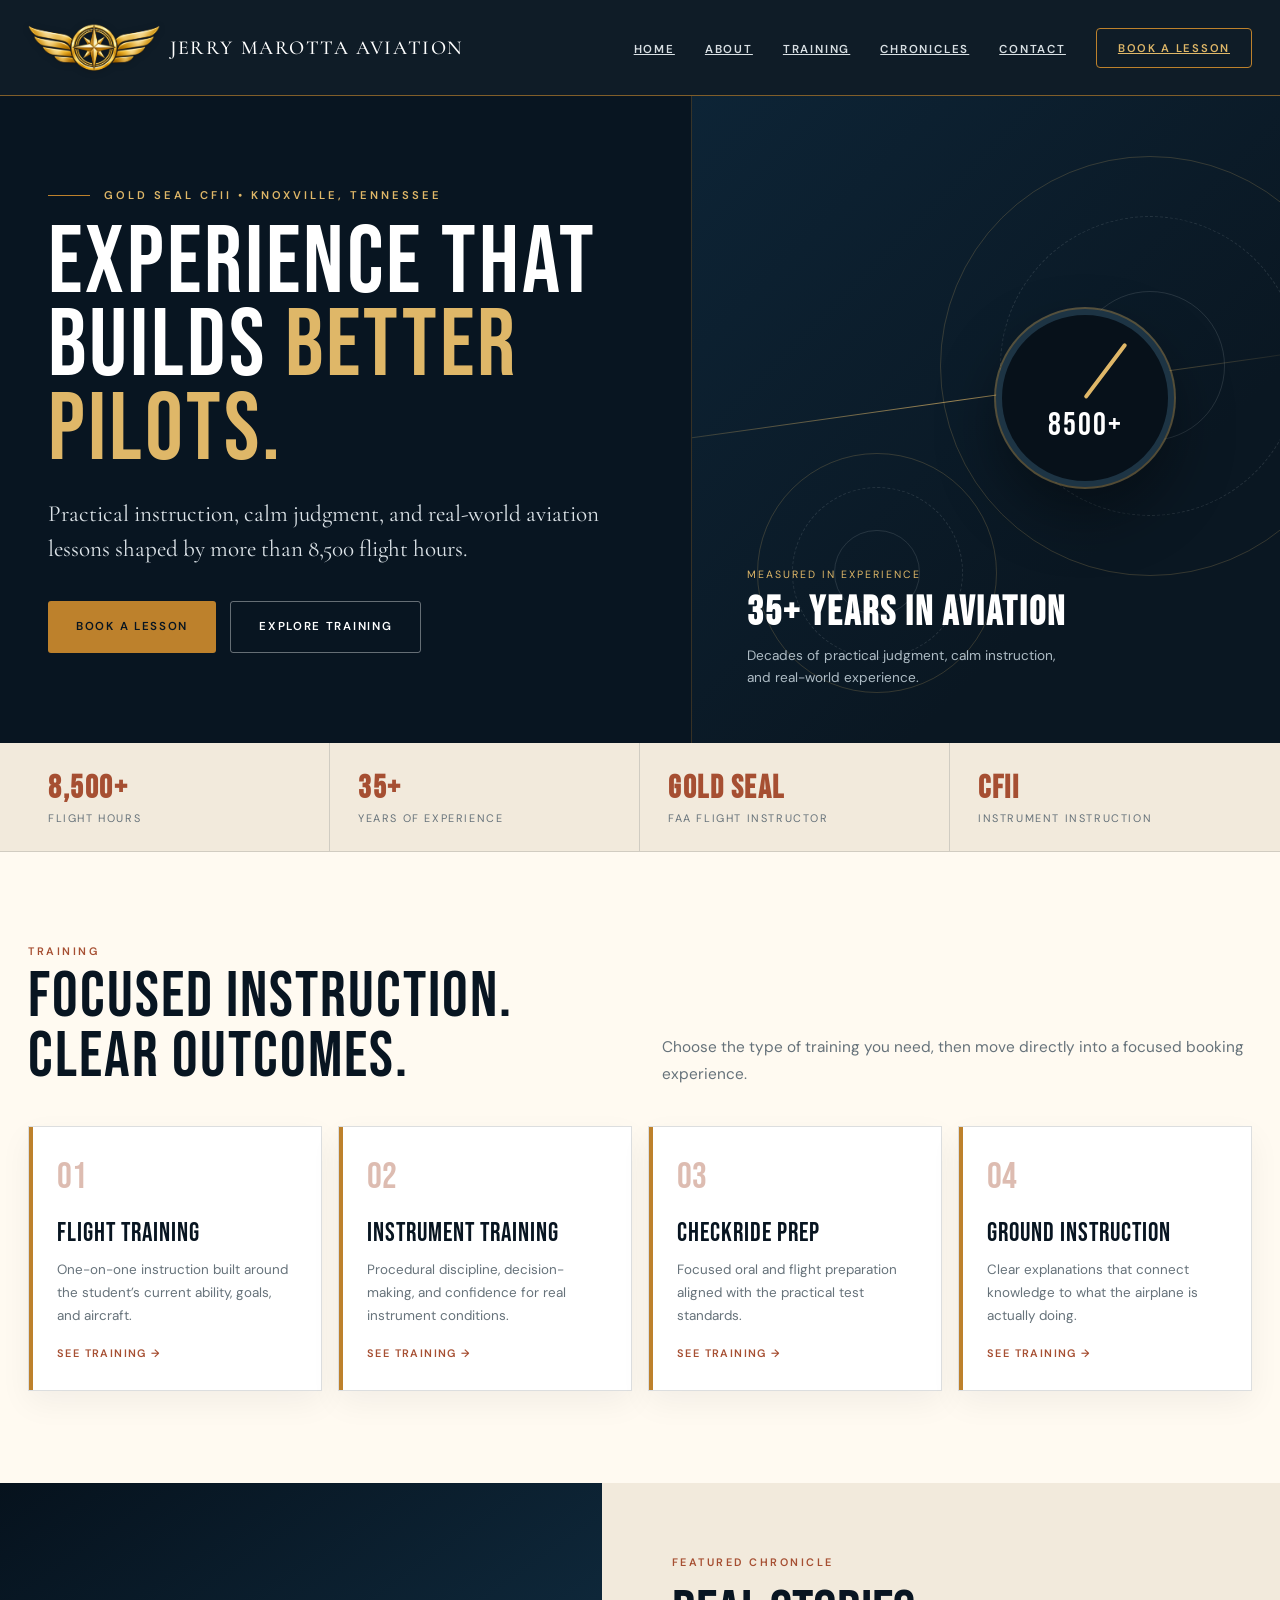
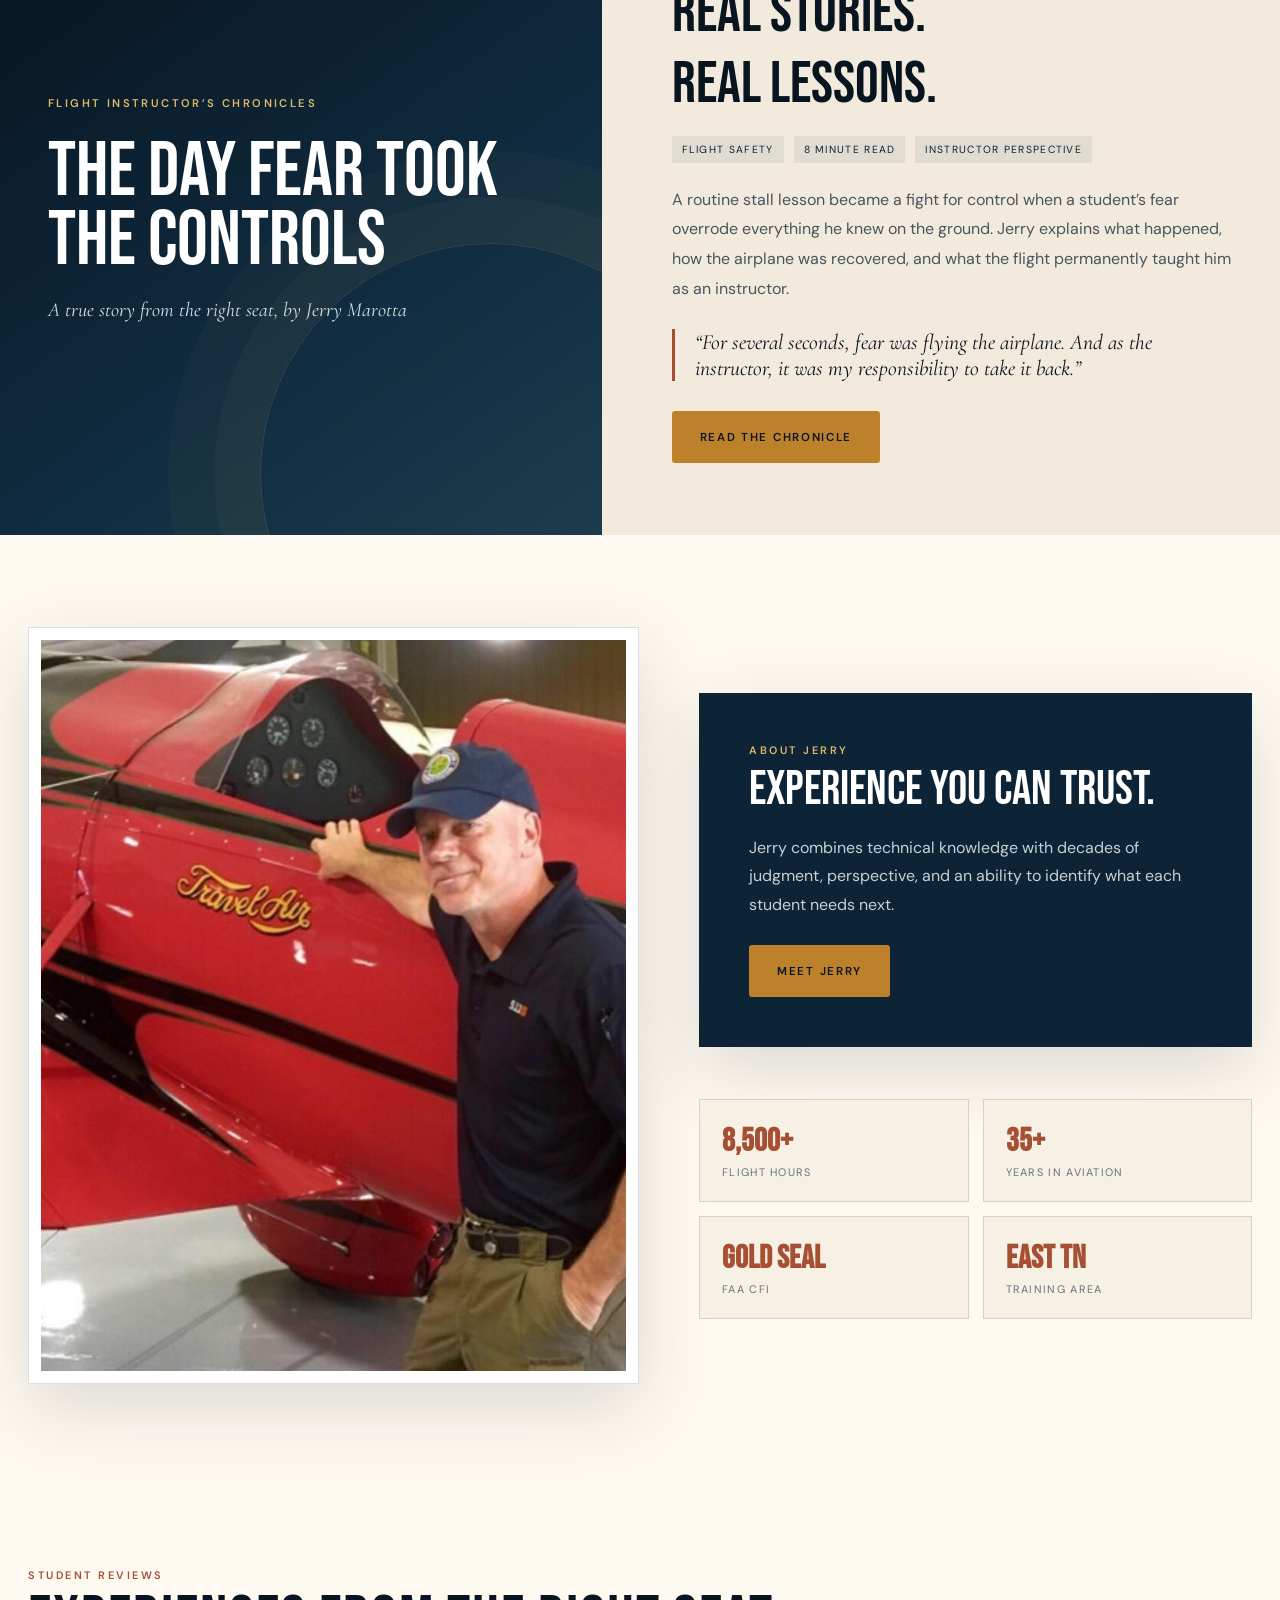
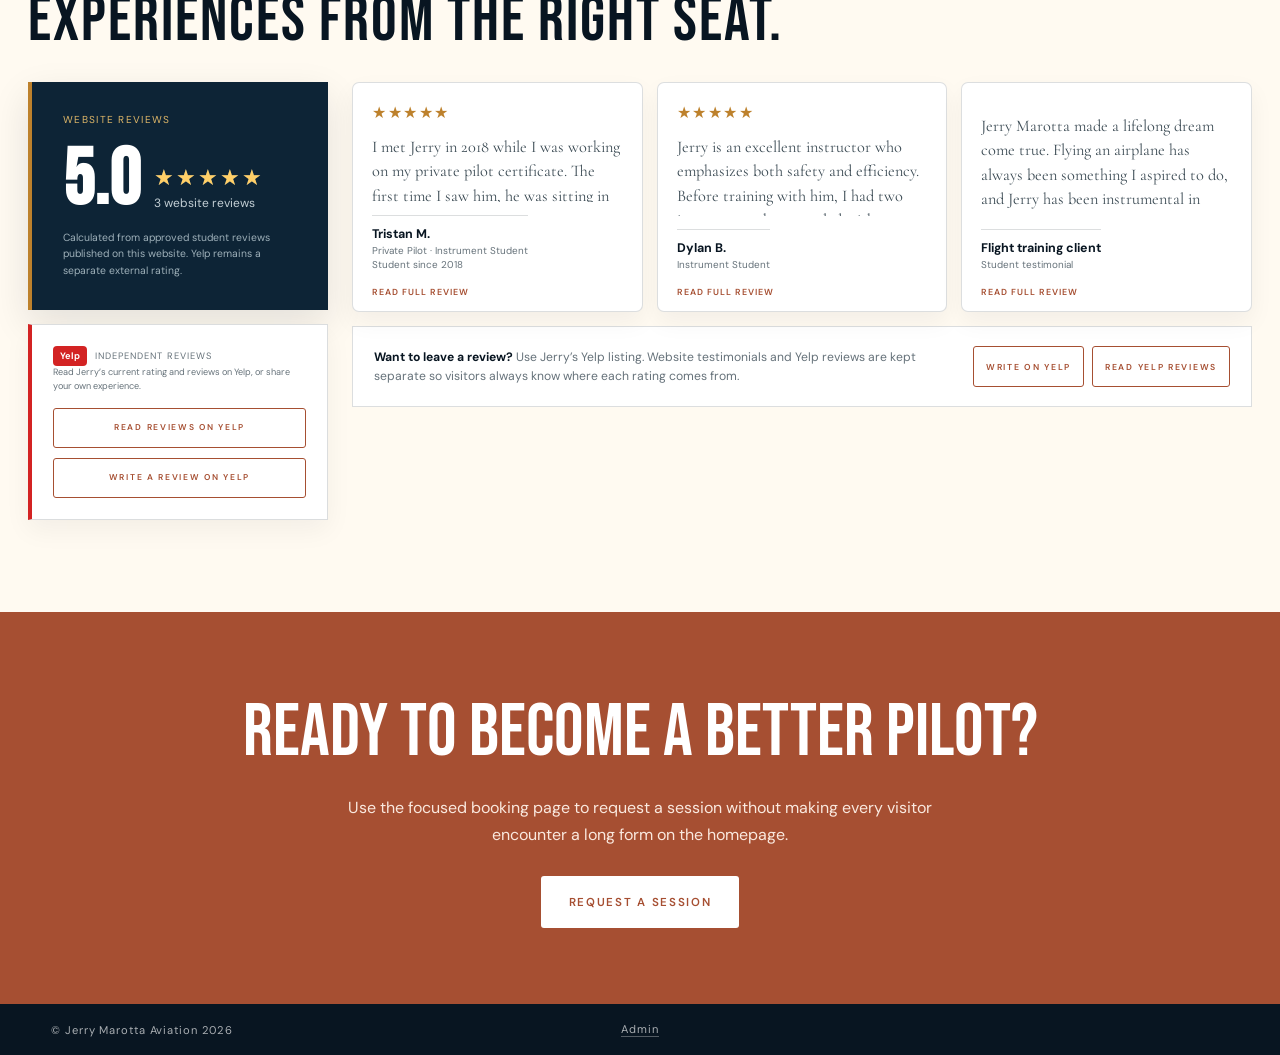
<file: index.html>
<!DOCTYPE html>
<html lang="en">
<head>
<meta charset="UTF-8">
<meta name="viewport" content="width=device-width, initial-scale=1.0, viewport-fit=cover">
<meta name="theme-color" content="#081521">
<title>Jerry Marotta | Gold Seal Flight Instructor</title>
<meta name="description" content="Gold Seal flight instruction, instrument training, checkride preparation, and Flight Instructor's Chronicles from Jerry Marotta in Knoxville, Tennessee.">
<link rel="canonical" href="https://jerrymarottaaviation.com/">
<link rel="apple-touch-icon" sizes="180x180" href="/apple-touch-icon.png">
<link rel="icon" type="image/png" sizes="32x32" href="/favicon-32x32.png">
<link rel="icon" type="image/png" sizes="16x16" href="/favicon-16x16.png">
<link rel="icon" href="/favicon.ico">
<link rel="manifest" href="/site.webmanifest">
<link rel="preconnect" href="https://fonts.googleapis.com">
<link rel="preconnect" href="https://fonts.gstatic.com" crossorigin>
<link href="https://fonts.googleapis.com/css2?family=Bebas+Neue&family=Cormorant+Garamond:ital,wght@0,500;1,500&family=DM+Sans:wght@400;500;600&display=swap" rel="stylesheet">
<link rel="stylesheet" href="/css/styles.css">
</head>
<body>
<div class="site-shell">
  <nav class="desktop-nav">
    <a class="brand" href="/" aria-label="Jerry Marotta Aviation home">
      <img class="brand-mark" src="/images/winged-compass-logo.png" alt="Jerry Marotta Aviation winged compass">
      <span class="brand-wordmark" aria-hidden="true">Jerry Marotta Aviation</span>
    </a>
    <div class="desktop-links">
      <a class="nav-btn active" href="/">Home</a>
      <a class="nav-btn" href="/about/">About</a>
      <a class="nav-btn" href="/training/">Training</a>
      <a class="nav-btn" href="/chronicles/">Chronicles</a>
      <a class="nav-btn" href="/contact/">Contact</a>
      <a class="nav-book" href="/book/">Book a Lesson</a>
    </div>
  </nav>

  <div class="mobile-top">
    <a class="brand" href="/" aria-label="Jerry Marotta Aviation home">
      <img class="brand-mark" src="/images/winged-compass-logo.png" alt="Jerry Marotta Aviation winged compass">
      <span class="brand-wordmark" aria-hidden="true">Jerry Marotta Aviation</span>
    </a>
    <button class="mobile-more-btn" id="mobile-more-btn" type="button" aria-label="Open more options" aria-expanded="false">
      <svg viewBox="0 0 24 24" aria-hidden="true"><circle cx="5" cy="12" r="1.4" fill="currentColor"/><circle cx="12" cy="12" r="1.4" fill="currentColor"/><circle cx="19" cy="12" r="1.4" fill="currentColor"/></svg>
    </button>
  </div>
  <div class="reading-progress" id="reading-progress" aria-hidden="true"><span></span></div>

  <main>
    <section class="view active" id="view-home">
      <div class="desktop-home-only">
        <div class="hero">
          <div class="hero-copy">
            <div class="eyebrow">Gold Seal CFII • Knoxville, Tennessee</div>
            <h1>Experience that builds <span>better pilots.</span></h1>
            <p class="hero-lede">Practical instruction, calm judgment, and real-world aviation lessons shaped by more than 8,500 flight hours.</p>
            <div class="hero-actions">
              <a class="btn btn-primary" href="/book/">Book a Lesson</a>
              <a class="btn btn-secondary" href="/training/">Explore Training</a>
            </div>
          </div>
          <div class="hero-visual" aria-label="Abstract aviation instrument graphic">
            <div class="horizon-line"></div>
            <div class="instrument-ring one"></div>
            <div class="instrument-ring two"></div>
            <div class="altimeter"></div>
            <div class="visual-caption"><small>Measured in experience</small><strong>35+ Years in Aviation</strong><p>Decades of practical judgment, calm instruction, and real-world experience.</p></div>
          </div>
        </div>
        <div class="credential-strip">
          <div class="credential-inner">
            <div class="credential"><strong>8,500+</strong><span>Flight Hours</span></div>
            <div class="credential"><strong>35+</strong><span>Years of Experience</span></div>
            <div class="credential"><strong>Gold Seal</strong><span>FAA Flight Instructor</span></div>
            <div class="credential"><strong>CFII</strong><span>Instrument Instruction</span></div>
          </div>
        </div>

        <section class="section training-preview">
          <div class="section-head">
            <div><div class="section-label">Training</div><h2>Focused instruction.<br>Clear outcomes.</h2></div>
            <p class="section-intro">Choose the type of training you need, then move directly into a focused booking experience.</p>
          </div>
          <div class="card-grid">
            <article class="card"><div class="card-index">01</div><h3>Flight Training</h3><p>One-on-one instruction built around the student’s current ability, goals, and aircraft.</p><a class="card-link" href="/training/">See training →</a></article>
            <article class="card"><div class="card-index">02</div><h3>Instrument Training</h3><p>Procedural discipline, decision-making, and confidence for real instrument conditions.</p><a class="card-link" href="/training/">See training →</a></article>
            <article class="card"><div class="card-index">03</div><h3>Checkride Prep</h3><p>Focused oral and flight preparation aligned with the practical test standards.</p><a class="card-link" href="/training/">See training →</a></article>
            <article class="card"><div class="card-index">04</div><h3>Ground Instruction</h3><p>Clear explanations that connect knowledge to what the airplane is actually doing.</p><a class="card-link" href="/training/">See training →</a></article>
          </div>
        </section>

        <section class="chronicle-feature">
          <div class="chronicle-cover">
            <div class="chronicle-kicker">Flight Instructor’s Chronicles</div>
            <h2>The Day Fear Took the Controls</h2>
            <div class="byline">A true story from the right seat, by Jerry Marotta</div>
          </div>
          <div class="chronicle-copy">
            <div class="section-label">Featured Chronicle</div>
            <h2 style="font-size:3.7rem;color:var(--ink)">Real stories.<br>Real lessons.</h2>
            <div class="meta"><span class="pill">Flight Safety</span><span class="pill">8 minute read</span><span class="pill">Instructor Perspective</span></div>
            <p>A routine stall lesson became a fight for control when a student’s fear overrode everything he knew on the ground. Jerry explains what happened, how the airplane was recovered, and what the flight permanently taught him as an instructor.</p>
            <div class="quote">“For several seconds, fear was flying the airplane. And as the instructor, it was my responsibility to take it back.”</div>
            <div><a class="btn btn-primary" href="/chronicles/the-day-fear-took-the-controls/">Read the Chronicle</a></div>
          </div>
        </section>

        <section class="section about-preview">
          <div class="about-photo-card">
            <img src="/images/jerry-with-plane.jpg" alt="Jerry Marotta with his Travel Air biplane">
          </div>
          <div class="about-copy-stack">
            <div class="about-panel">
              <div class="section-label" style="color:var(--gold-light)">About Jerry</div>
              <h3>Experience you can trust.</h3>
              <p>Jerry combines technical knowledge with decades of judgment, perspective, and an ability to identify what each student needs next.</p>
              <div style="margin-top:25px"><a class="btn btn-primary" href="/about/">Meet Jerry</a></div>
            </div>
            <div class="about-facts">
              <div class="fact"><strong>8,500+</strong><span>Flight Hours</span></div>
              <div class="fact"><strong>35+</strong><span>Years in Aviation</span></div>
              <div class="fact"><strong>Gold Seal</strong><span>FAA CFI</span></div>
              <div class="fact"><strong>East TN</strong><span>Training Area</span></div>
            </div>
          </div>
        </section>

        <section class="section reviews-section" aria-labelledby="reviews-heading">
          <div class="reviews-section-head">
            <div>
              <div class="section-label">Student Reviews</div>
              <h2 id="reviews-heading">Experiences from the right seat.</h2>
            </div>
          </div>

          <div class="review-system">
            <aside class="review-sidebar">
              <div class="review-summary-card">
                <div class="review-summary-label">Website reviews</div>
                <div class="review-score-row">
                  <strong class="review-average" data-review-average>5.0</strong>
                  <div>
                    <div class="review-stars" data-review-stars role="img" aria-label="5.0 out of 5 stars"><span class="review-stars-base">★★★★★</span><span class="review-stars-fill">★★★★★</span></div>
                    <div class="review-count" data-review-count>2 website reviews</div>
                  </div>
                </div>
                <p class="review-disclosure">Calculated from approved student reviews published on this website. Yelp remains a separate external rating.</p>
              </div>
              <div class="yelp-rating-card">
                <div class="yelp-rating-source"><strong>Yelp</strong><span>Live external rating</span></div>
                <div class="yelp-rating-row">
                  <strong class="yelp-live-score" data-yelp-live-rating>—</strong>
                  <div><div class="yelp-live-stars" data-yelp-live-stars role="img" aria-label="Yelp rating unavailable"><span class="yelp-live-stars-base">★★★★★</span><span class="yelp-live-stars-fill">★★★★★</span></div><div class="yelp-live-count" data-yelp-live-count>View Yelp for the current rating</div></div>
                </div>
                <div class="yelp-live-updated" data-yelp-live-updated>The public Yelp listing is always available below.</div>
                <a class="btn btn-copy" href="https://www.yelp.com/biz/jerry-marotta-alcoa" target="_blank" rel="noopener noreferrer">View Jerry on Yelp</a>
              </div>
            </aside>

            <div class="review-main">
              <div class="testimonial-grid" data-testimonial-list>
                <button class="testimonial-card" type="button" data-testimonial-id="tristan-m-student-since-2018" aria-label="Read the full review from Tristan M.">
                <div class="testimonial-stars" aria-label="5 out of 5 stars">★★★★★</div>
                <p class="testimonial-text">I met Jerry in 2018 while I was working on my private pilot certificate. The first time I saw him, he was sitting in the office playing guitar. Honestly, it made me a little nervous because he seemed so relaxed, and I wondered what kind of instructor he was going to be. Once we got into the airplane, I immediately understood. Playing guitar was simply how he relaxed before his next student arrived—and that student was me.…</p>
                <div class="testimonial-footer"><strong>Tristan M.</strong><span>Private Pilot · Instrument Student<br>Student since 2018</span></div>
              </button>
                <button class="testimonial-card" type="button" data-testimonial-id="dylan-b-instrument-student-2026" aria-label="Read the full review from Dylan B.">
                  <div class="testimonial-stars" aria-label="5 out of 5 stars">★★★★★</div>
                  <p class="testimonial-text">Jerry is an excellent instructor who emphasizes both safety and efficiency. Before training with him, I had two instructors who struggled with punctuality and communication. Jerry is always prepared, thorough, and every lesson has a clear purpose. He has a wealth of experience and tailors his instruction to each student's needs. I highly recommend him to anyone pursuing their private pilot certificate.</p>
                  <div class="testimonial-footer"><strong>Dylan B.</strong><span>Instrument Student</span></div>
                </button>
              </div>

              <section class="yelp-excerpts-section" aria-labelledby="desktop-yelp-excerpts-heading" hidden>
                <div class="yelp-excerpts-head">
                  <div>
                    <div class="section-label">From Yelp</div>
                    <h3 id="desktop-yelp-excerpts-heading">Recent Yelp excerpts</h3>
                  </div>
                  <p>Yelp provides a limited set of excerpts through its API. Website reviews above remain separate and are de-duplicated against these excerpts.</p>
                </div>
                <div class="yelp-excerpt-grid" data-yelp-excerpt-list="desktop">
                  <div class="yelp-excerpt-empty">Yelp excerpts will appear here after the Yelp API workflow runs and the connected plan allows review access.</div>
                </div>
              </section>


              <div class="yelp-external-note">
                <p><strong>Want to leave a review?</strong> Use Jerry’s Yelp listing. Website testimonials and Yelp reviews are kept separate so visitors always know where each rating comes from.</p>
                <div class="yelp-external-actions">
                  <a class="btn btn-copy" href="https://www.yelp.com/writeareview/biz/jerry-marotta-alcoa" target="_blank" rel="noopener noreferrer">Write on Yelp</a>
                  <a class="btn btn-copy" href="https://www.yelp.com/biz/jerry-marotta-alcoa" target="_blank" rel="noopener noreferrer">Read Yelp Reviews</a>
                </div>
              </div>
            </div>
          </div>
        </section>

        <section class="final-cta"><h2>Ready to become a better pilot?</h2><p>Use the focused booking page to request a session without making every visitor encounter a long form on the homepage.</p><a class="btn" style="background:white;color:var(--rust)" href="/book/">Request a Session</a></section>
      </div>

      <div class="mobile-home-only mobile-home">
        <section class="mobile-hero">
          <div class="eyebrow">Gold Seal CFII • Knoxville</div>
          <h1>Jerry<br><span style="color:var(--gold-light)">Marotta</span></h1>
          <p>Practical instruction and real-world aviation judgment shaped by more than 8,500 flight hours.</p>
          <div class="mobile-proof" aria-label="Jerry's qualifications">
            <span>Gold Seal CFI</span>
            <span>CFII</span>
            <span>8,500+ Hours</span>
          </div>
          <div class="mobile-actions">
            <a class="btn btn-primary" href="/book/">Book a Lesson</a>
            <a class="btn btn-secondary" href="/chronicles/">Stories</a>
          </div>
        </section>

        <section class="mobile-service-section">
          <div class="mobile-section-head">
            <div class="section-label">Training</div>
            <h2>Choose your next objective.</h2>
          </div>
          <div class="mobile-service-rail" aria-label="Training options">
            <a class="mobile-service-card" href="/training/">
              <small>Primary</small>
              <h3>Flight Training</h3>
              <p>Structured instruction with clear objectives, direct feedback, and lessons built around your pace.</p>
              <span class="rail-link">Explore training →</span>
            </a>
            <a class="mobile-service-card" href="/training/">
              <small>Instrument</small>
              <h3>CFII Training</h3>
              <p>Procedures, scan discipline, workload management, and sound decision-making for instrument flying.</p>
              <span class="rail-link">Explore training →</span>
            </a>
            <a class="mobile-service-card" href="/training/">
              <small>Practical Test</small>
              <h3>Checkride Prep</h3>
              <p>Focused oral and flight preparation based on the standards and the areas that need attention.</p>
              <span class="rail-link">Explore training →</span>
            </a>
            <a class="mobile-service-card" href="/training/">
              <small>Knowledge</small>
              <h3>Ground Instruction</h3>
              <p>Clear explanations that connect weather, systems, regulations, and aerodynamics to real flying.</p>
              <span class="rail-link">Explore training →</span>
            </a>
          </div>
          <div class="rail-hint">Swipe to compare training options.</div>
        </section>

        <section class="mobile-block">
          <div class="section-label">Featured Chronicle</div>
          <h2>Lessons that stay with you.</h2>
          <article class="mobile-story">
            <small>Flight Safety • 8 min read</small>
            <h3>The Day Fear Took the Controls</h3>
            <p>A stall lesson, a student frozen in panic, and the moment an instructor had to take command back.</p>
            <a class="btn btn-primary" href="/chronicles/the-day-fear-took-the-controls/">Read the Story</a>
          </article>
        </section>

        <section class="mobile-block alt">
          <div class="section-label">At a Glance</div>
          <h2>Experience that matters.</h2>
          <div class="mobile-credentials">
            <div class="mobile-credential"><strong>8,500+</strong><span>Flight Hours</span></div>
            <div class="mobile-credential"><strong>35+</strong><span>Years Aviation</span></div>
            <div class="mobile-credential"><strong>Gold Seal</strong><span>FAA Instructor</span></div>
            <div class="mobile-credential"><strong>CFII</strong><span>Instrument</span></div>
          </div>
        </section>

        <section class="mobile-review-section" aria-labelledby="mobile-reviews-heading">
          <div class="section-label">Student Reviews</div>
          <h2 id="mobile-reviews-heading">Experiences from the right seat.</h2>

          <div class="mobile-review-summary">
            <div class="review-summary-label">Website reviews</div>
            <div class="review-score-row">
              <strong class="review-average" data-review-average>5.0</strong>
              <div>
                <div class="review-stars" data-review-stars role="img" aria-label="5.0 out of 5 stars">
                  <span class="review-stars-base">★★★★★</span>
                  <span class="review-stars-fill">★★★★★</span>
                </div>
                <div class="review-count" data-review-count>2 website reviews</div>
              </div>
            </div>
            <p class="review-disclosure">Website reviews are approved before publication. Yelp maintains its own separate rating.</p>
            <div class="review-summary-actions">
              <a class="btn btn-secondary" href="https://www.yelp.com/biz/jerry-marotta-alcoa" target="_blank" rel="noopener noreferrer">Read Reviews on Yelp</a>
            </div>
          </div>

          <div class="mobile-yelp-live">
            <div class="yelp-rating-source"><strong>Yelp</strong><span>Live external rating</span></div>
            <div class="yelp-rating-row"><strong class="yelp-live-score" data-yelp-live-rating>—</strong><div><div class="yelp-live-stars" data-yelp-live-stars role="img" aria-label="Yelp rating unavailable"><span class="yelp-live-stars-base">★★★★★</span><span class="yelp-live-stars-fill">★★★★★</span></div><div class="yelp-live-count" data-yelp-live-count>View Yelp for the current rating</div></div></div>
            <div class="yelp-live-updated" data-yelp-live-updated>The public Yelp listing is always available below.</div>
            <a class="btn btn-copy" href="https://www.yelp.com/biz/jerry-marotta-alcoa" target="_blank" rel="noopener noreferrer">View Yelp Rating</a>
          </div>

          <section class="mobile-yelp-excerpts" aria-labelledby="mobile-yelp-excerpts-heading" hidden>
            <div class="yelp-excerpts-head">
              <div class="section-label">From Yelp</div>
              <h3 id="mobile-yelp-excerpts-heading">Recent Yelp excerpts</h3>
              <p>Shown only when Yelp makes excerpts available through the connected API plan.</p>
            </div>
            <div class="yelp-excerpt-grid" data-yelp-excerpt-list="mobile">
              <div class="yelp-excerpt-empty">Yelp excerpts will appear here after synchronization.</div>
            </div>
          </section>

          <div class="mobile-testimonial-list" data-testimonial-list>
            <button class="testimonial-card" type="button" data-testimonial-id="tristan-m-student-since-2018" aria-label="Read the full review from Tristan M.">
                <div class="testimonial-stars" aria-label="5 out of 5 stars">★★★★★</div>
                <p class="testimonial-text">I met Jerry in 2018 while I was working on my private pilot certificate. The first time I saw him, he was sitting in the office playing guitar. Honestly, it made me a little nervous because he seemed so relaxed, and I wondered what kind of instructor he was going to be. Once we got into the airplane, I immediately understood. Playing guitar was simply how he relaxed before his next student arrived—and that student was me.…</p>
                <div class="testimonial-footer"><strong>Tristan M.</strong><span>Private Pilot · Instrument Student<br>Student since 2018</span></div>
              </button>
              <button class="testimonial-card" type="button" data-testimonial-id="dylan-b-instrument-student-2026" aria-label="Read the full review from Dylan B.">
                <div class="testimonial-stars" aria-label="5 out of 5 stars">★★★★★</div>
                <p class="testimonial-text">Jerry is an excellent instructor who emphasizes both safety and efficiency. Before training with him, I had two instructors who struggled with punctuality and communication. Jerry is always prepared, thorough, and every lesson has a clear purpose. He has a wealth of experience and tailors his instruction to each student's needs. I highly recommend him to anyone pursuing their private pilot certificate.</p>
                <div class="testimonial-footer"><strong>Dylan B.</strong><span>Instrument Student</span></div>
              </button>
          </div>


          <div class="mobile-review-yelp">
            <p><strong>Want to leave a review?</strong> Use Jerry’s Yelp listing. Yelp ratings are not combined with the website average.</p>
            <div class="mobile-review-yelp-actions">
              <a class="btn btn-copy" href="https://www.yelp.com/writeareview/biz/jerry-marotta-alcoa" target="_blank" rel="noopener noreferrer">Write on Yelp</a>
              <a class="btn btn-copy" href="https://www.yelp.com/biz/jerry-marotta-alcoa" target="_blank" rel="noopener noreferrer">Read Yelp</a>
            </div>
          </div>
        </section>

        <section class="mobile-cta">
          <h3>Ready to train?</h3>
          <p>Complete a short request. On mobile, the site opens your native Messages app with everything ready to send.</p>
          <a class="btn" style="background:white;color:var(--rust)" href="/book/">Request a Session</a>
        </section>
      </div>
    </section>

    <section class="view" id="view-about">
      <div class="about-page-hero">
        <div class="about-page-copy">
          <div class="section-label">About Jerry — In His Own Words</div>
          <h1>I don’t just teach people to fly. I teach them to think.</h1>
          <div class="about-page-subline">From teaching martial arts and restoring muscle cars to creating aviators.</div>

          <p>I have spent more than 35 years in aviation and logged more than 8,500 flight hours, but the part of this work that has meant the most to me has always been teaching.</p>

          <p>Long before I became a flight instructor, I taught martial arts. I enjoyed helping students develop discipline, work through frustration, and grow into something they did not yet believe they could become. Later, after earning my commercial pilot certificate, I became friends with an Air Force colonel who was also a flight instructor. Flying with him convinced me that the same things I valued in teaching martial arts belonged in aviation.</p>

          <blockquote class="about-page-hero-quote">“I switched from restoring muscle cars to creating aviators.”</blockquote>

          <div class="about-page-signature">Jerry Marotta</div>
          <div class="about-page-role">FAA Gold Seal Flight Instructor · CFII</div>
        </div>

        <div class="about-page-photo">
          <img src="/images/jerry-with-plane.jpg" alt="Jerry Marotta standing beside his red Travel Air biplane" loading="lazy" decoding="async">
        </div>
      </div>

      <div class="about-page-stats">
        <div class="about-page-stat"><strong>8,500+</strong><span>Flight Hours</span></div>
        <div class="about-page-stat"><strong>35+</strong><span>Years in Aviation</span></div>
        <div class="about-page-stat"><strong>Gold Seal</strong><span>FAA Flight Instructor</span></div>
        <div class="about-page-stat"><strong>CFII</strong><span>Instrument Instructor</span></div>
      </div>

      <div class="about-story-wrap">
        <div class="about-story-grid">
          <article class="about-story-card">
            <div class="section-label">Why I Became an Instructor</div>
            <h2>Teaching was already part of who I was.</h2>

            <p>When I began flying with that Air Force colonel, I had recently reached the commercial-pilot level. He was an instructor as well as a military aviator, and the time I spent flying with him changed the direction of my career. He showed me that instructing was not simply demonstrating maneuvers. It was helping another person develop judgment, discipline, and confidence.</p>

            <p>I decided to pursue my flight-instructor certificate. Once I began instructing, I liked it so much that I changed careers. I moved away from restoring muscle cars and committed myself to developing pilots.</p>

            <blockquote class="about-story-pullquote">The machine still matters—but now the real work is helping the person in the other seat grow.</blockquote>
          </article>

          <article class="about-story-card dark">
            <div class="section-label" style="color:var(--gold-light)">How I Teach</div>
            <h2>Safety first. Then make it enjoyable.</h2>

            <p>I do not believe every student should be taught in exactly the same way. When someone is struggling, my responsibility is to recognize where the understanding broke down and change the lesson until the idea makes sense.</p>

            <ul class="about-philosophy-list">
              <li>I explain why a lesson matters and how it applies outside the training environment.</li>
              <li>I want pilots to ask questions instead of pretending they understand.</li>
              <li>I teach students to pause, evaluate the risk, and think before committing to a flight.</li>
              <li>I give honest feedback without taking the enjoyment out of aviation.</li>
            </ul>
          </article>

          <article class="about-story-card wide">
            <div class="section-label">What the Gold Seal Means to Me</div>
            <h2>A title tied directly to student success.</h2>

            <p>Right after I started flight instructing, I learned about the FAA Gold Seal standard. That caught my attention because it was not simply another written test or another line on a certificate. The recognition was connected to a high level of instructional activity, deeper ground-instructor qualifications, and the actual performance of the students an instructor prepared.</p>

            <p>I decided to make the Gold Seal one of my first major goals. I expanded my instrument knowledge, added an instrument ground-instructor certificate, and worked under the pressure of preparing a large group of students for their practical tests. I reached the Gold Seal standard during my first year as a new instructor, and I was extremely proud of it.</p>

            <ul class="about-gold-standard" aria-label="FAA Gold Seal qualification standards">
              <li><strong>Advanced credentials</strong>A commercial pilot certificate with an instrument rating—or an airline transport pilot certificate.</li>
              <li><strong>Ground instruction</strong>An advanced or instrument ground-instructor rating.</li>
              <li><strong>Student results</strong>At least 10 applicants recommended within 24 calendar months, with at least 80 percent passing on their first attempt, or qualifying equivalent examiner activity.</li>
            </ul>

            <p>To me, the seal represents responsibility. When I recommend someone for a practical test, I am placing my name behind that pilot’s preparation. Passing matters, but building a pilot who can think and make safe decisions after the checkride matters even more.</p>

            <div class="about-faa-note">
              <span>Formal qualification summary based on the FAA’s current Gold Seal guidance.</span>
              <a href="https://www.faa.gov/documentLibrary/media/Advisory_Circular/AC_61-65K.pdf" target="_blank" rel="noopener noreferrer">View FAA AC 61-65K</a>
            </div>
          </article>

          <article class="about-story-card wide">
            <div class="section-label">The Students Behind the Seal</div>
            <h2>The lessons went both directions.</h2>

            <div class="about-nobu-story">
              <div>
                <p>Many of the students I trained during that first year came from Japan. The language barrier could make instruction challenging, but those students brought an extraordinary amount of dedication, gratitude, and hard work. Teaching them forced me to become a clearer and more adaptable instructor.</p>

                <p>One student, Nobu, surprised me during our first cross-country lesson. His navigation was so strong that I briefly wondered whether the FAA had sent someone to evaluate me. I later learned that he had retired from the Japanese military after serving as a navigator aboard a P-3 Orion maritime patrol aircraft.</p>

                <p>As Christmas approached, Nobu was running out of time to complete his training before returning to Japan. I told him we would stay as late as necessary, and we studied for his oral examination until midnight. He completed the process and returned home as a pilot.</p>

                <p>Later, he sent me a photograph of himself with his family while wearing his military uniform, medals, and decorations. I wish I still knew where that photograph was, but I have never forgotten what it represented.</p>
              </div>

              <aside class="about-nobu-aside">
                <strong>Why that moment stayed with me</strong>
                <p>A certificate is a piece of paper. What matters is seeing a student return home carrying a new ability, a new confidence, and something they worked hard to earn.</p>
              </aside>
            </div>
          </article>

          <section class="about-page-cta">
            <div>
              <h2>Tell me where you are in your flying.</h2>
              <p>Whether you are beginning, returning after time away, preparing for a checkride, or moving into instrument flying, I will build the instruction around the pilot you are today and the pilot you are working to become.</p>
            </div>
            <a class="btn" href="/book/">Book a Lesson</a>
          </section>
        </div>
      </div>
    </section>

    <section class="view" id="view-training">
      <header class="page-hero">
        <div class="section-label">Training</div>
        <h1>Instruction built around the pilot.</h1>
        <p>Jerry’s approach starts with safety, keeps flying enjoyable, and adapts the training plan when a pilot needs a different explanation or method for something to finally click.</p>
      </header>

      <div class="page-content">
        <div class="training-list desktop-training-list">
          <article class="training-item">
            <div class="num">01</div>
            <div class="training-item-copy">
              <h3>Primary &amp; Proficiency Flight Training</h3>
              <div class="training-item-meta">
                <span>Safety First</span>
                <span>Discovery to Advanced</span>
                <span>Your Aircraft or Rental</span>
              </div>
              <p>Flight training is for anyone who wants to become safer, sharper, and more comfortable in the airplane. Jerry works with first-time students, private pilots returning after time away, and experienced or commercial pilots who want to rebuild proficiency in aircraft such as the Cessna 172.</p>
              <ul class="training-item-list">
                <li>Discovery flights and first lessons for new students</li>
                <li>Private-pilot training and maneuver proficiency</li>
                <li>Rusty-pilot refreshers and return-to-flying sessions</li>
                <li>Confidence, aircraft control, judgment, and safe decision-making</li>
              </ul>
              <div class="training-item-action">
                <button class="btn btn-primary training-request" data-training-value="Flight Training Lesson">Request Flight Training</button>
              </div>
            </div>
          </article>

          <article class="training-item">
            <div class="num">02</div>
            <div class="training-item-copy">
              <h3>Instrument Training &amp; IPCs</h3>
              <div class="training-item-meta">
                <span>Full Rating</span>
                <span>Instrument Proficiency Check</span>
                <span>Step-by-Step</span>
              </div>
              <p>Instrument flying can feel like learning a new language. Jerry starts slowly and builds understanding in manageable pieces, especially when pilots are making the transition from colorful VFR charts to dense IFR plates, procedures, symbols, and new cockpit workload.</p>
              <ul class="training-item-list">
                <li>Full instrument-rating instruction</li>
                <li>Instrument Proficiency Checks for rated pilots</li>
                <li>Approach procedures, clearances, charts, and cockpit organization</li>
                <li>Workload management and staying ahead of the airplane</li>
              </ul>
              <div class="training-item-action">
                <button class="btn btn-primary training-request" data-training-value="Instrument Training">Request Instrument Training</button>
              </div>
            </div>
          </article>

          <article class="training-item">
            <div class="num">03</div>
            <div class="training-item-copy">
              <h3>Checkride Preparation</h3>
              <div class="training-item-meta">
                <span>Mock Oral</span>
                <span>Mock Flight</span>
                <span>Review &amp; Polish</span>
              </div>
              <p>Jerry can run a complete mock checkride or focus on the areas that need final review. The goal is not simply memorizing enough to pass. It is identifying weak areas, understanding the standards, and entering the practical test able to explain decisions and fly with confidence.</p>
              <ul class="training-item-list">
                <li>Mock oral examinations and scenario-based questions</li>
                <li>Mock flight portions and maneuver evaluation</li>
                <li>Technical review, knowledge-gap identification, and final polish</li>
                <li>Preparation tailored to the certificate or rating being pursued</li>
              </ul>
              <div class="training-item-action">
                <button class="btn btn-primary training-request" data-training-value="Checkride Preparation">Request Checkride Prep</button>
              </div>
            </div>
          </article>

          <article class="training-item">
            <div class="num">04</div>
            <div class="training-item-copy">
              <h3>In-Person Ground Instruction</h3>
              <div class="training-item-meta">
                <span>One-on-One</span>
                <span>In Person</span>
                <span>Built Around You</span>
              </div>
              <p>Jerry teaches the full range of ground topics and changes his explanation when the first method does not connect. Instead of pushing ahead while a student is lost, he identifies where the understanding breaks down and approaches the subject from another direction.</p>
              <ul class="training-item-list">
                <li>Aerodynamics, weather, navigation, systems, and regulations</li>
                <li>Instrument charts, procedures, and oral-exam preparation</li>
                <li>Dedicated ground sessions or ground instruction paired with flying</li>
                <li>Currently offered in person; virtual instruction may be added later</li>
              </ul>
              <div class="training-item-action">
                <button class="btn btn-primary training-request" data-training-value="Ground School Session">Request Ground Instruction</button>
              </div>
            </div>
          </article>

          <aside class="training-location-note">
            <div>
              <h3>Jerry meets the pilot and the airplane.</h3>
              <p>As an independent instructor, Jerry can meet pilots who own an aircraft or who have arranged a rental. Training is conducted in the aircraft being flown, subject to its condition, documentation, insurance requirements, and Jerry’s familiarity and comfort with the aircraft.</p>
              <p style="margin-top:9px"><strong>Common East Tennessee meeting areas include:</strong></p>
            </div>
            <div class="training-location-airports" aria-label="Common training airports">
              <span>TYS</span>
              <span>DKX</span>
              <span>GKT</span>
              <span>MMI</span>
              <span>MOR</span>
              <span>RZR</span>
              <span>By Arrangement</span>
            </div>
          </aside>
        </div>

        <div class="mobile-training-list">
          <details class="mobile-training-card">
            <summary>
              <span class="mobile-training-number">01</span>
              <span class="mobile-training-title"><strong>Primary &amp; Proficiency</strong><span>Discovery flights through rusty-pilot refreshers</span></span>
              <span class="mobile-training-chevron">＋</span>
            </summary>
            <div class="mobile-training-detail">
              <p>Jerry works with brand-new students, private pilots returning after time away, and experienced pilots who want to rebuild confidence or proficiency in an aircraft such as the Cessna 172.</p>
              <div class="training-focus">
                <strong>Jerry’s priority</strong>
                <span>Safety comes first. The second priority is keeping flying enjoyable so the pilot stays engaged and continues learning.</span>
              </div>
              <ul>
                <li>Discovery flights and first lessons</li>
                <li>Private-pilot training and maneuver practice</li>
                <li>Rusty-pilot and return-to-flying sessions</li>
                <li>Training in the pilot’s owned or rented aircraft</li>
              </ul>
              <button class="btn btn-primary training-request" data-training-value="Flight Training Lesson">Request This Training</button>
            </div>
          </details>

          <details class="mobile-training-card">
            <summary>
              <span class="mobile-training-number">02</span>
              <span class="mobile-training-title"><strong>Instrument Training</strong><span>Full ratings and Instrument Proficiency Checks</span></span>
              <span class="mobile-training-chevron">＋</span>
            </summary>
            <div class="mobile-training-detail">
              <p>Jerry slows the transition from VFR to IFR down into manageable steps. Charts, procedures, symbols, approaches, and cockpit workload are introduced without burying the pilot in everything at once.</p>
              <div class="training-focus">
                <strong>How he teaches it</strong>
                <span>Start with the foundation, make sure it is understood, then add complexity as the pilot becomes ready for it.</span>
              </div>
              <ul>
                <li>Full instrument-rating instruction</li>
                <li>Instrument Proficiency Checks</li>
                <li>Approach charts, clearances, and procedures</li>
                <li>Workload management and staying ahead of the airplane</li>
              </ul>
              <button class="btn btn-primary training-request" data-training-value="Instrument Training">Request This Training</button>
            </div>
          </details>

          <details class="mobile-training-card">
            <summary>
              <span class="mobile-training-number">03</span>
              <span class="mobile-training-title"><strong>Checkride Preparation</strong><span>Mock checkrides, review, and final polish</span></span>
              <span class="mobile-training-chevron">＋</span>
            </summary>
            <div class="mobile-training-detail">
              <p>Preparation can be as complete as a mock oral and mock flight, or as focused as reviewing technical weak points and polishing the areas that need attention before the practical test.</p>
              <div class="training-focus">
                <strong>What the session targets</strong>
                <span>Knowledge, judgment, communication, maneuver standards, and the pilot’s ability to remain composed while being evaluated.</span>
              </div>
              <ul>
                <li>Mock oral examinations</li>
                <li>Mock flight portions</li>
                <li>Scenario-based questions and technical review</li>
                <li>Final review and confidence-building</li>
              </ul>
              <button class="btn btn-primary training-request" data-training-value="Checkride Preparation">Request This Training</button>
            </div>
          </details>

          <details class="mobile-training-card">
            <summary>
              <span class="mobile-training-number">04</span>
              <span class="mobile-training-title"><strong>Ground Instruction</strong><span>In-person, one-on-one knowledge development</span></span>
              <span class="mobile-training-chevron">＋</span>
            </summary>
            <div class="mobile-training-detail">
              <p>Jerry can cover the full range of ground topics. When a student is struggling, he changes the explanation and the training plan instead of repeating the same method and hoping it eventually works.</p>
              <div class="training-focus">
                <strong>Built around the student</strong>
                <span>The goal is to identify exactly where the concept stopped making sense and approach it in a way that helps it finally click.</span>
              </div>
              <ul>
                <li>Aerodynamics, weather, systems, navigation, and regulations</li>
                <li>Instrument procedures and chart interpretation</li>
                <li>Oral-exam and knowledge-test preparation</li>
                <li>Currently offered in person</li>
              </ul>
              <button class="btn btn-primary training-request" data-training-value="Ground School Session">Request This Training</button>
            </div>
          </details>

          <aside class="mobile-training-note">
            <strong>Meet Jerry at the airplane.</strong>
            <p>Jerry can instruct in a pilot’s owned or rented aircraft and regularly meets students around East Tennessee, including TYS, DKX, GKT, MMI, MOR, and RZR. Other airports may be arranged directly with him.</p>
          </aside>
        </div>
      </div>
    </section>

    <section class="view" id="view-chronicles">
      <header class="chronicles-banner">
        <img src="/images/Chronicles.png" alt="The Instructor's Chronicles — True Stories from the Right Seat, by Jerry Marotta">
      </header>
      <div class="page-content"><div class="chronicles-grid">
        <article class="story-card"><div class="story-card-cover"><small>Flight Safety • Featured Chronicle</small><h2>The Day Fear Took the Controls</h2></div><div class="story-card-body"><p>A student knew the recovery procedure in the classroom. In the airplane, fear took over. Jerry recounts the spin, the struggle for the controls, and the lessons he carried into every flight afterward.</p><div style="margin-top:22px"><a class="btn btn-primary" href="/chronicles/the-day-fear-took-the-controls/">Read the Story</a></div></div></article>
        <aside class="sidebar"><h3>Built to grow.</h3><p>This archive begins with Jerry’s first published Chronicle. New stories can be added here as he shares them, while the homepage continues to feature only the latest work.</p></aside>
      </div></div>
    </section>

    <section class="view" id="view-article">
      <div class="article-mobile-bar">
        <a type="button" href="/chronicles/">← Chronicles</a>
        <span>8 minute read</span>
      </div>
      <header class="page-hero"><div class="section-label">Flight Instructor’s Chronicles</div><h1>The Day Fear Took the Controls</h1><p>A true account of fear, instinct, control, and the responsibilities carried by the instructor in the right seat.</p></header>
      <div class="page-content"><article class="article">
        <div class="article-kicker">By Jerry Marotta • Flight Safety • Instructor Perspective</div>
        <h1>The Day Fear Took the Controls</h1>
        <div class="article-deck">Everything happened in seconds.</div>
        <p>Everything happened in seconds.</p>
        <p>I was flying with a student, working on stalls. We had covered the procedure before the flight. He knew what the airplane was expected to do, what the stall would feel like, and how he was supposed to recover.</p>
        <p>At least, he knew it in the classroom.</p>
        <p>That is one of the first things instructors learn. A student can explain a maneuver perfectly while sitting safely on the ground and still react very differently when the nose suddenly drops below the horizon.</p>
        <p>As the stall broke, the nose naturally dropped.</p>
        <p>That sight terrified him.</p>
        <p>Instead of relaxing the back pressure as we had practiced, he pulled back on the controls with every ounce of strength he had.</p>
        <p>That was the first mistake.</p>
        <p>When an airplane stalls, the wing has exceeded its critical angle of attack. Pulling farther back does not keep the airplane from descending. It increases the angle of attack and keeps the wing stalled. The instinct is understandable. The ground appears to be rising toward you, so every part of your body tells you to pull away from it.</p>
        <p>But in a stall, that instinct can kill you.</p>
        <p>At the same time, he pushed the rudder in the wrong direction.</p>
        <p>The airplane rolled.</p>
        <p>The wing quit flying.</p>
        <p>We entered a spin.</p>
        <p>I immediately reached over to recover the airplane, but the yoke would not move. It felt as though it had been welded in place.</p>
        <p>For a split second, I could not understand why the controls were not responding. Then I looked at my student.</p>
        <p>His eyes were enormous.</p>
        <p>His arms were locked perfectly straight, every muscle in his body rigid. His hands were clamped around the controls in a death grip. One leg was driving the rudder pedal to the floor with all the strength he could muster.</p>
        <p>He was not trying to fly anymore.</p>
        <p>He was frozen in panic.</p>
        <p>From an instructor’s perspective, that changed the nature of the emergency completely. The airplane itself was responding exactly as expected to the control inputs it was being given. The real problem was that the person making those inputs could no longer hear, reason, or respond.</p>
        <p>I told him to release the controls.</p>
        <p>He did not respond.</p>
        <p>I tried to take the airplane from him, but he pulled harder. His entire body had become part of the control system, and fear had given him a level of strength I had not expected.</p>
        <p>The airplane continued rotating.</p>
        <p>The ground was rising rapidly.</p>
        <p>There was not time for another explanation. There was not time to talk him through the recovery again. I had seconds.</p>
        <p>I struck his arms and upper body hard enough to break his grip on the controls.</p>
        <p>It was not anger.</p>
        <p>It was not punishment.</p>
        <p>It was not an instructional technique.</p>
        <p>It was the only way I could regain control of the airplane before we ran out of altitude.</p>
        <p>The instant he released the controls, I recovered from the spin and pulled the airplane out of the ensuing dive.</p>
        <p>Then we flew away.</p>
        <p>That part of the incident has always stayed with me because the recovery itself was almost routine once I had access to the controls. The airplane was recoverable. The obstacle was the student physically preventing the correct recovery inputs.</p>
        <p>We returned to the airport and landed safely.</p>
        <p>Only later did I ask him why he had finally let go.</p>
        <p>His answer caught me completely off guard.</p>
        <blockquote>He said, “The only reason I released the controls was because I knew you had three black belts in martial arts. I thought you were like Chuck Norris, and for one split second, I was more afraid of you than I was of hitting the ground.”</blockquote>
        <p>I have no idea whether that was entirely true.</p>
        <p>What I do know is that he released the controls, I recovered the airplane, and both of us walked away.</p>
        <p>Back at the flight school, I told the story to the World War II Corsair pilot who had taught me aerobatics.</p>
        <p>I explained how desperate the situation had become. I told him that when I realized the student was not going to release the controls voluntarily, I had decided I would do whatever was necessary to get him off them before we hit the ground.</p>
        <p>He listened without interrupting.</p>
        <p>When I finished, he looked at me quietly for a moment.</p>
        <p>Then he asked one question.</p>
        <p class="dialogue">“Were you prepared to do that?”</p>
        <p class="dialogue">“Yes,” I answered.</p>
        <p>He nodded once.</p>
        <p>There was nothing more to say.</p>
        <h2 class="article-subhead">That flight taught me several lessons as an instructor.</h2>
        <p>The first was that knowledge and reaction are not the same thing. My student knew the stall-recovery procedure, but when confronted with the actual sight and sensation of the nose dropping, fear overrode his training.</p>
        <p>The second was that an instructor must guard the controls during any maneuver in which a student’s incorrect reaction could quickly become dangerous. You do not wait until the airplane has fully departed controlled flight to become involved. You watch the student’s posture, grip, breathing, and control pressure. A rigid arm or tightening grip can be the first warning that the student is no longer processing the lesson normally.</p>
        <p>The third was that altitude is not merely a number on the altimeter. It is time. Every second of delay consumes it. Every attempt to reason with a panicked student consumes more of it. An instructor must know when verbal instruction has failed and when immediate intervention is required.</p>
        <h2 class="article-subhead">The student’s technical mistakes were straightforward.</h2>
        <p>He maintained excessive back pressure after the stall.</p>
        <p>He applied incorrect rudder.</p>
        <p>He became rigid on the controls.</p>
        <p>But the deeper mistake was allowing fear to replace judgment.</p>
        <p>That is what made the event dangerous.</p>
        <p>This is not a story about an instructor hitting a student.</p>
        <p>It is a story about what can happen when a student’s survival instinct produces exactly the wrong control inputs, and when the instructor must regain command of the airplane before the situation becomes unrecoverable.</p>
        <p>The airplane was still capable of flying.</p>
        <p>The student was still capable of surviving.</p>
        <p>But for several seconds, fear was flying the airplane.</p>
        <p>And as the instructor, it was my responsibility to take it back.</p>
        <div class="booking-note"><strong>Safety note:</strong> This personal account is presented for educational and storytelling purposes. It is not a substitute for instruction from a qualified flight instructor, an aircraft flight manual, or FAA-approved training guidance.</div>
        <div style="margin-top:35px"><a class="btn btn-primary" href="/chronicles/">Back to Chronicles</a></div>
        <div class="article-end-actions">
          <a class="btn btn-primary" href="/book/">Train With Jerry</a>
          <a class="btn btn-copy" href="/chronicles/">Back to Chronicles</a>
        </div>
      </article></div>
    </section>

    <section class="view" id="view-book">
      <header class="page-hero">
        <div class="section-label">Book a Lesson</div>
        <h1>Request a focused training session.</h1>
        <p>Mobile requests open directly in your native Messages app. Desktop requests download a tentative calendar invite and open in your default email application.</p>
      </header>
      <div class="page-content">
        <div class="booking-layout">
          <aside class="contact-card">
            <h3>Simple, direct booking.</h3>
            <p>Tell Jerry what you need, choose a preferred date and airport, then review the request before your phone opens Messages.</p>
            <div class="contact-links">
              <a href="mailto:jerry.marotta@hotmail.com">jerry.marotta@hotmail.com</a>
              <a href="sms:8657247251">(865) 724-7251</a>
            </div>
            <div class="booking-note"><strong id="device-flow-heading">Your device flow</strong><br><span id="device-flow-copy">The send method will be selected automatically for your device.</span></div>
          </aside>

          <form class="form-card" id="booking-form">
            <div class="mobile-booking-progress" aria-label="Booking progress">
              <button class="booking-progress-item active" type="button" data-booking-step="1"><span>1</span><small>Your Info</small></button>
              <button class="booking-progress-item" type="button" data-booking-step="2"><span>2</span><small>Lesson</small></button>
              <button class="booking-progress-item" type="button" data-booking-step="3"><span>3</span><small>Review</small></button>
            </div>

            <div class="form-grid">
              <div class="booking-step active" data-step="1">
                <div class="field"><label for="fname">First name *</label><input id="fname" name="fname" placeholder="Jane" autocomplete="given-name" enterkeyhint="next" required></div>
                <div class="field"><label for="lname">Last name</label><input id="lname" name="lname" placeholder="Smith" autocomplete="family-name" enterkeyhint="next"></div>
                <div class="field"><label for="phone">Your phone *</label><input id="phone" name="phone" type="tel" placeholder="(865) 555-0100" autocomplete="tel" inputmode="tel" enterkeyhint="next" required></div>
                <div class="field"><label for="email">Email</label><input id="email" name="email" type="email" placeholder="jane@example.com" autocomplete="email" inputmode="email" enterkeyhint="next"></div>
                <div class="wizard-actions">
                  <button class="btn btn-primary" type="button" data-booking-next="2">Continue</button>
                </div>
              </div>

              <div class="booking-step" data-step="2">
                <div class="field full"><label for="session-type">Training type *</label>
                  <select id="session-type" name="session-type" required>
                    <option value="">Choose a session type</option>
                    <option value="Flight Training Lesson">Flight Training Lesson</option>
                    <option value="Instrument Training">Instrument Training</option>
                    <option value="Discovery / Intro Flight">Discovery / Intro Flight</option>
                    <option value="Ground School Session">Ground School Session</option>
                    <option value="Checkride Preparation">Checkride Preparation</option>
                    <option value="other">Other</option>
                  </select>
                </div>
                <div class="field full other-field" id="other-session-field"><label for="other-session">Describe the session *</label><input id="other-session" name="other-session" placeholder="Describe what you are looking for"></div>

                <div class="field"><label for="preferred-date">Preferred date *</label><input id="preferred-date" name="preferred-date" type="date" required></div>
                <div class="field"><label for="preferred-time">Preferred time</label>
                  <select id="preferred-time" name="preferred-time">
                    <option value="">Choose a time</option>
                    <option>Early Morning (7-9 AM)</option>
                    <option>Morning (9 AM-12 PM)</option>
                    <option>Afternoon (12-4 PM)</option>
                    <option>Late Afternoon (4-7 PM)</option>
                    <option>Flexible</option>
                  </select>
                </div>

                <div class="field full"><label for="meet-airport">Requesting to meet at *</label>
                  <select id="meet-airport" name="meet-airport" required>
                    <option value="">Choose an airport</option>
                    <option value="TYS — McGhee Tyson Airport (Alcoa)">TYS — McGhee Tyson Airport (Alcoa)</option>
                    <option value="Signature Air — McGhee Tyson (TYS)">Signature Air — McGhee Tyson (TYS)</option>
                    <option value="DKX — Knoxville Downtown Island Airport">DKX — Knoxville Downtown Island Airport</option>
                    <option value="MMI — McMinn County Airport (Athens)">MMI — McMinn County Airport (Athens)</option>
                    <option value="GKT — Gatlinburg-Pigeon Forge Airport">GKT — Gatlinburg-Pigeon Forge Airport</option>
                    <option value="RVL — Rockwood Municipal Airport">RVL — Rockwood Municipal Airport</option>
                    <option value="MOR — Moore-Murrell Airport (Morristown)">MOR — Moore-Murrell Airport (Morristown)</option>
                    <option value="other">Other airport</option>
                  </select>
                </div>
                <div class="field full other-field" id="other-airport-field"><label for="other-airport">Airport name or identifier *</label><input id="other-airport" name="other-airport" placeholder="Example: KCSV, Crossville"></div>

                <div class="field"><label for="duration">Session duration</label>
                  <select id="duration" name="duration">
                    <option value="2">2 Hours (standard)</option>
                    <option value="3">3 Hours</option>
                    <option value="4">4 Hours</option>
                    <option value="5">5 Hours</option>
                    <option value="6">6 Hours (full day)</option>
                  </select>
                </div>
                <div class="field"><label for="experience">Experience level</label>
                  <select id="experience" name="experience">
                    <option value="">Choose a level</option>
                    <option>No flight experience</option>
                    <option>Student pilot (in training)</option>
                    <option>Private Pilot Certificate holder</option>
                    <option>Instrument rated</option>
                    <option>Commercial / ATP</option>
                  </select>
                </div>
                <div class="wizard-actions">
                  <button class="btn wizard-back" type="button" data-booking-back="1">Back</button>
                  <button class="btn btn-primary" type="button" data-booking-next="3">Review</button>
                </div>
              </div>

              <div class="booking-step" data-step="3">
                <div class="field full"><label for="message">Additional notes</label><textarea id="message" name="message" placeholder="Tell Jerry what you are working toward"></textarea></div>

                <div class="request-preview">
                  <div class="request-preview-label">Preview of your request</div>
                  <div class="request-preview-text" id="request-preview-text">Fill in the form to preview the message Jerry will receive.</div>
                </div>

                <div class="form-actions">
                  <button class="btn btn-primary" id="booking-submit" type="submit">Send Request</button>
                  <button class="btn btn-copy" id="copy-request" type="button">Copy Request</button>
                </div>
                <div class="form-status" id="form-status" role="status" aria-live="polite"></div>

                <div class="wizard-actions">
                  <button class="btn wizard-back" type="button" data-booking-back="2">Back to Lesson Details</button>
                </div>
              </div>
            </div>
          </form>
        </div>
      </div>
    </section>

    <section class="view" id="view-contact">
      <header class="page-hero">
        <div class="section-label">Contact</div>
        <h1>Reach Jerry directly.</h1>
        <p>Use the booking page for lesson requests or reach Jerry directly when you need a quick response.</p>
      </header>
      <div class="page-content">
        <div class="booking-layout">
          <div class="contact-card">
            <h3>Jerry Marotta Aviation</h3>
            <p>Knoxville, Tennessee<br>Gold Seal Flight Instructor and CFII</p>
            <div class="contact-actions">
              <a class="contact-action" href="mailto:jerry.marotta@hotmail.com"><strong>Email</strong><span>jerry.marotta@hotmail.com</span></a>
              <a class="contact-action" href="sms:8657247251"><strong>Text</strong><span>(865) 724-7251</span></a>
            </div>
          </div>
          <div class="form-card">
            <div class="section-label">Best for lesson requests</div>
            <h2 style="font-size:3rem;color:var(--ink)">Use the booking page.</h2>
            <p style="color:var(--muted);line-height:1.75;margin:14px 0 22px">On mobile, the booking page prepares a native text message. On desktop, it prepares an email and downloads a tentative calendar invite.</p>
            <a class="btn btn-primary" href="/book/">Book a Lesson</a>
          </div>
        </div>
      </div>
    </section>
  </main>

  <footer class="site-footer"><p class="footer-copyright">© Jerry Marotta Aviation 2026</p><a class="footer-admin" href="/admin/" aria-label="Administrator sign in">Admin</a><span class="footer-spacer" aria-hidden="true"></span></footer>

  <dialog class="review-dialog" id="review-dialog" aria-labelledby="review-dialog-name">
    <div class="review-dialog-shell">
      <div class="review-dialog-head"><div><div class="review-dialog-stars" id="review-dialog-stars"></div><strong id="review-dialog-name">Student Review</strong><span id="review-dialog-relationship"></span></div><button class="review-dialog-close" type="button" id="review-dialog-close" aria-label="Close review">×</button></div>
      <div class="review-dialog-body"><p class="review-dialog-text" id="review-dialog-text"></p>
        <a class="btn btn-copy" id="review-dialog-link" href="#" target="_blank" rel="noopener noreferrer" style="display:none;margin-top:20px">Read on Yelp</a></div>
    </div>
  </dialog>

  <nav class="mobile-bottom" aria-label="Mobile navigation">
    <a class="active" aria-label="Home" href="/">
      <svg viewBox="0 0 24 24" aria-hidden="true"><path d="M3.5 11.5 12 4l8.5 7.5"/><path d="M5.5 10.2V20h5v-5h3v5h5v-9.8"/></svg>
      <span>Home</span>
    </a>
    <a aria-label="Training" href="/training/">
      <svg viewBox="0 0 24 24" aria-hidden="true"><path d="M3 19 12 5l9 14"/><path d="M7.5 19 12 12l4.5 7"/></svg>
      <span>Training</span>
    </a>
    <a class="mobile-book" aria-label="Book a lesson" href="/book/">
      <span class="mobile-book-icon"><svg viewBox="0 0 24 24" aria-hidden="true"><path d="M12 5v14M5 12h14"/></svg></span>
      <span>Book</span>
    </a>
    <a aria-label="Chronicles" href="/chronicles/">
      <svg viewBox="0 0 24 24" aria-hidden="true"><path d="M6 4h12v16H6z"/><path d="M9 8h6M9 12h6M9 16h4"/></svg>
      <span>Chronicles</span>
    </a>
    <a aria-label="Contact" href="/contact/">
      <svg viewBox="0 0 24 24" aria-hidden="true"><path d="M3.5 6.5h17v11h-17z"/><path d="m4.5 7.5 7.5 6 7.5-6"/></svg>
      <span>Contact</span>
    </a>
  </nav>

  <div class="mobile-sheet-backdrop" id="mobile-sheet-backdrop"></div>
  <aside class="mobile-sheet" id="mobile-sheet" aria-hidden="true" aria-label="More options">
    <div class="mobile-sheet-handle"></div>
    <div class="mobile-sheet-head">
      <strong>More</strong>
      <button class="mobile-sheet-close" id="mobile-sheet-close" type="button" aria-label="Close more options">×</button>
    </div>
    <div class="mobile-sheet-grid">
      <a class="mobile-sheet-action" href="/about/"><strong>About Jerry</strong><span>Experience, credentials, and background</span></a>
      <a class="mobile-sheet-action" href="/chronicles/"><strong>Chronicles</strong><span>True stories from the right seat</span></a>
      <a class="mobile-sheet-action" href="mailto:jerry.marotta@hotmail.com"><strong>Email Jerry</strong><span>Open your email application</span></a>
      <a class="mobile-sheet-action" href="sms:8657247251"><strong>Text Jerry</strong><span>Open your native Messages app</span></a>
      <a class="mobile-sheet-action" href="https://www.yelp.com/biz/jerry-marotta-alcoa" target="_blank" rel="noopener noreferrer"><strong>Yelp Reviews</strong><span>Read Jerry’s public Yelp reviews</span></a>
    </div>
  </aside>
</div>
<script src="/js/app.js"></script>
</body>
</html>
</file>
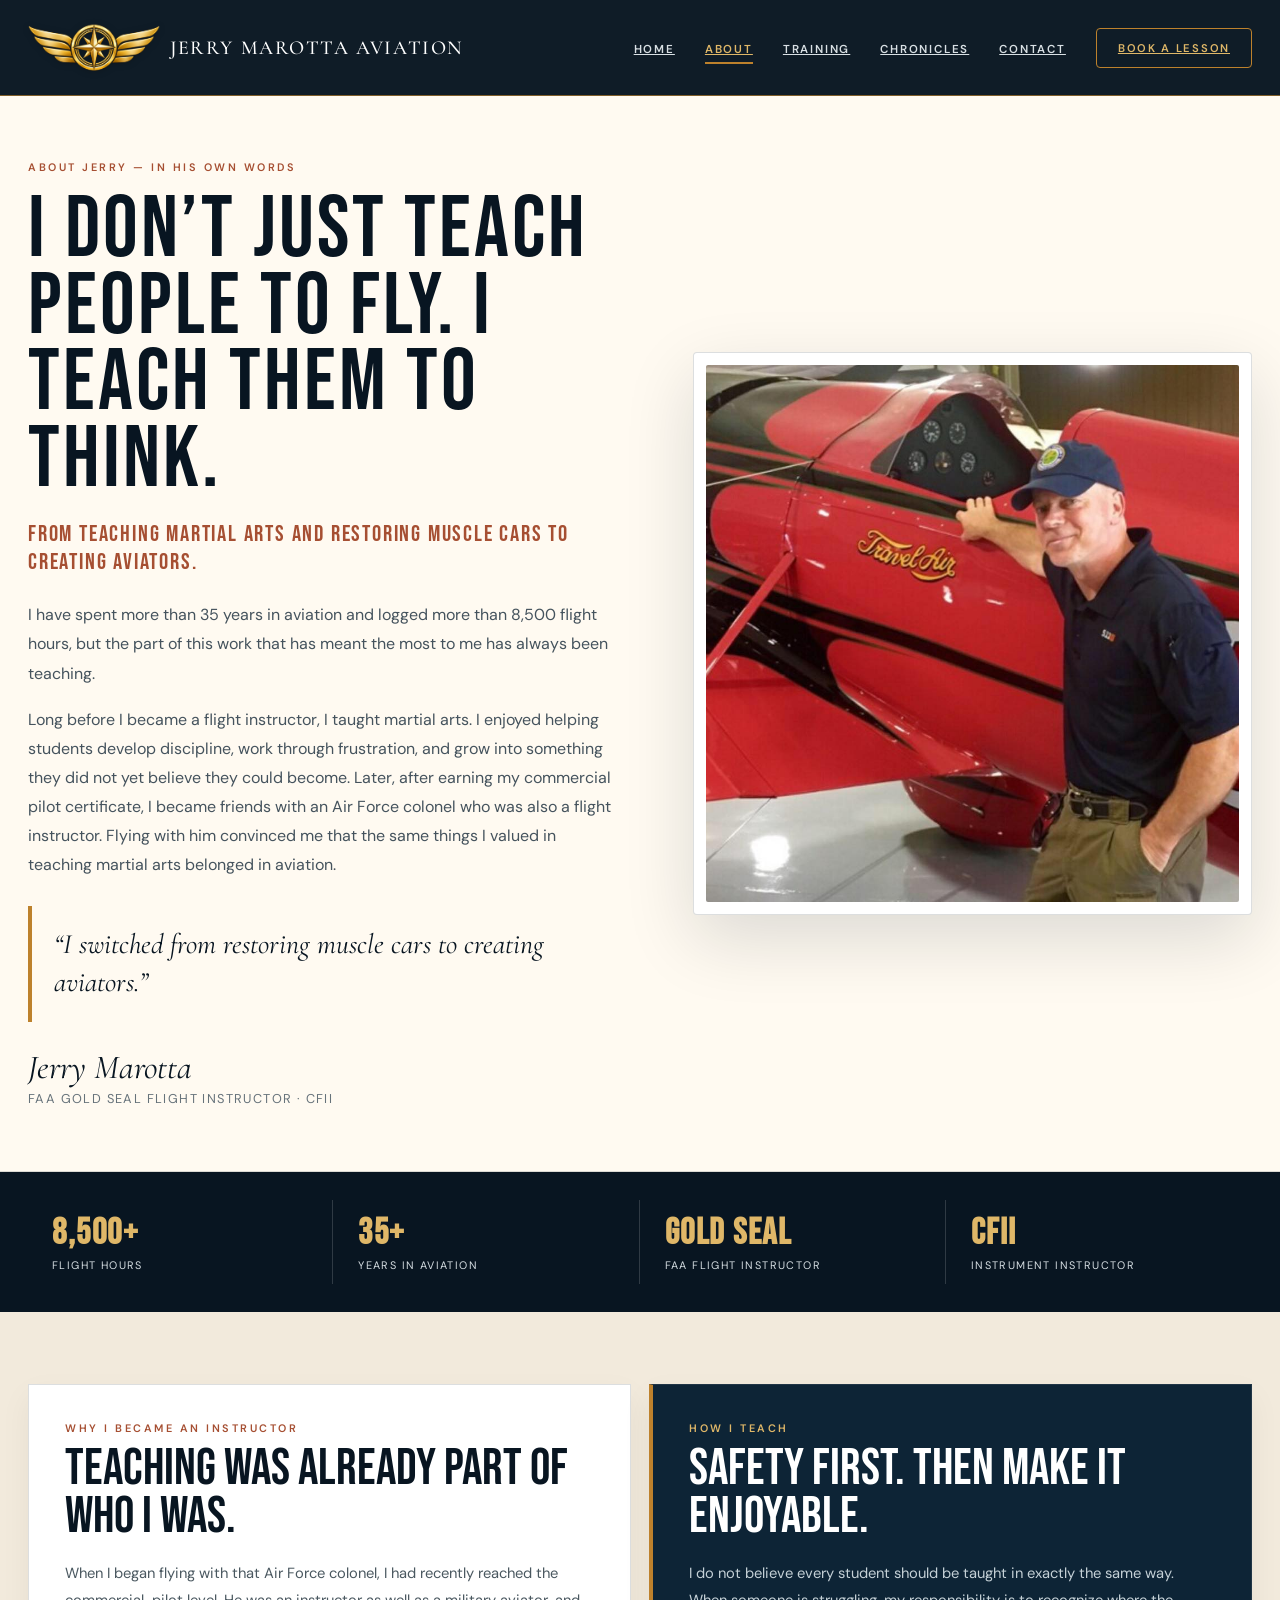
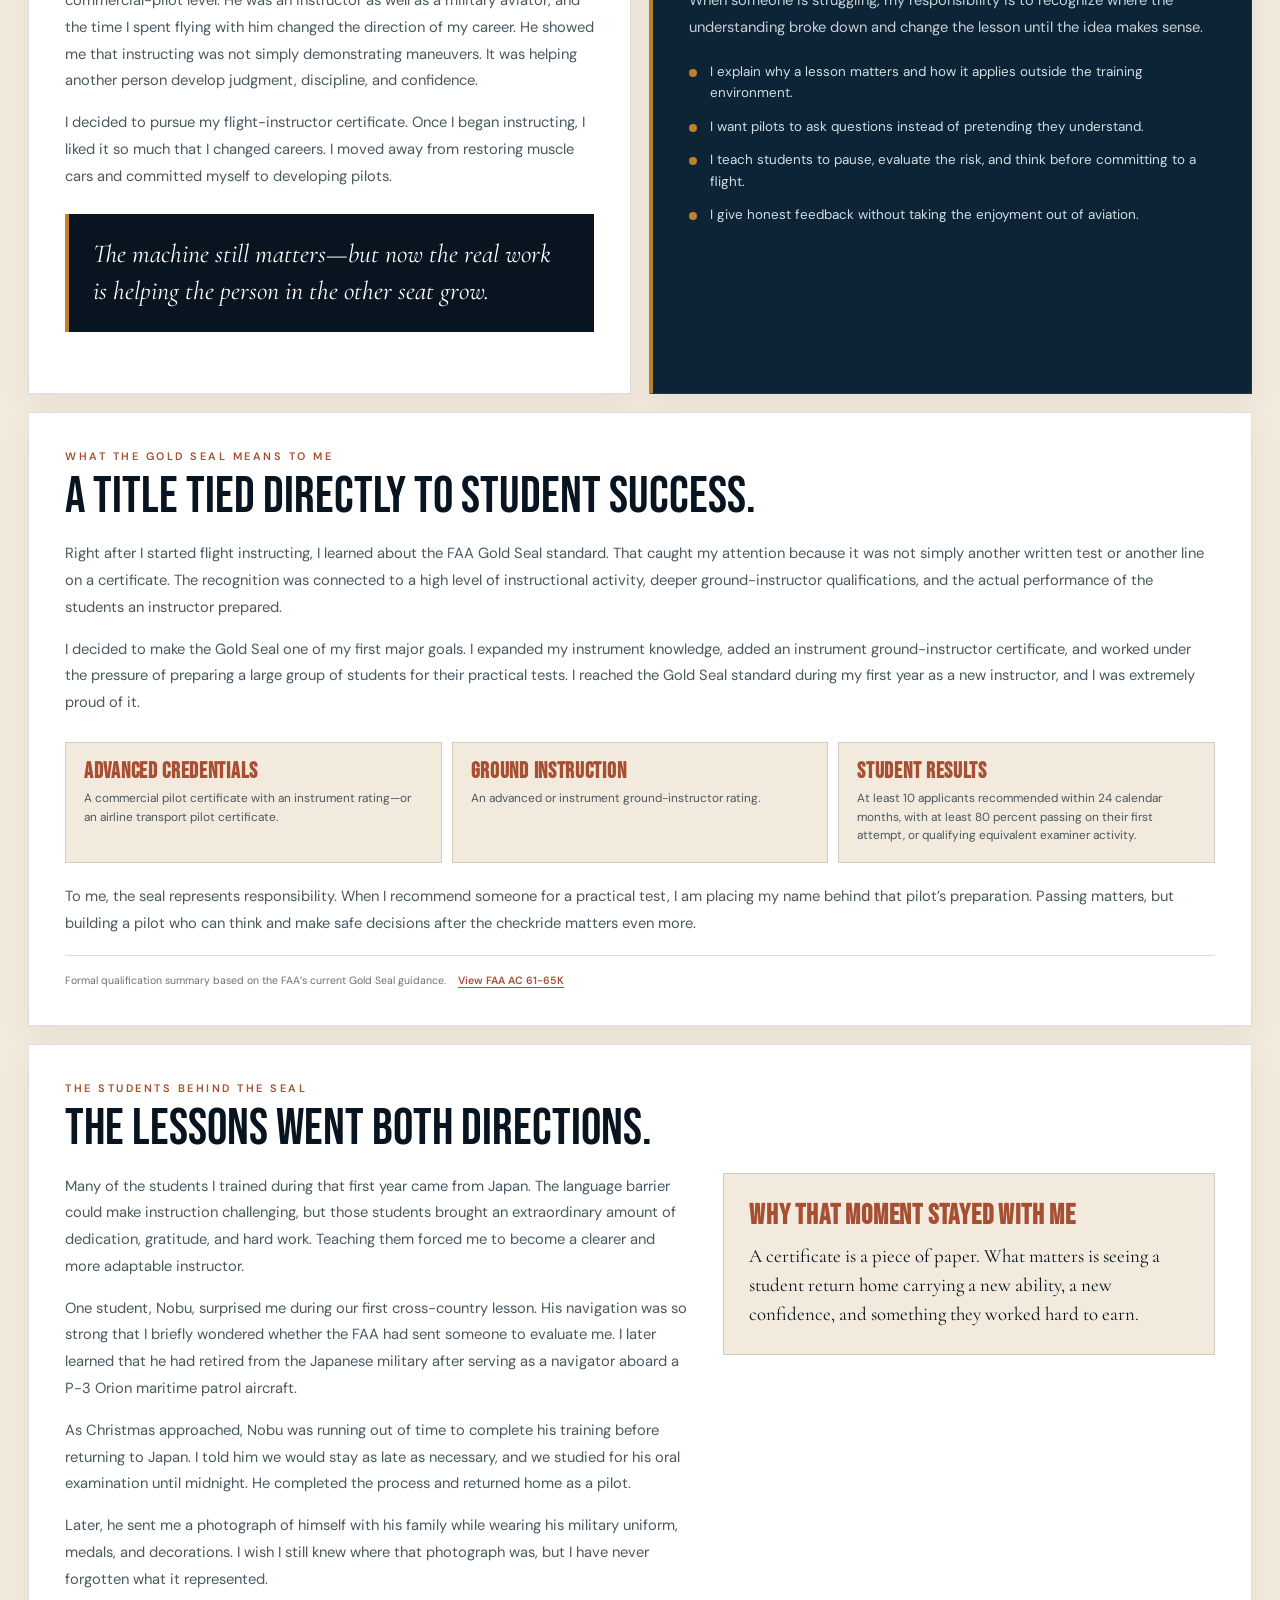
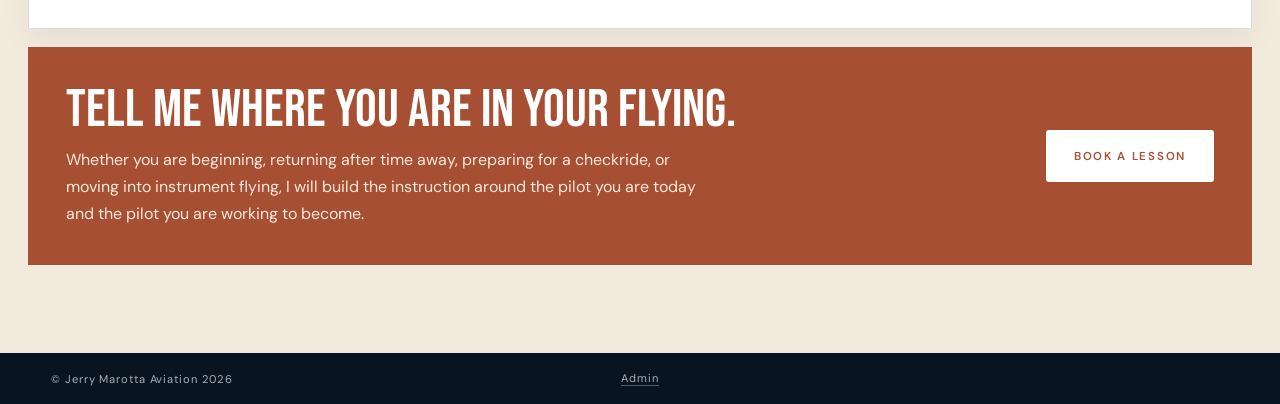
<file: about/index.html>
<!DOCTYPE html>
<html lang="en">
<head>
<meta charset="UTF-8">
<meta name="viewport" content="width=device-width, initial-scale=1.0, viewport-fit=cover">
<meta name="theme-color" content="#081521">
<title>Jerry Marotta | Gold Seal Flight Instructor</title>
<meta name="description" content="Gold Seal flight instruction, instrument training, checkride preparation, and Flight Instructor's Chronicles from Jerry Marotta in Knoxville, Tennessee.">
<link rel="canonical" href="https://jerrymarottaaviation.com/">
<link rel="apple-touch-icon" sizes="180x180" href="/apple-touch-icon.png">
<link rel="icon" type="image/png" sizes="32x32" href="/favicon-32x32.png">
<link rel="icon" type="image/png" sizes="16x16" href="/favicon-16x16.png">
<link rel="icon" href="/favicon.ico">
<link rel="manifest" href="/site.webmanifest">
<link rel="preconnect" href="https://fonts.googleapis.com">
<link rel="preconnect" href="https://fonts.gstatic.com" crossorigin>
<link href="https://fonts.googleapis.com/css2?family=Bebas+Neue&family=Cormorant+Garamond:ital,wght@0,500;1,500&family=DM+Sans:wght@400;500;600&display=swap" rel="stylesheet">
<link rel="stylesheet" href="/css/styles.css">
</head>
<body>
<div class="site-shell">
  <nav class="desktop-nav">
    <a class="brand" href="/" aria-label="Jerry Marotta Aviation home">
      <img class="brand-mark" src="/images/winged-compass-logo.png" alt="Jerry Marotta Aviation winged compass">
      <span class="brand-wordmark" aria-hidden="true">Jerry Marotta Aviation</span>
    </a>
    <div class="desktop-links">
      <a class="nav-btn active" href="/">Home</a>
      <a class="nav-btn" href="/about/">About</a>
      <a class="nav-btn" href="/training/">Training</a>
      <a class="nav-btn" href="/chronicles/">Chronicles</a>
      <a class="nav-btn" href="/contact/">Contact</a>
      <a class="nav-book" href="/book/">Book a Lesson</a>
    </div>
  </nav>

  <div class="mobile-top">
    <a class="brand" href="/" aria-label="Jerry Marotta Aviation home">
      <img class="brand-mark" src="/images/winged-compass-logo.png" alt="Jerry Marotta Aviation winged compass">
      <span class="brand-wordmark" aria-hidden="true">Jerry Marotta Aviation</span>
    </a>
    <button class="mobile-more-btn" id="mobile-more-btn" type="button" aria-label="Open more options" aria-expanded="false">
      <svg viewBox="0 0 24 24" aria-hidden="true"><circle cx="5" cy="12" r="1.4" fill="currentColor"/><circle cx="12" cy="12" r="1.4" fill="currentColor"/><circle cx="19" cy="12" r="1.4" fill="currentColor"/></svg>
    </button>
  </div>
  <div class="reading-progress" id="reading-progress" aria-hidden="true"><span></span></div>

  <main>
    <section class="view" id="view-home">
      <div class="desktop-home-only">
        <div class="hero">
          <div class="hero-copy">
            <div class="eyebrow">Gold Seal CFII • Knoxville, Tennessee</div>
            <h1>Experience that builds <span>better pilots.</span></h1>
            <p class="hero-lede">Practical instruction, calm judgment, and real-world aviation lessons shaped by more than 8,500 flight hours.</p>
            <div class="hero-actions">
              <a class="btn btn-primary" href="/book/">Book a Lesson</a>
              <a class="btn btn-secondary" href="/training/">Explore Training</a>
            </div>
          </div>
          <div class="hero-visual" aria-label="Abstract aviation instrument graphic">
            <div class="horizon-line"></div>
            <div class="instrument-ring one"></div>
            <div class="instrument-ring two"></div>
            <div class="altimeter"></div>
            <div class="visual-caption"><small>Measured in experience</small><strong>35+ Years in Aviation</strong><p>Decades of practical judgment, calm instruction, and real-world experience.</p></div>
          </div>
        </div>
        <div class="credential-strip">
          <div class="credential-inner">
            <div class="credential"><strong>8,500+</strong><span>Flight Hours</span></div>
            <div class="credential"><strong>35+</strong><span>Years of Experience</span></div>
            <div class="credential"><strong>Gold Seal</strong><span>FAA Flight Instructor</span></div>
            <div class="credential"><strong>CFII</strong><span>Instrument Instruction</span></div>
          </div>
        </div>

        <section class="section training-preview">
          <div class="section-head">
            <div><div class="section-label">Training</div><h2>Focused instruction.<br>Clear outcomes.</h2></div>
            <p class="section-intro">Choose the type of training you need, then move directly into a focused booking experience.</p>
          </div>
          <div class="card-grid">
            <article class="card"><div class="card-index">01</div><h3>Flight Training</h3><p>One-on-one instruction built around the student’s current ability, goals, and aircraft.</p><a class="card-link" href="/training/">See training →</a></article>
            <article class="card"><div class="card-index">02</div><h3>Instrument Training</h3><p>Procedural discipline, decision-making, and confidence for real instrument conditions.</p><a class="card-link" href="/training/">See training →</a></article>
            <article class="card"><div class="card-index">03</div><h3>Checkride Prep</h3><p>Focused oral and flight preparation aligned with the practical test standards.</p><a class="card-link" href="/training/">See training →</a></article>
            <article class="card"><div class="card-index">04</div><h3>Ground Instruction</h3><p>Clear explanations that connect knowledge to what the airplane is actually doing.</p><a class="card-link" href="/training/">See training →</a></article>
          </div>
        </section>

        <section class="chronicle-feature">
          <div class="chronicle-cover">
            <div class="chronicle-kicker">Flight Instructor’s Chronicles</div>
            <h2>The Day Fear Took the Controls</h2>
            <div class="byline">A true story from the right seat, by Jerry Marotta</div>
          </div>
          <div class="chronicle-copy">
            <div class="section-label">Featured Chronicle</div>
            <h2 style="font-size:3.7rem;color:var(--ink)">Real stories.<br>Real lessons.</h2>
            <div class="meta"><span class="pill">Flight Safety</span><span class="pill">8 minute read</span><span class="pill">Instructor Perspective</span></div>
            <p>A routine stall lesson became a fight for control when a student’s fear overrode everything he knew on the ground. Jerry explains what happened, how the airplane was recovered, and what the flight permanently taught him as an instructor.</p>
            <div class="quote">“For several seconds, fear was flying the airplane. And as the instructor, it was my responsibility to take it back.”</div>
            <div><a class="btn btn-primary" href="/chronicles/the-day-fear-took-the-controls/">Read the Chronicle</a></div>
          </div>
        </section>

        <section class="section about-preview">
          <div class="about-photo-card">
            <img src="/images/jerry-with-plane.jpg" alt="Jerry Marotta with his Travel Air biplane">
          </div>
          <div class="about-copy-stack">
            <div class="about-panel">
              <div class="section-label" style="color:var(--gold-light)">About Jerry</div>
              <h3>Experience you can trust.</h3>
              <p>Jerry combines technical knowledge with decades of judgment, perspective, and an ability to identify what each student needs next.</p>
              <div style="margin-top:25px"><a class="btn btn-primary" href="/about/">Meet Jerry</a></div>
            </div>
            <div class="about-facts">
              <div class="fact"><strong>8,500+</strong><span>Flight Hours</span></div>
              <div class="fact"><strong>35+</strong><span>Years in Aviation</span></div>
              <div class="fact"><strong>Gold Seal</strong><span>FAA CFI</span></div>
              <div class="fact"><strong>East TN</strong><span>Training Area</span></div>
            </div>
          </div>
        </section>

        <section class="section reviews-section" aria-labelledby="reviews-heading">
          <div class="reviews-section-head">
            <div>
              <div class="section-label">Student Reviews</div>
              <h2 id="reviews-heading">Experiences from the right seat.</h2>
            </div>
          </div>

          <div class="review-system">
            <aside class="review-sidebar">
              <div class="review-summary-card">
                <div class="review-summary-label">Website reviews</div>
                <div class="review-score-row">
                  <strong class="review-average" data-review-average>5.0</strong>
                  <div>
                    <div class="review-stars" data-review-stars role="img" aria-label="5.0 out of 5 stars"><span class="review-stars-base">★★★★★</span><span class="review-stars-fill">★★★★★</span></div>
                    <div class="review-count" data-review-count>2 website reviews</div>
                  </div>
                </div>
                <p class="review-disclosure">Calculated from approved student reviews published on this website. Yelp remains a separate external rating.</p>
              </div>
              <div class="yelp-rating-card">
                <div class="yelp-rating-source"><strong>Yelp</strong><span>Live external rating</span></div>
                <div class="yelp-rating-row">
                  <strong class="yelp-live-score" data-yelp-live-rating>—</strong>
                  <div><div class="yelp-live-stars" data-yelp-live-stars role="img" aria-label="Yelp rating unavailable"><span class="yelp-live-stars-base">★★★★★</span><span class="yelp-live-stars-fill">★★★★★</span></div><div class="yelp-live-count" data-yelp-live-count>View Yelp for the current rating</div></div>
                </div>
                <div class="yelp-live-updated" data-yelp-live-updated>The public Yelp listing is always available below.</div>
                <a class="btn btn-copy" href="https://www.yelp.com/biz/jerry-marotta-alcoa" target="_blank" rel="noopener noreferrer">View Jerry on Yelp</a>
              </div>
            </aside>

            <div class="review-main">
              <div class="testimonial-grid" data-testimonial-list>
                <button class="testimonial-card" type="button" data-testimonial-id="tristan-m-student-since-2018" aria-label="Read the full review from Tristan M.">
                <div class="testimonial-stars" aria-label="5 out of 5 stars">★★★★★</div>
                <p class="testimonial-text">I met Jerry in 2018 while I was working on my private pilot certificate. The first time I saw him, he was sitting in the office playing guitar. Honestly, it made me a little nervous because he seemed so relaxed, and I wondered what kind of instructor he was going to be. Once we got into the airplane, I immediately understood. Playing guitar was simply how he relaxed before his next student arrived—and that student was me.…</p>
                <div class="testimonial-footer"><strong>Tristan M.</strong><span>Private Pilot · Instrument Student<br>Student since 2018</span></div>
              </button>
                <button class="testimonial-card" type="button" data-testimonial-id="dylan-b-instrument-student-2026" aria-label="Read the full review from Dylan B.">
                  <div class="testimonial-stars" aria-label="5 out of 5 stars">★★★★★</div>
                  <p class="testimonial-text">Jerry is an excellent instructor who emphasizes both safety and efficiency. Before training with him, I had two instructors who struggled with punctuality and communication. Jerry is always prepared, thorough, and every lesson has a clear purpose. He has a wealth of experience and tailors his instruction to each student's needs. I highly recommend him to anyone pursuing their private pilot certificate.</p>
                  <div class="testimonial-footer"><strong>Dylan B.</strong><span>Instrument Student</span></div>
                </button>
              </div>

              <section class="yelp-excerpts-section" aria-labelledby="desktop-yelp-excerpts-heading" hidden>
                <div class="yelp-excerpts-head">
                  <div>
                    <div class="section-label">From Yelp</div>
                    <h3 id="desktop-yelp-excerpts-heading">Recent Yelp excerpts</h3>
                  </div>
                  <p>Yelp provides a limited set of excerpts through its API. Website reviews above remain separate and are de-duplicated against these excerpts.</p>
                </div>
                <div class="yelp-excerpt-grid" data-yelp-excerpt-list="desktop">
                  <div class="yelp-excerpt-empty">Yelp excerpts will appear here after the Yelp API workflow runs and the connected plan allows review access.</div>
                </div>
              </section>


              <div class="yelp-external-note">
                <p><strong>Want to leave a review?</strong> Use Jerry’s Yelp listing. Website testimonials and Yelp reviews are kept separate so visitors always know where each rating comes from.</p>
                <div class="yelp-external-actions">
                  <a class="btn btn-copy" href="https://www.yelp.com/writeareview/biz/jerry-marotta-alcoa" target="_blank" rel="noopener noreferrer">Write on Yelp</a>
                  <a class="btn btn-copy" href="https://www.yelp.com/biz/jerry-marotta-alcoa" target="_blank" rel="noopener noreferrer">Read Yelp Reviews</a>
                </div>
              </div>
            </div>
          </div>
        </section>

        <section class="final-cta"><h2>Ready to become a better pilot?</h2><p>Use the focused booking page to request a session without making every visitor encounter a long form on the homepage.</p><a class="btn" style="background:white;color:var(--rust)" href="/book/">Request a Session</a></section>
      </div>

      <div class="mobile-home-only mobile-home">
        <section class="mobile-hero">
          <div class="eyebrow">Gold Seal CFII • Knoxville</div>
          <h1>Jerry<br><span style="color:var(--gold-light)">Marotta</span></h1>
          <p>Practical instruction and real-world aviation judgment shaped by more than 8,500 flight hours.</p>
          <div class="mobile-proof" aria-label="Jerry's qualifications">
            <span>Gold Seal CFI</span>
            <span>CFII</span>
            <span>8,500+ Hours</span>
          </div>
          <div class="mobile-actions">
            <a class="btn btn-primary" href="/book/">Book a Lesson</a>
            <a class="btn btn-secondary" href="/chronicles/">Stories</a>
          </div>
        </section>

        <section class="mobile-service-section">
          <div class="mobile-section-head">
            <div class="section-label">Training</div>
            <h2>Choose your next objective.</h2>
          </div>
          <div class="mobile-service-rail" aria-label="Training options">
            <a class="mobile-service-card" href="/training/">
              <small>Primary</small>
              <h3>Flight Training</h3>
              <p>Structured instruction with clear objectives, direct feedback, and lessons built around your pace.</p>
              <span class="rail-link">Explore training →</span>
            </a>
            <a class="mobile-service-card" href="/training/">
              <small>Instrument</small>
              <h3>CFII Training</h3>
              <p>Procedures, scan discipline, workload management, and sound decision-making for instrument flying.</p>
              <span class="rail-link">Explore training →</span>
            </a>
            <a class="mobile-service-card" href="/training/">
              <small>Practical Test</small>
              <h3>Checkride Prep</h3>
              <p>Focused oral and flight preparation based on the standards and the areas that need attention.</p>
              <span class="rail-link">Explore training →</span>
            </a>
            <a class="mobile-service-card" href="/training/">
              <small>Knowledge</small>
              <h3>Ground Instruction</h3>
              <p>Clear explanations that connect weather, systems, regulations, and aerodynamics to real flying.</p>
              <span class="rail-link">Explore training →</span>
            </a>
          </div>
          <div class="rail-hint">Swipe to compare training options.</div>
        </section>

        <section class="mobile-block">
          <div class="section-label">Featured Chronicle</div>
          <h2>Lessons that stay with you.</h2>
          <article class="mobile-story">
            <small>Flight Safety • 8 min read</small>
            <h3>The Day Fear Took the Controls</h3>
            <p>A stall lesson, a student frozen in panic, and the moment an instructor had to take command back.</p>
            <a class="btn btn-primary" href="/chronicles/the-day-fear-took-the-controls/">Read the Story</a>
          </article>
        </section>

        <section class="mobile-block alt">
          <div class="section-label">At a Glance</div>
          <h2>Experience that matters.</h2>
          <div class="mobile-credentials">
            <div class="mobile-credential"><strong>8,500+</strong><span>Flight Hours</span></div>
            <div class="mobile-credential"><strong>35+</strong><span>Years Aviation</span></div>
            <div class="mobile-credential"><strong>Gold Seal</strong><span>FAA Instructor</span></div>
            <div class="mobile-credential"><strong>CFII</strong><span>Instrument</span></div>
          </div>
        </section>

        <section class="mobile-review-section" aria-labelledby="mobile-reviews-heading">
          <div class="section-label">Student Reviews</div>
          <h2 id="mobile-reviews-heading">Experiences from the right seat.</h2>

          <div class="mobile-review-summary">
            <div class="review-summary-label">Website reviews</div>
            <div class="review-score-row">
              <strong class="review-average" data-review-average>5.0</strong>
              <div>
                <div class="review-stars" data-review-stars role="img" aria-label="5.0 out of 5 stars">
                  <span class="review-stars-base">★★★★★</span>
                  <span class="review-stars-fill">★★★★★</span>
                </div>
                <div class="review-count" data-review-count>2 website reviews</div>
              </div>
            </div>
            <p class="review-disclosure">Website reviews are approved before publication. Yelp maintains its own separate rating.</p>
            <div class="review-summary-actions">
              <a class="btn btn-secondary" href="https://www.yelp.com/biz/jerry-marotta-alcoa" target="_blank" rel="noopener noreferrer">Read Reviews on Yelp</a>
            </div>
          </div>

          <div class="mobile-yelp-live">
            <div class="yelp-rating-source"><strong>Yelp</strong><span>Live external rating</span></div>
            <div class="yelp-rating-row"><strong class="yelp-live-score" data-yelp-live-rating>—</strong><div><div class="yelp-live-stars" data-yelp-live-stars role="img" aria-label="Yelp rating unavailable"><span class="yelp-live-stars-base">★★★★★</span><span class="yelp-live-stars-fill">★★★★★</span></div><div class="yelp-live-count" data-yelp-live-count>View Yelp for the current rating</div></div></div>
            <div class="yelp-live-updated" data-yelp-live-updated>The public Yelp listing is always available below.</div>
            <a class="btn btn-copy" href="https://www.yelp.com/biz/jerry-marotta-alcoa" target="_blank" rel="noopener noreferrer">View Yelp Rating</a>
          </div>

          <section class="mobile-yelp-excerpts" aria-labelledby="mobile-yelp-excerpts-heading" hidden>
            <div class="yelp-excerpts-head">
              <div class="section-label">From Yelp</div>
              <h3 id="mobile-yelp-excerpts-heading">Recent Yelp excerpts</h3>
              <p>Shown only when Yelp makes excerpts available through the connected API plan.</p>
            </div>
            <div class="yelp-excerpt-grid" data-yelp-excerpt-list="mobile">
              <div class="yelp-excerpt-empty">Yelp excerpts will appear here after synchronization.</div>
            </div>
          </section>

          <div class="mobile-testimonial-list" data-testimonial-list>
            <button class="testimonial-card" type="button" data-testimonial-id="tristan-m-student-since-2018" aria-label="Read the full review from Tristan M.">
                <div class="testimonial-stars" aria-label="5 out of 5 stars">★★★★★</div>
                <p class="testimonial-text">I met Jerry in 2018 while I was working on my private pilot certificate. The first time I saw him, he was sitting in the office playing guitar. Honestly, it made me a little nervous because he seemed so relaxed, and I wondered what kind of instructor he was going to be. Once we got into the airplane, I immediately understood. Playing guitar was simply how he relaxed before his next student arrived—and that student was me.…</p>
                <div class="testimonial-footer"><strong>Tristan M.</strong><span>Private Pilot · Instrument Student<br>Student since 2018</span></div>
              </button>
              <button class="testimonial-card" type="button" data-testimonial-id="dylan-b-instrument-student-2026" aria-label="Read the full review from Dylan B.">
                <div class="testimonial-stars" aria-label="5 out of 5 stars">★★★★★</div>
                <p class="testimonial-text">Jerry is an excellent instructor who emphasizes both safety and efficiency. Before training with him, I had two instructors who struggled with punctuality and communication. Jerry is always prepared, thorough, and every lesson has a clear purpose. He has a wealth of experience and tailors his instruction to each student's needs. I highly recommend him to anyone pursuing their private pilot certificate.</p>
                <div class="testimonial-footer"><strong>Dylan B.</strong><span>Instrument Student</span></div>
              </button>
          </div>


          <div class="mobile-review-yelp">
            <p><strong>Want to leave a review?</strong> Use Jerry’s Yelp listing. Yelp ratings are not combined with the website average.</p>
            <div class="mobile-review-yelp-actions">
              <a class="btn btn-copy" href="https://www.yelp.com/writeareview/biz/jerry-marotta-alcoa" target="_blank" rel="noopener noreferrer">Write on Yelp</a>
              <a class="btn btn-copy" href="https://www.yelp.com/biz/jerry-marotta-alcoa" target="_blank" rel="noopener noreferrer">Read Yelp</a>
            </div>
          </div>
        </section>

        <section class="mobile-cta">
          <h3>Ready to train?</h3>
          <p>Complete a short request. On mobile, the site opens your native Messages app with everything ready to send.</p>
          <a class="btn" style="background:white;color:var(--rust)" href="/book/">Request a Session</a>
        </section>
      </div>
    </section>

    <section class="view active" id="view-about">
      <div class="about-page-hero">
        <div class="about-page-copy">
          <div class="section-label">About Jerry — In His Own Words</div>
          <h1>I don’t just teach people to fly. I teach them to think.</h1>
          <div class="about-page-subline">From teaching martial arts and restoring muscle cars to creating aviators.</div>

          <p>I have spent more than 35 years in aviation and logged more than 8,500 flight hours, but the part of this work that has meant the most to me has always been teaching.</p>

          <p>Long before I became a flight instructor, I taught martial arts. I enjoyed helping students develop discipline, work through frustration, and grow into something they did not yet believe they could become. Later, after earning my commercial pilot certificate, I became friends with an Air Force colonel who was also a flight instructor. Flying with him convinced me that the same things I valued in teaching martial arts belonged in aviation.</p>

          <blockquote class="about-page-hero-quote">“I switched from restoring muscle cars to creating aviators.”</blockquote>

          <div class="about-page-signature">Jerry Marotta</div>
          <div class="about-page-role">FAA Gold Seal Flight Instructor · CFII</div>
        </div>

        <div class="about-page-photo">
          <img src="/images/jerry-with-plane.jpg" alt="Jerry Marotta standing beside his red Travel Air biplane" loading="lazy" decoding="async">
        </div>
      </div>

      <div class="about-page-stats">
        <div class="about-page-stat"><strong>8,500+</strong><span>Flight Hours</span></div>
        <div class="about-page-stat"><strong>35+</strong><span>Years in Aviation</span></div>
        <div class="about-page-stat"><strong>Gold Seal</strong><span>FAA Flight Instructor</span></div>
        <div class="about-page-stat"><strong>CFII</strong><span>Instrument Instructor</span></div>
      </div>

      <div class="about-story-wrap">
        <div class="about-story-grid">
          <article class="about-story-card">
            <div class="section-label">Why I Became an Instructor</div>
            <h2>Teaching was already part of who I was.</h2>

            <p>When I began flying with that Air Force colonel, I had recently reached the commercial-pilot level. He was an instructor as well as a military aviator, and the time I spent flying with him changed the direction of my career. He showed me that instructing was not simply demonstrating maneuvers. It was helping another person develop judgment, discipline, and confidence.</p>

            <p>I decided to pursue my flight-instructor certificate. Once I began instructing, I liked it so much that I changed careers. I moved away from restoring muscle cars and committed myself to developing pilots.</p>

            <blockquote class="about-story-pullquote">The machine still matters—but now the real work is helping the person in the other seat grow.</blockquote>
          </article>

          <article class="about-story-card dark">
            <div class="section-label" style="color:var(--gold-light)">How I Teach</div>
            <h2>Safety first. Then make it enjoyable.</h2>

            <p>I do not believe every student should be taught in exactly the same way. When someone is struggling, my responsibility is to recognize where the understanding broke down and change the lesson until the idea makes sense.</p>

            <ul class="about-philosophy-list">
              <li>I explain why a lesson matters and how it applies outside the training environment.</li>
              <li>I want pilots to ask questions instead of pretending they understand.</li>
              <li>I teach students to pause, evaluate the risk, and think before committing to a flight.</li>
              <li>I give honest feedback without taking the enjoyment out of aviation.</li>
            </ul>
          </article>

          <article class="about-story-card wide">
            <div class="section-label">What the Gold Seal Means to Me</div>
            <h2>A title tied directly to student success.</h2>

            <p>Right after I started flight instructing, I learned about the FAA Gold Seal standard. That caught my attention because it was not simply another written test or another line on a certificate. The recognition was connected to a high level of instructional activity, deeper ground-instructor qualifications, and the actual performance of the students an instructor prepared.</p>

            <p>I decided to make the Gold Seal one of my first major goals. I expanded my instrument knowledge, added an instrument ground-instructor certificate, and worked under the pressure of preparing a large group of students for their practical tests. I reached the Gold Seal standard during my first year as a new instructor, and I was extremely proud of it.</p>

            <ul class="about-gold-standard" aria-label="FAA Gold Seal qualification standards">
              <li><strong>Advanced credentials</strong>A commercial pilot certificate with an instrument rating—or an airline transport pilot certificate.</li>
              <li><strong>Ground instruction</strong>An advanced or instrument ground-instructor rating.</li>
              <li><strong>Student results</strong>At least 10 applicants recommended within 24 calendar months, with at least 80 percent passing on their first attempt, or qualifying equivalent examiner activity.</li>
            </ul>

            <p>To me, the seal represents responsibility. When I recommend someone for a practical test, I am placing my name behind that pilot’s preparation. Passing matters, but building a pilot who can think and make safe decisions after the checkride matters even more.</p>

            <div class="about-faa-note">
              <span>Formal qualification summary based on the FAA’s current Gold Seal guidance.</span>
              <a href="https://www.faa.gov/documentLibrary/media/Advisory_Circular/AC_61-65K.pdf" target="_blank" rel="noopener noreferrer">View FAA AC 61-65K</a>
            </div>
          </article>

          <article class="about-story-card wide">
            <div class="section-label">The Students Behind the Seal</div>
            <h2>The lessons went both directions.</h2>

            <div class="about-nobu-story">
              <div>
                <p>Many of the students I trained during that first year came from Japan. The language barrier could make instruction challenging, but those students brought an extraordinary amount of dedication, gratitude, and hard work. Teaching them forced me to become a clearer and more adaptable instructor.</p>

                <p>One student, Nobu, surprised me during our first cross-country lesson. His navigation was so strong that I briefly wondered whether the FAA had sent someone to evaluate me. I later learned that he had retired from the Japanese military after serving as a navigator aboard a P-3 Orion maritime patrol aircraft.</p>

                <p>As Christmas approached, Nobu was running out of time to complete his training before returning to Japan. I told him we would stay as late as necessary, and we studied for his oral examination until midnight. He completed the process and returned home as a pilot.</p>

                <p>Later, he sent me a photograph of himself with his family while wearing his military uniform, medals, and decorations. I wish I still knew where that photograph was, but I have never forgotten what it represented.</p>
              </div>

              <aside class="about-nobu-aside">
                <strong>Why that moment stayed with me</strong>
                <p>A certificate is a piece of paper. What matters is seeing a student return home carrying a new ability, a new confidence, and something they worked hard to earn.</p>
              </aside>
            </div>
          </article>

          <section class="about-page-cta">
            <div>
              <h2>Tell me where you are in your flying.</h2>
              <p>Whether you are beginning, returning after time away, preparing for a checkride, or moving into instrument flying, I will build the instruction around the pilot you are today and the pilot you are working to become.</p>
            </div>
            <a class="btn" href="/book/">Book a Lesson</a>
          </section>
        </div>
      </div>
    </section>

    <section class="view" id="view-training">
      <header class="page-hero">
        <div class="section-label">Training</div>
        <h1>Instruction built around the pilot.</h1>
        <p>Jerry’s approach starts with safety, keeps flying enjoyable, and adapts the training plan when a pilot needs a different explanation or method for something to finally click.</p>
      </header>

      <div class="page-content">
        <div class="training-list desktop-training-list">
          <article class="training-item">
            <div class="num">01</div>
            <div class="training-item-copy">
              <h3>Primary &amp; Proficiency Flight Training</h3>
              <div class="training-item-meta">
                <span>Safety First</span>
                <span>Discovery to Advanced</span>
                <span>Your Aircraft or Rental</span>
              </div>
              <p>Flight training is for anyone who wants to become safer, sharper, and more comfortable in the airplane. Jerry works with first-time students, private pilots returning after time away, and experienced or commercial pilots who want to rebuild proficiency in aircraft such as the Cessna 172.</p>
              <ul class="training-item-list">
                <li>Discovery flights and first lessons for new students</li>
                <li>Private-pilot training and maneuver proficiency</li>
                <li>Rusty-pilot refreshers and return-to-flying sessions</li>
                <li>Confidence, aircraft control, judgment, and safe decision-making</li>
              </ul>
              <div class="training-item-action">
                <button class="btn btn-primary training-request" data-training-value="Flight Training Lesson">Request Flight Training</button>
              </div>
            </div>
          </article>

          <article class="training-item">
            <div class="num">02</div>
            <div class="training-item-copy">
              <h3>Instrument Training &amp; IPCs</h3>
              <div class="training-item-meta">
                <span>Full Rating</span>
                <span>Instrument Proficiency Check</span>
                <span>Step-by-Step</span>
              </div>
              <p>Instrument flying can feel like learning a new language. Jerry starts slowly and builds understanding in manageable pieces, especially when pilots are making the transition from colorful VFR charts to dense IFR plates, procedures, symbols, and new cockpit workload.</p>
              <ul class="training-item-list">
                <li>Full instrument-rating instruction</li>
                <li>Instrument Proficiency Checks for rated pilots</li>
                <li>Approach procedures, clearances, charts, and cockpit organization</li>
                <li>Workload management and staying ahead of the airplane</li>
              </ul>
              <div class="training-item-action">
                <button class="btn btn-primary training-request" data-training-value="Instrument Training">Request Instrument Training</button>
              </div>
            </div>
          </article>

          <article class="training-item">
            <div class="num">03</div>
            <div class="training-item-copy">
              <h3>Checkride Preparation</h3>
              <div class="training-item-meta">
                <span>Mock Oral</span>
                <span>Mock Flight</span>
                <span>Review &amp; Polish</span>
              </div>
              <p>Jerry can run a complete mock checkride or focus on the areas that need final review. The goal is not simply memorizing enough to pass. It is identifying weak areas, understanding the standards, and entering the practical test able to explain decisions and fly with confidence.</p>
              <ul class="training-item-list">
                <li>Mock oral examinations and scenario-based questions</li>
                <li>Mock flight portions and maneuver evaluation</li>
                <li>Technical review, knowledge-gap identification, and final polish</li>
                <li>Preparation tailored to the certificate or rating being pursued</li>
              </ul>
              <div class="training-item-action">
                <button class="btn btn-primary training-request" data-training-value="Checkride Preparation">Request Checkride Prep</button>
              </div>
            </div>
          </article>

          <article class="training-item">
            <div class="num">04</div>
            <div class="training-item-copy">
              <h3>In-Person Ground Instruction</h3>
              <div class="training-item-meta">
                <span>One-on-One</span>
                <span>In Person</span>
                <span>Built Around You</span>
              </div>
              <p>Jerry teaches the full range of ground topics and changes his explanation when the first method does not connect. Instead of pushing ahead while a student is lost, he identifies where the understanding breaks down and approaches the subject from another direction.</p>
              <ul class="training-item-list">
                <li>Aerodynamics, weather, navigation, systems, and regulations</li>
                <li>Instrument charts, procedures, and oral-exam preparation</li>
                <li>Dedicated ground sessions or ground instruction paired with flying</li>
                <li>Currently offered in person; virtual instruction may be added later</li>
              </ul>
              <div class="training-item-action">
                <button class="btn btn-primary training-request" data-training-value="Ground School Session">Request Ground Instruction</button>
              </div>
            </div>
          </article>

          <aside class="training-location-note">
            <div>
              <h3>Jerry meets the pilot and the airplane.</h3>
              <p>As an independent instructor, Jerry can meet pilots who own an aircraft or who have arranged a rental. Training is conducted in the aircraft being flown, subject to its condition, documentation, insurance requirements, and Jerry’s familiarity and comfort with the aircraft.</p>
              <p style="margin-top:9px"><strong>Common East Tennessee meeting areas include:</strong></p>
            </div>
            <div class="training-location-airports" aria-label="Common training airports">
              <span>TYS</span>
              <span>DKX</span>
              <span>GKT</span>
              <span>MMI</span>
              <span>MOR</span>
              <span>RZR</span>
              <span>By Arrangement</span>
            </div>
          </aside>
        </div>

        <div class="mobile-training-list">
          <details class="mobile-training-card">
            <summary>
              <span class="mobile-training-number">01</span>
              <span class="mobile-training-title"><strong>Primary &amp; Proficiency</strong><span>Discovery flights through rusty-pilot refreshers</span></span>
              <span class="mobile-training-chevron">＋</span>
            </summary>
            <div class="mobile-training-detail">
              <p>Jerry works with brand-new students, private pilots returning after time away, and experienced pilots who want to rebuild confidence or proficiency in an aircraft such as the Cessna 172.</p>
              <div class="training-focus">
                <strong>Jerry’s priority</strong>
                <span>Safety comes first. The second priority is keeping flying enjoyable so the pilot stays engaged and continues learning.</span>
              </div>
              <ul>
                <li>Discovery flights and first lessons</li>
                <li>Private-pilot training and maneuver practice</li>
                <li>Rusty-pilot and return-to-flying sessions</li>
                <li>Training in the pilot’s owned or rented aircraft</li>
              </ul>
              <button class="btn btn-primary training-request" data-training-value="Flight Training Lesson">Request This Training</button>
            </div>
          </details>

          <details class="mobile-training-card">
            <summary>
              <span class="mobile-training-number">02</span>
              <span class="mobile-training-title"><strong>Instrument Training</strong><span>Full ratings and Instrument Proficiency Checks</span></span>
              <span class="mobile-training-chevron">＋</span>
            </summary>
            <div class="mobile-training-detail">
              <p>Jerry slows the transition from VFR to IFR down into manageable steps. Charts, procedures, symbols, approaches, and cockpit workload are introduced without burying the pilot in everything at once.</p>
              <div class="training-focus">
                <strong>How he teaches it</strong>
                <span>Start with the foundation, make sure it is understood, then add complexity as the pilot becomes ready for it.</span>
              </div>
              <ul>
                <li>Full instrument-rating instruction</li>
                <li>Instrument Proficiency Checks</li>
                <li>Approach charts, clearances, and procedures</li>
                <li>Workload management and staying ahead of the airplane</li>
              </ul>
              <button class="btn btn-primary training-request" data-training-value="Instrument Training">Request This Training</button>
            </div>
          </details>

          <details class="mobile-training-card">
            <summary>
              <span class="mobile-training-number">03</span>
              <span class="mobile-training-title"><strong>Checkride Preparation</strong><span>Mock checkrides, review, and final polish</span></span>
              <span class="mobile-training-chevron">＋</span>
            </summary>
            <div class="mobile-training-detail">
              <p>Preparation can be as complete as a mock oral and mock flight, or as focused as reviewing technical weak points and polishing the areas that need attention before the practical test.</p>
              <div class="training-focus">
                <strong>What the session targets</strong>
                <span>Knowledge, judgment, communication, maneuver standards, and the pilot’s ability to remain composed while being evaluated.</span>
              </div>
              <ul>
                <li>Mock oral examinations</li>
                <li>Mock flight portions</li>
                <li>Scenario-based questions and technical review</li>
                <li>Final review and confidence-building</li>
              </ul>
              <button class="btn btn-primary training-request" data-training-value="Checkride Preparation">Request This Training</button>
            </div>
          </details>

          <details class="mobile-training-card">
            <summary>
              <span class="mobile-training-number">04</span>
              <span class="mobile-training-title"><strong>Ground Instruction</strong><span>In-person, one-on-one knowledge development</span></span>
              <span class="mobile-training-chevron">＋</span>
            </summary>
            <div class="mobile-training-detail">
              <p>Jerry can cover the full range of ground topics. When a student is struggling, he changes the explanation and the training plan instead of repeating the same method and hoping it eventually works.</p>
              <div class="training-focus">
                <strong>Built around the student</strong>
                <span>The goal is to identify exactly where the concept stopped making sense and approach it in a way that helps it finally click.</span>
              </div>
              <ul>
                <li>Aerodynamics, weather, systems, navigation, and regulations</li>
                <li>Instrument procedures and chart interpretation</li>
                <li>Oral-exam and knowledge-test preparation</li>
                <li>Currently offered in person</li>
              </ul>
              <button class="btn btn-primary training-request" data-training-value="Ground School Session">Request This Training</button>
            </div>
          </details>

          <aside class="mobile-training-note">
            <strong>Meet Jerry at the airplane.</strong>
            <p>Jerry can instruct in a pilot’s owned or rented aircraft and regularly meets students around East Tennessee, including TYS, DKX, GKT, MMI, MOR, and RZR. Other airports may be arranged directly with him.</p>
          </aside>
        </div>
      </div>
    </section>

    <section class="view" id="view-chronicles">
      <header class="chronicles-banner">
        <img src="/images/Chronicles.png" alt="The Instructor's Chronicles — True Stories from the Right Seat, by Jerry Marotta">
      </header>
      <div class="page-content"><div class="chronicles-grid">
        <article class="story-card"><div class="story-card-cover"><small>Flight Safety • Featured Chronicle</small><h2>The Day Fear Took the Controls</h2></div><div class="story-card-body"><p>A student knew the recovery procedure in the classroom. In the airplane, fear took over. Jerry recounts the spin, the struggle for the controls, and the lessons he carried into every flight afterward.</p><div style="margin-top:22px"><a class="btn btn-primary" href="/chronicles/the-day-fear-took-the-controls/">Read the Story</a></div></div></article>
        <aside class="sidebar"><h3>Built to grow.</h3><p>This archive begins with Jerry’s first published Chronicle. New stories can be added here as he shares them, while the homepage continues to feature only the latest work.</p></aside>
      </div></div>
    </section>

    <section class="view" id="view-article">
      <div class="article-mobile-bar">
        <a type="button" href="/chronicles/">← Chronicles</a>
        <span>8 minute read</span>
      </div>
      <header class="page-hero"><div class="section-label">Flight Instructor’s Chronicles</div><h1>The Day Fear Took the Controls</h1><p>A true account of fear, instinct, control, and the responsibilities carried by the instructor in the right seat.</p></header>
      <div class="page-content"><article class="article">
        <div class="article-kicker">By Jerry Marotta • Flight Safety • Instructor Perspective</div>
        <h1>The Day Fear Took the Controls</h1>
        <div class="article-deck">Everything happened in seconds.</div>
        <p>Everything happened in seconds.</p>
        <p>I was flying with a student, working on stalls. We had covered the procedure before the flight. He knew what the airplane was expected to do, what the stall would feel like, and how he was supposed to recover.</p>
        <p>At least, he knew it in the classroom.</p>
        <p>That is one of the first things instructors learn. A student can explain a maneuver perfectly while sitting safely on the ground and still react very differently when the nose suddenly drops below the horizon.</p>
        <p>As the stall broke, the nose naturally dropped.</p>
        <p>That sight terrified him.</p>
        <p>Instead of relaxing the back pressure as we had practiced, he pulled back on the controls with every ounce of strength he had.</p>
        <p>That was the first mistake.</p>
        <p>When an airplane stalls, the wing has exceeded its critical angle of attack. Pulling farther back does not keep the airplane from descending. It increases the angle of attack and keeps the wing stalled. The instinct is understandable. The ground appears to be rising toward you, so every part of your body tells you to pull away from it.</p>
        <p>But in a stall, that instinct can kill you.</p>
        <p>At the same time, he pushed the rudder in the wrong direction.</p>
        <p>The airplane rolled.</p>
        <p>The wing quit flying.</p>
        <p>We entered a spin.</p>
        <p>I immediately reached over to recover the airplane, but the yoke would not move. It felt as though it had been welded in place.</p>
        <p>For a split second, I could not understand why the controls were not responding. Then I looked at my student.</p>
        <p>His eyes were enormous.</p>
        <p>His arms were locked perfectly straight, every muscle in his body rigid. His hands were clamped around the controls in a death grip. One leg was driving the rudder pedal to the floor with all the strength he could muster.</p>
        <p>He was not trying to fly anymore.</p>
        <p>He was frozen in panic.</p>
        <p>From an instructor’s perspective, that changed the nature of the emergency completely. The airplane itself was responding exactly as expected to the control inputs it was being given. The real problem was that the person making those inputs could no longer hear, reason, or respond.</p>
        <p>I told him to release the controls.</p>
        <p>He did not respond.</p>
        <p>I tried to take the airplane from him, but he pulled harder. His entire body had become part of the control system, and fear had given him a level of strength I had not expected.</p>
        <p>The airplane continued rotating.</p>
        <p>The ground was rising rapidly.</p>
        <p>There was not time for another explanation. There was not time to talk him through the recovery again. I had seconds.</p>
        <p>I struck his arms and upper body hard enough to break his grip on the controls.</p>
        <p>It was not anger.</p>
        <p>It was not punishment.</p>
        <p>It was not an instructional technique.</p>
        <p>It was the only way I could regain control of the airplane before we ran out of altitude.</p>
        <p>The instant he released the controls, I recovered from the spin and pulled the airplane out of the ensuing dive.</p>
        <p>Then we flew away.</p>
        <p>That part of the incident has always stayed with me because the recovery itself was almost routine once I had access to the controls. The airplane was recoverable. The obstacle was the student physically preventing the correct recovery inputs.</p>
        <p>We returned to the airport and landed safely.</p>
        <p>Only later did I ask him why he had finally let go.</p>
        <p>His answer caught me completely off guard.</p>
        <blockquote>He said, “The only reason I released the controls was because I knew you had three black belts in martial arts. I thought you were like Chuck Norris, and for one split second, I was more afraid of you than I was of hitting the ground.”</blockquote>
        <p>I have no idea whether that was entirely true.</p>
        <p>What I do know is that he released the controls, I recovered the airplane, and both of us walked away.</p>
        <p>Back at the flight school, I told the story to the World War II Corsair pilot who had taught me aerobatics.</p>
        <p>I explained how desperate the situation had become. I told him that when I realized the student was not going to release the controls voluntarily, I had decided I would do whatever was necessary to get him off them before we hit the ground.</p>
        <p>He listened without interrupting.</p>
        <p>When I finished, he looked at me quietly for a moment.</p>
        <p>Then he asked one question.</p>
        <p class="dialogue">“Were you prepared to do that?”</p>
        <p class="dialogue">“Yes,” I answered.</p>
        <p>He nodded once.</p>
        <p>There was nothing more to say.</p>
        <h2 class="article-subhead">That flight taught me several lessons as an instructor.</h2>
        <p>The first was that knowledge and reaction are not the same thing. My student knew the stall-recovery procedure, but when confronted with the actual sight and sensation of the nose dropping, fear overrode his training.</p>
        <p>The second was that an instructor must guard the controls during any maneuver in which a student’s incorrect reaction could quickly become dangerous. You do not wait until the airplane has fully departed controlled flight to become involved. You watch the student’s posture, grip, breathing, and control pressure. A rigid arm or tightening grip can be the first warning that the student is no longer processing the lesson normally.</p>
        <p>The third was that altitude is not merely a number on the altimeter. It is time. Every second of delay consumes it. Every attempt to reason with a panicked student consumes more of it. An instructor must know when verbal instruction has failed and when immediate intervention is required.</p>
        <h2 class="article-subhead">The student’s technical mistakes were straightforward.</h2>
        <p>He maintained excessive back pressure after the stall.</p>
        <p>He applied incorrect rudder.</p>
        <p>He became rigid on the controls.</p>
        <p>But the deeper mistake was allowing fear to replace judgment.</p>
        <p>That is what made the event dangerous.</p>
        <p>This is not a story about an instructor hitting a student.</p>
        <p>It is a story about what can happen when a student’s survival instinct produces exactly the wrong control inputs, and when the instructor must regain command of the airplane before the situation becomes unrecoverable.</p>
        <p>The airplane was still capable of flying.</p>
        <p>The student was still capable of surviving.</p>
        <p>But for several seconds, fear was flying the airplane.</p>
        <p>And as the instructor, it was my responsibility to take it back.</p>
        <div class="booking-note"><strong>Safety note:</strong> This personal account is presented for educational and storytelling purposes. It is not a substitute for instruction from a qualified flight instructor, an aircraft flight manual, or FAA-approved training guidance.</div>
        <div style="margin-top:35px"><a class="btn btn-primary" href="/chronicles/">Back to Chronicles</a></div>
        <div class="article-end-actions">
          <a class="btn btn-primary" href="/book/">Train With Jerry</a>
          <a class="btn btn-copy" href="/chronicles/">Back to Chronicles</a>
        </div>
      </article></div>
    </section>

    <section class="view" id="view-book">
      <header class="page-hero">
        <div class="section-label">Book a Lesson</div>
        <h1>Request a focused training session.</h1>
        <p>Mobile requests open directly in your native Messages app. Desktop requests download a tentative calendar invite and open in your default email application.</p>
      </header>
      <div class="page-content">
        <div class="booking-layout">
          <aside class="contact-card">
            <h3>Simple, direct booking.</h3>
            <p>Tell Jerry what you need, choose a preferred date and airport, then review the request before your phone opens Messages.</p>
            <div class="contact-links">
              <a href="mailto:jerry.marotta@hotmail.com">jerry.marotta@hotmail.com</a>
              <a href="sms:8657247251">(865) 724-7251</a>
            </div>
            <div class="booking-note"><strong id="device-flow-heading">Your device flow</strong><br><span id="device-flow-copy">The send method will be selected automatically for your device.</span></div>
          </aside>

          <form class="form-card" id="booking-form">
            <div class="mobile-booking-progress" aria-label="Booking progress">
              <button class="booking-progress-item active" type="button" data-booking-step="1"><span>1</span><small>Your Info</small></button>
              <button class="booking-progress-item" type="button" data-booking-step="2"><span>2</span><small>Lesson</small></button>
              <button class="booking-progress-item" type="button" data-booking-step="3"><span>3</span><small>Review</small></button>
            </div>

            <div class="form-grid">
              <div class="booking-step active" data-step="1">
                <div class="field"><label for="fname">First name *</label><input id="fname" name="fname" placeholder="Jane" autocomplete="given-name" enterkeyhint="next" required></div>
                <div class="field"><label for="lname">Last name</label><input id="lname" name="lname" placeholder="Smith" autocomplete="family-name" enterkeyhint="next"></div>
                <div class="field"><label for="phone">Your phone *</label><input id="phone" name="phone" type="tel" placeholder="(865) 555-0100" autocomplete="tel" inputmode="tel" enterkeyhint="next" required></div>
                <div class="field"><label for="email">Email</label><input id="email" name="email" type="email" placeholder="jane@example.com" autocomplete="email" inputmode="email" enterkeyhint="next"></div>
                <div class="wizard-actions">
                  <button class="btn btn-primary" type="button" data-booking-next="2">Continue</button>
                </div>
              </div>

              <div class="booking-step" data-step="2">
                <div class="field full"><label for="session-type">Training type *</label>
                  <select id="session-type" name="session-type" required>
                    <option value="">Choose a session type</option>
                    <option value="Flight Training Lesson">Flight Training Lesson</option>
                    <option value="Instrument Training">Instrument Training</option>
                    <option value="Discovery / Intro Flight">Discovery / Intro Flight</option>
                    <option value="Ground School Session">Ground School Session</option>
                    <option value="Checkride Preparation">Checkride Preparation</option>
                    <option value="other">Other</option>
                  </select>
                </div>
                <div class="field full other-field" id="other-session-field"><label for="other-session">Describe the session *</label><input id="other-session" name="other-session" placeholder="Describe what you are looking for"></div>

                <div class="field"><label for="preferred-date">Preferred date *</label><input id="preferred-date" name="preferred-date" type="date" required></div>
                <div class="field"><label for="preferred-time">Preferred time</label>
                  <select id="preferred-time" name="preferred-time">
                    <option value="">Choose a time</option>
                    <option>Early Morning (7-9 AM)</option>
                    <option>Morning (9 AM-12 PM)</option>
                    <option>Afternoon (12-4 PM)</option>
                    <option>Late Afternoon (4-7 PM)</option>
                    <option>Flexible</option>
                  </select>
                </div>

                <div class="field full"><label for="meet-airport">Requesting to meet at *</label>
                  <select id="meet-airport" name="meet-airport" required>
                    <option value="">Choose an airport</option>
                    <option value="TYS — McGhee Tyson Airport (Alcoa)">TYS — McGhee Tyson Airport (Alcoa)</option>
                    <option value="Signature Air — McGhee Tyson (TYS)">Signature Air — McGhee Tyson (TYS)</option>
                    <option value="DKX — Knoxville Downtown Island Airport">DKX — Knoxville Downtown Island Airport</option>
                    <option value="MMI — McMinn County Airport (Athens)">MMI — McMinn County Airport (Athens)</option>
                    <option value="GKT — Gatlinburg-Pigeon Forge Airport">GKT — Gatlinburg-Pigeon Forge Airport</option>
                    <option value="RVL — Rockwood Municipal Airport">RVL — Rockwood Municipal Airport</option>
                    <option value="MOR — Moore-Murrell Airport (Morristown)">MOR — Moore-Murrell Airport (Morristown)</option>
                    <option value="other">Other airport</option>
                  </select>
                </div>
                <div class="field full other-field" id="other-airport-field"><label for="other-airport">Airport name or identifier *</label><input id="other-airport" name="other-airport" placeholder="Example: KCSV, Crossville"></div>

                <div class="field"><label for="duration">Session duration</label>
                  <select id="duration" name="duration">
                    <option value="2">2 Hours (standard)</option>
                    <option value="3">3 Hours</option>
                    <option value="4">4 Hours</option>
                    <option value="5">5 Hours</option>
                    <option value="6">6 Hours (full day)</option>
                  </select>
                </div>
                <div class="field"><label for="experience">Experience level</label>
                  <select id="experience" name="experience">
                    <option value="">Choose a level</option>
                    <option>No flight experience</option>
                    <option>Student pilot (in training)</option>
                    <option>Private Pilot Certificate holder</option>
                    <option>Instrument rated</option>
                    <option>Commercial / ATP</option>
                  </select>
                </div>
                <div class="wizard-actions">
                  <button class="btn wizard-back" type="button" data-booking-back="1">Back</button>
                  <button class="btn btn-primary" type="button" data-booking-next="3">Review</button>
                </div>
              </div>

              <div class="booking-step" data-step="3">
                <div class="field full"><label for="message">Additional notes</label><textarea id="message" name="message" placeholder="Tell Jerry what you are working toward"></textarea></div>

                <div class="request-preview">
                  <div class="request-preview-label">Preview of your request</div>
                  <div class="request-preview-text" id="request-preview-text">Fill in the form to preview the message Jerry will receive.</div>
                </div>

                <div class="form-actions">
                  <button class="btn btn-primary" id="booking-submit" type="submit">Send Request</button>
                  <button class="btn btn-copy" id="copy-request" type="button">Copy Request</button>
                </div>
                <div class="form-status" id="form-status" role="status" aria-live="polite"></div>

                <div class="wizard-actions">
                  <button class="btn wizard-back" type="button" data-booking-back="2">Back to Lesson Details</button>
                </div>
              </div>
            </div>
          </form>
        </div>
      </div>
    </section>

    <section class="view" id="view-contact">
      <header class="page-hero">
        <div class="section-label">Contact</div>
        <h1>Reach Jerry directly.</h1>
        <p>Use the booking page for lesson requests or reach Jerry directly when you need a quick response.</p>
      </header>
      <div class="page-content">
        <div class="booking-layout">
          <div class="contact-card">
            <h3>Jerry Marotta Aviation</h3>
            <p>Knoxville, Tennessee<br>Gold Seal Flight Instructor and CFII</p>
            <div class="contact-actions">
              <a class="contact-action" href="mailto:jerry.marotta@hotmail.com"><strong>Email</strong><span>jerry.marotta@hotmail.com</span></a>
              <a class="contact-action" href="sms:8657247251"><strong>Text</strong><span>(865) 724-7251</span></a>
            </div>
          </div>
          <div class="form-card">
            <div class="section-label">Best for lesson requests</div>
            <h2 style="font-size:3rem;color:var(--ink)">Use the booking page.</h2>
            <p style="color:var(--muted);line-height:1.75;margin:14px 0 22px">On mobile, the booking page prepares a native text message. On desktop, it prepares an email and downloads a tentative calendar invite.</p>
            <a class="btn btn-primary" href="/book/">Book a Lesson</a>
          </div>
        </div>
      </div>
    </section>
  </main>

  <footer class="site-footer"><p class="footer-copyright">© Jerry Marotta Aviation 2026</p><a class="footer-admin" href="/admin/" aria-label="Administrator sign in">Admin</a><span class="footer-spacer" aria-hidden="true"></span></footer>

  <dialog class="review-dialog" id="review-dialog" aria-labelledby="review-dialog-name">
    <div class="review-dialog-shell">
      <div class="review-dialog-head"><div><div class="review-dialog-stars" id="review-dialog-stars"></div><strong id="review-dialog-name">Student Review</strong><span id="review-dialog-relationship"></span></div><button class="review-dialog-close" type="button" id="review-dialog-close" aria-label="Close review">×</button></div>
      <div class="review-dialog-body"><p class="review-dialog-text" id="review-dialog-text"></p>
        <a class="btn btn-copy" id="review-dialog-link" href="#" target="_blank" rel="noopener noreferrer" style="display:none;margin-top:20px">Read on Yelp</a></div>
    </div>
  </dialog>

  <nav class="mobile-bottom" aria-label="Mobile navigation">
    <a class="active" aria-label="Home" href="/">
      <svg viewBox="0 0 24 24" aria-hidden="true"><path d="M3.5 11.5 12 4l8.5 7.5"/><path d="M5.5 10.2V20h5v-5h3v5h5v-9.8"/></svg>
      <span>Home</span>
    </a>
    <a aria-label="Training" href="/training/">
      <svg viewBox="0 0 24 24" aria-hidden="true"><path d="M3 19 12 5l9 14"/><path d="M7.5 19 12 12l4.5 7"/></svg>
      <span>Training</span>
    </a>
    <a class="mobile-book" aria-label="Book a lesson" href="/book/">
      <span class="mobile-book-icon"><svg viewBox="0 0 24 24" aria-hidden="true"><path d="M12 5v14M5 12h14"/></svg></span>
      <span>Book</span>
    </a>
    <a aria-label="Chronicles" href="/chronicles/">
      <svg viewBox="0 0 24 24" aria-hidden="true"><path d="M6 4h12v16H6z"/><path d="M9 8h6M9 12h6M9 16h4"/></svg>
      <span>Chronicles</span>
    </a>
    <a aria-label="Contact" href="/contact/">
      <svg viewBox="0 0 24 24" aria-hidden="true"><path d="M3.5 6.5h17v11h-17z"/><path d="m4.5 7.5 7.5 6 7.5-6"/></svg>
      <span>Contact</span>
    </a>
  </nav>

  <div class="mobile-sheet-backdrop" id="mobile-sheet-backdrop"></div>
  <aside class="mobile-sheet" id="mobile-sheet" aria-hidden="true" aria-label="More options">
    <div class="mobile-sheet-handle"></div>
    <div class="mobile-sheet-head">
      <strong>More</strong>
      <button class="mobile-sheet-close" id="mobile-sheet-close" type="button" aria-label="Close more options">×</button>
    </div>
    <div class="mobile-sheet-grid">
      <a class="mobile-sheet-action" href="/about/"><strong>About Jerry</strong><span>Experience, credentials, and background</span></a>
      <a class="mobile-sheet-action" href="/chronicles/"><strong>Chronicles</strong><span>True stories from the right seat</span></a>
      <a class="mobile-sheet-action" href="mailto:jerry.marotta@hotmail.com"><strong>Email Jerry</strong><span>Open your email application</span></a>
      <a class="mobile-sheet-action" href="sms:8657247251"><strong>Text Jerry</strong><span>Open your native Messages app</span></a>
      <a class="mobile-sheet-action" href="https://www.yelp.com/biz/jerry-marotta-alcoa" target="_blank" rel="noopener noreferrer"><strong>Yelp Reviews</strong><span>Read Jerry’s public Yelp reviews</span></a>
    </div>
  </aside>
</div>
<script src="/js/app.js"></script>
</body>
</html>
</file>
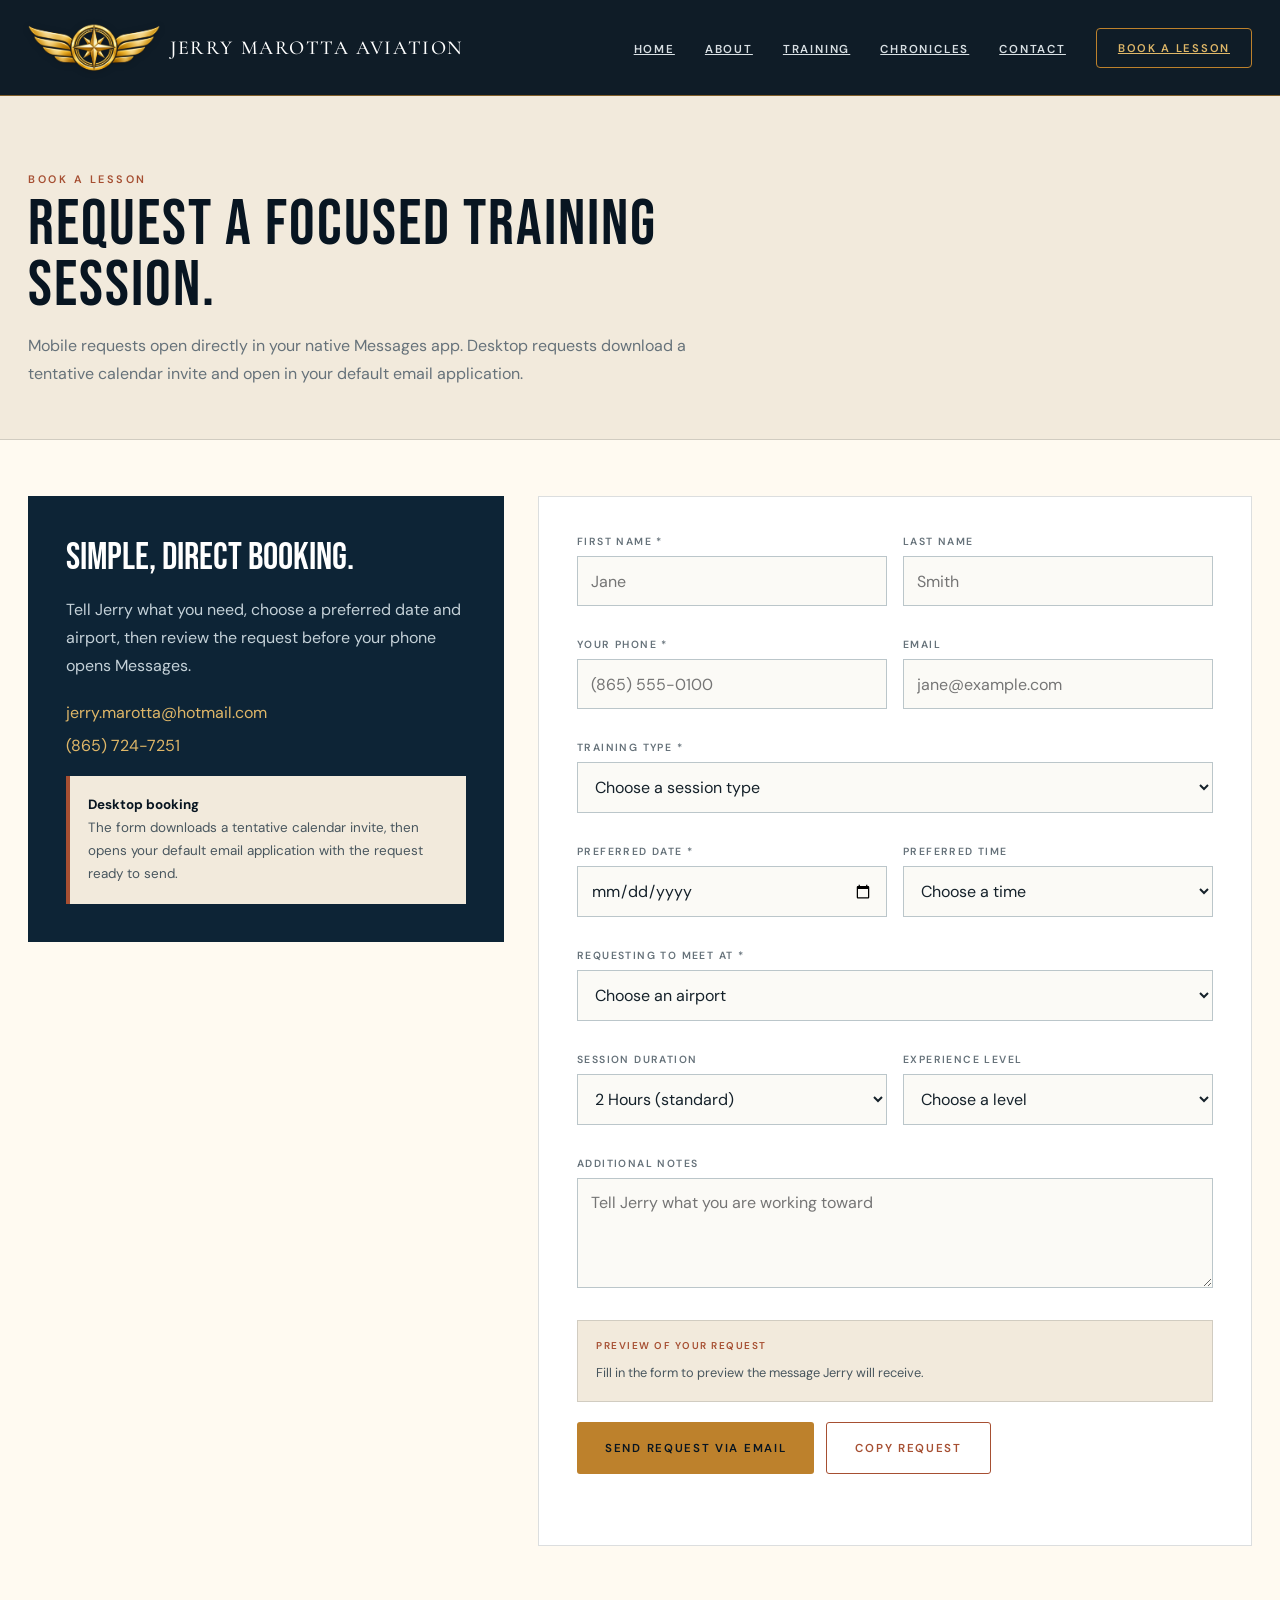
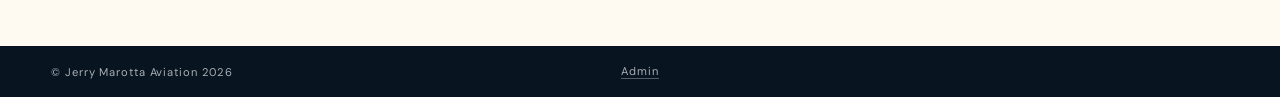
<file: book/index.html>
<!DOCTYPE html>
<html lang="en">
<head>
<meta charset="UTF-8">
<meta name="viewport" content="width=device-width, initial-scale=1.0, viewport-fit=cover">
<meta name="theme-color" content="#081521">
<title>Jerry Marotta | Gold Seal Flight Instructor</title>
<meta name="description" content="Gold Seal flight instruction, instrument training, checkride preparation, and Flight Instructor's Chronicles from Jerry Marotta in Knoxville, Tennessee.">
<link rel="canonical" href="https://jerrymarottaaviation.com/">
<link rel="apple-touch-icon" sizes="180x180" href="/apple-touch-icon.png">
<link rel="icon" type="image/png" sizes="32x32" href="/favicon-32x32.png">
<link rel="icon" type="image/png" sizes="16x16" href="/favicon-16x16.png">
<link rel="icon" href="/favicon.ico">
<link rel="manifest" href="/site.webmanifest">
<link rel="preconnect" href="https://fonts.googleapis.com">
<link rel="preconnect" href="https://fonts.gstatic.com" crossorigin>
<link href="https://fonts.googleapis.com/css2?family=Bebas+Neue&family=Cormorant+Garamond:ital,wght@0,500;1,500&family=DM+Sans:wght@400;500;600&display=swap" rel="stylesheet">
<link rel="stylesheet" href="/css/styles.css">
</head>
<body>
<div class="site-shell">
  <nav class="desktop-nav">
    <a class="brand" href="/" aria-label="Jerry Marotta Aviation home">
      <img class="brand-mark" src="/images/winged-compass-logo.png" alt="Jerry Marotta Aviation winged compass">
      <span class="brand-wordmark" aria-hidden="true">Jerry Marotta Aviation</span>
    </a>
    <div class="desktop-links">
      <a class="nav-btn active" href="/">Home</a>
      <a class="nav-btn" href="/about/">About</a>
      <a class="nav-btn" href="/training/">Training</a>
      <a class="nav-btn" href="/chronicles/">Chronicles</a>
      <a class="nav-btn" href="/contact/">Contact</a>
      <a class="nav-book" href="/book/">Book a Lesson</a>
    </div>
  </nav>

  <div class="mobile-top">
    <a class="brand" href="/" aria-label="Jerry Marotta Aviation home">
      <img class="brand-mark" src="/images/winged-compass-logo.png" alt="Jerry Marotta Aviation winged compass">
      <span class="brand-wordmark" aria-hidden="true">Jerry Marotta Aviation</span>
    </a>
    <button class="mobile-more-btn" id="mobile-more-btn" type="button" aria-label="Open more options" aria-expanded="false">
      <svg viewBox="0 0 24 24" aria-hidden="true"><circle cx="5" cy="12" r="1.4" fill="currentColor"/><circle cx="12" cy="12" r="1.4" fill="currentColor"/><circle cx="19" cy="12" r="1.4" fill="currentColor"/></svg>
    </button>
  </div>
  <div class="reading-progress" id="reading-progress" aria-hidden="true"><span></span></div>

  <main>
    <section class="view" id="view-home">
      <div class="desktop-home-only">
        <div class="hero">
          <div class="hero-copy">
            <div class="eyebrow">Gold Seal CFII • Knoxville, Tennessee</div>
            <h1>Experience that builds <span>better pilots.</span></h1>
            <p class="hero-lede">Practical instruction, calm judgment, and real-world aviation lessons shaped by more than 8,500 flight hours.</p>
            <div class="hero-actions">
              <a class="btn btn-primary" href="/book/">Book a Lesson</a>
              <a class="btn btn-secondary" href="/training/">Explore Training</a>
            </div>
          </div>
          <div class="hero-visual" aria-label="Abstract aviation instrument graphic">
            <div class="horizon-line"></div>
            <div class="instrument-ring one"></div>
            <div class="instrument-ring two"></div>
            <div class="altimeter"></div>
            <div class="visual-caption"><small>Measured in experience</small><strong>35+ Years in Aviation</strong><p>Decades of practical judgment, calm instruction, and real-world experience.</p></div>
          </div>
        </div>
        <div class="credential-strip">
          <div class="credential-inner">
            <div class="credential"><strong>8,500+</strong><span>Flight Hours</span></div>
            <div class="credential"><strong>35+</strong><span>Years of Experience</span></div>
            <div class="credential"><strong>Gold Seal</strong><span>FAA Flight Instructor</span></div>
            <div class="credential"><strong>CFII</strong><span>Instrument Instruction</span></div>
          </div>
        </div>

        <section class="section training-preview">
          <div class="section-head">
            <div><div class="section-label">Training</div><h2>Focused instruction.<br>Clear outcomes.</h2></div>
            <p class="section-intro">Choose the type of training you need, then move directly into a focused booking experience.</p>
          </div>
          <div class="card-grid">
            <article class="card"><div class="card-index">01</div><h3>Flight Training</h3><p>One-on-one instruction built around the student’s current ability, goals, and aircraft.</p><a class="card-link" href="/training/">See training →</a></article>
            <article class="card"><div class="card-index">02</div><h3>Instrument Training</h3><p>Procedural discipline, decision-making, and confidence for real instrument conditions.</p><a class="card-link" href="/training/">See training →</a></article>
            <article class="card"><div class="card-index">03</div><h3>Checkride Prep</h3><p>Focused oral and flight preparation aligned with the practical test standards.</p><a class="card-link" href="/training/">See training →</a></article>
            <article class="card"><div class="card-index">04</div><h3>Ground Instruction</h3><p>Clear explanations that connect knowledge to what the airplane is actually doing.</p><a class="card-link" href="/training/">See training →</a></article>
          </div>
        </section>

        <section class="chronicle-feature">
          <div class="chronicle-cover">
            <div class="chronicle-kicker">Flight Instructor’s Chronicles</div>
            <h2>The Day Fear Took the Controls</h2>
            <div class="byline">A true story from the right seat, by Jerry Marotta</div>
          </div>
          <div class="chronicle-copy">
            <div class="section-label">Featured Chronicle</div>
            <h2 style="font-size:3.7rem;color:var(--ink)">Real stories.<br>Real lessons.</h2>
            <div class="meta"><span class="pill">Flight Safety</span><span class="pill">8 minute read</span><span class="pill">Instructor Perspective</span></div>
            <p>A routine stall lesson became a fight for control when a student’s fear overrode everything he knew on the ground. Jerry explains what happened, how the airplane was recovered, and what the flight permanently taught him as an instructor.</p>
            <div class="quote">“For several seconds, fear was flying the airplane. And as the instructor, it was my responsibility to take it back.”</div>
            <div><a class="btn btn-primary" href="/chronicles/the-day-fear-took-the-controls/">Read the Chronicle</a></div>
          </div>
        </section>

        <section class="section about-preview">
          <div class="about-photo-card">
            <img src="/images/jerry-with-plane.jpg" alt="Jerry Marotta with his Travel Air biplane">
          </div>
          <div class="about-copy-stack">
            <div class="about-panel">
              <div class="section-label" style="color:var(--gold-light)">About Jerry</div>
              <h3>Experience you can trust.</h3>
              <p>Jerry combines technical knowledge with decades of judgment, perspective, and an ability to identify what each student needs next.</p>
              <div style="margin-top:25px"><a class="btn btn-primary" href="/about/">Meet Jerry</a></div>
            </div>
            <div class="about-facts">
              <div class="fact"><strong>8,500+</strong><span>Flight Hours</span></div>
              <div class="fact"><strong>35+</strong><span>Years in Aviation</span></div>
              <div class="fact"><strong>Gold Seal</strong><span>FAA CFI</span></div>
              <div class="fact"><strong>East TN</strong><span>Training Area</span></div>
            </div>
          </div>
        </section>

        <section class="section reviews-section" aria-labelledby="reviews-heading">
          <div class="reviews-section-head">
            <div>
              <div class="section-label">Student Reviews</div>
              <h2 id="reviews-heading">Experiences from the right seat.</h2>
            </div>
          </div>

          <div class="review-system">
            <aside class="review-sidebar">
              <div class="review-summary-card">
                <div class="review-summary-label">Website reviews</div>
                <div class="review-score-row">
                  <strong class="review-average" data-review-average>5.0</strong>
                  <div>
                    <div class="review-stars" data-review-stars role="img" aria-label="5.0 out of 5 stars"><span class="review-stars-base">★★★★★</span><span class="review-stars-fill">★★★★★</span></div>
                    <div class="review-count" data-review-count>2 website reviews</div>
                  </div>
                </div>
                <p class="review-disclosure">Calculated from approved student reviews published on this website. Yelp remains a separate external rating.</p>
              </div>
              <div class="yelp-rating-card">
                <div class="yelp-rating-source"><strong>Yelp</strong><span>Live external rating</span></div>
                <div class="yelp-rating-row">
                  <strong class="yelp-live-score" data-yelp-live-rating>—</strong>
                  <div><div class="yelp-live-stars" data-yelp-live-stars role="img" aria-label="Yelp rating unavailable"><span class="yelp-live-stars-base">★★★★★</span><span class="yelp-live-stars-fill">★★★★★</span></div><div class="yelp-live-count" data-yelp-live-count>View Yelp for the current rating</div></div>
                </div>
                <div class="yelp-live-updated" data-yelp-live-updated>The public Yelp listing is always available below.</div>
                <a class="btn btn-copy" href="https://www.yelp.com/biz/jerry-marotta-alcoa" target="_blank" rel="noopener noreferrer">View Jerry on Yelp</a>
              </div>
            </aside>

            <div class="review-main">
              <div class="testimonial-grid" data-testimonial-list>
                <button class="testimonial-card" type="button" data-testimonial-id="tristan-m-student-since-2018" aria-label="Read the full review from Tristan M.">
                <div class="testimonial-stars" aria-label="5 out of 5 stars">★★★★★</div>
                <p class="testimonial-text">I met Jerry in 2018 while I was working on my private pilot certificate. The first time I saw him, he was sitting in the office playing guitar. Honestly, it made me a little nervous because he seemed so relaxed, and I wondered what kind of instructor he was going to be. Once we got into the airplane, I immediately understood. Playing guitar was simply how he relaxed before his next student arrived—and that student was me.…</p>
                <div class="testimonial-footer"><strong>Tristan M.</strong><span>Private Pilot · Instrument Student<br>Student since 2018</span></div>
              </button>
                <button class="testimonial-card" type="button" data-testimonial-id="dylan-b-instrument-student-2026" aria-label="Read the full review from Dylan B.">
                  <div class="testimonial-stars" aria-label="5 out of 5 stars">★★★★★</div>
                  <p class="testimonial-text">Jerry is an excellent instructor who emphasizes both safety and efficiency. Before training with him, I had two instructors who struggled with punctuality and communication. Jerry is always prepared, thorough, and every lesson has a clear purpose. He has a wealth of experience and tailors his instruction to each student's needs. I highly recommend him to anyone pursuing their private pilot certificate.</p>
                  <div class="testimonial-footer"><strong>Dylan B.</strong><span>Instrument Student</span></div>
                </button>
              </div>

              <section class="yelp-excerpts-section" aria-labelledby="desktop-yelp-excerpts-heading" hidden>
                <div class="yelp-excerpts-head">
                  <div>
                    <div class="section-label">From Yelp</div>
                    <h3 id="desktop-yelp-excerpts-heading">Recent Yelp excerpts</h3>
                  </div>
                  <p>Yelp provides a limited set of excerpts through its API. Website reviews above remain separate and are de-duplicated against these excerpts.</p>
                </div>
                <div class="yelp-excerpt-grid" data-yelp-excerpt-list="desktop">
                  <div class="yelp-excerpt-empty">Yelp excerpts will appear here after the Yelp API workflow runs and the connected plan allows review access.</div>
                </div>
              </section>


              <div class="yelp-external-note">
                <p><strong>Want to leave a review?</strong> Use Jerry’s Yelp listing. Website testimonials and Yelp reviews are kept separate so visitors always know where each rating comes from.</p>
                <div class="yelp-external-actions">
                  <a class="btn btn-copy" href="https://www.yelp.com/writeareview/biz/jerry-marotta-alcoa" target="_blank" rel="noopener noreferrer">Write on Yelp</a>
                  <a class="btn btn-copy" href="https://www.yelp.com/biz/jerry-marotta-alcoa" target="_blank" rel="noopener noreferrer">Read Yelp Reviews</a>
                </div>
              </div>
            </div>
          </div>
        </section>

        <section class="final-cta"><h2>Ready to become a better pilot?</h2><p>Use the focused booking page to request a session without making every visitor encounter a long form on the homepage.</p><a class="btn" style="background:white;color:var(--rust)" href="/book/">Request a Session</a></section>
      </div>

      <div class="mobile-home-only mobile-home">
        <section class="mobile-hero">
          <div class="eyebrow">Gold Seal CFII • Knoxville</div>
          <h1>Jerry<br><span style="color:var(--gold-light)">Marotta</span></h1>
          <p>Practical instruction and real-world aviation judgment shaped by more than 8,500 flight hours.</p>
          <div class="mobile-proof" aria-label="Jerry's qualifications">
            <span>Gold Seal CFI</span>
            <span>CFII</span>
            <span>8,500+ Hours</span>
          </div>
          <div class="mobile-actions">
            <a class="btn btn-primary" href="/book/">Book a Lesson</a>
            <a class="btn btn-secondary" href="/chronicles/">Stories</a>
          </div>
        </section>

        <section class="mobile-service-section">
          <div class="mobile-section-head">
            <div class="section-label">Training</div>
            <h2>Choose your next objective.</h2>
          </div>
          <div class="mobile-service-rail" aria-label="Training options">
            <a class="mobile-service-card" href="/training/">
              <small>Primary</small>
              <h3>Flight Training</h3>
              <p>Structured instruction with clear objectives, direct feedback, and lessons built around your pace.</p>
              <span class="rail-link">Explore training →</span>
            </a>
            <a class="mobile-service-card" href="/training/">
              <small>Instrument</small>
              <h3>CFII Training</h3>
              <p>Procedures, scan discipline, workload management, and sound decision-making for instrument flying.</p>
              <span class="rail-link">Explore training →</span>
            </a>
            <a class="mobile-service-card" href="/training/">
              <small>Practical Test</small>
              <h3>Checkride Prep</h3>
              <p>Focused oral and flight preparation based on the standards and the areas that need attention.</p>
              <span class="rail-link">Explore training →</span>
            </a>
            <a class="mobile-service-card" href="/training/">
              <small>Knowledge</small>
              <h3>Ground Instruction</h3>
              <p>Clear explanations that connect weather, systems, regulations, and aerodynamics to real flying.</p>
              <span class="rail-link">Explore training →</span>
            </a>
          </div>
          <div class="rail-hint">Swipe to compare training options.</div>
        </section>

        <section class="mobile-block">
          <div class="section-label">Featured Chronicle</div>
          <h2>Lessons that stay with you.</h2>
          <article class="mobile-story">
            <small>Flight Safety • 8 min read</small>
            <h3>The Day Fear Took the Controls</h3>
            <p>A stall lesson, a student frozen in panic, and the moment an instructor had to take command back.</p>
            <a class="btn btn-primary" href="/chronicles/the-day-fear-took-the-controls/">Read the Story</a>
          </article>
        </section>

        <section class="mobile-block alt">
          <div class="section-label">At a Glance</div>
          <h2>Experience that matters.</h2>
          <div class="mobile-credentials">
            <div class="mobile-credential"><strong>8,500+</strong><span>Flight Hours</span></div>
            <div class="mobile-credential"><strong>35+</strong><span>Years Aviation</span></div>
            <div class="mobile-credential"><strong>Gold Seal</strong><span>FAA Instructor</span></div>
            <div class="mobile-credential"><strong>CFII</strong><span>Instrument</span></div>
          </div>
        </section>

        <section class="mobile-review-section" aria-labelledby="mobile-reviews-heading">
          <div class="section-label">Student Reviews</div>
          <h2 id="mobile-reviews-heading">Experiences from the right seat.</h2>

          <div class="mobile-review-summary">
            <div class="review-summary-label">Website reviews</div>
            <div class="review-score-row">
              <strong class="review-average" data-review-average>5.0</strong>
              <div>
                <div class="review-stars" data-review-stars role="img" aria-label="5.0 out of 5 stars">
                  <span class="review-stars-base">★★★★★</span>
                  <span class="review-stars-fill">★★★★★</span>
                </div>
                <div class="review-count" data-review-count>2 website reviews</div>
              </div>
            </div>
            <p class="review-disclosure">Website reviews are approved before publication. Yelp maintains its own separate rating.</p>
            <div class="review-summary-actions">
              <a class="btn btn-secondary" href="https://www.yelp.com/biz/jerry-marotta-alcoa" target="_blank" rel="noopener noreferrer">Read Reviews on Yelp</a>
            </div>
          </div>

          <div class="mobile-yelp-live">
            <div class="yelp-rating-source"><strong>Yelp</strong><span>Live external rating</span></div>
            <div class="yelp-rating-row"><strong class="yelp-live-score" data-yelp-live-rating>—</strong><div><div class="yelp-live-stars" data-yelp-live-stars role="img" aria-label="Yelp rating unavailable"><span class="yelp-live-stars-base">★★★★★</span><span class="yelp-live-stars-fill">★★★★★</span></div><div class="yelp-live-count" data-yelp-live-count>View Yelp for the current rating</div></div></div>
            <div class="yelp-live-updated" data-yelp-live-updated>The public Yelp listing is always available below.</div>
            <a class="btn btn-copy" href="https://www.yelp.com/biz/jerry-marotta-alcoa" target="_blank" rel="noopener noreferrer">View Yelp Rating</a>
          </div>

          <section class="mobile-yelp-excerpts" aria-labelledby="mobile-yelp-excerpts-heading" hidden>
            <div class="yelp-excerpts-head">
              <div class="section-label">From Yelp</div>
              <h3 id="mobile-yelp-excerpts-heading">Recent Yelp excerpts</h3>
              <p>Shown only when Yelp makes excerpts available through the connected API plan.</p>
            </div>
            <div class="yelp-excerpt-grid" data-yelp-excerpt-list="mobile">
              <div class="yelp-excerpt-empty">Yelp excerpts will appear here after synchronization.</div>
            </div>
          </section>

          <div class="mobile-testimonial-list" data-testimonial-list>
            <button class="testimonial-card" type="button" data-testimonial-id="tristan-m-student-since-2018" aria-label="Read the full review from Tristan M.">
                <div class="testimonial-stars" aria-label="5 out of 5 stars">★★★★★</div>
                <p class="testimonial-text">I met Jerry in 2018 while I was working on my private pilot certificate. The first time I saw him, he was sitting in the office playing guitar. Honestly, it made me a little nervous because he seemed so relaxed, and I wondered what kind of instructor he was going to be. Once we got into the airplane, I immediately understood. Playing guitar was simply how he relaxed before his next student arrived—and that student was me.…</p>
                <div class="testimonial-footer"><strong>Tristan M.</strong><span>Private Pilot · Instrument Student<br>Student since 2018</span></div>
              </button>
              <button class="testimonial-card" type="button" data-testimonial-id="dylan-b-instrument-student-2026" aria-label="Read the full review from Dylan B.">
                <div class="testimonial-stars" aria-label="5 out of 5 stars">★★★★★</div>
                <p class="testimonial-text">Jerry is an excellent instructor who emphasizes both safety and efficiency. Before training with him, I had two instructors who struggled with punctuality and communication. Jerry is always prepared, thorough, and every lesson has a clear purpose. He has a wealth of experience and tailors his instruction to each student's needs. I highly recommend him to anyone pursuing their private pilot certificate.</p>
                <div class="testimonial-footer"><strong>Dylan B.</strong><span>Instrument Student</span></div>
              </button>
          </div>


          <div class="mobile-review-yelp">
            <p><strong>Want to leave a review?</strong> Use Jerry’s Yelp listing. Yelp ratings are not combined with the website average.</p>
            <div class="mobile-review-yelp-actions">
              <a class="btn btn-copy" href="https://www.yelp.com/writeareview/biz/jerry-marotta-alcoa" target="_blank" rel="noopener noreferrer">Write on Yelp</a>
              <a class="btn btn-copy" href="https://www.yelp.com/biz/jerry-marotta-alcoa" target="_blank" rel="noopener noreferrer">Read Yelp</a>
            </div>
          </div>
        </section>

        <section class="mobile-cta">
          <h3>Ready to train?</h3>
          <p>Complete a short request. On mobile, the site opens your native Messages app with everything ready to send.</p>
          <a class="btn" style="background:white;color:var(--rust)" href="/book/">Request a Session</a>
        </section>
      </div>
    </section>

    <section class="view" id="view-about">
      <div class="about-page-hero">
        <div class="about-page-copy">
          <div class="section-label">About Jerry — In His Own Words</div>
          <h1>I don’t just teach people to fly. I teach them to think.</h1>
          <div class="about-page-subline">From teaching martial arts and restoring muscle cars to creating aviators.</div>

          <p>I have spent more than 35 years in aviation and logged more than 8,500 flight hours, but the part of this work that has meant the most to me has always been teaching.</p>

          <p>Long before I became a flight instructor, I taught martial arts. I enjoyed helping students develop discipline, work through frustration, and grow into something they did not yet believe they could become. Later, after earning my commercial pilot certificate, I became friends with an Air Force colonel who was also a flight instructor. Flying with him convinced me that the same things I valued in teaching martial arts belonged in aviation.</p>

          <blockquote class="about-page-hero-quote">“I switched from restoring muscle cars to creating aviators.”</blockquote>

          <div class="about-page-signature">Jerry Marotta</div>
          <div class="about-page-role">FAA Gold Seal Flight Instructor · CFII</div>
        </div>

        <div class="about-page-photo">
          <img src="/images/jerry-with-plane.jpg" alt="Jerry Marotta standing beside his red Travel Air biplane" loading="lazy" decoding="async">
        </div>
      </div>

      <div class="about-page-stats">
        <div class="about-page-stat"><strong>8,500+</strong><span>Flight Hours</span></div>
        <div class="about-page-stat"><strong>35+</strong><span>Years in Aviation</span></div>
        <div class="about-page-stat"><strong>Gold Seal</strong><span>FAA Flight Instructor</span></div>
        <div class="about-page-stat"><strong>CFII</strong><span>Instrument Instructor</span></div>
      </div>

      <div class="about-story-wrap">
        <div class="about-story-grid">
          <article class="about-story-card">
            <div class="section-label">Why I Became an Instructor</div>
            <h2>Teaching was already part of who I was.</h2>

            <p>When I began flying with that Air Force colonel, I had recently reached the commercial-pilot level. He was an instructor as well as a military aviator, and the time I spent flying with him changed the direction of my career. He showed me that instructing was not simply demonstrating maneuvers. It was helping another person develop judgment, discipline, and confidence.</p>

            <p>I decided to pursue my flight-instructor certificate. Once I began instructing, I liked it so much that I changed careers. I moved away from restoring muscle cars and committed myself to developing pilots.</p>

            <blockquote class="about-story-pullquote">The machine still matters—but now the real work is helping the person in the other seat grow.</blockquote>
          </article>

          <article class="about-story-card dark">
            <div class="section-label" style="color:var(--gold-light)">How I Teach</div>
            <h2>Safety first. Then make it enjoyable.</h2>

            <p>I do not believe every student should be taught in exactly the same way. When someone is struggling, my responsibility is to recognize where the understanding broke down and change the lesson until the idea makes sense.</p>

            <ul class="about-philosophy-list">
              <li>I explain why a lesson matters and how it applies outside the training environment.</li>
              <li>I want pilots to ask questions instead of pretending they understand.</li>
              <li>I teach students to pause, evaluate the risk, and think before committing to a flight.</li>
              <li>I give honest feedback without taking the enjoyment out of aviation.</li>
            </ul>
          </article>

          <article class="about-story-card wide">
            <div class="section-label">What the Gold Seal Means to Me</div>
            <h2>A title tied directly to student success.</h2>

            <p>Right after I started flight instructing, I learned about the FAA Gold Seal standard. That caught my attention because it was not simply another written test or another line on a certificate. The recognition was connected to a high level of instructional activity, deeper ground-instructor qualifications, and the actual performance of the students an instructor prepared.</p>

            <p>I decided to make the Gold Seal one of my first major goals. I expanded my instrument knowledge, added an instrument ground-instructor certificate, and worked under the pressure of preparing a large group of students for their practical tests. I reached the Gold Seal standard during my first year as a new instructor, and I was extremely proud of it.</p>

            <ul class="about-gold-standard" aria-label="FAA Gold Seal qualification standards">
              <li><strong>Advanced credentials</strong>A commercial pilot certificate with an instrument rating—or an airline transport pilot certificate.</li>
              <li><strong>Ground instruction</strong>An advanced or instrument ground-instructor rating.</li>
              <li><strong>Student results</strong>At least 10 applicants recommended within 24 calendar months, with at least 80 percent passing on their first attempt, or qualifying equivalent examiner activity.</li>
            </ul>

            <p>To me, the seal represents responsibility. When I recommend someone for a practical test, I am placing my name behind that pilot’s preparation. Passing matters, but building a pilot who can think and make safe decisions after the checkride matters even more.</p>

            <div class="about-faa-note">
              <span>Formal qualification summary based on the FAA’s current Gold Seal guidance.</span>
              <a href="https://www.faa.gov/documentLibrary/media/Advisory_Circular/AC_61-65K.pdf" target="_blank" rel="noopener noreferrer">View FAA AC 61-65K</a>
            </div>
          </article>

          <article class="about-story-card wide">
            <div class="section-label">The Students Behind the Seal</div>
            <h2>The lessons went both directions.</h2>

            <div class="about-nobu-story">
              <div>
                <p>Many of the students I trained during that first year came from Japan. The language barrier could make instruction challenging, but those students brought an extraordinary amount of dedication, gratitude, and hard work. Teaching them forced me to become a clearer and more adaptable instructor.</p>

                <p>One student, Nobu, surprised me during our first cross-country lesson. His navigation was so strong that I briefly wondered whether the FAA had sent someone to evaluate me. I later learned that he had retired from the Japanese military after serving as a navigator aboard a P-3 Orion maritime patrol aircraft.</p>

                <p>As Christmas approached, Nobu was running out of time to complete his training before returning to Japan. I told him we would stay as late as necessary, and we studied for his oral examination until midnight. He completed the process and returned home as a pilot.</p>

                <p>Later, he sent me a photograph of himself with his family while wearing his military uniform, medals, and decorations. I wish I still knew where that photograph was, but I have never forgotten what it represented.</p>
              </div>

              <aside class="about-nobu-aside">
                <strong>Why that moment stayed with me</strong>
                <p>A certificate is a piece of paper. What matters is seeing a student return home carrying a new ability, a new confidence, and something they worked hard to earn.</p>
              </aside>
            </div>
          </article>

          <section class="about-page-cta">
            <div>
              <h2>Tell me where you are in your flying.</h2>
              <p>Whether you are beginning, returning after time away, preparing for a checkride, or moving into instrument flying, I will build the instruction around the pilot you are today and the pilot you are working to become.</p>
            </div>
            <a class="btn" href="/book/">Book a Lesson</a>
          </section>
        </div>
      </div>
    </section>

    <section class="view" id="view-training">
      <header class="page-hero">
        <div class="section-label">Training</div>
        <h1>Instruction built around the pilot.</h1>
        <p>Jerry’s approach starts with safety, keeps flying enjoyable, and adapts the training plan when a pilot needs a different explanation or method for something to finally click.</p>
      </header>

      <div class="page-content">
        <div class="training-list desktop-training-list">
          <article class="training-item">
            <div class="num">01</div>
            <div class="training-item-copy">
              <h3>Primary &amp; Proficiency Flight Training</h3>
              <div class="training-item-meta">
                <span>Safety First</span>
                <span>Discovery to Advanced</span>
                <span>Your Aircraft or Rental</span>
              </div>
              <p>Flight training is for anyone who wants to become safer, sharper, and more comfortable in the airplane. Jerry works with first-time students, private pilots returning after time away, and experienced or commercial pilots who want to rebuild proficiency in aircraft such as the Cessna 172.</p>
              <ul class="training-item-list">
                <li>Discovery flights and first lessons for new students</li>
                <li>Private-pilot training and maneuver proficiency</li>
                <li>Rusty-pilot refreshers and return-to-flying sessions</li>
                <li>Confidence, aircraft control, judgment, and safe decision-making</li>
              </ul>
              <div class="training-item-action">
                <button class="btn btn-primary training-request" data-training-value="Flight Training Lesson">Request Flight Training</button>
              </div>
            </div>
          </article>

          <article class="training-item">
            <div class="num">02</div>
            <div class="training-item-copy">
              <h3>Instrument Training &amp; IPCs</h3>
              <div class="training-item-meta">
                <span>Full Rating</span>
                <span>Instrument Proficiency Check</span>
                <span>Step-by-Step</span>
              </div>
              <p>Instrument flying can feel like learning a new language. Jerry starts slowly and builds understanding in manageable pieces, especially when pilots are making the transition from colorful VFR charts to dense IFR plates, procedures, symbols, and new cockpit workload.</p>
              <ul class="training-item-list">
                <li>Full instrument-rating instruction</li>
                <li>Instrument Proficiency Checks for rated pilots</li>
                <li>Approach procedures, clearances, charts, and cockpit organization</li>
                <li>Workload management and staying ahead of the airplane</li>
              </ul>
              <div class="training-item-action">
                <button class="btn btn-primary training-request" data-training-value="Instrument Training">Request Instrument Training</button>
              </div>
            </div>
          </article>

          <article class="training-item">
            <div class="num">03</div>
            <div class="training-item-copy">
              <h3>Checkride Preparation</h3>
              <div class="training-item-meta">
                <span>Mock Oral</span>
                <span>Mock Flight</span>
                <span>Review &amp; Polish</span>
              </div>
              <p>Jerry can run a complete mock checkride or focus on the areas that need final review. The goal is not simply memorizing enough to pass. It is identifying weak areas, understanding the standards, and entering the practical test able to explain decisions and fly with confidence.</p>
              <ul class="training-item-list">
                <li>Mock oral examinations and scenario-based questions</li>
                <li>Mock flight portions and maneuver evaluation</li>
                <li>Technical review, knowledge-gap identification, and final polish</li>
                <li>Preparation tailored to the certificate or rating being pursued</li>
              </ul>
              <div class="training-item-action">
                <button class="btn btn-primary training-request" data-training-value="Checkride Preparation">Request Checkride Prep</button>
              </div>
            </div>
          </article>

          <article class="training-item">
            <div class="num">04</div>
            <div class="training-item-copy">
              <h3>In-Person Ground Instruction</h3>
              <div class="training-item-meta">
                <span>One-on-One</span>
                <span>In Person</span>
                <span>Built Around You</span>
              </div>
              <p>Jerry teaches the full range of ground topics and changes his explanation when the first method does not connect. Instead of pushing ahead while a student is lost, he identifies where the understanding breaks down and approaches the subject from another direction.</p>
              <ul class="training-item-list">
                <li>Aerodynamics, weather, navigation, systems, and regulations</li>
                <li>Instrument charts, procedures, and oral-exam preparation</li>
                <li>Dedicated ground sessions or ground instruction paired with flying</li>
                <li>Currently offered in person; virtual instruction may be added later</li>
              </ul>
              <div class="training-item-action">
                <button class="btn btn-primary training-request" data-training-value="Ground School Session">Request Ground Instruction</button>
              </div>
            </div>
          </article>

          <aside class="training-location-note">
            <div>
              <h3>Jerry meets the pilot and the airplane.</h3>
              <p>As an independent instructor, Jerry can meet pilots who own an aircraft or who have arranged a rental. Training is conducted in the aircraft being flown, subject to its condition, documentation, insurance requirements, and Jerry’s familiarity and comfort with the aircraft.</p>
              <p style="margin-top:9px"><strong>Common East Tennessee meeting areas include:</strong></p>
            </div>
            <div class="training-location-airports" aria-label="Common training airports">
              <span>TYS</span>
              <span>DKX</span>
              <span>GKT</span>
              <span>MMI</span>
              <span>MOR</span>
              <span>RZR</span>
              <span>By Arrangement</span>
            </div>
          </aside>
        </div>

        <div class="mobile-training-list">
          <details class="mobile-training-card">
            <summary>
              <span class="mobile-training-number">01</span>
              <span class="mobile-training-title"><strong>Primary &amp; Proficiency</strong><span>Discovery flights through rusty-pilot refreshers</span></span>
              <span class="mobile-training-chevron">＋</span>
            </summary>
            <div class="mobile-training-detail">
              <p>Jerry works with brand-new students, private pilots returning after time away, and experienced pilots who want to rebuild confidence or proficiency in an aircraft such as the Cessna 172.</p>
              <div class="training-focus">
                <strong>Jerry’s priority</strong>
                <span>Safety comes first. The second priority is keeping flying enjoyable so the pilot stays engaged and continues learning.</span>
              </div>
              <ul>
                <li>Discovery flights and first lessons</li>
                <li>Private-pilot training and maneuver practice</li>
                <li>Rusty-pilot and return-to-flying sessions</li>
                <li>Training in the pilot’s owned or rented aircraft</li>
              </ul>
              <button class="btn btn-primary training-request" data-training-value="Flight Training Lesson">Request This Training</button>
            </div>
          </details>

          <details class="mobile-training-card">
            <summary>
              <span class="mobile-training-number">02</span>
              <span class="mobile-training-title"><strong>Instrument Training</strong><span>Full ratings and Instrument Proficiency Checks</span></span>
              <span class="mobile-training-chevron">＋</span>
            </summary>
            <div class="mobile-training-detail">
              <p>Jerry slows the transition from VFR to IFR down into manageable steps. Charts, procedures, symbols, approaches, and cockpit workload are introduced without burying the pilot in everything at once.</p>
              <div class="training-focus">
                <strong>How he teaches it</strong>
                <span>Start with the foundation, make sure it is understood, then add complexity as the pilot becomes ready for it.</span>
              </div>
              <ul>
                <li>Full instrument-rating instruction</li>
                <li>Instrument Proficiency Checks</li>
                <li>Approach charts, clearances, and procedures</li>
                <li>Workload management and staying ahead of the airplane</li>
              </ul>
              <button class="btn btn-primary training-request" data-training-value="Instrument Training">Request This Training</button>
            </div>
          </details>

          <details class="mobile-training-card">
            <summary>
              <span class="mobile-training-number">03</span>
              <span class="mobile-training-title"><strong>Checkride Preparation</strong><span>Mock checkrides, review, and final polish</span></span>
              <span class="mobile-training-chevron">＋</span>
            </summary>
            <div class="mobile-training-detail">
              <p>Preparation can be as complete as a mock oral and mock flight, or as focused as reviewing technical weak points and polishing the areas that need attention before the practical test.</p>
              <div class="training-focus">
                <strong>What the session targets</strong>
                <span>Knowledge, judgment, communication, maneuver standards, and the pilot’s ability to remain composed while being evaluated.</span>
              </div>
              <ul>
                <li>Mock oral examinations</li>
                <li>Mock flight portions</li>
                <li>Scenario-based questions and technical review</li>
                <li>Final review and confidence-building</li>
              </ul>
              <button class="btn btn-primary training-request" data-training-value="Checkride Preparation">Request This Training</button>
            </div>
          </details>

          <details class="mobile-training-card">
            <summary>
              <span class="mobile-training-number">04</span>
              <span class="mobile-training-title"><strong>Ground Instruction</strong><span>In-person, one-on-one knowledge development</span></span>
              <span class="mobile-training-chevron">＋</span>
            </summary>
            <div class="mobile-training-detail">
              <p>Jerry can cover the full range of ground topics. When a student is struggling, he changes the explanation and the training plan instead of repeating the same method and hoping it eventually works.</p>
              <div class="training-focus">
                <strong>Built around the student</strong>
                <span>The goal is to identify exactly where the concept stopped making sense and approach it in a way that helps it finally click.</span>
              </div>
              <ul>
                <li>Aerodynamics, weather, systems, navigation, and regulations</li>
                <li>Instrument procedures and chart interpretation</li>
                <li>Oral-exam and knowledge-test preparation</li>
                <li>Currently offered in person</li>
              </ul>
              <button class="btn btn-primary training-request" data-training-value="Ground School Session">Request This Training</button>
            </div>
          </details>

          <aside class="mobile-training-note">
            <strong>Meet Jerry at the airplane.</strong>
            <p>Jerry can instruct in a pilot’s owned or rented aircraft and regularly meets students around East Tennessee, including TYS, DKX, GKT, MMI, MOR, and RZR. Other airports may be arranged directly with him.</p>
          </aside>
        </div>
      </div>
    </section>

    <section class="view" id="view-chronicles">
      <header class="chronicles-banner">
        <img src="/images/Chronicles.png" alt="The Instructor's Chronicles — True Stories from the Right Seat, by Jerry Marotta">
      </header>
      <div class="page-content"><div class="chronicles-grid">
        <article class="story-card"><div class="story-card-cover"><small>Flight Safety • Featured Chronicle</small><h2>The Day Fear Took the Controls</h2></div><div class="story-card-body"><p>A student knew the recovery procedure in the classroom. In the airplane, fear took over. Jerry recounts the spin, the struggle for the controls, and the lessons he carried into every flight afterward.</p><div style="margin-top:22px"><a class="btn btn-primary" href="/chronicles/the-day-fear-took-the-controls/">Read the Story</a></div></div></article>
        <aside class="sidebar"><h3>Built to grow.</h3><p>This archive begins with Jerry’s first published Chronicle. New stories can be added here as he shares them, while the homepage continues to feature only the latest work.</p></aside>
      </div></div>
    </section>

    <section class="view" id="view-article">
      <div class="article-mobile-bar">
        <a type="button" href="/chronicles/">← Chronicles</a>
        <span>8 minute read</span>
      </div>
      <header class="page-hero"><div class="section-label">Flight Instructor’s Chronicles</div><h1>The Day Fear Took the Controls</h1><p>A true account of fear, instinct, control, and the responsibilities carried by the instructor in the right seat.</p></header>
      <div class="page-content"><article class="article">
        <div class="article-kicker">By Jerry Marotta • Flight Safety • Instructor Perspective</div>
        <h1>The Day Fear Took the Controls</h1>
        <div class="article-deck">Everything happened in seconds.</div>
        <p>Everything happened in seconds.</p>
        <p>I was flying with a student, working on stalls. We had covered the procedure before the flight. He knew what the airplane was expected to do, what the stall would feel like, and how he was supposed to recover.</p>
        <p>At least, he knew it in the classroom.</p>
        <p>That is one of the first things instructors learn. A student can explain a maneuver perfectly while sitting safely on the ground and still react very differently when the nose suddenly drops below the horizon.</p>
        <p>As the stall broke, the nose naturally dropped.</p>
        <p>That sight terrified him.</p>
        <p>Instead of relaxing the back pressure as we had practiced, he pulled back on the controls with every ounce of strength he had.</p>
        <p>That was the first mistake.</p>
        <p>When an airplane stalls, the wing has exceeded its critical angle of attack. Pulling farther back does not keep the airplane from descending. It increases the angle of attack and keeps the wing stalled. The instinct is understandable. The ground appears to be rising toward you, so every part of your body tells you to pull away from it.</p>
        <p>But in a stall, that instinct can kill you.</p>
        <p>At the same time, he pushed the rudder in the wrong direction.</p>
        <p>The airplane rolled.</p>
        <p>The wing quit flying.</p>
        <p>We entered a spin.</p>
        <p>I immediately reached over to recover the airplane, but the yoke would not move. It felt as though it had been welded in place.</p>
        <p>For a split second, I could not understand why the controls were not responding. Then I looked at my student.</p>
        <p>His eyes were enormous.</p>
        <p>His arms were locked perfectly straight, every muscle in his body rigid. His hands were clamped around the controls in a death grip. One leg was driving the rudder pedal to the floor with all the strength he could muster.</p>
        <p>He was not trying to fly anymore.</p>
        <p>He was frozen in panic.</p>
        <p>From an instructor’s perspective, that changed the nature of the emergency completely. The airplane itself was responding exactly as expected to the control inputs it was being given. The real problem was that the person making those inputs could no longer hear, reason, or respond.</p>
        <p>I told him to release the controls.</p>
        <p>He did not respond.</p>
        <p>I tried to take the airplane from him, but he pulled harder. His entire body had become part of the control system, and fear had given him a level of strength I had not expected.</p>
        <p>The airplane continued rotating.</p>
        <p>The ground was rising rapidly.</p>
        <p>There was not time for another explanation. There was not time to talk him through the recovery again. I had seconds.</p>
        <p>I struck his arms and upper body hard enough to break his grip on the controls.</p>
        <p>It was not anger.</p>
        <p>It was not punishment.</p>
        <p>It was not an instructional technique.</p>
        <p>It was the only way I could regain control of the airplane before we ran out of altitude.</p>
        <p>The instant he released the controls, I recovered from the spin and pulled the airplane out of the ensuing dive.</p>
        <p>Then we flew away.</p>
        <p>That part of the incident has always stayed with me because the recovery itself was almost routine once I had access to the controls. The airplane was recoverable. The obstacle was the student physically preventing the correct recovery inputs.</p>
        <p>We returned to the airport and landed safely.</p>
        <p>Only later did I ask him why he had finally let go.</p>
        <p>His answer caught me completely off guard.</p>
        <blockquote>He said, “The only reason I released the controls was because I knew you had three black belts in martial arts. I thought you were like Chuck Norris, and for one split second, I was more afraid of you than I was of hitting the ground.”</blockquote>
        <p>I have no idea whether that was entirely true.</p>
        <p>What I do know is that he released the controls, I recovered the airplane, and both of us walked away.</p>
        <p>Back at the flight school, I told the story to the World War II Corsair pilot who had taught me aerobatics.</p>
        <p>I explained how desperate the situation had become. I told him that when I realized the student was not going to release the controls voluntarily, I had decided I would do whatever was necessary to get him off them before we hit the ground.</p>
        <p>He listened without interrupting.</p>
        <p>When I finished, he looked at me quietly for a moment.</p>
        <p>Then he asked one question.</p>
        <p class="dialogue">“Were you prepared to do that?”</p>
        <p class="dialogue">“Yes,” I answered.</p>
        <p>He nodded once.</p>
        <p>There was nothing more to say.</p>
        <h2 class="article-subhead">That flight taught me several lessons as an instructor.</h2>
        <p>The first was that knowledge and reaction are not the same thing. My student knew the stall-recovery procedure, but when confronted with the actual sight and sensation of the nose dropping, fear overrode his training.</p>
        <p>The second was that an instructor must guard the controls during any maneuver in which a student’s incorrect reaction could quickly become dangerous. You do not wait until the airplane has fully departed controlled flight to become involved. You watch the student’s posture, grip, breathing, and control pressure. A rigid arm or tightening grip can be the first warning that the student is no longer processing the lesson normally.</p>
        <p>The third was that altitude is not merely a number on the altimeter. It is time. Every second of delay consumes it. Every attempt to reason with a panicked student consumes more of it. An instructor must know when verbal instruction has failed and when immediate intervention is required.</p>
        <h2 class="article-subhead">The student’s technical mistakes were straightforward.</h2>
        <p>He maintained excessive back pressure after the stall.</p>
        <p>He applied incorrect rudder.</p>
        <p>He became rigid on the controls.</p>
        <p>But the deeper mistake was allowing fear to replace judgment.</p>
        <p>That is what made the event dangerous.</p>
        <p>This is not a story about an instructor hitting a student.</p>
        <p>It is a story about what can happen when a student’s survival instinct produces exactly the wrong control inputs, and when the instructor must regain command of the airplane before the situation becomes unrecoverable.</p>
        <p>The airplane was still capable of flying.</p>
        <p>The student was still capable of surviving.</p>
        <p>But for several seconds, fear was flying the airplane.</p>
        <p>And as the instructor, it was my responsibility to take it back.</p>
        <div class="booking-note"><strong>Safety note:</strong> This personal account is presented for educational and storytelling purposes. It is not a substitute for instruction from a qualified flight instructor, an aircraft flight manual, or FAA-approved training guidance.</div>
        <div style="margin-top:35px"><a class="btn btn-primary" href="/chronicles/">Back to Chronicles</a></div>
        <div class="article-end-actions">
          <a class="btn btn-primary" href="/book/">Train With Jerry</a>
          <a class="btn btn-copy" href="/chronicles/">Back to Chronicles</a>
        </div>
      </article></div>
    </section>

    <section class="view active" id="view-book">
      <header class="page-hero">
        <div class="section-label">Book a Lesson</div>
        <h1>Request a focused training session.</h1>
        <p>Mobile requests open directly in your native Messages app. Desktop requests download a tentative calendar invite and open in your default email application.</p>
      </header>
      <div class="page-content">
        <div class="booking-layout">
          <aside class="contact-card">
            <h3>Simple, direct booking.</h3>
            <p>Tell Jerry what you need, choose a preferred date and airport, then review the request before your phone opens Messages.</p>
            <div class="contact-links">
              <a href="mailto:jerry.marotta@hotmail.com">jerry.marotta@hotmail.com</a>
              <a href="sms:8657247251">(865) 724-7251</a>
            </div>
            <div class="booking-note"><strong id="device-flow-heading">Your device flow</strong><br><span id="device-flow-copy">The send method will be selected automatically for your device.</span></div>
          </aside>

          <form class="form-card" id="booking-form">
            <div class="mobile-booking-progress" aria-label="Booking progress">
              <button class="booking-progress-item active" type="button" data-booking-step="1"><span>1</span><small>Your Info</small></button>
              <button class="booking-progress-item" type="button" data-booking-step="2"><span>2</span><small>Lesson</small></button>
              <button class="booking-progress-item" type="button" data-booking-step="3"><span>3</span><small>Review</small></button>
            </div>

            <div class="form-grid">
              <div class="booking-step active" data-step="1">
                <div class="field"><label for="fname">First name *</label><input id="fname" name="fname" placeholder="Jane" autocomplete="given-name" enterkeyhint="next" required></div>
                <div class="field"><label for="lname">Last name</label><input id="lname" name="lname" placeholder="Smith" autocomplete="family-name" enterkeyhint="next"></div>
                <div class="field"><label for="phone">Your phone *</label><input id="phone" name="phone" type="tel" placeholder="(865) 555-0100" autocomplete="tel" inputmode="tel" enterkeyhint="next" required></div>
                <div class="field"><label for="email">Email</label><input id="email" name="email" type="email" placeholder="jane@example.com" autocomplete="email" inputmode="email" enterkeyhint="next"></div>
                <div class="wizard-actions">
                  <button class="btn btn-primary" type="button" data-booking-next="2">Continue</button>
                </div>
              </div>

              <div class="booking-step" data-step="2">
                <div class="field full"><label for="session-type">Training type *</label>
                  <select id="session-type" name="session-type" required>
                    <option value="">Choose a session type</option>
                    <option value="Flight Training Lesson">Flight Training Lesson</option>
                    <option value="Instrument Training">Instrument Training</option>
                    <option value="Discovery / Intro Flight">Discovery / Intro Flight</option>
                    <option value="Ground School Session">Ground School Session</option>
                    <option value="Checkride Preparation">Checkride Preparation</option>
                    <option value="other">Other</option>
                  </select>
                </div>
                <div class="field full other-field" id="other-session-field"><label for="other-session">Describe the session *</label><input id="other-session" name="other-session" placeholder="Describe what you are looking for"></div>

                <div class="field"><label for="preferred-date">Preferred date *</label><input id="preferred-date" name="preferred-date" type="date" required></div>
                <div class="field"><label for="preferred-time">Preferred time</label>
                  <select id="preferred-time" name="preferred-time">
                    <option value="">Choose a time</option>
                    <option>Early Morning (7-9 AM)</option>
                    <option>Morning (9 AM-12 PM)</option>
                    <option>Afternoon (12-4 PM)</option>
                    <option>Late Afternoon (4-7 PM)</option>
                    <option>Flexible</option>
                  </select>
                </div>

                <div class="field full"><label for="meet-airport">Requesting to meet at *</label>
                  <select id="meet-airport" name="meet-airport" required>
                    <option value="">Choose an airport</option>
                    <option value="TYS — McGhee Tyson Airport (Alcoa)">TYS — McGhee Tyson Airport (Alcoa)</option>
                    <option value="Signature Air — McGhee Tyson (TYS)">Signature Air — McGhee Tyson (TYS)</option>
                    <option value="DKX — Knoxville Downtown Island Airport">DKX — Knoxville Downtown Island Airport</option>
                    <option value="MMI — McMinn County Airport (Athens)">MMI — McMinn County Airport (Athens)</option>
                    <option value="GKT — Gatlinburg-Pigeon Forge Airport">GKT — Gatlinburg-Pigeon Forge Airport</option>
                    <option value="RVL — Rockwood Municipal Airport">RVL — Rockwood Municipal Airport</option>
                    <option value="MOR — Moore-Murrell Airport (Morristown)">MOR — Moore-Murrell Airport (Morristown)</option>
                    <option value="other">Other airport</option>
                  </select>
                </div>
                <div class="field full other-field" id="other-airport-field"><label for="other-airport">Airport name or identifier *</label><input id="other-airport" name="other-airport" placeholder="Example: KCSV, Crossville"></div>

                <div class="field"><label for="duration">Session duration</label>
                  <select id="duration" name="duration">
                    <option value="2">2 Hours (standard)</option>
                    <option value="3">3 Hours</option>
                    <option value="4">4 Hours</option>
                    <option value="5">5 Hours</option>
                    <option value="6">6 Hours (full day)</option>
                  </select>
                </div>
                <div class="field"><label for="experience">Experience level</label>
                  <select id="experience" name="experience">
                    <option value="">Choose a level</option>
                    <option>No flight experience</option>
                    <option>Student pilot (in training)</option>
                    <option>Private Pilot Certificate holder</option>
                    <option>Instrument rated</option>
                    <option>Commercial / ATP</option>
                  </select>
                </div>
                <div class="wizard-actions">
                  <button class="btn wizard-back" type="button" data-booking-back="1">Back</button>
                  <button class="btn btn-primary" type="button" data-booking-next="3">Review</button>
                </div>
              </div>

              <div class="booking-step" data-step="3">
                <div class="field full"><label for="message">Additional notes</label><textarea id="message" name="message" placeholder="Tell Jerry what you are working toward"></textarea></div>

                <div class="request-preview">
                  <div class="request-preview-label">Preview of your request</div>
                  <div class="request-preview-text" id="request-preview-text">Fill in the form to preview the message Jerry will receive.</div>
                </div>

                <div class="form-actions">
                  <button class="btn btn-primary" id="booking-submit" type="submit">Send Request</button>
                  <button class="btn btn-copy" id="copy-request" type="button">Copy Request</button>
                </div>
                <div class="form-status" id="form-status" role="status" aria-live="polite"></div>

                <div class="wizard-actions">
                  <button class="btn wizard-back" type="button" data-booking-back="2">Back to Lesson Details</button>
                </div>
              </div>
            </div>
          </form>
        </div>
      </div>
    </section>

    <section class="view" id="view-contact">
      <header class="page-hero">
        <div class="section-label">Contact</div>
        <h1>Reach Jerry directly.</h1>
        <p>Use the booking page for lesson requests or reach Jerry directly when you need a quick response.</p>
      </header>
      <div class="page-content">
        <div class="booking-layout">
          <div class="contact-card">
            <h3>Jerry Marotta Aviation</h3>
            <p>Knoxville, Tennessee<br>Gold Seal Flight Instructor and CFII</p>
            <div class="contact-actions">
              <a class="contact-action" href="mailto:jerry.marotta@hotmail.com"><strong>Email</strong><span>jerry.marotta@hotmail.com</span></a>
              <a class="contact-action" href="sms:8657247251"><strong>Text</strong><span>(865) 724-7251</span></a>
            </div>
          </div>
          <div class="form-card">
            <div class="section-label">Best for lesson requests</div>
            <h2 style="font-size:3rem;color:var(--ink)">Use the booking page.</h2>
            <p style="color:var(--muted);line-height:1.75;margin:14px 0 22px">On mobile, the booking page prepares a native text message. On desktop, it prepares an email and downloads a tentative calendar invite.</p>
            <a class="btn btn-primary" href="/book/">Book a Lesson</a>
          </div>
        </div>
      </div>
    </section>
  </main>

  <footer class="site-footer"><p class="footer-copyright">© Jerry Marotta Aviation 2026</p><a class="footer-admin" href="/admin/" aria-label="Administrator sign in">Admin</a><span class="footer-spacer" aria-hidden="true"></span></footer>

  <dialog class="review-dialog" id="review-dialog" aria-labelledby="review-dialog-name">
    <div class="review-dialog-shell">
      <div class="review-dialog-head"><div><div class="review-dialog-stars" id="review-dialog-stars"></div><strong id="review-dialog-name">Student Review</strong><span id="review-dialog-relationship"></span></div><button class="review-dialog-close" type="button" id="review-dialog-close" aria-label="Close review">×</button></div>
      <div class="review-dialog-body"><p class="review-dialog-text" id="review-dialog-text"></p>
        <a class="btn btn-copy" id="review-dialog-link" href="#" target="_blank" rel="noopener noreferrer" style="display:none;margin-top:20px">Read on Yelp</a></div>
    </div>
  </dialog>

  <nav class="mobile-bottom" aria-label="Mobile navigation">
    <a class="active" aria-label="Home" href="/">
      <svg viewBox="0 0 24 24" aria-hidden="true"><path d="M3.5 11.5 12 4l8.5 7.5"/><path d="M5.5 10.2V20h5v-5h3v5h5v-9.8"/></svg>
      <span>Home</span>
    </a>
    <a aria-label="Training" href="/training/">
      <svg viewBox="0 0 24 24" aria-hidden="true"><path d="M3 19 12 5l9 14"/><path d="M7.5 19 12 12l4.5 7"/></svg>
      <span>Training</span>
    </a>
    <a class="mobile-book" aria-label="Book a lesson" href="/book/">
      <span class="mobile-book-icon"><svg viewBox="0 0 24 24" aria-hidden="true"><path d="M12 5v14M5 12h14"/></svg></span>
      <span>Book</span>
    </a>
    <a aria-label="Chronicles" href="/chronicles/">
      <svg viewBox="0 0 24 24" aria-hidden="true"><path d="M6 4h12v16H6z"/><path d="M9 8h6M9 12h6M9 16h4"/></svg>
      <span>Chronicles</span>
    </a>
    <a aria-label="Contact" href="/contact/">
      <svg viewBox="0 0 24 24" aria-hidden="true"><path d="M3.5 6.5h17v11h-17z"/><path d="m4.5 7.5 7.5 6 7.5-6"/></svg>
      <span>Contact</span>
    </a>
  </nav>

  <div class="mobile-sheet-backdrop" id="mobile-sheet-backdrop"></div>
  <aside class="mobile-sheet" id="mobile-sheet" aria-hidden="true" aria-label="More options">
    <div class="mobile-sheet-handle"></div>
    <div class="mobile-sheet-head">
      <strong>More</strong>
      <button class="mobile-sheet-close" id="mobile-sheet-close" type="button" aria-label="Close more options">×</button>
    </div>
    <div class="mobile-sheet-grid">
      <a class="mobile-sheet-action" href="/about/"><strong>About Jerry</strong><span>Experience, credentials, and background</span></a>
      <a class="mobile-sheet-action" href="/chronicles/"><strong>Chronicles</strong><span>True stories from the right seat</span></a>
      <a class="mobile-sheet-action" href="mailto:jerry.marotta@hotmail.com"><strong>Email Jerry</strong><span>Open your email application</span></a>
      <a class="mobile-sheet-action" href="sms:8657247251"><strong>Text Jerry</strong><span>Open your native Messages app</span></a>
      <a class="mobile-sheet-action" href="https://www.yelp.com/biz/jerry-marotta-alcoa" target="_blank" rel="noopener noreferrer"><strong>Yelp Reviews</strong><span>Read Jerry’s public Yelp reviews</span></a>
    </div>
  </aside>
</div>
<script src="/js/app.js"></script>
</body>
</html>
</file>
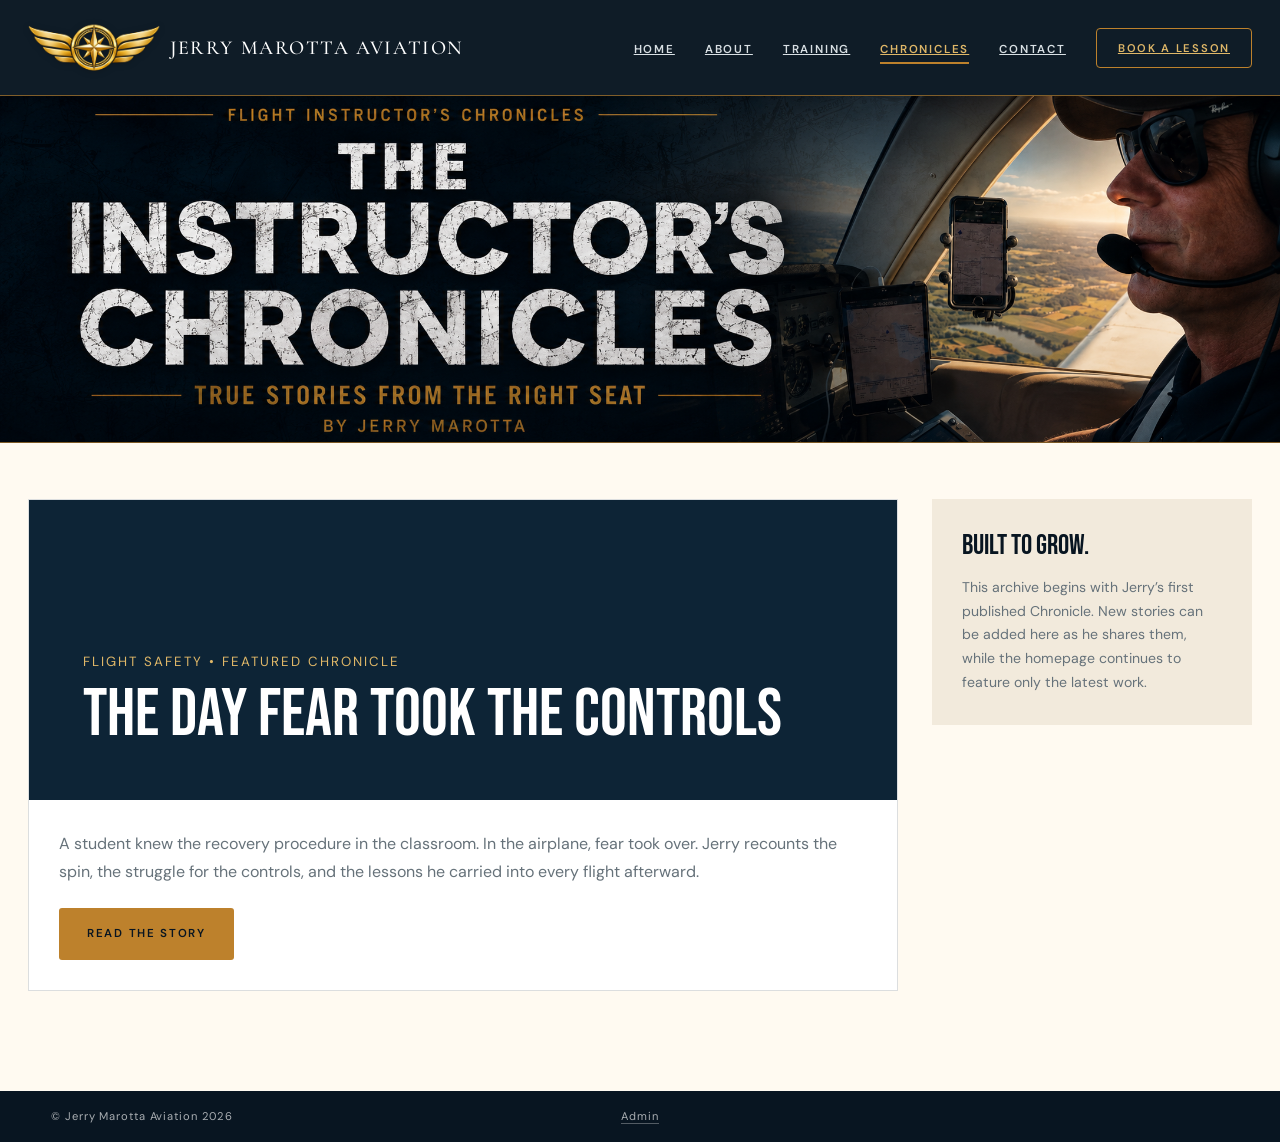
<file: chronicles/index.html>
<!DOCTYPE html>
<html lang="en">
<head>
<meta charset="UTF-8">
<meta name="viewport" content="width=device-width, initial-scale=1.0, viewport-fit=cover">
<meta name="theme-color" content="#081521">
<title>Jerry Marotta | Gold Seal Flight Instructor</title>
<meta name="description" content="Gold Seal flight instruction, instrument training, checkride preparation, and Flight Instructor's Chronicles from Jerry Marotta in Knoxville, Tennessee.">
<link rel="canonical" href="https://jerrymarottaaviation.com/">
<link rel="apple-touch-icon" sizes="180x180" href="/apple-touch-icon.png">
<link rel="icon" type="image/png" sizes="32x32" href="/favicon-32x32.png">
<link rel="icon" type="image/png" sizes="16x16" href="/favicon-16x16.png">
<link rel="icon" href="/favicon.ico">
<link rel="manifest" href="/site.webmanifest">
<link rel="preconnect" href="https://fonts.googleapis.com">
<link rel="preconnect" href="https://fonts.gstatic.com" crossorigin>
<link href="https://fonts.googleapis.com/css2?family=Bebas+Neue&family=Cormorant+Garamond:ital,wght@0,500;1,500&family=DM+Sans:wght@400;500;600&display=swap" rel="stylesheet">
<link rel="stylesheet" href="/css/styles.css">
</head>
<body>
<div class="site-shell">
  <nav class="desktop-nav">
    <a class="brand" href="/" aria-label="Jerry Marotta Aviation home">
      <img class="brand-mark" src="/images/winged-compass-logo.png" alt="Jerry Marotta Aviation winged compass">
      <span class="brand-wordmark" aria-hidden="true">Jerry Marotta Aviation</span>
    </a>
    <div class="desktop-links">
      <a class="nav-btn active" href="/">Home</a>
      <a class="nav-btn" href="/about/">About</a>
      <a class="nav-btn" href="/training/">Training</a>
      <a class="nav-btn" href="/chronicles/">Chronicles</a>
      <a class="nav-btn" href="/contact/">Contact</a>
      <a class="nav-book" href="/book/">Book a Lesson</a>
    </div>
  </nav>

  <div class="mobile-top">
    <a class="brand" href="/" aria-label="Jerry Marotta Aviation home">
      <img class="brand-mark" src="/images/winged-compass-logo.png" alt="Jerry Marotta Aviation winged compass">
      <span class="brand-wordmark" aria-hidden="true">Jerry Marotta Aviation</span>
    </a>
    <button class="mobile-more-btn" id="mobile-more-btn" type="button" aria-label="Open more options" aria-expanded="false">
      <svg viewBox="0 0 24 24" aria-hidden="true"><circle cx="5" cy="12" r="1.4" fill="currentColor"/><circle cx="12" cy="12" r="1.4" fill="currentColor"/><circle cx="19" cy="12" r="1.4" fill="currentColor"/></svg>
    </button>
  </div>
  <div class="reading-progress" id="reading-progress" aria-hidden="true"><span></span></div>

  <main>
    <section class="view" id="view-home">
      <div class="desktop-home-only">
        <div class="hero">
          <div class="hero-copy">
            <div class="eyebrow">Gold Seal CFII • Knoxville, Tennessee</div>
            <h1>Experience that builds <span>better pilots.</span></h1>
            <p class="hero-lede">Practical instruction, calm judgment, and real-world aviation lessons shaped by more than 8,500 flight hours.</p>
            <div class="hero-actions">
              <a class="btn btn-primary" href="/book/">Book a Lesson</a>
              <a class="btn btn-secondary" href="/training/">Explore Training</a>
            </div>
          </div>
          <div class="hero-visual" aria-label="Abstract aviation instrument graphic">
            <div class="horizon-line"></div>
            <div class="instrument-ring one"></div>
            <div class="instrument-ring two"></div>
            <div class="altimeter"></div>
            <div class="visual-caption"><small>Measured in experience</small><strong>35+ Years in Aviation</strong><p>Decades of practical judgment, calm instruction, and real-world experience.</p></div>
          </div>
        </div>
        <div class="credential-strip">
          <div class="credential-inner">
            <div class="credential"><strong>8,500+</strong><span>Flight Hours</span></div>
            <div class="credential"><strong>35+</strong><span>Years of Experience</span></div>
            <div class="credential"><strong>Gold Seal</strong><span>FAA Flight Instructor</span></div>
            <div class="credential"><strong>CFII</strong><span>Instrument Instruction</span></div>
          </div>
        </div>

        <section class="section training-preview">
          <div class="section-head">
            <div><div class="section-label">Training</div><h2>Focused instruction.<br>Clear outcomes.</h2></div>
            <p class="section-intro">Choose the type of training you need, then move directly into a focused booking experience.</p>
          </div>
          <div class="card-grid">
            <article class="card"><div class="card-index">01</div><h3>Flight Training</h3><p>One-on-one instruction built around the student’s current ability, goals, and aircraft.</p><a class="card-link" href="/training/">See training →</a></article>
            <article class="card"><div class="card-index">02</div><h3>Instrument Training</h3><p>Procedural discipline, decision-making, and confidence for real instrument conditions.</p><a class="card-link" href="/training/">See training →</a></article>
            <article class="card"><div class="card-index">03</div><h3>Checkride Prep</h3><p>Focused oral and flight preparation aligned with the practical test standards.</p><a class="card-link" href="/training/">See training →</a></article>
            <article class="card"><div class="card-index">04</div><h3>Ground Instruction</h3><p>Clear explanations that connect knowledge to what the airplane is actually doing.</p><a class="card-link" href="/training/">See training →</a></article>
          </div>
        </section>

        <section class="chronicle-feature">
          <div class="chronicle-cover">
            <div class="chronicle-kicker">Flight Instructor’s Chronicles</div>
            <h2>The Day Fear Took the Controls</h2>
            <div class="byline">A true story from the right seat, by Jerry Marotta</div>
          </div>
          <div class="chronicle-copy">
            <div class="section-label">Featured Chronicle</div>
            <h2 style="font-size:3.7rem;color:var(--ink)">Real stories.<br>Real lessons.</h2>
            <div class="meta"><span class="pill">Flight Safety</span><span class="pill">8 minute read</span><span class="pill">Instructor Perspective</span></div>
            <p>A routine stall lesson became a fight for control when a student’s fear overrode everything he knew on the ground. Jerry explains what happened, how the airplane was recovered, and what the flight permanently taught him as an instructor.</p>
            <div class="quote">“For several seconds, fear was flying the airplane. And as the instructor, it was my responsibility to take it back.”</div>
            <div><a class="btn btn-primary" href="/chronicles/the-day-fear-took-the-controls/">Read the Chronicle</a></div>
          </div>
        </section>

        <section class="section about-preview">
          <div class="about-photo-card">
            <img src="/images/jerry-with-plane.jpg" alt="Jerry Marotta with his Travel Air biplane">
          </div>
          <div class="about-copy-stack">
            <div class="about-panel">
              <div class="section-label" style="color:var(--gold-light)">About Jerry</div>
              <h3>Experience you can trust.</h3>
              <p>Jerry combines technical knowledge with decades of judgment, perspective, and an ability to identify what each student needs next.</p>
              <div style="margin-top:25px"><a class="btn btn-primary" href="/about/">Meet Jerry</a></div>
            </div>
            <div class="about-facts">
              <div class="fact"><strong>8,500+</strong><span>Flight Hours</span></div>
              <div class="fact"><strong>35+</strong><span>Years in Aviation</span></div>
              <div class="fact"><strong>Gold Seal</strong><span>FAA CFI</span></div>
              <div class="fact"><strong>East TN</strong><span>Training Area</span></div>
            </div>
          </div>
        </section>

        <section class="section reviews-section" aria-labelledby="reviews-heading">
          <div class="reviews-section-head">
            <div>
              <div class="section-label">Student Reviews</div>
              <h2 id="reviews-heading">Experiences from the right seat.</h2>
            </div>
          </div>

          <div class="review-system">
            <aside class="review-sidebar">
              <div class="review-summary-card">
                <div class="review-summary-label">Website reviews</div>
                <div class="review-score-row">
                  <strong class="review-average" data-review-average>5.0</strong>
                  <div>
                    <div class="review-stars" data-review-stars role="img" aria-label="5.0 out of 5 stars"><span class="review-stars-base">★★★★★</span><span class="review-stars-fill">★★★★★</span></div>
                    <div class="review-count" data-review-count>2 website reviews</div>
                  </div>
                </div>
                <p class="review-disclosure">Calculated from approved student reviews published on this website. Yelp remains a separate external rating.</p>
              </div>
              <div class="yelp-rating-card">
                <div class="yelp-rating-source"><strong>Yelp</strong><span>Live external rating</span></div>
                <div class="yelp-rating-row">
                  <strong class="yelp-live-score" data-yelp-live-rating>—</strong>
                  <div><div class="yelp-live-stars" data-yelp-live-stars role="img" aria-label="Yelp rating unavailable"><span class="yelp-live-stars-base">★★★★★</span><span class="yelp-live-stars-fill">★★★★★</span></div><div class="yelp-live-count" data-yelp-live-count>View Yelp for the current rating</div></div>
                </div>
                <div class="yelp-live-updated" data-yelp-live-updated>The public Yelp listing is always available below.</div>
                <a class="btn btn-copy" href="https://www.yelp.com/biz/jerry-marotta-alcoa" target="_blank" rel="noopener noreferrer">View Jerry on Yelp</a>
              </div>
            </aside>

            <div class="review-main">
              <div class="testimonial-grid" data-testimonial-list>
                <button class="testimonial-card" type="button" data-testimonial-id="tristan-m-student-since-2018" aria-label="Read the full review from Tristan M.">
                <div class="testimonial-stars" aria-label="5 out of 5 stars">★★★★★</div>
                <p class="testimonial-text">I met Jerry in 2018 while I was working on my private pilot certificate. The first time I saw him, he was sitting in the office playing guitar. Honestly, it made me a little nervous because he seemed so relaxed, and I wondered what kind of instructor he was going to be. Once we got into the airplane, I immediately understood. Playing guitar was simply how he relaxed before his next student arrived—and that student was me.…</p>
                <div class="testimonial-footer"><strong>Tristan M.</strong><span>Private Pilot · Instrument Student<br>Student since 2018</span></div>
              </button>
                <button class="testimonial-card" type="button" data-testimonial-id="dylan-b-instrument-student-2026" aria-label="Read the full review from Dylan B.">
                  <div class="testimonial-stars" aria-label="5 out of 5 stars">★★★★★</div>
                  <p class="testimonial-text">Jerry is an excellent instructor who emphasizes both safety and efficiency. Before training with him, I had two instructors who struggled with punctuality and communication. Jerry is always prepared, thorough, and every lesson has a clear purpose. He has a wealth of experience and tailors his instruction to each student's needs. I highly recommend him to anyone pursuing their private pilot certificate.</p>
                  <div class="testimonial-footer"><strong>Dylan B.</strong><span>Instrument Student</span></div>
                </button>
              </div>

              <section class="yelp-excerpts-section" aria-labelledby="desktop-yelp-excerpts-heading" hidden>
                <div class="yelp-excerpts-head">
                  <div>
                    <div class="section-label">From Yelp</div>
                    <h3 id="desktop-yelp-excerpts-heading">Recent Yelp excerpts</h3>
                  </div>
                  <p>Yelp provides a limited set of excerpts through its API. Website reviews above remain separate and are de-duplicated against these excerpts.</p>
                </div>
                <div class="yelp-excerpt-grid" data-yelp-excerpt-list="desktop">
                  <div class="yelp-excerpt-empty">Yelp excerpts will appear here after the Yelp API workflow runs and the connected plan allows review access.</div>
                </div>
              </section>


              <div class="yelp-external-note">
                <p><strong>Want to leave a review?</strong> Use Jerry’s Yelp listing. Website testimonials and Yelp reviews are kept separate so visitors always know where each rating comes from.</p>
                <div class="yelp-external-actions">
                  <a class="btn btn-copy" href="https://www.yelp.com/writeareview/biz/jerry-marotta-alcoa" target="_blank" rel="noopener noreferrer">Write on Yelp</a>
                  <a class="btn btn-copy" href="https://www.yelp.com/biz/jerry-marotta-alcoa" target="_blank" rel="noopener noreferrer">Read Yelp Reviews</a>
                </div>
              </div>
            </div>
          </div>
        </section>

        <section class="final-cta"><h2>Ready to become a better pilot?</h2><p>Use the focused booking page to request a session without making every visitor encounter a long form on the homepage.</p><a class="btn" style="background:white;color:var(--rust)" href="/book/">Request a Session</a></section>
      </div>

      <div class="mobile-home-only mobile-home">
        <section class="mobile-hero">
          <div class="eyebrow">Gold Seal CFII • Knoxville</div>
          <h1>Jerry<br><span style="color:var(--gold-light)">Marotta</span></h1>
          <p>Practical instruction and real-world aviation judgment shaped by more than 8,500 flight hours.</p>
          <div class="mobile-proof" aria-label="Jerry's qualifications">
            <span>Gold Seal CFI</span>
            <span>CFII</span>
            <span>8,500+ Hours</span>
          </div>
          <div class="mobile-actions">
            <a class="btn btn-primary" href="/book/">Book a Lesson</a>
            <a class="btn btn-secondary" href="/chronicles/">Stories</a>
          </div>
        </section>

        <section class="mobile-service-section">
          <div class="mobile-section-head">
            <div class="section-label">Training</div>
            <h2>Choose your next objective.</h2>
          </div>
          <div class="mobile-service-rail" aria-label="Training options">
            <a class="mobile-service-card" href="/training/">
              <small>Primary</small>
              <h3>Flight Training</h3>
              <p>Structured instruction with clear objectives, direct feedback, and lessons built around your pace.</p>
              <span class="rail-link">Explore training →</span>
            </a>
            <a class="mobile-service-card" href="/training/">
              <small>Instrument</small>
              <h3>CFII Training</h3>
              <p>Procedures, scan discipline, workload management, and sound decision-making for instrument flying.</p>
              <span class="rail-link">Explore training →</span>
            </a>
            <a class="mobile-service-card" href="/training/">
              <small>Practical Test</small>
              <h3>Checkride Prep</h3>
              <p>Focused oral and flight preparation based on the standards and the areas that need attention.</p>
              <span class="rail-link">Explore training →</span>
            </a>
            <a class="mobile-service-card" href="/training/">
              <small>Knowledge</small>
              <h3>Ground Instruction</h3>
              <p>Clear explanations that connect weather, systems, regulations, and aerodynamics to real flying.</p>
              <span class="rail-link">Explore training →</span>
            </a>
          </div>
          <div class="rail-hint">Swipe to compare training options.</div>
        </section>

        <section class="mobile-block">
          <div class="section-label">Featured Chronicle</div>
          <h2>Lessons that stay with you.</h2>
          <article class="mobile-story">
            <small>Flight Safety • 8 min read</small>
            <h3>The Day Fear Took the Controls</h3>
            <p>A stall lesson, a student frozen in panic, and the moment an instructor had to take command back.</p>
            <a class="btn btn-primary" href="/chronicles/the-day-fear-took-the-controls/">Read the Story</a>
          </article>
        </section>

        <section class="mobile-block alt">
          <div class="section-label">At a Glance</div>
          <h2>Experience that matters.</h2>
          <div class="mobile-credentials">
            <div class="mobile-credential"><strong>8,500+</strong><span>Flight Hours</span></div>
            <div class="mobile-credential"><strong>35+</strong><span>Years Aviation</span></div>
            <div class="mobile-credential"><strong>Gold Seal</strong><span>FAA Instructor</span></div>
            <div class="mobile-credential"><strong>CFII</strong><span>Instrument</span></div>
          </div>
        </section>

        <section class="mobile-review-section" aria-labelledby="mobile-reviews-heading">
          <div class="section-label">Student Reviews</div>
          <h2 id="mobile-reviews-heading">Experiences from the right seat.</h2>

          <div class="mobile-review-summary">
            <div class="review-summary-label">Website reviews</div>
            <div class="review-score-row">
              <strong class="review-average" data-review-average>5.0</strong>
              <div>
                <div class="review-stars" data-review-stars role="img" aria-label="5.0 out of 5 stars">
                  <span class="review-stars-base">★★★★★</span>
                  <span class="review-stars-fill">★★★★★</span>
                </div>
                <div class="review-count" data-review-count>2 website reviews</div>
              </div>
            </div>
            <p class="review-disclosure">Website reviews are approved before publication. Yelp maintains its own separate rating.</p>
            <div class="review-summary-actions">
              <a class="btn btn-secondary" href="https://www.yelp.com/biz/jerry-marotta-alcoa" target="_blank" rel="noopener noreferrer">Read Reviews on Yelp</a>
            </div>
          </div>

          <div class="mobile-yelp-live">
            <div class="yelp-rating-source"><strong>Yelp</strong><span>Live external rating</span></div>
            <div class="yelp-rating-row"><strong class="yelp-live-score" data-yelp-live-rating>—</strong><div><div class="yelp-live-stars" data-yelp-live-stars role="img" aria-label="Yelp rating unavailable"><span class="yelp-live-stars-base">★★★★★</span><span class="yelp-live-stars-fill">★★★★★</span></div><div class="yelp-live-count" data-yelp-live-count>View Yelp for the current rating</div></div></div>
            <div class="yelp-live-updated" data-yelp-live-updated>The public Yelp listing is always available below.</div>
            <a class="btn btn-copy" href="https://www.yelp.com/biz/jerry-marotta-alcoa" target="_blank" rel="noopener noreferrer">View Yelp Rating</a>
          </div>

          <section class="mobile-yelp-excerpts" aria-labelledby="mobile-yelp-excerpts-heading" hidden>
            <div class="yelp-excerpts-head">
              <div class="section-label">From Yelp</div>
              <h3 id="mobile-yelp-excerpts-heading">Recent Yelp excerpts</h3>
              <p>Shown only when Yelp makes excerpts available through the connected API plan.</p>
            </div>
            <div class="yelp-excerpt-grid" data-yelp-excerpt-list="mobile">
              <div class="yelp-excerpt-empty">Yelp excerpts will appear here after synchronization.</div>
            </div>
          </section>

          <div class="mobile-testimonial-list" data-testimonial-list>
            <button class="testimonial-card" type="button" data-testimonial-id="tristan-m-student-since-2018" aria-label="Read the full review from Tristan M.">
                <div class="testimonial-stars" aria-label="5 out of 5 stars">★★★★★</div>
                <p class="testimonial-text">I met Jerry in 2018 while I was working on my private pilot certificate. The first time I saw him, he was sitting in the office playing guitar. Honestly, it made me a little nervous because he seemed so relaxed, and I wondered what kind of instructor he was going to be. Once we got into the airplane, I immediately understood. Playing guitar was simply how he relaxed before his next student arrived—and that student was me.…</p>
                <div class="testimonial-footer"><strong>Tristan M.</strong><span>Private Pilot · Instrument Student<br>Student since 2018</span></div>
              </button>
              <button class="testimonial-card" type="button" data-testimonial-id="dylan-b-instrument-student-2026" aria-label="Read the full review from Dylan B.">
                <div class="testimonial-stars" aria-label="5 out of 5 stars">★★★★★</div>
                <p class="testimonial-text">Jerry is an excellent instructor who emphasizes both safety and efficiency. Before training with him, I had two instructors who struggled with punctuality and communication. Jerry is always prepared, thorough, and every lesson has a clear purpose. He has a wealth of experience and tailors his instruction to each student's needs. I highly recommend him to anyone pursuing their private pilot certificate.</p>
                <div class="testimonial-footer"><strong>Dylan B.</strong><span>Instrument Student</span></div>
              </button>
          </div>


          <div class="mobile-review-yelp">
            <p><strong>Want to leave a review?</strong> Use Jerry’s Yelp listing. Yelp ratings are not combined with the website average.</p>
            <div class="mobile-review-yelp-actions">
              <a class="btn btn-copy" href="https://www.yelp.com/writeareview/biz/jerry-marotta-alcoa" target="_blank" rel="noopener noreferrer">Write on Yelp</a>
              <a class="btn btn-copy" href="https://www.yelp.com/biz/jerry-marotta-alcoa" target="_blank" rel="noopener noreferrer">Read Yelp</a>
            </div>
          </div>
        </section>

        <section class="mobile-cta">
          <h3>Ready to train?</h3>
          <p>Complete a short request. On mobile, the site opens your native Messages app with everything ready to send.</p>
          <a class="btn" style="background:white;color:var(--rust)" href="/book/">Request a Session</a>
        </section>
      </div>
    </section>

    <section class="view" id="view-about">
      <div class="about-page-hero">
        <div class="about-page-copy">
          <div class="section-label">About Jerry — In His Own Words</div>
          <h1>I don’t just teach people to fly. I teach them to think.</h1>
          <div class="about-page-subline">From teaching martial arts and restoring muscle cars to creating aviators.</div>

          <p>I have spent more than 35 years in aviation and logged more than 8,500 flight hours, but the part of this work that has meant the most to me has always been teaching.</p>

          <p>Long before I became a flight instructor, I taught martial arts. I enjoyed helping students develop discipline, work through frustration, and grow into something they did not yet believe they could become. Later, after earning my commercial pilot certificate, I became friends with an Air Force colonel who was also a flight instructor. Flying with him convinced me that the same things I valued in teaching martial arts belonged in aviation.</p>

          <blockquote class="about-page-hero-quote">“I switched from restoring muscle cars to creating aviators.”</blockquote>

          <div class="about-page-signature">Jerry Marotta</div>
          <div class="about-page-role">FAA Gold Seal Flight Instructor · CFII</div>
        </div>

        <div class="about-page-photo">
          <img src="/images/jerry-with-plane.jpg" alt="Jerry Marotta standing beside his red Travel Air biplane" loading="lazy" decoding="async">
        </div>
      </div>

      <div class="about-page-stats">
        <div class="about-page-stat"><strong>8,500+</strong><span>Flight Hours</span></div>
        <div class="about-page-stat"><strong>35+</strong><span>Years in Aviation</span></div>
        <div class="about-page-stat"><strong>Gold Seal</strong><span>FAA Flight Instructor</span></div>
        <div class="about-page-stat"><strong>CFII</strong><span>Instrument Instructor</span></div>
      </div>

      <div class="about-story-wrap">
        <div class="about-story-grid">
          <article class="about-story-card">
            <div class="section-label">Why I Became an Instructor</div>
            <h2>Teaching was already part of who I was.</h2>

            <p>When I began flying with that Air Force colonel, I had recently reached the commercial-pilot level. He was an instructor as well as a military aviator, and the time I spent flying with him changed the direction of my career. He showed me that instructing was not simply demonstrating maneuvers. It was helping another person develop judgment, discipline, and confidence.</p>

            <p>I decided to pursue my flight-instructor certificate. Once I began instructing, I liked it so much that I changed careers. I moved away from restoring muscle cars and committed myself to developing pilots.</p>

            <blockquote class="about-story-pullquote">The machine still matters—but now the real work is helping the person in the other seat grow.</blockquote>
          </article>

          <article class="about-story-card dark">
            <div class="section-label" style="color:var(--gold-light)">How I Teach</div>
            <h2>Safety first. Then make it enjoyable.</h2>

            <p>I do not believe every student should be taught in exactly the same way. When someone is struggling, my responsibility is to recognize where the understanding broke down and change the lesson until the idea makes sense.</p>

            <ul class="about-philosophy-list">
              <li>I explain why a lesson matters and how it applies outside the training environment.</li>
              <li>I want pilots to ask questions instead of pretending they understand.</li>
              <li>I teach students to pause, evaluate the risk, and think before committing to a flight.</li>
              <li>I give honest feedback without taking the enjoyment out of aviation.</li>
            </ul>
          </article>

          <article class="about-story-card wide">
            <div class="section-label">What the Gold Seal Means to Me</div>
            <h2>A title tied directly to student success.</h2>

            <p>Right after I started flight instructing, I learned about the FAA Gold Seal standard. That caught my attention because it was not simply another written test or another line on a certificate. The recognition was connected to a high level of instructional activity, deeper ground-instructor qualifications, and the actual performance of the students an instructor prepared.</p>

            <p>I decided to make the Gold Seal one of my first major goals. I expanded my instrument knowledge, added an instrument ground-instructor certificate, and worked under the pressure of preparing a large group of students for their practical tests. I reached the Gold Seal standard during my first year as a new instructor, and I was extremely proud of it.</p>

            <ul class="about-gold-standard" aria-label="FAA Gold Seal qualification standards">
              <li><strong>Advanced credentials</strong>A commercial pilot certificate with an instrument rating—or an airline transport pilot certificate.</li>
              <li><strong>Ground instruction</strong>An advanced or instrument ground-instructor rating.</li>
              <li><strong>Student results</strong>At least 10 applicants recommended within 24 calendar months, with at least 80 percent passing on their first attempt, or qualifying equivalent examiner activity.</li>
            </ul>

            <p>To me, the seal represents responsibility. When I recommend someone for a practical test, I am placing my name behind that pilot’s preparation. Passing matters, but building a pilot who can think and make safe decisions after the checkride matters even more.</p>

            <div class="about-faa-note">
              <span>Formal qualification summary based on the FAA’s current Gold Seal guidance.</span>
              <a href="https://www.faa.gov/documentLibrary/media/Advisory_Circular/AC_61-65K.pdf" target="_blank" rel="noopener noreferrer">View FAA AC 61-65K</a>
            </div>
          </article>

          <article class="about-story-card wide">
            <div class="section-label">The Students Behind the Seal</div>
            <h2>The lessons went both directions.</h2>

            <div class="about-nobu-story">
              <div>
                <p>Many of the students I trained during that first year came from Japan. The language barrier could make instruction challenging, but those students brought an extraordinary amount of dedication, gratitude, and hard work. Teaching them forced me to become a clearer and more adaptable instructor.</p>

                <p>One student, Nobu, surprised me during our first cross-country lesson. His navigation was so strong that I briefly wondered whether the FAA had sent someone to evaluate me. I later learned that he had retired from the Japanese military after serving as a navigator aboard a P-3 Orion maritime patrol aircraft.</p>

                <p>As Christmas approached, Nobu was running out of time to complete his training before returning to Japan. I told him we would stay as late as necessary, and we studied for his oral examination until midnight. He completed the process and returned home as a pilot.</p>

                <p>Later, he sent me a photograph of himself with his family while wearing his military uniform, medals, and decorations. I wish I still knew where that photograph was, but I have never forgotten what it represented.</p>
              </div>

              <aside class="about-nobu-aside">
                <strong>Why that moment stayed with me</strong>
                <p>A certificate is a piece of paper. What matters is seeing a student return home carrying a new ability, a new confidence, and something they worked hard to earn.</p>
              </aside>
            </div>
          </article>

          <section class="about-page-cta">
            <div>
              <h2>Tell me where you are in your flying.</h2>
              <p>Whether you are beginning, returning after time away, preparing for a checkride, or moving into instrument flying, I will build the instruction around the pilot you are today and the pilot you are working to become.</p>
            </div>
            <a class="btn" href="/book/">Book a Lesson</a>
          </section>
        </div>
      </div>
    </section>

    <section class="view" id="view-training">
      <header class="page-hero">
        <div class="section-label">Training</div>
        <h1>Instruction built around the pilot.</h1>
        <p>Jerry’s approach starts with safety, keeps flying enjoyable, and adapts the training plan when a pilot needs a different explanation or method for something to finally click.</p>
      </header>

      <div class="page-content">
        <div class="training-list desktop-training-list">
          <article class="training-item">
            <div class="num">01</div>
            <div class="training-item-copy">
              <h3>Primary &amp; Proficiency Flight Training</h3>
              <div class="training-item-meta">
                <span>Safety First</span>
                <span>Discovery to Advanced</span>
                <span>Your Aircraft or Rental</span>
              </div>
              <p>Flight training is for anyone who wants to become safer, sharper, and more comfortable in the airplane. Jerry works with first-time students, private pilots returning after time away, and experienced or commercial pilots who want to rebuild proficiency in aircraft such as the Cessna 172.</p>
              <ul class="training-item-list">
                <li>Discovery flights and first lessons for new students</li>
                <li>Private-pilot training and maneuver proficiency</li>
                <li>Rusty-pilot refreshers and return-to-flying sessions</li>
                <li>Confidence, aircraft control, judgment, and safe decision-making</li>
              </ul>
              <div class="training-item-action">
                <button class="btn btn-primary training-request" data-training-value="Flight Training Lesson">Request Flight Training</button>
              </div>
            </div>
          </article>

          <article class="training-item">
            <div class="num">02</div>
            <div class="training-item-copy">
              <h3>Instrument Training &amp; IPCs</h3>
              <div class="training-item-meta">
                <span>Full Rating</span>
                <span>Instrument Proficiency Check</span>
                <span>Step-by-Step</span>
              </div>
              <p>Instrument flying can feel like learning a new language. Jerry starts slowly and builds understanding in manageable pieces, especially when pilots are making the transition from colorful VFR charts to dense IFR plates, procedures, symbols, and new cockpit workload.</p>
              <ul class="training-item-list">
                <li>Full instrument-rating instruction</li>
                <li>Instrument Proficiency Checks for rated pilots</li>
                <li>Approach procedures, clearances, charts, and cockpit organization</li>
                <li>Workload management and staying ahead of the airplane</li>
              </ul>
              <div class="training-item-action">
                <button class="btn btn-primary training-request" data-training-value="Instrument Training">Request Instrument Training</button>
              </div>
            </div>
          </article>

          <article class="training-item">
            <div class="num">03</div>
            <div class="training-item-copy">
              <h3>Checkride Preparation</h3>
              <div class="training-item-meta">
                <span>Mock Oral</span>
                <span>Mock Flight</span>
                <span>Review &amp; Polish</span>
              </div>
              <p>Jerry can run a complete mock checkride or focus on the areas that need final review. The goal is not simply memorizing enough to pass. It is identifying weak areas, understanding the standards, and entering the practical test able to explain decisions and fly with confidence.</p>
              <ul class="training-item-list">
                <li>Mock oral examinations and scenario-based questions</li>
                <li>Mock flight portions and maneuver evaluation</li>
                <li>Technical review, knowledge-gap identification, and final polish</li>
                <li>Preparation tailored to the certificate or rating being pursued</li>
              </ul>
              <div class="training-item-action">
                <button class="btn btn-primary training-request" data-training-value="Checkride Preparation">Request Checkride Prep</button>
              </div>
            </div>
          </article>

          <article class="training-item">
            <div class="num">04</div>
            <div class="training-item-copy">
              <h3>In-Person Ground Instruction</h3>
              <div class="training-item-meta">
                <span>One-on-One</span>
                <span>In Person</span>
                <span>Built Around You</span>
              </div>
              <p>Jerry teaches the full range of ground topics and changes his explanation when the first method does not connect. Instead of pushing ahead while a student is lost, he identifies where the understanding breaks down and approaches the subject from another direction.</p>
              <ul class="training-item-list">
                <li>Aerodynamics, weather, navigation, systems, and regulations</li>
                <li>Instrument charts, procedures, and oral-exam preparation</li>
                <li>Dedicated ground sessions or ground instruction paired with flying</li>
                <li>Currently offered in person; virtual instruction may be added later</li>
              </ul>
              <div class="training-item-action">
                <button class="btn btn-primary training-request" data-training-value="Ground School Session">Request Ground Instruction</button>
              </div>
            </div>
          </article>

          <aside class="training-location-note">
            <div>
              <h3>Jerry meets the pilot and the airplane.</h3>
              <p>As an independent instructor, Jerry can meet pilots who own an aircraft or who have arranged a rental. Training is conducted in the aircraft being flown, subject to its condition, documentation, insurance requirements, and Jerry’s familiarity and comfort with the aircraft.</p>
              <p style="margin-top:9px"><strong>Common East Tennessee meeting areas include:</strong></p>
            </div>
            <div class="training-location-airports" aria-label="Common training airports">
              <span>TYS</span>
              <span>DKX</span>
              <span>GKT</span>
              <span>MMI</span>
              <span>MOR</span>
              <span>RZR</span>
              <span>By Arrangement</span>
            </div>
          </aside>
        </div>

        <div class="mobile-training-list">
          <details class="mobile-training-card">
            <summary>
              <span class="mobile-training-number">01</span>
              <span class="mobile-training-title"><strong>Primary &amp; Proficiency</strong><span>Discovery flights through rusty-pilot refreshers</span></span>
              <span class="mobile-training-chevron">＋</span>
            </summary>
            <div class="mobile-training-detail">
              <p>Jerry works with brand-new students, private pilots returning after time away, and experienced pilots who want to rebuild confidence or proficiency in an aircraft such as the Cessna 172.</p>
              <div class="training-focus">
                <strong>Jerry’s priority</strong>
                <span>Safety comes first. The second priority is keeping flying enjoyable so the pilot stays engaged and continues learning.</span>
              </div>
              <ul>
                <li>Discovery flights and first lessons</li>
                <li>Private-pilot training and maneuver practice</li>
                <li>Rusty-pilot and return-to-flying sessions</li>
                <li>Training in the pilot’s owned or rented aircraft</li>
              </ul>
              <button class="btn btn-primary training-request" data-training-value="Flight Training Lesson">Request This Training</button>
            </div>
          </details>

          <details class="mobile-training-card">
            <summary>
              <span class="mobile-training-number">02</span>
              <span class="mobile-training-title"><strong>Instrument Training</strong><span>Full ratings and Instrument Proficiency Checks</span></span>
              <span class="mobile-training-chevron">＋</span>
            </summary>
            <div class="mobile-training-detail">
              <p>Jerry slows the transition from VFR to IFR down into manageable steps. Charts, procedures, symbols, approaches, and cockpit workload are introduced without burying the pilot in everything at once.</p>
              <div class="training-focus">
                <strong>How he teaches it</strong>
                <span>Start with the foundation, make sure it is understood, then add complexity as the pilot becomes ready for it.</span>
              </div>
              <ul>
                <li>Full instrument-rating instruction</li>
                <li>Instrument Proficiency Checks</li>
                <li>Approach charts, clearances, and procedures</li>
                <li>Workload management and staying ahead of the airplane</li>
              </ul>
              <button class="btn btn-primary training-request" data-training-value="Instrument Training">Request This Training</button>
            </div>
          </details>

          <details class="mobile-training-card">
            <summary>
              <span class="mobile-training-number">03</span>
              <span class="mobile-training-title"><strong>Checkride Preparation</strong><span>Mock checkrides, review, and final polish</span></span>
              <span class="mobile-training-chevron">＋</span>
            </summary>
            <div class="mobile-training-detail">
              <p>Preparation can be as complete as a mock oral and mock flight, or as focused as reviewing technical weak points and polishing the areas that need attention before the practical test.</p>
              <div class="training-focus">
                <strong>What the session targets</strong>
                <span>Knowledge, judgment, communication, maneuver standards, and the pilot’s ability to remain composed while being evaluated.</span>
              </div>
              <ul>
                <li>Mock oral examinations</li>
                <li>Mock flight portions</li>
                <li>Scenario-based questions and technical review</li>
                <li>Final review and confidence-building</li>
              </ul>
              <button class="btn btn-primary training-request" data-training-value="Checkride Preparation">Request This Training</button>
            </div>
          </details>

          <details class="mobile-training-card">
            <summary>
              <span class="mobile-training-number">04</span>
              <span class="mobile-training-title"><strong>Ground Instruction</strong><span>In-person, one-on-one knowledge development</span></span>
              <span class="mobile-training-chevron">＋</span>
            </summary>
            <div class="mobile-training-detail">
              <p>Jerry can cover the full range of ground topics. When a student is struggling, he changes the explanation and the training plan instead of repeating the same method and hoping it eventually works.</p>
              <div class="training-focus">
                <strong>Built around the student</strong>
                <span>The goal is to identify exactly where the concept stopped making sense and approach it in a way that helps it finally click.</span>
              </div>
              <ul>
                <li>Aerodynamics, weather, systems, navigation, and regulations</li>
                <li>Instrument procedures and chart interpretation</li>
                <li>Oral-exam and knowledge-test preparation</li>
                <li>Currently offered in person</li>
              </ul>
              <button class="btn btn-primary training-request" data-training-value="Ground School Session">Request This Training</button>
            </div>
          </details>

          <aside class="mobile-training-note">
            <strong>Meet Jerry at the airplane.</strong>
            <p>Jerry can instruct in a pilot’s owned or rented aircraft and regularly meets students around East Tennessee, including TYS, DKX, GKT, MMI, MOR, and RZR. Other airports may be arranged directly with him.</p>
          </aside>
        </div>
      </div>
    </section>

    <section class="view active" id="view-chronicles">
      <header class="chronicles-banner">
        <img src="/images/Chronicles.png" alt="The Instructor's Chronicles — True Stories from the Right Seat, by Jerry Marotta">
      </header>
      <div class="page-content"><div class="chronicles-grid">
        <article class="story-card"><div class="story-card-cover"><small>Flight Safety • Featured Chronicle</small><h2>The Day Fear Took the Controls</h2></div><div class="story-card-body"><p>A student knew the recovery procedure in the classroom. In the airplane, fear took over. Jerry recounts the spin, the struggle for the controls, and the lessons he carried into every flight afterward.</p><div style="margin-top:22px"><a class="btn btn-primary" href="/chronicles/the-day-fear-took-the-controls/">Read the Story</a></div></div></article>
        <aside class="sidebar"><h3>Built to grow.</h3><p>This archive begins with Jerry’s first published Chronicle. New stories can be added here as he shares them, while the homepage continues to feature only the latest work.</p></aside>
      </div></div>
    </section>

    <section class="view" id="view-article">
      <div class="article-mobile-bar">
        <a type="button" href="/chronicles/">← Chronicles</a>
        <span>8 minute read</span>
      </div>
      <header class="page-hero"><div class="section-label">Flight Instructor’s Chronicles</div><h1>The Day Fear Took the Controls</h1><p>A true account of fear, instinct, control, and the responsibilities carried by the instructor in the right seat.</p></header>
      <div class="page-content"><article class="article">
        <div class="article-kicker">By Jerry Marotta • Flight Safety • Instructor Perspective</div>
        <h1>The Day Fear Took the Controls</h1>
        <div class="article-deck">Everything happened in seconds.</div>
        <p>Everything happened in seconds.</p>
        <p>I was flying with a student, working on stalls. We had covered the procedure before the flight. He knew what the airplane was expected to do, what the stall would feel like, and how he was supposed to recover.</p>
        <p>At least, he knew it in the classroom.</p>
        <p>That is one of the first things instructors learn. A student can explain a maneuver perfectly while sitting safely on the ground and still react very differently when the nose suddenly drops below the horizon.</p>
        <p>As the stall broke, the nose naturally dropped.</p>
        <p>That sight terrified him.</p>
        <p>Instead of relaxing the back pressure as we had practiced, he pulled back on the controls with every ounce of strength he had.</p>
        <p>That was the first mistake.</p>
        <p>When an airplane stalls, the wing has exceeded its critical angle of attack. Pulling farther back does not keep the airplane from descending. It increases the angle of attack and keeps the wing stalled. The instinct is understandable. The ground appears to be rising toward you, so every part of your body tells you to pull away from it.</p>
        <p>But in a stall, that instinct can kill you.</p>
        <p>At the same time, he pushed the rudder in the wrong direction.</p>
        <p>The airplane rolled.</p>
        <p>The wing quit flying.</p>
        <p>We entered a spin.</p>
        <p>I immediately reached over to recover the airplane, but the yoke would not move. It felt as though it had been welded in place.</p>
        <p>For a split second, I could not understand why the controls were not responding. Then I looked at my student.</p>
        <p>His eyes were enormous.</p>
        <p>His arms were locked perfectly straight, every muscle in his body rigid. His hands were clamped around the controls in a death grip. One leg was driving the rudder pedal to the floor with all the strength he could muster.</p>
        <p>He was not trying to fly anymore.</p>
        <p>He was frozen in panic.</p>
        <p>From an instructor’s perspective, that changed the nature of the emergency completely. The airplane itself was responding exactly as expected to the control inputs it was being given. The real problem was that the person making those inputs could no longer hear, reason, or respond.</p>
        <p>I told him to release the controls.</p>
        <p>He did not respond.</p>
        <p>I tried to take the airplane from him, but he pulled harder. His entire body had become part of the control system, and fear had given him a level of strength I had not expected.</p>
        <p>The airplane continued rotating.</p>
        <p>The ground was rising rapidly.</p>
        <p>There was not time for another explanation. There was not time to talk him through the recovery again. I had seconds.</p>
        <p>I struck his arms and upper body hard enough to break his grip on the controls.</p>
        <p>It was not anger.</p>
        <p>It was not punishment.</p>
        <p>It was not an instructional technique.</p>
        <p>It was the only way I could regain control of the airplane before we ran out of altitude.</p>
        <p>The instant he released the controls, I recovered from the spin and pulled the airplane out of the ensuing dive.</p>
        <p>Then we flew away.</p>
        <p>That part of the incident has always stayed with me because the recovery itself was almost routine once I had access to the controls. The airplane was recoverable. The obstacle was the student physically preventing the correct recovery inputs.</p>
        <p>We returned to the airport and landed safely.</p>
        <p>Only later did I ask him why he had finally let go.</p>
        <p>His answer caught me completely off guard.</p>
        <blockquote>He said, “The only reason I released the controls was because I knew you had three black belts in martial arts. I thought you were like Chuck Norris, and for one split second, I was more afraid of you than I was of hitting the ground.”</blockquote>
        <p>I have no idea whether that was entirely true.</p>
        <p>What I do know is that he released the controls, I recovered the airplane, and both of us walked away.</p>
        <p>Back at the flight school, I told the story to the World War II Corsair pilot who had taught me aerobatics.</p>
        <p>I explained how desperate the situation had become. I told him that when I realized the student was not going to release the controls voluntarily, I had decided I would do whatever was necessary to get him off them before we hit the ground.</p>
        <p>He listened without interrupting.</p>
        <p>When I finished, he looked at me quietly for a moment.</p>
        <p>Then he asked one question.</p>
        <p class="dialogue">“Were you prepared to do that?”</p>
        <p class="dialogue">“Yes,” I answered.</p>
        <p>He nodded once.</p>
        <p>There was nothing more to say.</p>
        <h2 class="article-subhead">That flight taught me several lessons as an instructor.</h2>
        <p>The first was that knowledge and reaction are not the same thing. My student knew the stall-recovery procedure, but when confronted with the actual sight and sensation of the nose dropping, fear overrode his training.</p>
        <p>The second was that an instructor must guard the controls during any maneuver in which a student’s incorrect reaction could quickly become dangerous. You do not wait until the airplane has fully departed controlled flight to become involved. You watch the student’s posture, grip, breathing, and control pressure. A rigid arm or tightening grip can be the first warning that the student is no longer processing the lesson normally.</p>
        <p>The third was that altitude is not merely a number on the altimeter. It is time. Every second of delay consumes it. Every attempt to reason with a panicked student consumes more of it. An instructor must know when verbal instruction has failed and when immediate intervention is required.</p>
        <h2 class="article-subhead">The student’s technical mistakes were straightforward.</h2>
        <p>He maintained excessive back pressure after the stall.</p>
        <p>He applied incorrect rudder.</p>
        <p>He became rigid on the controls.</p>
        <p>But the deeper mistake was allowing fear to replace judgment.</p>
        <p>That is what made the event dangerous.</p>
        <p>This is not a story about an instructor hitting a student.</p>
        <p>It is a story about what can happen when a student’s survival instinct produces exactly the wrong control inputs, and when the instructor must regain command of the airplane before the situation becomes unrecoverable.</p>
        <p>The airplane was still capable of flying.</p>
        <p>The student was still capable of surviving.</p>
        <p>But for several seconds, fear was flying the airplane.</p>
        <p>And as the instructor, it was my responsibility to take it back.</p>
        <div class="booking-note"><strong>Safety note:</strong> This personal account is presented for educational and storytelling purposes. It is not a substitute for instruction from a qualified flight instructor, an aircraft flight manual, or FAA-approved training guidance.</div>
        <div style="margin-top:35px"><a class="btn btn-primary" href="/chronicles/">Back to Chronicles</a></div>
        <div class="article-end-actions">
          <a class="btn btn-primary" href="/book/">Train With Jerry</a>
          <a class="btn btn-copy" href="/chronicles/">Back to Chronicles</a>
        </div>
      </article></div>
    </section>

    <section class="view" id="view-book">
      <header class="page-hero">
        <div class="section-label">Book a Lesson</div>
        <h1>Request a focused training session.</h1>
        <p>Mobile requests open directly in your native Messages app. Desktop requests download a tentative calendar invite and open in your default email application.</p>
      </header>
      <div class="page-content">
        <div class="booking-layout">
          <aside class="contact-card">
            <h3>Simple, direct booking.</h3>
            <p>Tell Jerry what you need, choose a preferred date and airport, then review the request before your phone opens Messages.</p>
            <div class="contact-links">
              <a href="mailto:jerry.marotta@hotmail.com">jerry.marotta@hotmail.com</a>
              <a href="sms:8657247251">(865) 724-7251</a>
            </div>
            <div class="booking-note"><strong id="device-flow-heading">Your device flow</strong><br><span id="device-flow-copy">The send method will be selected automatically for your device.</span></div>
          </aside>

          <form class="form-card" id="booking-form">
            <div class="mobile-booking-progress" aria-label="Booking progress">
              <button class="booking-progress-item active" type="button" data-booking-step="1"><span>1</span><small>Your Info</small></button>
              <button class="booking-progress-item" type="button" data-booking-step="2"><span>2</span><small>Lesson</small></button>
              <button class="booking-progress-item" type="button" data-booking-step="3"><span>3</span><small>Review</small></button>
            </div>

            <div class="form-grid">
              <div class="booking-step active" data-step="1">
                <div class="field"><label for="fname">First name *</label><input id="fname" name="fname" placeholder="Jane" autocomplete="given-name" enterkeyhint="next" required></div>
                <div class="field"><label for="lname">Last name</label><input id="lname" name="lname" placeholder="Smith" autocomplete="family-name" enterkeyhint="next"></div>
                <div class="field"><label for="phone">Your phone *</label><input id="phone" name="phone" type="tel" placeholder="(865) 555-0100" autocomplete="tel" inputmode="tel" enterkeyhint="next" required></div>
                <div class="field"><label for="email">Email</label><input id="email" name="email" type="email" placeholder="jane@example.com" autocomplete="email" inputmode="email" enterkeyhint="next"></div>
                <div class="wizard-actions">
                  <button class="btn btn-primary" type="button" data-booking-next="2">Continue</button>
                </div>
              </div>

              <div class="booking-step" data-step="2">
                <div class="field full"><label for="session-type">Training type *</label>
                  <select id="session-type" name="session-type" required>
                    <option value="">Choose a session type</option>
                    <option value="Flight Training Lesson">Flight Training Lesson</option>
                    <option value="Instrument Training">Instrument Training</option>
                    <option value="Discovery / Intro Flight">Discovery / Intro Flight</option>
                    <option value="Ground School Session">Ground School Session</option>
                    <option value="Checkride Preparation">Checkride Preparation</option>
                    <option value="other">Other</option>
                  </select>
                </div>
                <div class="field full other-field" id="other-session-field"><label for="other-session">Describe the session *</label><input id="other-session" name="other-session" placeholder="Describe what you are looking for"></div>

                <div class="field"><label for="preferred-date">Preferred date *</label><input id="preferred-date" name="preferred-date" type="date" required></div>
                <div class="field"><label for="preferred-time">Preferred time</label>
                  <select id="preferred-time" name="preferred-time">
                    <option value="">Choose a time</option>
                    <option>Early Morning (7-9 AM)</option>
                    <option>Morning (9 AM-12 PM)</option>
                    <option>Afternoon (12-4 PM)</option>
                    <option>Late Afternoon (4-7 PM)</option>
                    <option>Flexible</option>
                  </select>
                </div>

                <div class="field full"><label for="meet-airport">Requesting to meet at *</label>
                  <select id="meet-airport" name="meet-airport" required>
                    <option value="">Choose an airport</option>
                    <option value="TYS — McGhee Tyson Airport (Alcoa)">TYS — McGhee Tyson Airport (Alcoa)</option>
                    <option value="Signature Air — McGhee Tyson (TYS)">Signature Air — McGhee Tyson (TYS)</option>
                    <option value="DKX — Knoxville Downtown Island Airport">DKX — Knoxville Downtown Island Airport</option>
                    <option value="MMI — McMinn County Airport (Athens)">MMI — McMinn County Airport (Athens)</option>
                    <option value="GKT — Gatlinburg-Pigeon Forge Airport">GKT — Gatlinburg-Pigeon Forge Airport</option>
                    <option value="RVL — Rockwood Municipal Airport">RVL — Rockwood Municipal Airport</option>
                    <option value="MOR — Moore-Murrell Airport (Morristown)">MOR — Moore-Murrell Airport (Morristown)</option>
                    <option value="other">Other airport</option>
                  </select>
                </div>
                <div class="field full other-field" id="other-airport-field"><label for="other-airport">Airport name or identifier *</label><input id="other-airport" name="other-airport" placeholder="Example: KCSV, Crossville"></div>

                <div class="field"><label for="duration">Session duration</label>
                  <select id="duration" name="duration">
                    <option value="2">2 Hours (standard)</option>
                    <option value="3">3 Hours</option>
                    <option value="4">4 Hours</option>
                    <option value="5">5 Hours</option>
                    <option value="6">6 Hours (full day)</option>
                  </select>
                </div>
                <div class="field"><label for="experience">Experience level</label>
                  <select id="experience" name="experience">
                    <option value="">Choose a level</option>
                    <option>No flight experience</option>
                    <option>Student pilot (in training)</option>
                    <option>Private Pilot Certificate holder</option>
                    <option>Instrument rated</option>
                    <option>Commercial / ATP</option>
                  </select>
                </div>
                <div class="wizard-actions">
                  <button class="btn wizard-back" type="button" data-booking-back="1">Back</button>
                  <button class="btn btn-primary" type="button" data-booking-next="3">Review</button>
                </div>
              </div>

              <div class="booking-step" data-step="3">
                <div class="field full"><label for="message">Additional notes</label><textarea id="message" name="message" placeholder="Tell Jerry what you are working toward"></textarea></div>

                <div class="request-preview">
                  <div class="request-preview-label">Preview of your request</div>
                  <div class="request-preview-text" id="request-preview-text">Fill in the form to preview the message Jerry will receive.</div>
                </div>

                <div class="form-actions">
                  <button class="btn btn-primary" id="booking-submit" type="submit">Send Request</button>
                  <button class="btn btn-copy" id="copy-request" type="button">Copy Request</button>
                </div>
                <div class="form-status" id="form-status" role="status" aria-live="polite"></div>

                <div class="wizard-actions">
                  <button class="btn wizard-back" type="button" data-booking-back="2">Back to Lesson Details</button>
                </div>
              </div>
            </div>
          </form>
        </div>
      </div>
    </section>

    <section class="view" id="view-contact">
      <header class="page-hero">
        <div class="section-label">Contact</div>
        <h1>Reach Jerry directly.</h1>
        <p>Use the booking page for lesson requests or reach Jerry directly when you need a quick response.</p>
      </header>
      <div class="page-content">
        <div class="booking-layout">
          <div class="contact-card">
            <h3>Jerry Marotta Aviation</h3>
            <p>Knoxville, Tennessee<br>Gold Seal Flight Instructor and CFII</p>
            <div class="contact-actions">
              <a class="contact-action" href="mailto:jerry.marotta@hotmail.com"><strong>Email</strong><span>jerry.marotta@hotmail.com</span></a>
              <a class="contact-action" href="sms:8657247251"><strong>Text</strong><span>(865) 724-7251</span></a>
            </div>
          </div>
          <div class="form-card">
            <div class="section-label">Best for lesson requests</div>
            <h2 style="font-size:3rem;color:var(--ink)">Use the booking page.</h2>
            <p style="color:var(--muted);line-height:1.75;margin:14px 0 22px">On mobile, the booking page prepares a native text message. On desktop, it prepares an email and downloads a tentative calendar invite.</p>
            <a class="btn btn-primary" href="/book/">Book a Lesson</a>
          </div>
        </div>
      </div>
    </section>
  </main>

  <footer class="site-footer"><p class="footer-copyright">© Jerry Marotta Aviation 2026</p><a class="footer-admin" href="/admin/" aria-label="Administrator sign in">Admin</a><span class="footer-spacer" aria-hidden="true"></span></footer>

  <dialog class="review-dialog" id="review-dialog" aria-labelledby="review-dialog-name">
    <div class="review-dialog-shell">
      <div class="review-dialog-head"><div><div class="review-dialog-stars" id="review-dialog-stars"></div><strong id="review-dialog-name">Student Review</strong><span id="review-dialog-relationship"></span></div><button class="review-dialog-close" type="button" id="review-dialog-close" aria-label="Close review">×</button></div>
      <div class="review-dialog-body"><p class="review-dialog-text" id="review-dialog-text"></p>
        <a class="btn btn-copy" id="review-dialog-link" href="#" target="_blank" rel="noopener noreferrer" style="display:none;margin-top:20px">Read on Yelp</a></div>
    </div>
  </dialog>

  <nav class="mobile-bottom" aria-label="Mobile navigation">
    <a class="active" aria-label="Home" href="/">
      <svg viewBox="0 0 24 24" aria-hidden="true"><path d="M3.5 11.5 12 4l8.5 7.5"/><path d="M5.5 10.2V20h5v-5h3v5h5v-9.8"/></svg>
      <span>Home</span>
    </a>
    <a aria-label="Training" href="/training/">
      <svg viewBox="0 0 24 24" aria-hidden="true"><path d="M3 19 12 5l9 14"/><path d="M7.5 19 12 12l4.5 7"/></svg>
      <span>Training</span>
    </a>
    <a class="mobile-book" aria-label="Book a lesson" href="/book/">
      <span class="mobile-book-icon"><svg viewBox="0 0 24 24" aria-hidden="true"><path d="M12 5v14M5 12h14"/></svg></span>
      <span>Book</span>
    </a>
    <a aria-label="Chronicles" href="/chronicles/">
      <svg viewBox="0 0 24 24" aria-hidden="true"><path d="M6 4h12v16H6z"/><path d="M9 8h6M9 12h6M9 16h4"/></svg>
      <span>Chronicles</span>
    </a>
    <a aria-label="Contact" href="/contact/">
      <svg viewBox="0 0 24 24" aria-hidden="true"><path d="M3.5 6.5h17v11h-17z"/><path d="m4.5 7.5 7.5 6 7.5-6"/></svg>
      <span>Contact</span>
    </a>
  </nav>

  <div class="mobile-sheet-backdrop" id="mobile-sheet-backdrop"></div>
  <aside class="mobile-sheet" id="mobile-sheet" aria-hidden="true" aria-label="More options">
    <div class="mobile-sheet-handle"></div>
    <div class="mobile-sheet-head">
      <strong>More</strong>
      <button class="mobile-sheet-close" id="mobile-sheet-close" type="button" aria-label="Close more options">×</button>
    </div>
    <div class="mobile-sheet-grid">
      <a class="mobile-sheet-action" href="/about/"><strong>About Jerry</strong><span>Experience, credentials, and background</span></a>
      <a class="mobile-sheet-action" href="/chronicles/"><strong>Chronicles</strong><span>True stories from the right seat</span></a>
      <a class="mobile-sheet-action" href="mailto:jerry.marotta@hotmail.com"><strong>Email Jerry</strong><span>Open your email application</span></a>
      <a class="mobile-sheet-action" href="sms:8657247251"><strong>Text Jerry</strong><span>Open your native Messages app</span></a>
      <a class="mobile-sheet-action" href="https://www.yelp.com/biz/jerry-marotta-alcoa" target="_blank" rel="noopener noreferrer"><strong>Yelp Reviews</strong><span>Read Jerry’s public Yelp reviews</span></a>
    </div>
  </aside>
</div>
<script src="/js/app.js"></script>
</body>
</html>
</file>
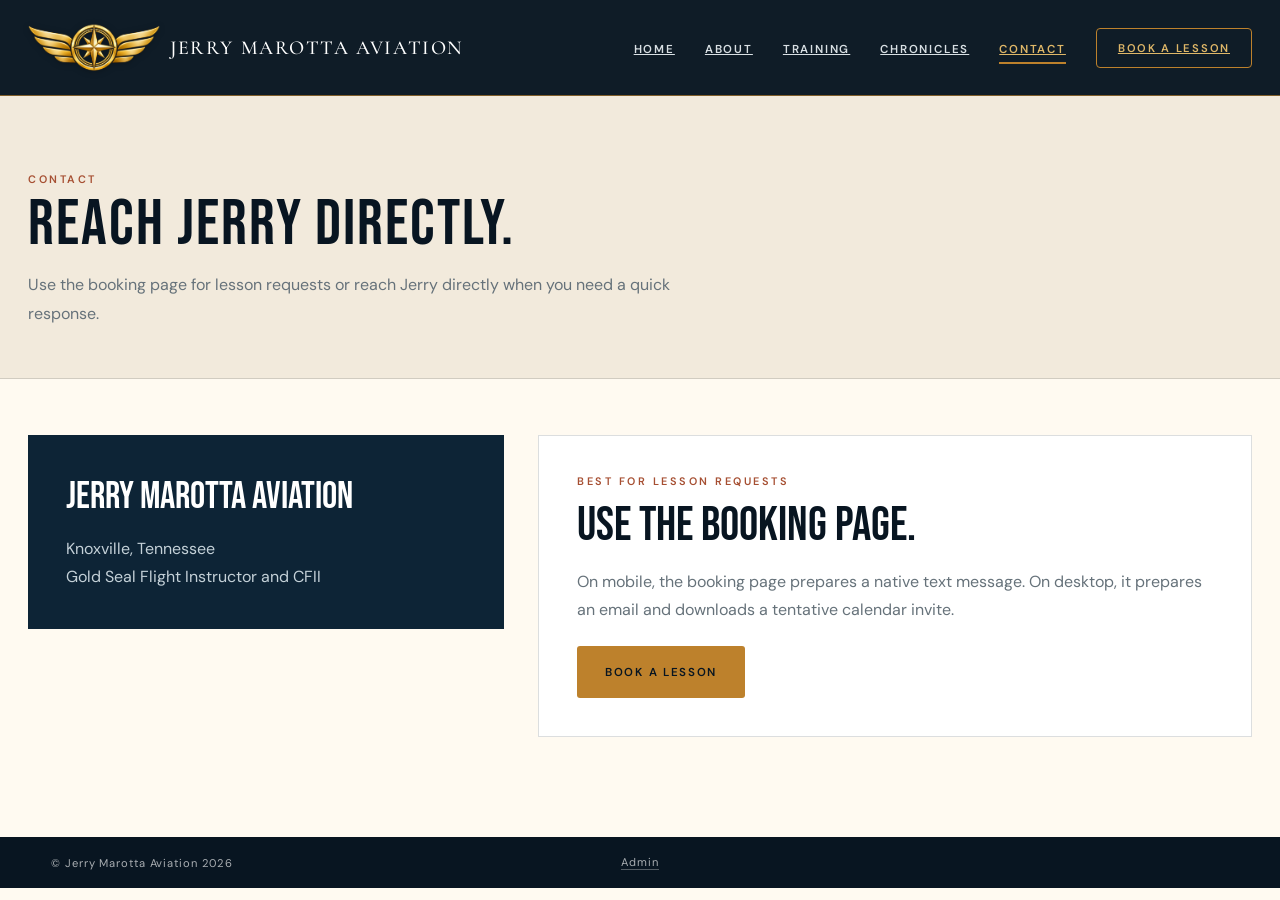
<file: contact/index.html>
<!DOCTYPE html>
<html lang="en">
<head>
<meta charset="UTF-8">
<meta name="viewport" content="width=device-width, initial-scale=1.0, viewport-fit=cover">
<meta name="theme-color" content="#081521">
<title>Jerry Marotta | Gold Seal Flight Instructor</title>
<meta name="description" content="Gold Seal flight instruction, instrument training, checkride preparation, and Flight Instructor's Chronicles from Jerry Marotta in Knoxville, Tennessee.">
<link rel="canonical" href="https://jerrymarottaaviation.com/">
<link rel="apple-touch-icon" sizes="180x180" href="/apple-touch-icon.png">
<link rel="icon" type="image/png" sizes="32x32" href="/favicon-32x32.png">
<link rel="icon" type="image/png" sizes="16x16" href="/favicon-16x16.png">
<link rel="icon" href="/favicon.ico">
<link rel="manifest" href="/site.webmanifest">
<link rel="preconnect" href="https://fonts.googleapis.com">
<link rel="preconnect" href="https://fonts.gstatic.com" crossorigin>
<link href="https://fonts.googleapis.com/css2?family=Bebas+Neue&family=Cormorant+Garamond:ital,wght@0,500;1,500&family=DM+Sans:wght@400;500;600&display=swap" rel="stylesheet">
<link rel="stylesheet" href="/css/styles.css">
</head>
<body>
<div class="site-shell">
  <nav class="desktop-nav">
    <a class="brand" href="/" aria-label="Jerry Marotta Aviation home">
      <img class="brand-mark" src="/images/winged-compass-logo.png" alt="Jerry Marotta Aviation winged compass">
      <span class="brand-wordmark" aria-hidden="true">Jerry Marotta Aviation</span>
    </a>
    <div class="desktop-links">
      <a class="nav-btn active" href="/">Home</a>
      <a class="nav-btn" href="/about/">About</a>
      <a class="nav-btn" href="/training/">Training</a>
      <a class="nav-btn" href="/chronicles/">Chronicles</a>
      <a class="nav-btn" href="/contact/">Contact</a>
      <a class="nav-book" href="/book/">Book a Lesson</a>
    </div>
  </nav>

  <div class="mobile-top">
    <a class="brand" href="/" aria-label="Jerry Marotta Aviation home">
      <img class="brand-mark" src="/images/winged-compass-logo.png" alt="Jerry Marotta Aviation winged compass">
      <span class="brand-wordmark" aria-hidden="true">Jerry Marotta Aviation</span>
    </a>
    <button class="mobile-more-btn" id="mobile-more-btn" type="button" aria-label="Open more options" aria-expanded="false">
      <svg viewBox="0 0 24 24" aria-hidden="true"><circle cx="5" cy="12" r="1.4" fill="currentColor"/><circle cx="12" cy="12" r="1.4" fill="currentColor"/><circle cx="19" cy="12" r="1.4" fill="currentColor"/></svg>
    </button>
  </div>
  <div class="reading-progress" id="reading-progress" aria-hidden="true"><span></span></div>

  <main>
    <section class="view" id="view-home">
      <div class="desktop-home-only">
        <div class="hero">
          <div class="hero-copy">
            <div class="eyebrow">Gold Seal CFII • Knoxville, Tennessee</div>
            <h1>Experience that builds <span>better pilots.</span></h1>
            <p class="hero-lede">Practical instruction, calm judgment, and real-world aviation lessons shaped by more than 8,500 flight hours.</p>
            <div class="hero-actions">
              <a class="btn btn-primary" href="/book/">Book a Lesson</a>
              <a class="btn btn-secondary" href="/training/">Explore Training</a>
            </div>
          </div>
          <div class="hero-visual" aria-label="Abstract aviation instrument graphic">
            <div class="horizon-line"></div>
            <div class="instrument-ring one"></div>
            <div class="instrument-ring two"></div>
            <div class="altimeter"></div>
            <div class="visual-caption"><small>Measured in experience</small><strong>35+ Years in Aviation</strong><p>Decades of practical judgment, calm instruction, and real-world experience.</p></div>
          </div>
        </div>
        <div class="credential-strip">
          <div class="credential-inner">
            <div class="credential"><strong>8,500+</strong><span>Flight Hours</span></div>
            <div class="credential"><strong>35+</strong><span>Years of Experience</span></div>
            <div class="credential"><strong>Gold Seal</strong><span>FAA Flight Instructor</span></div>
            <div class="credential"><strong>CFII</strong><span>Instrument Instruction</span></div>
          </div>
        </div>

        <section class="section training-preview">
          <div class="section-head">
            <div><div class="section-label">Training</div><h2>Focused instruction.<br>Clear outcomes.</h2></div>
            <p class="section-intro">Choose the type of training you need, then move directly into a focused booking experience.</p>
          </div>
          <div class="card-grid">
            <article class="card"><div class="card-index">01</div><h3>Flight Training</h3><p>One-on-one instruction built around the student’s current ability, goals, and aircraft.</p><a class="card-link" href="/training/">See training →</a></article>
            <article class="card"><div class="card-index">02</div><h3>Instrument Training</h3><p>Procedural discipline, decision-making, and confidence for real instrument conditions.</p><a class="card-link" href="/training/">See training →</a></article>
            <article class="card"><div class="card-index">03</div><h3>Checkride Prep</h3><p>Focused oral and flight preparation aligned with the practical test standards.</p><a class="card-link" href="/training/">See training →</a></article>
            <article class="card"><div class="card-index">04</div><h3>Ground Instruction</h3><p>Clear explanations that connect knowledge to what the airplane is actually doing.</p><a class="card-link" href="/training/">See training →</a></article>
          </div>
        </section>

        <section class="chronicle-feature">
          <div class="chronicle-cover">
            <div class="chronicle-kicker">Flight Instructor’s Chronicles</div>
            <h2>The Day Fear Took the Controls</h2>
            <div class="byline">A true story from the right seat, by Jerry Marotta</div>
          </div>
          <div class="chronicle-copy">
            <div class="section-label">Featured Chronicle</div>
            <h2 style="font-size:3.7rem;color:var(--ink)">Real stories.<br>Real lessons.</h2>
            <div class="meta"><span class="pill">Flight Safety</span><span class="pill">8 minute read</span><span class="pill">Instructor Perspective</span></div>
            <p>A routine stall lesson became a fight for control when a student’s fear overrode everything he knew on the ground. Jerry explains what happened, how the airplane was recovered, and what the flight permanently taught him as an instructor.</p>
            <div class="quote">“For several seconds, fear was flying the airplane. And as the instructor, it was my responsibility to take it back.”</div>
            <div><a class="btn btn-primary" href="/chronicles/the-day-fear-took-the-controls/">Read the Chronicle</a></div>
          </div>
        </section>

        <section class="section about-preview">
          <div class="about-photo-card">
            <img src="/images/jerry-with-plane.jpg" alt="Jerry Marotta with his Travel Air biplane">
          </div>
          <div class="about-copy-stack">
            <div class="about-panel">
              <div class="section-label" style="color:var(--gold-light)">About Jerry</div>
              <h3>Experience you can trust.</h3>
              <p>Jerry combines technical knowledge with decades of judgment, perspective, and an ability to identify what each student needs next.</p>
              <div style="margin-top:25px"><a class="btn btn-primary" href="/about/">Meet Jerry</a></div>
            </div>
            <div class="about-facts">
              <div class="fact"><strong>8,500+</strong><span>Flight Hours</span></div>
              <div class="fact"><strong>35+</strong><span>Years in Aviation</span></div>
              <div class="fact"><strong>Gold Seal</strong><span>FAA CFI</span></div>
              <div class="fact"><strong>East TN</strong><span>Training Area</span></div>
            </div>
          </div>
        </section>

        <section class="section reviews-section" aria-labelledby="reviews-heading">
          <div class="reviews-section-head">
            <div>
              <div class="section-label">Student Reviews</div>
              <h2 id="reviews-heading">Experiences from the right seat.</h2>
            </div>
          </div>

          <div class="review-system">
            <aside class="review-sidebar">
              <div class="review-summary-card">
                <div class="review-summary-label">Website reviews</div>
                <div class="review-score-row">
                  <strong class="review-average" data-review-average>5.0</strong>
                  <div>
                    <div class="review-stars" data-review-stars role="img" aria-label="5.0 out of 5 stars"><span class="review-stars-base">★★★★★</span><span class="review-stars-fill">★★★★★</span></div>
                    <div class="review-count" data-review-count>2 website reviews</div>
                  </div>
                </div>
                <p class="review-disclosure">Calculated from approved student reviews published on this website. Yelp remains a separate external rating.</p>
              </div>
              <div class="yelp-rating-card">
                <div class="yelp-rating-source"><strong>Yelp</strong><span>Live external rating</span></div>
                <div class="yelp-rating-row">
                  <strong class="yelp-live-score" data-yelp-live-rating>—</strong>
                  <div><div class="yelp-live-stars" data-yelp-live-stars role="img" aria-label="Yelp rating unavailable"><span class="yelp-live-stars-base">★★★★★</span><span class="yelp-live-stars-fill">★★★★★</span></div><div class="yelp-live-count" data-yelp-live-count>View Yelp for the current rating</div></div>
                </div>
                <div class="yelp-live-updated" data-yelp-live-updated>The public Yelp listing is always available below.</div>
                <a class="btn btn-copy" href="https://www.yelp.com/biz/jerry-marotta-alcoa" target="_blank" rel="noopener noreferrer">View Jerry on Yelp</a>
              </div>
            </aside>

            <div class="review-main">
              <div class="testimonial-grid" data-testimonial-list>
                <button class="testimonial-card" type="button" data-testimonial-id="tristan-m-student-since-2018" aria-label="Read the full review from Tristan M.">
                <div class="testimonial-stars" aria-label="5 out of 5 stars">★★★★★</div>
                <p class="testimonial-text">I met Jerry in 2018 while I was working on my private pilot certificate. The first time I saw him, he was sitting in the office playing guitar. Honestly, it made me a little nervous because he seemed so relaxed, and I wondered what kind of instructor he was going to be. Once we got into the airplane, I immediately understood. Playing guitar was simply how he relaxed before his next student arrived—and that student was me.…</p>
                <div class="testimonial-footer"><strong>Tristan M.</strong><span>Private Pilot · Instrument Student<br>Student since 2018</span></div>
              </button>
                <button class="testimonial-card" type="button" data-testimonial-id="dylan-b-instrument-student-2026" aria-label="Read the full review from Dylan B.">
                  <div class="testimonial-stars" aria-label="5 out of 5 stars">★★★★★</div>
                  <p class="testimonial-text">Jerry is an excellent instructor who emphasizes both safety and efficiency. Before training with him, I had two instructors who struggled with punctuality and communication. Jerry is always prepared, thorough, and every lesson has a clear purpose. He has a wealth of experience and tailors his instruction to each student's needs. I highly recommend him to anyone pursuing their private pilot certificate.</p>
                  <div class="testimonial-footer"><strong>Dylan B.</strong><span>Instrument Student</span></div>
                </button>
              </div>

              <section class="yelp-excerpts-section" aria-labelledby="desktop-yelp-excerpts-heading" hidden>
                <div class="yelp-excerpts-head">
                  <div>
                    <div class="section-label">From Yelp</div>
                    <h3 id="desktop-yelp-excerpts-heading">Recent Yelp excerpts</h3>
                  </div>
                  <p>Yelp provides a limited set of excerpts through its API. Website reviews above remain separate and are de-duplicated against these excerpts.</p>
                </div>
                <div class="yelp-excerpt-grid" data-yelp-excerpt-list="desktop">
                  <div class="yelp-excerpt-empty">Yelp excerpts will appear here after the Yelp API workflow runs and the connected plan allows review access.</div>
                </div>
              </section>


              <div class="yelp-external-note">
                <p><strong>Want to leave a review?</strong> Use Jerry’s Yelp listing. Website testimonials and Yelp reviews are kept separate so visitors always know where each rating comes from.</p>
                <div class="yelp-external-actions">
                  <a class="btn btn-copy" href="https://www.yelp.com/writeareview/biz/jerry-marotta-alcoa" target="_blank" rel="noopener noreferrer">Write on Yelp</a>
                  <a class="btn btn-copy" href="https://www.yelp.com/biz/jerry-marotta-alcoa" target="_blank" rel="noopener noreferrer">Read Yelp Reviews</a>
                </div>
              </div>
            </div>
          </div>
        </section>

        <section class="final-cta"><h2>Ready to become a better pilot?</h2><p>Use the focused booking page to request a session without making every visitor encounter a long form on the homepage.</p><a class="btn" style="background:white;color:var(--rust)" href="/book/">Request a Session</a></section>
      </div>

      <div class="mobile-home-only mobile-home">
        <section class="mobile-hero">
          <div class="eyebrow">Gold Seal CFII • Knoxville</div>
          <h1>Jerry<br><span style="color:var(--gold-light)">Marotta</span></h1>
          <p>Practical instruction and real-world aviation judgment shaped by more than 8,500 flight hours.</p>
          <div class="mobile-proof" aria-label="Jerry's qualifications">
            <span>Gold Seal CFI</span>
            <span>CFII</span>
            <span>8,500+ Hours</span>
          </div>
          <div class="mobile-actions">
            <a class="btn btn-primary" href="/book/">Book a Lesson</a>
            <a class="btn btn-secondary" href="/chronicles/">Stories</a>
          </div>
        </section>

        <section class="mobile-service-section">
          <div class="mobile-section-head">
            <div class="section-label">Training</div>
            <h2>Choose your next objective.</h2>
          </div>
          <div class="mobile-service-rail" aria-label="Training options">
            <a class="mobile-service-card" href="/training/">
              <small>Primary</small>
              <h3>Flight Training</h3>
              <p>Structured instruction with clear objectives, direct feedback, and lessons built around your pace.</p>
              <span class="rail-link">Explore training →</span>
            </a>
            <a class="mobile-service-card" href="/training/">
              <small>Instrument</small>
              <h3>CFII Training</h3>
              <p>Procedures, scan discipline, workload management, and sound decision-making for instrument flying.</p>
              <span class="rail-link">Explore training →</span>
            </a>
            <a class="mobile-service-card" href="/training/">
              <small>Practical Test</small>
              <h3>Checkride Prep</h3>
              <p>Focused oral and flight preparation based on the standards and the areas that need attention.</p>
              <span class="rail-link">Explore training →</span>
            </a>
            <a class="mobile-service-card" href="/training/">
              <small>Knowledge</small>
              <h3>Ground Instruction</h3>
              <p>Clear explanations that connect weather, systems, regulations, and aerodynamics to real flying.</p>
              <span class="rail-link">Explore training →</span>
            </a>
          </div>
          <div class="rail-hint">Swipe to compare training options.</div>
        </section>

        <section class="mobile-block">
          <div class="section-label">Featured Chronicle</div>
          <h2>Lessons that stay with you.</h2>
          <article class="mobile-story">
            <small>Flight Safety • 8 min read</small>
            <h3>The Day Fear Took the Controls</h3>
            <p>A stall lesson, a student frozen in panic, and the moment an instructor had to take command back.</p>
            <a class="btn btn-primary" href="/chronicles/the-day-fear-took-the-controls/">Read the Story</a>
          </article>
        </section>

        <section class="mobile-block alt">
          <div class="section-label">At a Glance</div>
          <h2>Experience that matters.</h2>
          <div class="mobile-credentials">
            <div class="mobile-credential"><strong>8,500+</strong><span>Flight Hours</span></div>
            <div class="mobile-credential"><strong>35+</strong><span>Years Aviation</span></div>
            <div class="mobile-credential"><strong>Gold Seal</strong><span>FAA Instructor</span></div>
            <div class="mobile-credential"><strong>CFII</strong><span>Instrument</span></div>
          </div>
        </section>

        <section class="mobile-review-section" aria-labelledby="mobile-reviews-heading">
          <div class="section-label">Student Reviews</div>
          <h2 id="mobile-reviews-heading">Experiences from the right seat.</h2>

          <div class="mobile-review-summary">
            <div class="review-summary-label">Website reviews</div>
            <div class="review-score-row">
              <strong class="review-average" data-review-average>5.0</strong>
              <div>
                <div class="review-stars" data-review-stars role="img" aria-label="5.0 out of 5 stars">
                  <span class="review-stars-base">★★★★★</span>
                  <span class="review-stars-fill">★★★★★</span>
                </div>
                <div class="review-count" data-review-count>2 website reviews</div>
              </div>
            </div>
            <p class="review-disclosure">Website reviews are approved before publication. Yelp maintains its own separate rating.</p>
            <div class="review-summary-actions">
              <a class="btn btn-secondary" href="https://www.yelp.com/biz/jerry-marotta-alcoa" target="_blank" rel="noopener noreferrer">Read Reviews on Yelp</a>
            </div>
          </div>

          <div class="mobile-yelp-live">
            <div class="yelp-rating-source"><strong>Yelp</strong><span>Live external rating</span></div>
            <div class="yelp-rating-row"><strong class="yelp-live-score" data-yelp-live-rating>—</strong><div><div class="yelp-live-stars" data-yelp-live-stars role="img" aria-label="Yelp rating unavailable"><span class="yelp-live-stars-base">★★★★★</span><span class="yelp-live-stars-fill">★★★★★</span></div><div class="yelp-live-count" data-yelp-live-count>View Yelp for the current rating</div></div></div>
            <div class="yelp-live-updated" data-yelp-live-updated>The public Yelp listing is always available below.</div>
            <a class="btn btn-copy" href="https://www.yelp.com/biz/jerry-marotta-alcoa" target="_blank" rel="noopener noreferrer">View Yelp Rating</a>
          </div>

          <section class="mobile-yelp-excerpts" aria-labelledby="mobile-yelp-excerpts-heading" hidden>
            <div class="yelp-excerpts-head">
              <div class="section-label">From Yelp</div>
              <h3 id="mobile-yelp-excerpts-heading">Recent Yelp excerpts</h3>
              <p>Shown only when Yelp makes excerpts available through the connected API plan.</p>
            </div>
            <div class="yelp-excerpt-grid" data-yelp-excerpt-list="mobile">
              <div class="yelp-excerpt-empty">Yelp excerpts will appear here after synchronization.</div>
            </div>
          </section>

          <div class="mobile-testimonial-list" data-testimonial-list>
            <button class="testimonial-card" type="button" data-testimonial-id="tristan-m-student-since-2018" aria-label="Read the full review from Tristan M.">
                <div class="testimonial-stars" aria-label="5 out of 5 stars">★★★★★</div>
                <p class="testimonial-text">I met Jerry in 2018 while I was working on my private pilot certificate. The first time I saw him, he was sitting in the office playing guitar. Honestly, it made me a little nervous because he seemed so relaxed, and I wondered what kind of instructor he was going to be. Once we got into the airplane, I immediately understood. Playing guitar was simply how he relaxed before his next student arrived—and that student was me.…</p>
                <div class="testimonial-footer"><strong>Tristan M.</strong><span>Private Pilot · Instrument Student<br>Student since 2018</span></div>
              </button>
              <button class="testimonial-card" type="button" data-testimonial-id="dylan-b-instrument-student-2026" aria-label="Read the full review from Dylan B.">
                <div class="testimonial-stars" aria-label="5 out of 5 stars">★★★★★</div>
                <p class="testimonial-text">Jerry is an excellent instructor who emphasizes both safety and efficiency. Before training with him, I had two instructors who struggled with punctuality and communication. Jerry is always prepared, thorough, and every lesson has a clear purpose. He has a wealth of experience and tailors his instruction to each student's needs. I highly recommend him to anyone pursuing their private pilot certificate.</p>
                <div class="testimonial-footer"><strong>Dylan B.</strong><span>Instrument Student</span></div>
              </button>
          </div>


          <div class="mobile-review-yelp">
            <p><strong>Want to leave a review?</strong> Use Jerry’s Yelp listing. Yelp ratings are not combined with the website average.</p>
            <div class="mobile-review-yelp-actions">
              <a class="btn btn-copy" href="https://www.yelp.com/writeareview/biz/jerry-marotta-alcoa" target="_blank" rel="noopener noreferrer">Write on Yelp</a>
              <a class="btn btn-copy" href="https://www.yelp.com/biz/jerry-marotta-alcoa" target="_blank" rel="noopener noreferrer">Read Yelp</a>
            </div>
          </div>
        </section>

        <section class="mobile-cta">
          <h3>Ready to train?</h3>
          <p>Complete a short request. On mobile, the site opens your native Messages app with everything ready to send.</p>
          <a class="btn" style="background:white;color:var(--rust)" href="/book/">Request a Session</a>
        </section>
      </div>
    </section>

    <section class="view" id="view-about">
      <div class="about-page-hero">
        <div class="about-page-copy">
          <div class="section-label">About Jerry — In His Own Words</div>
          <h1>I don’t just teach people to fly. I teach them to think.</h1>
          <div class="about-page-subline">From teaching martial arts and restoring muscle cars to creating aviators.</div>

          <p>I have spent more than 35 years in aviation and logged more than 8,500 flight hours, but the part of this work that has meant the most to me has always been teaching.</p>

          <p>Long before I became a flight instructor, I taught martial arts. I enjoyed helping students develop discipline, work through frustration, and grow into something they did not yet believe they could become. Later, after earning my commercial pilot certificate, I became friends with an Air Force colonel who was also a flight instructor. Flying with him convinced me that the same things I valued in teaching martial arts belonged in aviation.</p>

          <blockquote class="about-page-hero-quote">“I switched from restoring muscle cars to creating aviators.”</blockquote>

          <div class="about-page-signature">Jerry Marotta</div>
          <div class="about-page-role">FAA Gold Seal Flight Instructor · CFII</div>
        </div>

        <div class="about-page-photo">
          <img src="/images/jerry-with-plane.jpg" alt="Jerry Marotta standing beside his red Travel Air biplane" loading="lazy" decoding="async">
        </div>
      </div>

      <div class="about-page-stats">
        <div class="about-page-stat"><strong>8,500+</strong><span>Flight Hours</span></div>
        <div class="about-page-stat"><strong>35+</strong><span>Years in Aviation</span></div>
        <div class="about-page-stat"><strong>Gold Seal</strong><span>FAA Flight Instructor</span></div>
        <div class="about-page-stat"><strong>CFII</strong><span>Instrument Instructor</span></div>
      </div>

      <div class="about-story-wrap">
        <div class="about-story-grid">
          <article class="about-story-card">
            <div class="section-label">Why I Became an Instructor</div>
            <h2>Teaching was already part of who I was.</h2>

            <p>When I began flying with that Air Force colonel, I had recently reached the commercial-pilot level. He was an instructor as well as a military aviator, and the time I spent flying with him changed the direction of my career. He showed me that instructing was not simply demonstrating maneuvers. It was helping another person develop judgment, discipline, and confidence.</p>

            <p>I decided to pursue my flight-instructor certificate. Once I began instructing, I liked it so much that I changed careers. I moved away from restoring muscle cars and committed myself to developing pilots.</p>

            <blockquote class="about-story-pullquote">The machine still matters—but now the real work is helping the person in the other seat grow.</blockquote>
          </article>

          <article class="about-story-card dark">
            <div class="section-label" style="color:var(--gold-light)">How I Teach</div>
            <h2>Safety first. Then make it enjoyable.</h2>

            <p>I do not believe every student should be taught in exactly the same way. When someone is struggling, my responsibility is to recognize where the understanding broke down and change the lesson until the idea makes sense.</p>

            <ul class="about-philosophy-list">
              <li>I explain why a lesson matters and how it applies outside the training environment.</li>
              <li>I want pilots to ask questions instead of pretending they understand.</li>
              <li>I teach students to pause, evaluate the risk, and think before committing to a flight.</li>
              <li>I give honest feedback without taking the enjoyment out of aviation.</li>
            </ul>
          </article>

          <article class="about-story-card wide">
            <div class="section-label">What the Gold Seal Means to Me</div>
            <h2>A title tied directly to student success.</h2>

            <p>Right after I started flight instructing, I learned about the FAA Gold Seal standard. That caught my attention because it was not simply another written test or another line on a certificate. The recognition was connected to a high level of instructional activity, deeper ground-instructor qualifications, and the actual performance of the students an instructor prepared.</p>

            <p>I decided to make the Gold Seal one of my first major goals. I expanded my instrument knowledge, added an instrument ground-instructor certificate, and worked under the pressure of preparing a large group of students for their practical tests. I reached the Gold Seal standard during my first year as a new instructor, and I was extremely proud of it.</p>

            <ul class="about-gold-standard" aria-label="FAA Gold Seal qualification standards">
              <li><strong>Advanced credentials</strong>A commercial pilot certificate with an instrument rating—or an airline transport pilot certificate.</li>
              <li><strong>Ground instruction</strong>An advanced or instrument ground-instructor rating.</li>
              <li><strong>Student results</strong>At least 10 applicants recommended within 24 calendar months, with at least 80 percent passing on their first attempt, or qualifying equivalent examiner activity.</li>
            </ul>

            <p>To me, the seal represents responsibility. When I recommend someone for a practical test, I am placing my name behind that pilot’s preparation. Passing matters, but building a pilot who can think and make safe decisions after the checkride matters even more.</p>

            <div class="about-faa-note">
              <span>Formal qualification summary based on the FAA’s current Gold Seal guidance.</span>
              <a href="https://www.faa.gov/documentLibrary/media/Advisory_Circular/AC_61-65K.pdf" target="_blank" rel="noopener noreferrer">View FAA AC 61-65K</a>
            </div>
          </article>

          <article class="about-story-card wide">
            <div class="section-label">The Students Behind the Seal</div>
            <h2>The lessons went both directions.</h2>

            <div class="about-nobu-story">
              <div>
                <p>Many of the students I trained during that first year came from Japan. The language barrier could make instruction challenging, but those students brought an extraordinary amount of dedication, gratitude, and hard work. Teaching them forced me to become a clearer and more adaptable instructor.</p>

                <p>One student, Nobu, surprised me during our first cross-country lesson. His navigation was so strong that I briefly wondered whether the FAA had sent someone to evaluate me. I later learned that he had retired from the Japanese military after serving as a navigator aboard a P-3 Orion maritime patrol aircraft.</p>

                <p>As Christmas approached, Nobu was running out of time to complete his training before returning to Japan. I told him we would stay as late as necessary, and we studied for his oral examination until midnight. He completed the process and returned home as a pilot.</p>

                <p>Later, he sent me a photograph of himself with his family while wearing his military uniform, medals, and decorations. I wish I still knew where that photograph was, but I have never forgotten what it represented.</p>
              </div>

              <aside class="about-nobu-aside">
                <strong>Why that moment stayed with me</strong>
                <p>A certificate is a piece of paper. What matters is seeing a student return home carrying a new ability, a new confidence, and something they worked hard to earn.</p>
              </aside>
            </div>
          </article>

          <section class="about-page-cta">
            <div>
              <h2>Tell me where you are in your flying.</h2>
              <p>Whether you are beginning, returning after time away, preparing for a checkride, or moving into instrument flying, I will build the instruction around the pilot you are today and the pilot you are working to become.</p>
            </div>
            <a class="btn" href="/book/">Book a Lesson</a>
          </section>
        </div>
      </div>
    </section>

    <section class="view" id="view-training">
      <header class="page-hero">
        <div class="section-label">Training</div>
        <h1>Instruction built around the pilot.</h1>
        <p>Jerry’s approach starts with safety, keeps flying enjoyable, and adapts the training plan when a pilot needs a different explanation or method for something to finally click.</p>
      </header>

      <div class="page-content">
        <div class="training-list desktop-training-list">
          <article class="training-item">
            <div class="num">01</div>
            <div class="training-item-copy">
              <h3>Primary &amp; Proficiency Flight Training</h3>
              <div class="training-item-meta">
                <span>Safety First</span>
                <span>Discovery to Advanced</span>
                <span>Your Aircraft or Rental</span>
              </div>
              <p>Flight training is for anyone who wants to become safer, sharper, and more comfortable in the airplane. Jerry works with first-time students, private pilots returning after time away, and experienced or commercial pilots who want to rebuild proficiency in aircraft such as the Cessna 172.</p>
              <ul class="training-item-list">
                <li>Discovery flights and first lessons for new students</li>
                <li>Private-pilot training and maneuver proficiency</li>
                <li>Rusty-pilot refreshers and return-to-flying sessions</li>
                <li>Confidence, aircraft control, judgment, and safe decision-making</li>
              </ul>
              <div class="training-item-action">
                <button class="btn btn-primary training-request" data-training-value="Flight Training Lesson">Request Flight Training</button>
              </div>
            </div>
          </article>

          <article class="training-item">
            <div class="num">02</div>
            <div class="training-item-copy">
              <h3>Instrument Training &amp; IPCs</h3>
              <div class="training-item-meta">
                <span>Full Rating</span>
                <span>Instrument Proficiency Check</span>
                <span>Step-by-Step</span>
              </div>
              <p>Instrument flying can feel like learning a new language. Jerry starts slowly and builds understanding in manageable pieces, especially when pilots are making the transition from colorful VFR charts to dense IFR plates, procedures, symbols, and new cockpit workload.</p>
              <ul class="training-item-list">
                <li>Full instrument-rating instruction</li>
                <li>Instrument Proficiency Checks for rated pilots</li>
                <li>Approach procedures, clearances, charts, and cockpit organization</li>
                <li>Workload management and staying ahead of the airplane</li>
              </ul>
              <div class="training-item-action">
                <button class="btn btn-primary training-request" data-training-value="Instrument Training">Request Instrument Training</button>
              </div>
            </div>
          </article>

          <article class="training-item">
            <div class="num">03</div>
            <div class="training-item-copy">
              <h3>Checkride Preparation</h3>
              <div class="training-item-meta">
                <span>Mock Oral</span>
                <span>Mock Flight</span>
                <span>Review &amp; Polish</span>
              </div>
              <p>Jerry can run a complete mock checkride or focus on the areas that need final review. The goal is not simply memorizing enough to pass. It is identifying weak areas, understanding the standards, and entering the practical test able to explain decisions and fly with confidence.</p>
              <ul class="training-item-list">
                <li>Mock oral examinations and scenario-based questions</li>
                <li>Mock flight portions and maneuver evaluation</li>
                <li>Technical review, knowledge-gap identification, and final polish</li>
                <li>Preparation tailored to the certificate or rating being pursued</li>
              </ul>
              <div class="training-item-action">
                <button class="btn btn-primary training-request" data-training-value="Checkride Preparation">Request Checkride Prep</button>
              </div>
            </div>
          </article>

          <article class="training-item">
            <div class="num">04</div>
            <div class="training-item-copy">
              <h3>In-Person Ground Instruction</h3>
              <div class="training-item-meta">
                <span>One-on-One</span>
                <span>In Person</span>
                <span>Built Around You</span>
              </div>
              <p>Jerry teaches the full range of ground topics and changes his explanation when the first method does not connect. Instead of pushing ahead while a student is lost, he identifies where the understanding breaks down and approaches the subject from another direction.</p>
              <ul class="training-item-list">
                <li>Aerodynamics, weather, navigation, systems, and regulations</li>
                <li>Instrument charts, procedures, and oral-exam preparation</li>
                <li>Dedicated ground sessions or ground instruction paired with flying</li>
                <li>Currently offered in person; virtual instruction may be added later</li>
              </ul>
              <div class="training-item-action">
                <button class="btn btn-primary training-request" data-training-value="Ground School Session">Request Ground Instruction</button>
              </div>
            </div>
          </article>

          <aside class="training-location-note">
            <div>
              <h3>Jerry meets the pilot and the airplane.</h3>
              <p>As an independent instructor, Jerry can meet pilots who own an aircraft or who have arranged a rental. Training is conducted in the aircraft being flown, subject to its condition, documentation, insurance requirements, and Jerry’s familiarity and comfort with the aircraft.</p>
              <p style="margin-top:9px"><strong>Common East Tennessee meeting areas include:</strong></p>
            </div>
            <div class="training-location-airports" aria-label="Common training airports">
              <span>TYS</span>
              <span>DKX</span>
              <span>GKT</span>
              <span>MMI</span>
              <span>MOR</span>
              <span>RZR</span>
              <span>By Arrangement</span>
            </div>
          </aside>
        </div>

        <div class="mobile-training-list">
          <details class="mobile-training-card">
            <summary>
              <span class="mobile-training-number">01</span>
              <span class="mobile-training-title"><strong>Primary &amp; Proficiency</strong><span>Discovery flights through rusty-pilot refreshers</span></span>
              <span class="mobile-training-chevron">＋</span>
            </summary>
            <div class="mobile-training-detail">
              <p>Jerry works with brand-new students, private pilots returning after time away, and experienced pilots who want to rebuild confidence or proficiency in an aircraft such as the Cessna 172.</p>
              <div class="training-focus">
                <strong>Jerry’s priority</strong>
                <span>Safety comes first. The second priority is keeping flying enjoyable so the pilot stays engaged and continues learning.</span>
              </div>
              <ul>
                <li>Discovery flights and first lessons</li>
                <li>Private-pilot training and maneuver practice</li>
                <li>Rusty-pilot and return-to-flying sessions</li>
                <li>Training in the pilot’s owned or rented aircraft</li>
              </ul>
              <button class="btn btn-primary training-request" data-training-value="Flight Training Lesson">Request This Training</button>
            </div>
          </details>

          <details class="mobile-training-card">
            <summary>
              <span class="mobile-training-number">02</span>
              <span class="mobile-training-title"><strong>Instrument Training</strong><span>Full ratings and Instrument Proficiency Checks</span></span>
              <span class="mobile-training-chevron">＋</span>
            </summary>
            <div class="mobile-training-detail">
              <p>Jerry slows the transition from VFR to IFR down into manageable steps. Charts, procedures, symbols, approaches, and cockpit workload are introduced without burying the pilot in everything at once.</p>
              <div class="training-focus">
                <strong>How he teaches it</strong>
                <span>Start with the foundation, make sure it is understood, then add complexity as the pilot becomes ready for it.</span>
              </div>
              <ul>
                <li>Full instrument-rating instruction</li>
                <li>Instrument Proficiency Checks</li>
                <li>Approach charts, clearances, and procedures</li>
                <li>Workload management and staying ahead of the airplane</li>
              </ul>
              <button class="btn btn-primary training-request" data-training-value="Instrument Training">Request This Training</button>
            </div>
          </details>

          <details class="mobile-training-card">
            <summary>
              <span class="mobile-training-number">03</span>
              <span class="mobile-training-title"><strong>Checkride Preparation</strong><span>Mock checkrides, review, and final polish</span></span>
              <span class="mobile-training-chevron">＋</span>
            </summary>
            <div class="mobile-training-detail">
              <p>Preparation can be as complete as a mock oral and mock flight, or as focused as reviewing technical weak points and polishing the areas that need attention before the practical test.</p>
              <div class="training-focus">
                <strong>What the session targets</strong>
                <span>Knowledge, judgment, communication, maneuver standards, and the pilot’s ability to remain composed while being evaluated.</span>
              </div>
              <ul>
                <li>Mock oral examinations</li>
                <li>Mock flight portions</li>
                <li>Scenario-based questions and technical review</li>
                <li>Final review and confidence-building</li>
              </ul>
              <button class="btn btn-primary training-request" data-training-value="Checkride Preparation">Request This Training</button>
            </div>
          </details>

          <details class="mobile-training-card">
            <summary>
              <span class="mobile-training-number">04</span>
              <span class="mobile-training-title"><strong>Ground Instruction</strong><span>In-person, one-on-one knowledge development</span></span>
              <span class="mobile-training-chevron">＋</span>
            </summary>
            <div class="mobile-training-detail">
              <p>Jerry can cover the full range of ground topics. When a student is struggling, he changes the explanation and the training plan instead of repeating the same method and hoping it eventually works.</p>
              <div class="training-focus">
                <strong>Built around the student</strong>
                <span>The goal is to identify exactly where the concept stopped making sense and approach it in a way that helps it finally click.</span>
              </div>
              <ul>
                <li>Aerodynamics, weather, systems, navigation, and regulations</li>
                <li>Instrument procedures and chart interpretation</li>
                <li>Oral-exam and knowledge-test preparation</li>
                <li>Currently offered in person</li>
              </ul>
              <button class="btn btn-primary training-request" data-training-value="Ground School Session">Request This Training</button>
            </div>
          </details>

          <aside class="mobile-training-note">
            <strong>Meet Jerry at the airplane.</strong>
            <p>Jerry can instruct in a pilot’s owned or rented aircraft and regularly meets students around East Tennessee, including TYS, DKX, GKT, MMI, MOR, and RZR. Other airports may be arranged directly with him.</p>
          </aside>
        </div>
      </div>
    </section>

    <section class="view" id="view-chronicles">
      <header class="chronicles-banner">
        <img src="/images/Chronicles.png" alt="The Instructor's Chronicles — True Stories from the Right Seat, by Jerry Marotta">
      </header>
      <div class="page-content"><div class="chronicles-grid">
        <article class="story-card"><div class="story-card-cover"><small>Flight Safety • Featured Chronicle</small><h2>The Day Fear Took the Controls</h2></div><div class="story-card-body"><p>A student knew the recovery procedure in the classroom. In the airplane, fear took over. Jerry recounts the spin, the struggle for the controls, and the lessons he carried into every flight afterward.</p><div style="margin-top:22px"><a class="btn btn-primary" href="/chronicles/the-day-fear-took-the-controls/">Read the Story</a></div></div></article>
        <aside class="sidebar"><h3>Built to grow.</h3><p>This archive begins with Jerry’s first published Chronicle. New stories can be added here as he shares them, while the homepage continues to feature only the latest work.</p></aside>
      </div></div>
    </section>

    <section class="view" id="view-article">
      <div class="article-mobile-bar">
        <a type="button" href="/chronicles/">← Chronicles</a>
        <span>8 minute read</span>
      </div>
      <header class="page-hero"><div class="section-label">Flight Instructor’s Chronicles</div><h1>The Day Fear Took the Controls</h1><p>A true account of fear, instinct, control, and the responsibilities carried by the instructor in the right seat.</p></header>
      <div class="page-content"><article class="article">
        <div class="article-kicker">By Jerry Marotta • Flight Safety • Instructor Perspective</div>
        <h1>The Day Fear Took the Controls</h1>
        <div class="article-deck">Everything happened in seconds.</div>
        <p>Everything happened in seconds.</p>
        <p>I was flying with a student, working on stalls. We had covered the procedure before the flight. He knew what the airplane was expected to do, what the stall would feel like, and how he was supposed to recover.</p>
        <p>At least, he knew it in the classroom.</p>
        <p>That is one of the first things instructors learn. A student can explain a maneuver perfectly while sitting safely on the ground and still react very differently when the nose suddenly drops below the horizon.</p>
        <p>As the stall broke, the nose naturally dropped.</p>
        <p>That sight terrified him.</p>
        <p>Instead of relaxing the back pressure as we had practiced, he pulled back on the controls with every ounce of strength he had.</p>
        <p>That was the first mistake.</p>
        <p>When an airplane stalls, the wing has exceeded its critical angle of attack. Pulling farther back does not keep the airplane from descending. It increases the angle of attack and keeps the wing stalled. The instinct is understandable. The ground appears to be rising toward you, so every part of your body tells you to pull away from it.</p>
        <p>But in a stall, that instinct can kill you.</p>
        <p>At the same time, he pushed the rudder in the wrong direction.</p>
        <p>The airplane rolled.</p>
        <p>The wing quit flying.</p>
        <p>We entered a spin.</p>
        <p>I immediately reached over to recover the airplane, but the yoke would not move. It felt as though it had been welded in place.</p>
        <p>For a split second, I could not understand why the controls were not responding. Then I looked at my student.</p>
        <p>His eyes were enormous.</p>
        <p>His arms were locked perfectly straight, every muscle in his body rigid. His hands were clamped around the controls in a death grip. One leg was driving the rudder pedal to the floor with all the strength he could muster.</p>
        <p>He was not trying to fly anymore.</p>
        <p>He was frozen in panic.</p>
        <p>From an instructor’s perspective, that changed the nature of the emergency completely. The airplane itself was responding exactly as expected to the control inputs it was being given. The real problem was that the person making those inputs could no longer hear, reason, or respond.</p>
        <p>I told him to release the controls.</p>
        <p>He did not respond.</p>
        <p>I tried to take the airplane from him, but he pulled harder. His entire body had become part of the control system, and fear had given him a level of strength I had not expected.</p>
        <p>The airplane continued rotating.</p>
        <p>The ground was rising rapidly.</p>
        <p>There was not time for another explanation. There was not time to talk him through the recovery again. I had seconds.</p>
        <p>I struck his arms and upper body hard enough to break his grip on the controls.</p>
        <p>It was not anger.</p>
        <p>It was not punishment.</p>
        <p>It was not an instructional technique.</p>
        <p>It was the only way I could regain control of the airplane before we ran out of altitude.</p>
        <p>The instant he released the controls, I recovered from the spin and pulled the airplane out of the ensuing dive.</p>
        <p>Then we flew away.</p>
        <p>That part of the incident has always stayed with me because the recovery itself was almost routine once I had access to the controls. The airplane was recoverable. The obstacle was the student physically preventing the correct recovery inputs.</p>
        <p>We returned to the airport and landed safely.</p>
        <p>Only later did I ask him why he had finally let go.</p>
        <p>His answer caught me completely off guard.</p>
        <blockquote>He said, “The only reason I released the controls was because I knew you had three black belts in martial arts. I thought you were like Chuck Norris, and for one split second, I was more afraid of you than I was of hitting the ground.”</blockquote>
        <p>I have no idea whether that was entirely true.</p>
        <p>What I do know is that he released the controls, I recovered the airplane, and both of us walked away.</p>
        <p>Back at the flight school, I told the story to the World War II Corsair pilot who had taught me aerobatics.</p>
        <p>I explained how desperate the situation had become. I told him that when I realized the student was not going to release the controls voluntarily, I had decided I would do whatever was necessary to get him off them before we hit the ground.</p>
        <p>He listened without interrupting.</p>
        <p>When I finished, he looked at me quietly for a moment.</p>
        <p>Then he asked one question.</p>
        <p class="dialogue">“Were you prepared to do that?”</p>
        <p class="dialogue">“Yes,” I answered.</p>
        <p>He nodded once.</p>
        <p>There was nothing more to say.</p>
        <h2 class="article-subhead">That flight taught me several lessons as an instructor.</h2>
        <p>The first was that knowledge and reaction are not the same thing. My student knew the stall-recovery procedure, but when confronted with the actual sight and sensation of the nose dropping, fear overrode his training.</p>
        <p>The second was that an instructor must guard the controls during any maneuver in which a student’s incorrect reaction could quickly become dangerous. You do not wait until the airplane has fully departed controlled flight to become involved. You watch the student’s posture, grip, breathing, and control pressure. A rigid arm or tightening grip can be the first warning that the student is no longer processing the lesson normally.</p>
        <p>The third was that altitude is not merely a number on the altimeter. It is time. Every second of delay consumes it. Every attempt to reason with a panicked student consumes more of it. An instructor must know when verbal instruction has failed and when immediate intervention is required.</p>
        <h2 class="article-subhead">The student’s technical mistakes were straightforward.</h2>
        <p>He maintained excessive back pressure after the stall.</p>
        <p>He applied incorrect rudder.</p>
        <p>He became rigid on the controls.</p>
        <p>But the deeper mistake was allowing fear to replace judgment.</p>
        <p>That is what made the event dangerous.</p>
        <p>This is not a story about an instructor hitting a student.</p>
        <p>It is a story about what can happen when a student’s survival instinct produces exactly the wrong control inputs, and when the instructor must regain command of the airplane before the situation becomes unrecoverable.</p>
        <p>The airplane was still capable of flying.</p>
        <p>The student was still capable of surviving.</p>
        <p>But for several seconds, fear was flying the airplane.</p>
        <p>And as the instructor, it was my responsibility to take it back.</p>
        <div class="booking-note"><strong>Safety note:</strong> This personal account is presented for educational and storytelling purposes. It is not a substitute for instruction from a qualified flight instructor, an aircraft flight manual, or FAA-approved training guidance.</div>
        <div style="margin-top:35px"><a class="btn btn-primary" href="/chronicles/">Back to Chronicles</a></div>
        <div class="article-end-actions">
          <a class="btn btn-primary" href="/book/">Train With Jerry</a>
          <a class="btn btn-copy" href="/chronicles/">Back to Chronicles</a>
        </div>
      </article></div>
    </section>

    <section class="view" id="view-book">
      <header class="page-hero">
        <div class="section-label">Book a Lesson</div>
        <h1>Request a focused training session.</h1>
        <p>Mobile requests open directly in your native Messages app. Desktop requests download a tentative calendar invite and open in your default email application.</p>
      </header>
      <div class="page-content">
        <div class="booking-layout">
          <aside class="contact-card">
            <h3>Simple, direct booking.</h3>
            <p>Tell Jerry what you need, choose a preferred date and airport, then review the request before your phone opens Messages.</p>
            <div class="contact-links">
              <a href="mailto:jerry.marotta@hotmail.com">jerry.marotta@hotmail.com</a>
              <a href="sms:8657247251">(865) 724-7251</a>
            </div>
            <div class="booking-note"><strong id="device-flow-heading">Your device flow</strong><br><span id="device-flow-copy">The send method will be selected automatically for your device.</span></div>
          </aside>

          <form class="form-card" id="booking-form">
            <div class="mobile-booking-progress" aria-label="Booking progress">
              <button class="booking-progress-item active" type="button" data-booking-step="1"><span>1</span><small>Your Info</small></button>
              <button class="booking-progress-item" type="button" data-booking-step="2"><span>2</span><small>Lesson</small></button>
              <button class="booking-progress-item" type="button" data-booking-step="3"><span>3</span><small>Review</small></button>
            </div>

            <div class="form-grid">
              <div class="booking-step active" data-step="1">
                <div class="field"><label for="fname">First name *</label><input id="fname" name="fname" placeholder="Jane" autocomplete="given-name" enterkeyhint="next" required></div>
                <div class="field"><label for="lname">Last name</label><input id="lname" name="lname" placeholder="Smith" autocomplete="family-name" enterkeyhint="next"></div>
                <div class="field"><label for="phone">Your phone *</label><input id="phone" name="phone" type="tel" placeholder="(865) 555-0100" autocomplete="tel" inputmode="tel" enterkeyhint="next" required></div>
                <div class="field"><label for="email">Email</label><input id="email" name="email" type="email" placeholder="jane@example.com" autocomplete="email" inputmode="email" enterkeyhint="next"></div>
                <div class="wizard-actions">
                  <button class="btn btn-primary" type="button" data-booking-next="2">Continue</button>
                </div>
              </div>

              <div class="booking-step" data-step="2">
                <div class="field full"><label for="session-type">Training type *</label>
                  <select id="session-type" name="session-type" required>
                    <option value="">Choose a session type</option>
                    <option value="Flight Training Lesson">Flight Training Lesson</option>
                    <option value="Instrument Training">Instrument Training</option>
                    <option value="Discovery / Intro Flight">Discovery / Intro Flight</option>
                    <option value="Ground School Session">Ground School Session</option>
                    <option value="Checkride Preparation">Checkride Preparation</option>
                    <option value="other">Other</option>
                  </select>
                </div>
                <div class="field full other-field" id="other-session-field"><label for="other-session">Describe the session *</label><input id="other-session" name="other-session" placeholder="Describe what you are looking for"></div>

                <div class="field"><label for="preferred-date">Preferred date *</label><input id="preferred-date" name="preferred-date" type="date" required></div>
                <div class="field"><label for="preferred-time">Preferred time</label>
                  <select id="preferred-time" name="preferred-time">
                    <option value="">Choose a time</option>
                    <option>Early Morning (7-9 AM)</option>
                    <option>Morning (9 AM-12 PM)</option>
                    <option>Afternoon (12-4 PM)</option>
                    <option>Late Afternoon (4-7 PM)</option>
                    <option>Flexible</option>
                  </select>
                </div>

                <div class="field full"><label for="meet-airport">Requesting to meet at *</label>
                  <select id="meet-airport" name="meet-airport" required>
                    <option value="">Choose an airport</option>
                    <option value="TYS — McGhee Tyson Airport (Alcoa)">TYS — McGhee Tyson Airport (Alcoa)</option>
                    <option value="Signature Air — McGhee Tyson (TYS)">Signature Air — McGhee Tyson (TYS)</option>
                    <option value="DKX — Knoxville Downtown Island Airport">DKX — Knoxville Downtown Island Airport</option>
                    <option value="MMI — McMinn County Airport (Athens)">MMI — McMinn County Airport (Athens)</option>
                    <option value="GKT — Gatlinburg-Pigeon Forge Airport">GKT — Gatlinburg-Pigeon Forge Airport</option>
                    <option value="RVL — Rockwood Municipal Airport">RVL — Rockwood Municipal Airport</option>
                    <option value="MOR — Moore-Murrell Airport (Morristown)">MOR — Moore-Murrell Airport (Morristown)</option>
                    <option value="other">Other airport</option>
                  </select>
                </div>
                <div class="field full other-field" id="other-airport-field"><label for="other-airport">Airport name or identifier *</label><input id="other-airport" name="other-airport" placeholder="Example: KCSV, Crossville"></div>

                <div class="field"><label for="duration">Session duration</label>
                  <select id="duration" name="duration">
                    <option value="2">2 Hours (standard)</option>
                    <option value="3">3 Hours</option>
                    <option value="4">4 Hours</option>
                    <option value="5">5 Hours</option>
                    <option value="6">6 Hours (full day)</option>
                  </select>
                </div>
                <div class="field"><label for="experience">Experience level</label>
                  <select id="experience" name="experience">
                    <option value="">Choose a level</option>
                    <option>No flight experience</option>
                    <option>Student pilot (in training)</option>
                    <option>Private Pilot Certificate holder</option>
                    <option>Instrument rated</option>
                    <option>Commercial / ATP</option>
                  </select>
                </div>
                <div class="wizard-actions">
                  <button class="btn wizard-back" type="button" data-booking-back="1">Back</button>
                  <button class="btn btn-primary" type="button" data-booking-next="3">Review</button>
                </div>
              </div>

              <div class="booking-step" data-step="3">
                <div class="field full"><label for="message">Additional notes</label><textarea id="message" name="message" placeholder="Tell Jerry what you are working toward"></textarea></div>

                <div class="request-preview">
                  <div class="request-preview-label">Preview of your request</div>
                  <div class="request-preview-text" id="request-preview-text">Fill in the form to preview the message Jerry will receive.</div>
                </div>

                <div class="form-actions">
                  <button class="btn btn-primary" id="booking-submit" type="submit">Send Request</button>
                  <button class="btn btn-copy" id="copy-request" type="button">Copy Request</button>
                </div>
                <div class="form-status" id="form-status" role="status" aria-live="polite"></div>

                <div class="wizard-actions">
                  <button class="btn wizard-back" type="button" data-booking-back="2">Back to Lesson Details</button>
                </div>
              </div>
            </div>
          </form>
        </div>
      </div>
    </section>

    <section class="view active" id="view-contact">
      <header class="page-hero">
        <div class="section-label">Contact</div>
        <h1>Reach Jerry directly.</h1>
        <p>Use the booking page for lesson requests or reach Jerry directly when you need a quick response.</p>
      </header>
      <div class="page-content">
        <div class="booking-layout">
          <div class="contact-card">
            <h3>Jerry Marotta Aviation</h3>
            <p>Knoxville, Tennessee<br>Gold Seal Flight Instructor and CFII</p>
            <div class="contact-actions">
              <a class="contact-action" href="mailto:jerry.marotta@hotmail.com"><strong>Email</strong><span>jerry.marotta@hotmail.com</span></a>
              <a class="contact-action" href="sms:8657247251"><strong>Text</strong><span>(865) 724-7251</span></a>
            </div>
          </div>
          <div class="form-card">
            <div class="section-label">Best for lesson requests</div>
            <h2 style="font-size:3rem;color:var(--ink)">Use the booking page.</h2>
            <p style="color:var(--muted);line-height:1.75;margin:14px 0 22px">On mobile, the booking page prepares a native text message. On desktop, it prepares an email and downloads a tentative calendar invite.</p>
            <a class="btn btn-primary" href="/book/">Book a Lesson</a>
          </div>
        </div>
      </div>
    </section>
  </main>

  <footer class="site-footer"><p class="footer-copyright">© Jerry Marotta Aviation 2026</p><a class="footer-admin" href="/admin/" aria-label="Administrator sign in">Admin</a><span class="footer-spacer" aria-hidden="true"></span></footer>

  <dialog class="review-dialog" id="review-dialog" aria-labelledby="review-dialog-name">
    <div class="review-dialog-shell">
      <div class="review-dialog-head"><div><div class="review-dialog-stars" id="review-dialog-stars"></div><strong id="review-dialog-name">Student Review</strong><span id="review-dialog-relationship"></span></div><button class="review-dialog-close" type="button" id="review-dialog-close" aria-label="Close review">×</button></div>
      <div class="review-dialog-body"><p class="review-dialog-text" id="review-dialog-text"></p>
        <a class="btn btn-copy" id="review-dialog-link" href="#" target="_blank" rel="noopener noreferrer" style="display:none;margin-top:20px">Read on Yelp</a></div>
    </div>
  </dialog>

  <nav class="mobile-bottom" aria-label="Mobile navigation">
    <a class="active" aria-label="Home" href="/">
      <svg viewBox="0 0 24 24" aria-hidden="true"><path d="M3.5 11.5 12 4l8.5 7.5"/><path d="M5.5 10.2V20h5v-5h3v5h5v-9.8"/></svg>
      <span>Home</span>
    </a>
    <a aria-label="Training" href="/training/">
      <svg viewBox="0 0 24 24" aria-hidden="true"><path d="M3 19 12 5l9 14"/><path d="M7.5 19 12 12l4.5 7"/></svg>
      <span>Training</span>
    </a>
    <a class="mobile-book" aria-label="Book a lesson" href="/book/">
      <span class="mobile-book-icon"><svg viewBox="0 0 24 24" aria-hidden="true"><path d="M12 5v14M5 12h14"/></svg></span>
      <span>Book</span>
    </a>
    <a aria-label="Chronicles" href="/chronicles/">
      <svg viewBox="0 0 24 24" aria-hidden="true"><path d="M6 4h12v16H6z"/><path d="M9 8h6M9 12h6M9 16h4"/></svg>
      <span>Chronicles</span>
    </a>
    <a aria-label="Contact" href="/contact/">
      <svg viewBox="0 0 24 24" aria-hidden="true"><path d="M3.5 6.5h17v11h-17z"/><path d="m4.5 7.5 7.5 6 7.5-6"/></svg>
      <span>Contact</span>
    </a>
  </nav>

  <div class="mobile-sheet-backdrop" id="mobile-sheet-backdrop"></div>
  <aside class="mobile-sheet" id="mobile-sheet" aria-hidden="true" aria-label="More options">
    <div class="mobile-sheet-handle"></div>
    <div class="mobile-sheet-head">
      <strong>More</strong>
      <button class="mobile-sheet-close" id="mobile-sheet-close" type="button" aria-label="Close more options">×</button>
    </div>
    <div class="mobile-sheet-grid">
      <a class="mobile-sheet-action" href="/about/"><strong>About Jerry</strong><span>Experience, credentials, and background</span></a>
      <a class="mobile-sheet-action" href="/chronicles/"><strong>Chronicles</strong><span>True stories from the right seat</span></a>
      <a class="mobile-sheet-action" href="mailto:jerry.marotta@hotmail.com"><strong>Email Jerry</strong><span>Open your email application</span></a>
      <a class="mobile-sheet-action" href="sms:8657247251"><strong>Text Jerry</strong><span>Open your native Messages app</span></a>
      <a class="mobile-sheet-action" href="https://www.yelp.com/biz/jerry-marotta-alcoa" target="_blank" rel="noopener noreferrer"><strong>Yelp Reviews</strong><span>Read Jerry’s public Yelp reviews</span></a>
    </div>
  </aside>
</div>
<script src="/js/app.js"></script>
</body>
</html>
</file>
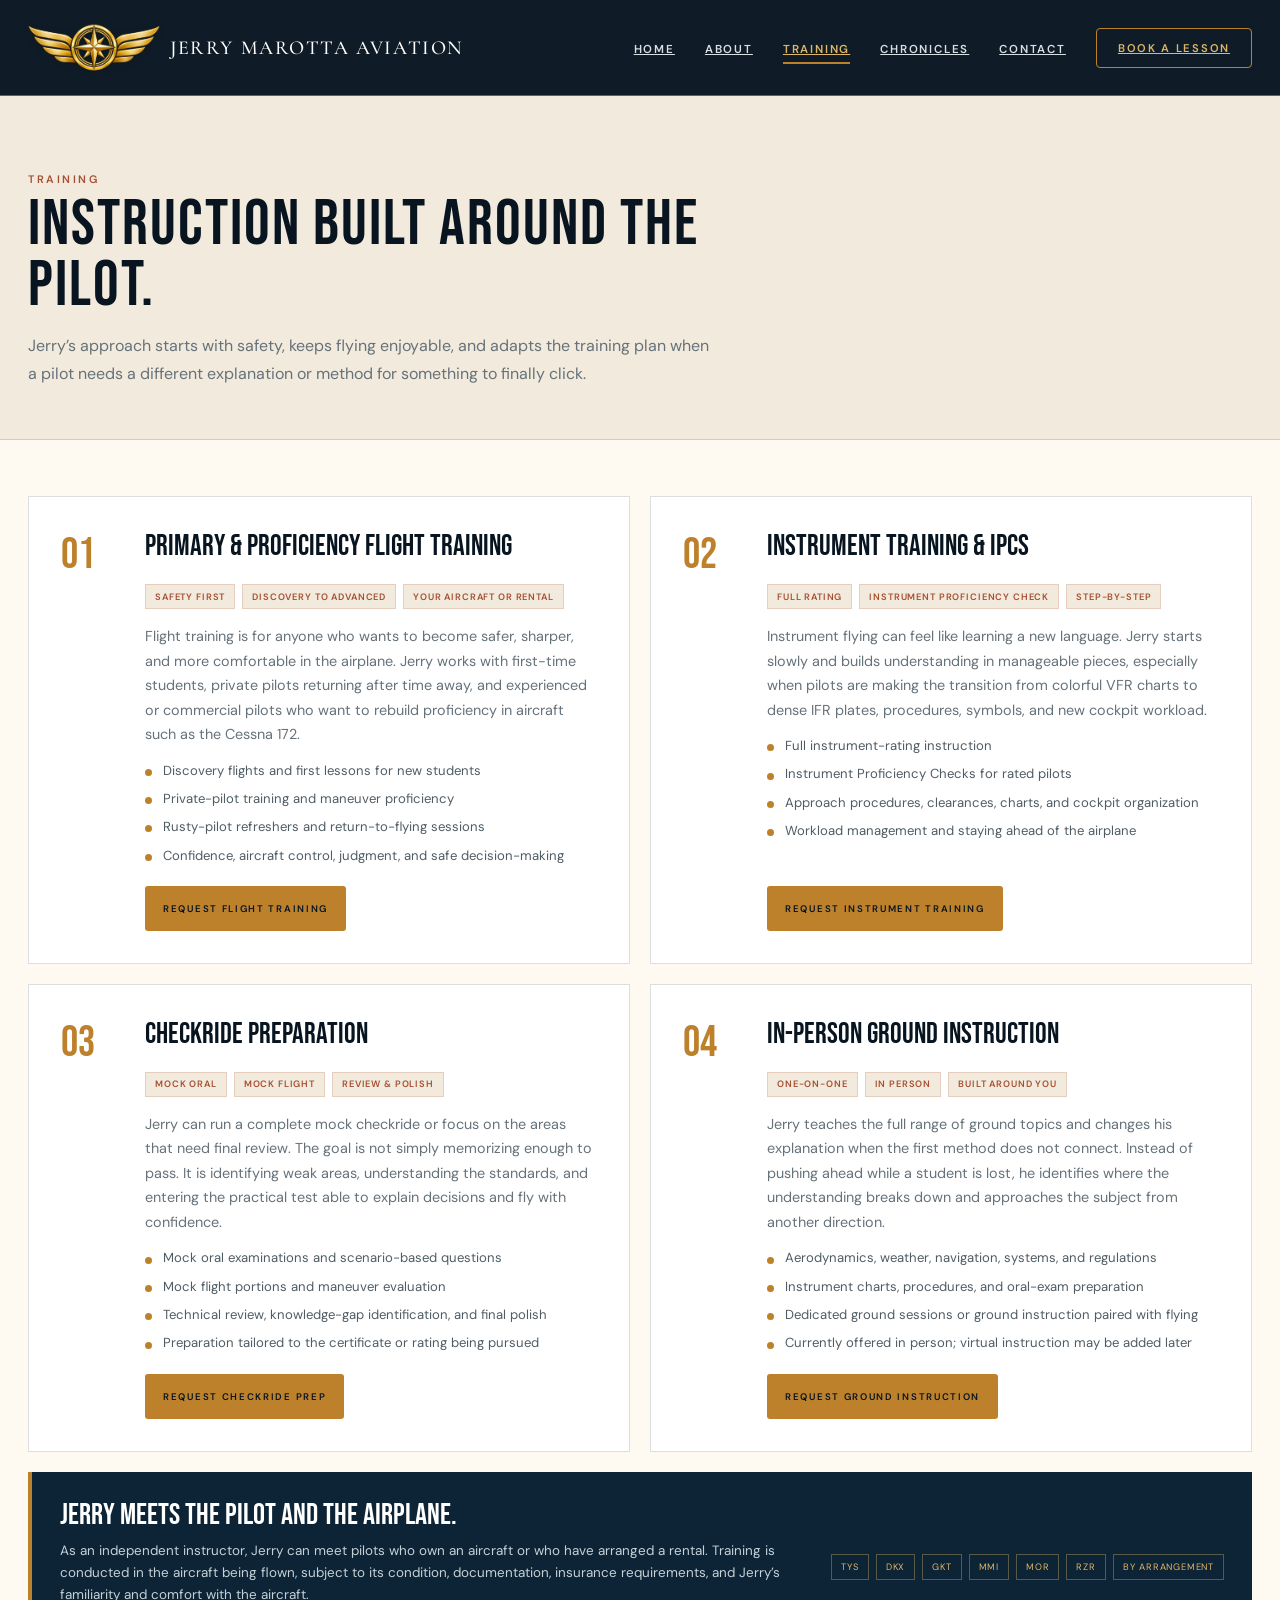
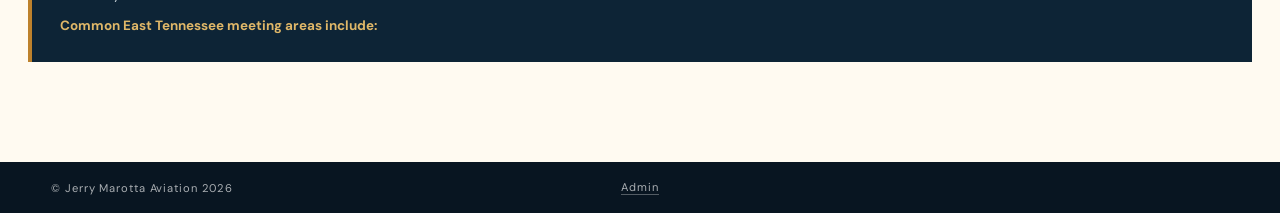
<file: training/index.html>
<!DOCTYPE html>
<html lang="en">
<head>
<meta charset="UTF-8">
<meta name="viewport" content="width=device-width, initial-scale=1.0, viewport-fit=cover">
<meta name="theme-color" content="#081521">
<title>Jerry Marotta | Gold Seal Flight Instructor</title>
<meta name="description" content="Gold Seal flight instruction, instrument training, checkride preparation, and Flight Instructor's Chronicles from Jerry Marotta in Knoxville, Tennessee.">
<link rel="canonical" href="https://jerrymarottaaviation.com/">
<link rel="apple-touch-icon" sizes="180x180" href="/apple-touch-icon.png">
<link rel="icon" type="image/png" sizes="32x32" href="/favicon-32x32.png">
<link rel="icon" type="image/png" sizes="16x16" href="/favicon-16x16.png">
<link rel="icon" href="/favicon.ico">
<link rel="manifest" href="/site.webmanifest">
<link rel="preconnect" href="https://fonts.googleapis.com">
<link rel="preconnect" href="https://fonts.gstatic.com" crossorigin>
<link href="https://fonts.googleapis.com/css2?family=Bebas+Neue&family=Cormorant+Garamond:ital,wght@0,500;1,500&family=DM+Sans:wght@400;500;600&display=swap" rel="stylesheet">
<link rel="stylesheet" href="/css/styles.css">
</head>
<body>
<div class="site-shell">
  <nav class="desktop-nav">
    <a class="brand" href="/" aria-label="Jerry Marotta Aviation home">
      <img class="brand-mark" src="/images/winged-compass-logo.png" alt="Jerry Marotta Aviation winged compass">
      <span class="brand-wordmark" aria-hidden="true">Jerry Marotta Aviation</span>
    </a>
    <div class="desktop-links">
      <a class="nav-btn active" href="/">Home</a>
      <a class="nav-btn" href="/about/">About</a>
      <a class="nav-btn" href="/training/">Training</a>
      <a class="nav-btn" href="/chronicles/">Chronicles</a>
      <a class="nav-btn" href="/contact/">Contact</a>
      <a class="nav-book" href="/book/">Book a Lesson</a>
    </div>
  </nav>

  <div class="mobile-top">
    <a class="brand" href="/" aria-label="Jerry Marotta Aviation home">
      <img class="brand-mark" src="/images/winged-compass-logo.png" alt="Jerry Marotta Aviation winged compass">
      <span class="brand-wordmark" aria-hidden="true">Jerry Marotta Aviation</span>
    </a>
    <button class="mobile-more-btn" id="mobile-more-btn" type="button" aria-label="Open more options" aria-expanded="false">
      <svg viewBox="0 0 24 24" aria-hidden="true"><circle cx="5" cy="12" r="1.4" fill="currentColor"/><circle cx="12" cy="12" r="1.4" fill="currentColor"/><circle cx="19" cy="12" r="1.4" fill="currentColor"/></svg>
    </button>
  </div>
  <div class="reading-progress" id="reading-progress" aria-hidden="true"><span></span></div>

  <main>
    <section class="view" id="view-home">
      <div class="desktop-home-only">
        <div class="hero">
          <div class="hero-copy">
            <div class="eyebrow">Gold Seal CFII • Knoxville, Tennessee</div>
            <h1>Experience that builds <span>better pilots.</span></h1>
            <p class="hero-lede">Practical instruction, calm judgment, and real-world aviation lessons shaped by more than 8,500 flight hours.</p>
            <div class="hero-actions">
              <a class="btn btn-primary" href="/book/">Book a Lesson</a>
              <a class="btn btn-secondary" href="/training/">Explore Training</a>
            </div>
          </div>
          <div class="hero-visual" aria-label="Abstract aviation instrument graphic">
            <div class="horizon-line"></div>
            <div class="instrument-ring one"></div>
            <div class="instrument-ring two"></div>
            <div class="altimeter"></div>
            <div class="visual-caption"><small>Measured in experience</small><strong>35+ Years in Aviation</strong><p>Decades of practical judgment, calm instruction, and real-world experience.</p></div>
          </div>
        </div>
        <div class="credential-strip">
          <div class="credential-inner">
            <div class="credential"><strong>8,500+</strong><span>Flight Hours</span></div>
            <div class="credential"><strong>35+</strong><span>Years of Experience</span></div>
            <div class="credential"><strong>Gold Seal</strong><span>FAA Flight Instructor</span></div>
            <div class="credential"><strong>CFII</strong><span>Instrument Instruction</span></div>
          </div>
        </div>

        <section class="section training-preview">
          <div class="section-head">
            <div><div class="section-label">Training</div><h2>Focused instruction.<br>Clear outcomes.</h2></div>
            <p class="section-intro">Choose the type of training you need, then move directly into a focused booking experience.</p>
          </div>
          <div class="card-grid">
            <article class="card"><div class="card-index">01</div><h3>Flight Training</h3><p>One-on-one instruction built around the student’s current ability, goals, and aircraft.</p><a class="card-link" href="/training/">See training →</a></article>
            <article class="card"><div class="card-index">02</div><h3>Instrument Training</h3><p>Procedural discipline, decision-making, and confidence for real instrument conditions.</p><a class="card-link" href="/training/">See training →</a></article>
            <article class="card"><div class="card-index">03</div><h3>Checkride Prep</h3><p>Focused oral and flight preparation aligned with the practical test standards.</p><a class="card-link" href="/training/">See training →</a></article>
            <article class="card"><div class="card-index">04</div><h3>Ground Instruction</h3><p>Clear explanations that connect knowledge to what the airplane is actually doing.</p><a class="card-link" href="/training/">See training →</a></article>
          </div>
        </section>

        <section class="chronicle-feature">
          <div class="chronicle-cover">
            <div class="chronicle-kicker">Flight Instructor’s Chronicles</div>
            <h2>The Day Fear Took the Controls</h2>
            <div class="byline">A true story from the right seat, by Jerry Marotta</div>
          </div>
          <div class="chronicle-copy">
            <div class="section-label">Featured Chronicle</div>
            <h2 style="font-size:3.7rem;color:var(--ink)">Real stories.<br>Real lessons.</h2>
            <div class="meta"><span class="pill">Flight Safety</span><span class="pill">8 minute read</span><span class="pill">Instructor Perspective</span></div>
            <p>A routine stall lesson became a fight for control when a student’s fear overrode everything he knew on the ground. Jerry explains what happened, how the airplane was recovered, and what the flight permanently taught him as an instructor.</p>
            <div class="quote">“For several seconds, fear was flying the airplane. And as the instructor, it was my responsibility to take it back.”</div>
            <div><a class="btn btn-primary" href="/chronicles/the-day-fear-took-the-controls/">Read the Chronicle</a></div>
          </div>
        </section>

        <section class="section about-preview">
          <div class="about-photo-card">
            <img src="/images/jerry-with-plane.jpg" alt="Jerry Marotta with his Travel Air biplane">
          </div>
          <div class="about-copy-stack">
            <div class="about-panel">
              <div class="section-label" style="color:var(--gold-light)">About Jerry</div>
              <h3>Experience you can trust.</h3>
              <p>Jerry combines technical knowledge with decades of judgment, perspective, and an ability to identify what each student needs next.</p>
              <div style="margin-top:25px"><a class="btn btn-primary" href="/about/">Meet Jerry</a></div>
            </div>
            <div class="about-facts">
              <div class="fact"><strong>8,500+</strong><span>Flight Hours</span></div>
              <div class="fact"><strong>35+</strong><span>Years in Aviation</span></div>
              <div class="fact"><strong>Gold Seal</strong><span>FAA CFI</span></div>
              <div class="fact"><strong>East TN</strong><span>Training Area</span></div>
            </div>
          </div>
        </section>

        <section class="section reviews-section" aria-labelledby="reviews-heading">
          <div class="reviews-section-head">
            <div>
              <div class="section-label">Student Reviews</div>
              <h2 id="reviews-heading">Experiences from the right seat.</h2>
            </div>
          </div>

          <div class="review-system">
            <aside class="review-sidebar">
              <div class="review-summary-card">
                <div class="review-summary-label">Website reviews</div>
                <div class="review-score-row">
                  <strong class="review-average" data-review-average>5.0</strong>
                  <div>
                    <div class="review-stars" data-review-stars role="img" aria-label="5.0 out of 5 stars"><span class="review-stars-base">★★★★★</span><span class="review-stars-fill">★★★★★</span></div>
                    <div class="review-count" data-review-count>2 website reviews</div>
                  </div>
                </div>
                <p class="review-disclosure">Calculated from approved student reviews published on this website. Yelp remains a separate external rating.</p>
              </div>
              <div class="yelp-rating-card">
                <div class="yelp-rating-source"><strong>Yelp</strong><span>Live external rating</span></div>
                <div class="yelp-rating-row">
                  <strong class="yelp-live-score" data-yelp-live-rating>—</strong>
                  <div><div class="yelp-live-stars" data-yelp-live-stars role="img" aria-label="Yelp rating unavailable"><span class="yelp-live-stars-base">★★★★★</span><span class="yelp-live-stars-fill">★★★★★</span></div><div class="yelp-live-count" data-yelp-live-count>View Yelp for the current rating</div></div>
                </div>
                <div class="yelp-live-updated" data-yelp-live-updated>The public Yelp listing is always available below.</div>
                <a class="btn btn-copy" href="https://www.yelp.com/biz/jerry-marotta-alcoa" target="_blank" rel="noopener noreferrer">View Jerry on Yelp</a>
              </div>
            </aside>

            <div class="review-main">
              <div class="testimonial-grid" data-testimonial-list>
                <button class="testimonial-card" type="button" data-testimonial-id="tristan-m-student-since-2018" aria-label="Read the full review from Tristan M.">
                <div class="testimonial-stars" aria-label="5 out of 5 stars">★★★★★</div>
                <p class="testimonial-text">I met Jerry in 2018 while I was working on my private pilot certificate. The first time I saw him, he was sitting in the office playing guitar. Honestly, it made me a little nervous because he seemed so relaxed, and I wondered what kind of instructor he was going to be. Once we got into the airplane, I immediately understood. Playing guitar was simply how he relaxed before his next student arrived—and that student was me.…</p>
                <div class="testimonial-footer"><strong>Tristan M.</strong><span>Private Pilot · Instrument Student<br>Student since 2018</span></div>
              </button>
                <button class="testimonial-card" type="button" data-testimonial-id="dylan-b-instrument-student-2026" aria-label="Read the full review from Dylan B.">
                  <div class="testimonial-stars" aria-label="5 out of 5 stars">★★★★★</div>
                  <p class="testimonial-text">Jerry is an excellent instructor who emphasizes both safety and efficiency. Before training with him, I had two instructors who struggled with punctuality and communication. Jerry is always prepared, thorough, and every lesson has a clear purpose. He has a wealth of experience and tailors his instruction to each student's needs. I highly recommend him to anyone pursuing their private pilot certificate.</p>
                  <div class="testimonial-footer"><strong>Dylan B.</strong><span>Instrument Student</span></div>
                </button>
              </div>

              <section class="yelp-excerpts-section" aria-labelledby="desktop-yelp-excerpts-heading" hidden>
                <div class="yelp-excerpts-head">
                  <div>
                    <div class="section-label">From Yelp</div>
                    <h3 id="desktop-yelp-excerpts-heading">Recent Yelp excerpts</h3>
                  </div>
                  <p>Yelp provides a limited set of excerpts through its API. Website reviews above remain separate and are de-duplicated against these excerpts.</p>
                </div>
                <div class="yelp-excerpt-grid" data-yelp-excerpt-list="desktop">
                  <div class="yelp-excerpt-empty">Yelp excerpts will appear here after the Yelp API workflow runs and the connected plan allows review access.</div>
                </div>
              </section>


              <div class="yelp-external-note">
                <p><strong>Want to leave a review?</strong> Use Jerry’s Yelp listing. Website testimonials and Yelp reviews are kept separate so visitors always know where each rating comes from.</p>
                <div class="yelp-external-actions">
                  <a class="btn btn-copy" href="https://www.yelp.com/writeareview/biz/jerry-marotta-alcoa" target="_blank" rel="noopener noreferrer">Write on Yelp</a>
                  <a class="btn btn-copy" href="https://www.yelp.com/biz/jerry-marotta-alcoa" target="_blank" rel="noopener noreferrer">Read Yelp Reviews</a>
                </div>
              </div>
            </div>
          </div>
        </section>

        <section class="final-cta"><h2>Ready to become a better pilot?</h2><p>Use the focused booking page to request a session without making every visitor encounter a long form on the homepage.</p><a class="btn" style="background:white;color:var(--rust)" href="/book/">Request a Session</a></section>
      </div>

      <div class="mobile-home-only mobile-home">
        <section class="mobile-hero">
          <div class="eyebrow">Gold Seal CFII • Knoxville</div>
          <h1>Jerry<br><span style="color:var(--gold-light)">Marotta</span></h1>
          <p>Practical instruction and real-world aviation judgment shaped by more than 8,500 flight hours.</p>
          <div class="mobile-proof" aria-label="Jerry's qualifications">
            <span>Gold Seal CFI</span>
            <span>CFII</span>
            <span>8,500+ Hours</span>
          </div>
          <div class="mobile-actions">
            <a class="btn btn-primary" href="/book/">Book a Lesson</a>
            <a class="btn btn-secondary" href="/chronicles/">Stories</a>
          </div>
        </section>

        <section class="mobile-service-section">
          <div class="mobile-section-head">
            <div class="section-label">Training</div>
            <h2>Choose your next objective.</h2>
          </div>
          <div class="mobile-service-rail" aria-label="Training options">
            <a class="mobile-service-card" href="/training/">
              <small>Primary</small>
              <h3>Flight Training</h3>
              <p>Structured instruction with clear objectives, direct feedback, and lessons built around your pace.</p>
              <span class="rail-link">Explore training →</span>
            </a>
            <a class="mobile-service-card" href="/training/">
              <small>Instrument</small>
              <h3>CFII Training</h3>
              <p>Procedures, scan discipline, workload management, and sound decision-making for instrument flying.</p>
              <span class="rail-link">Explore training →</span>
            </a>
            <a class="mobile-service-card" href="/training/">
              <small>Practical Test</small>
              <h3>Checkride Prep</h3>
              <p>Focused oral and flight preparation based on the standards and the areas that need attention.</p>
              <span class="rail-link">Explore training →</span>
            </a>
            <a class="mobile-service-card" href="/training/">
              <small>Knowledge</small>
              <h3>Ground Instruction</h3>
              <p>Clear explanations that connect weather, systems, regulations, and aerodynamics to real flying.</p>
              <span class="rail-link">Explore training →</span>
            </a>
          </div>
          <div class="rail-hint">Swipe to compare training options.</div>
        </section>

        <section class="mobile-block">
          <div class="section-label">Featured Chronicle</div>
          <h2>Lessons that stay with you.</h2>
          <article class="mobile-story">
            <small>Flight Safety • 8 min read</small>
            <h3>The Day Fear Took the Controls</h3>
            <p>A stall lesson, a student frozen in panic, and the moment an instructor had to take command back.</p>
            <a class="btn btn-primary" href="/chronicles/the-day-fear-took-the-controls/">Read the Story</a>
          </article>
        </section>

        <section class="mobile-block alt">
          <div class="section-label">At a Glance</div>
          <h2>Experience that matters.</h2>
          <div class="mobile-credentials">
            <div class="mobile-credential"><strong>8,500+</strong><span>Flight Hours</span></div>
            <div class="mobile-credential"><strong>35+</strong><span>Years Aviation</span></div>
            <div class="mobile-credential"><strong>Gold Seal</strong><span>FAA Instructor</span></div>
            <div class="mobile-credential"><strong>CFII</strong><span>Instrument</span></div>
          </div>
        </section>

        <section class="mobile-review-section" aria-labelledby="mobile-reviews-heading">
          <div class="section-label">Student Reviews</div>
          <h2 id="mobile-reviews-heading">Experiences from the right seat.</h2>

          <div class="mobile-review-summary">
            <div class="review-summary-label">Website reviews</div>
            <div class="review-score-row">
              <strong class="review-average" data-review-average>5.0</strong>
              <div>
                <div class="review-stars" data-review-stars role="img" aria-label="5.0 out of 5 stars">
                  <span class="review-stars-base">★★★★★</span>
                  <span class="review-stars-fill">★★★★★</span>
                </div>
                <div class="review-count" data-review-count>2 website reviews</div>
              </div>
            </div>
            <p class="review-disclosure">Website reviews are approved before publication. Yelp maintains its own separate rating.</p>
            <div class="review-summary-actions">
              <a class="btn btn-secondary" href="https://www.yelp.com/biz/jerry-marotta-alcoa" target="_blank" rel="noopener noreferrer">Read Reviews on Yelp</a>
            </div>
          </div>

          <div class="mobile-yelp-live">
            <div class="yelp-rating-source"><strong>Yelp</strong><span>Live external rating</span></div>
            <div class="yelp-rating-row"><strong class="yelp-live-score" data-yelp-live-rating>—</strong><div><div class="yelp-live-stars" data-yelp-live-stars role="img" aria-label="Yelp rating unavailable"><span class="yelp-live-stars-base">★★★★★</span><span class="yelp-live-stars-fill">★★★★★</span></div><div class="yelp-live-count" data-yelp-live-count>View Yelp for the current rating</div></div></div>
            <div class="yelp-live-updated" data-yelp-live-updated>The public Yelp listing is always available below.</div>
            <a class="btn btn-copy" href="https://www.yelp.com/biz/jerry-marotta-alcoa" target="_blank" rel="noopener noreferrer">View Yelp Rating</a>
          </div>

          <section class="mobile-yelp-excerpts" aria-labelledby="mobile-yelp-excerpts-heading" hidden>
            <div class="yelp-excerpts-head">
              <div class="section-label">From Yelp</div>
              <h3 id="mobile-yelp-excerpts-heading">Recent Yelp excerpts</h3>
              <p>Shown only when Yelp makes excerpts available through the connected API plan.</p>
            </div>
            <div class="yelp-excerpt-grid" data-yelp-excerpt-list="mobile">
              <div class="yelp-excerpt-empty">Yelp excerpts will appear here after synchronization.</div>
            </div>
          </section>

          <div class="mobile-testimonial-list" data-testimonial-list>
            <button class="testimonial-card" type="button" data-testimonial-id="tristan-m-student-since-2018" aria-label="Read the full review from Tristan M.">
                <div class="testimonial-stars" aria-label="5 out of 5 stars">★★★★★</div>
                <p class="testimonial-text">I met Jerry in 2018 while I was working on my private pilot certificate. The first time I saw him, he was sitting in the office playing guitar. Honestly, it made me a little nervous because he seemed so relaxed, and I wondered what kind of instructor he was going to be. Once we got into the airplane, I immediately understood. Playing guitar was simply how he relaxed before his next student arrived—and that student was me.…</p>
                <div class="testimonial-footer"><strong>Tristan M.</strong><span>Private Pilot · Instrument Student<br>Student since 2018</span></div>
              </button>
              <button class="testimonial-card" type="button" data-testimonial-id="dylan-b-instrument-student-2026" aria-label="Read the full review from Dylan B.">
                <div class="testimonial-stars" aria-label="5 out of 5 stars">★★★★★</div>
                <p class="testimonial-text">Jerry is an excellent instructor who emphasizes both safety and efficiency. Before training with him, I had two instructors who struggled with punctuality and communication. Jerry is always prepared, thorough, and every lesson has a clear purpose. He has a wealth of experience and tailors his instruction to each student's needs. I highly recommend him to anyone pursuing their private pilot certificate.</p>
                <div class="testimonial-footer"><strong>Dylan B.</strong><span>Instrument Student</span></div>
              </button>
          </div>


          <div class="mobile-review-yelp">
            <p><strong>Want to leave a review?</strong> Use Jerry’s Yelp listing. Yelp ratings are not combined with the website average.</p>
            <div class="mobile-review-yelp-actions">
              <a class="btn btn-copy" href="https://www.yelp.com/writeareview/biz/jerry-marotta-alcoa" target="_blank" rel="noopener noreferrer">Write on Yelp</a>
              <a class="btn btn-copy" href="https://www.yelp.com/biz/jerry-marotta-alcoa" target="_blank" rel="noopener noreferrer">Read Yelp</a>
            </div>
          </div>
        </section>

        <section class="mobile-cta">
          <h3>Ready to train?</h3>
          <p>Complete a short request. On mobile, the site opens your native Messages app with everything ready to send.</p>
          <a class="btn" style="background:white;color:var(--rust)" href="/book/">Request a Session</a>
        </section>
      </div>
    </section>

    <section class="view" id="view-about">
      <div class="about-page-hero">
        <div class="about-page-copy">
          <div class="section-label">About Jerry — In His Own Words</div>
          <h1>I don’t just teach people to fly. I teach them to think.</h1>
          <div class="about-page-subline">From teaching martial arts and restoring muscle cars to creating aviators.</div>

          <p>I have spent more than 35 years in aviation and logged more than 8,500 flight hours, but the part of this work that has meant the most to me has always been teaching.</p>

          <p>Long before I became a flight instructor, I taught martial arts. I enjoyed helping students develop discipline, work through frustration, and grow into something they did not yet believe they could become. Later, after earning my commercial pilot certificate, I became friends with an Air Force colonel who was also a flight instructor. Flying with him convinced me that the same things I valued in teaching martial arts belonged in aviation.</p>

          <blockquote class="about-page-hero-quote">“I switched from restoring muscle cars to creating aviators.”</blockquote>

          <div class="about-page-signature">Jerry Marotta</div>
          <div class="about-page-role">FAA Gold Seal Flight Instructor · CFII</div>
        </div>

        <div class="about-page-photo">
          <img src="/images/jerry-with-plane.jpg" alt="Jerry Marotta standing beside his red Travel Air biplane" loading="lazy" decoding="async">
        </div>
      </div>

      <div class="about-page-stats">
        <div class="about-page-stat"><strong>8,500+</strong><span>Flight Hours</span></div>
        <div class="about-page-stat"><strong>35+</strong><span>Years in Aviation</span></div>
        <div class="about-page-stat"><strong>Gold Seal</strong><span>FAA Flight Instructor</span></div>
        <div class="about-page-stat"><strong>CFII</strong><span>Instrument Instructor</span></div>
      </div>

      <div class="about-story-wrap">
        <div class="about-story-grid">
          <article class="about-story-card">
            <div class="section-label">Why I Became an Instructor</div>
            <h2>Teaching was already part of who I was.</h2>

            <p>When I began flying with that Air Force colonel, I had recently reached the commercial-pilot level. He was an instructor as well as a military aviator, and the time I spent flying with him changed the direction of my career. He showed me that instructing was not simply demonstrating maneuvers. It was helping another person develop judgment, discipline, and confidence.</p>

            <p>I decided to pursue my flight-instructor certificate. Once I began instructing, I liked it so much that I changed careers. I moved away from restoring muscle cars and committed myself to developing pilots.</p>

            <blockquote class="about-story-pullquote">The machine still matters—but now the real work is helping the person in the other seat grow.</blockquote>
          </article>

          <article class="about-story-card dark">
            <div class="section-label" style="color:var(--gold-light)">How I Teach</div>
            <h2>Safety first. Then make it enjoyable.</h2>

            <p>I do not believe every student should be taught in exactly the same way. When someone is struggling, my responsibility is to recognize where the understanding broke down and change the lesson until the idea makes sense.</p>

            <ul class="about-philosophy-list">
              <li>I explain why a lesson matters and how it applies outside the training environment.</li>
              <li>I want pilots to ask questions instead of pretending they understand.</li>
              <li>I teach students to pause, evaluate the risk, and think before committing to a flight.</li>
              <li>I give honest feedback without taking the enjoyment out of aviation.</li>
            </ul>
          </article>

          <article class="about-story-card wide">
            <div class="section-label">What the Gold Seal Means to Me</div>
            <h2>A title tied directly to student success.</h2>

            <p>Right after I started flight instructing, I learned about the FAA Gold Seal standard. That caught my attention because it was not simply another written test or another line on a certificate. The recognition was connected to a high level of instructional activity, deeper ground-instructor qualifications, and the actual performance of the students an instructor prepared.</p>

            <p>I decided to make the Gold Seal one of my first major goals. I expanded my instrument knowledge, added an instrument ground-instructor certificate, and worked under the pressure of preparing a large group of students for their practical tests. I reached the Gold Seal standard during my first year as a new instructor, and I was extremely proud of it.</p>

            <ul class="about-gold-standard" aria-label="FAA Gold Seal qualification standards">
              <li><strong>Advanced credentials</strong>A commercial pilot certificate with an instrument rating—or an airline transport pilot certificate.</li>
              <li><strong>Ground instruction</strong>An advanced or instrument ground-instructor rating.</li>
              <li><strong>Student results</strong>At least 10 applicants recommended within 24 calendar months, with at least 80 percent passing on their first attempt, or qualifying equivalent examiner activity.</li>
            </ul>

            <p>To me, the seal represents responsibility. When I recommend someone for a practical test, I am placing my name behind that pilot’s preparation. Passing matters, but building a pilot who can think and make safe decisions after the checkride matters even more.</p>

            <div class="about-faa-note">
              <span>Formal qualification summary based on the FAA’s current Gold Seal guidance.</span>
              <a href="https://www.faa.gov/documentLibrary/media/Advisory_Circular/AC_61-65K.pdf" target="_blank" rel="noopener noreferrer">View FAA AC 61-65K</a>
            </div>
          </article>

          <article class="about-story-card wide">
            <div class="section-label">The Students Behind the Seal</div>
            <h2>The lessons went both directions.</h2>

            <div class="about-nobu-story">
              <div>
                <p>Many of the students I trained during that first year came from Japan. The language barrier could make instruction challenging, but those students brought an extraordinary amount of dedication, gratitude, and hard work. Teaching them forced me to become a clearer and more adaptable instructor.</p>

                <p>One student, Nobu, surprised me during our first cross-country lesson. His navigation was so strong that I briefly wondered whether the FAA had sent someone to evaluate me. I later learned that he had retired from the Japanese military after serving as a navigator aboard a P-3 Orion maritime patrol aircraft.</p>

                <p>As Christmas approached, Nobu was running out of time to complete his training before returning to Japan. I told him we would stay as late as necessary, and we studied for his oral examination until midnight. He completed the process and returned home as a pilot.</p>

                <p>Later, he sent me a photograph of himself with his family while wearing his military uniform, medals, and decorations. I wish I still knew where that photograph was, but I have never forgotten what it represented.</p>
              </div>

              <aside class="about-nobu-aside">
                <strong>Why that moment stayed with me</strong>
                <p>A certificate is a piece of paper. What matters is seeing a student return home carrying a new ability, a new confidence, and something they worked hard to earn.</p>
              </aside>
            </div>
          </article>

          <section class="about-page-cta">
            <div>
              <h2>Tell me where you are in your flying.</h2>
              <p>Whether you are beginning, returning after time away, preparing for a checkride, or moving into instrument flying, I will build the instruction around the pilot you are today and the pilot you are working to become.</p>
            </div>
            <a class="btn" href="/book/">Book a Lesson</a>
          </section>
        </div>
      </div>
    </section>

    <section class="view active" id="view-training">
      <header class="page-hero">
        <div class="section-label">Training</div>
        <h1>Instruction built around the pilot.</h1>
        <p>Jerry’s approach starts with safety, keeps flying enjoyable, and adapts the training plan when a pilot needs a different explanation or method for something to finally click.</p>
      </header>

      <div class="page-content">
        <div class="training-list desktop-training-list">
          <article class="training-item">
            <div class="num">01</div>
            <div class="training-item-copy">
              <h3>Primary &amp; Proficiency Flight Training</h3>
              <div class="training-item-meta">
                <span>Safety First</span>
                <span>Discovery to Advanced</span>
                <span>Your Aircraft or Rental</span>
              </div>
              <p>Flight training is for anyone who wants to become safer, sharper, and more comfortable in the airplane. Jerry works with first-time students, private pilots returning after time away, and experienced or commercial pilots who want to rebuild proficiency in aircraft such as the Cessna 172.</p>
              <ul class="training-item-list">
                <li>Discovery flights and first lessons for new students</li>
                <li>Private-pilot training and maneuver proficiency</li>
                <li>Rusty-pilot refreshers and return-to-flying sessions</li>
                <li>Confidence, aircraft control, judgment, and safe decision-making</li>
              </ul>
              <div class="training-item-action">
                <button class="btn btn-primary training-request" data-training-value="Flight Training Lesson">Request Flight Training</button>
              </div>
            </div>
          </article>

          <article class="training-item">
            <div class="num">02</div>
            <div class="training-item-copy">
              <h3>Instrument Training &amp; IPCs</h3>
              <div class="training-item-meta">
                <span>Full Rating</span>
                <span>Instrument Proficiency Check</span>
                <span>Step-by-Step</span>
              </div>
              <p>Instrument flying can feel like learning a new language. Jerry starts slowly and builds understanding in manageable pieces, especially when pilots are making the transition from colorful VFR charts to dense IFR plates, procedures, symbols, and new cockpit workload.</p>
              <ul class="training-item-list">
                <li>Full instrument-rating instruction</li>
                <li>Instrument Proficiency Checks for rated pilots</li>
                <li>Approach procedures, clearances, charts, and cockpit organization</li>
                <li>Workload management and staying ahead of the airplane</li>
              </ul>
              <div class="training-item-action">
                <button class="btn btn-primary training-request" data-training-value="Instrument Training">Request Instrument Training</button>
              </div>
            </div>
          </article>

          <article class="training-item">
            <div class="num">03</div>
            <div class="training-item-copy">
              <h3>Checkride Preparation</h3>
              <div class="training-item-meta">
                <span>Mock Oral</span>
                <span>Mock Flight</span>
                <span>Review &amp; Polish</span>
              </div>
              <p>Jerry can run a complete mock checkride or focus on the areas that need final review. The goal is not simply memorizing enough to pass. It is identifying weak areas, understanding the standards, and entering the practical test able to explain decisions and fly with confidence.</p>
              <ul class="training-item-list">
                <li>Mock oral examinations and scenario-based questions</li>
                <li>Mock flight portions and maneuver evaluation</li>
                <li>Technical review, knowledge-gap identification, and final polish</li>
                <li>Preparation tailored to the certificate or rating being pursued</li>
              </ul>
              <div class="training-item-action">
                <button class="btn btn-primary training-request" data-training-value="Checkride Preparation">Request Checkride Prep</button>
              </div>
            </div>
          </article>

          <article class="training-item">
            <div class="num">04</div>
            <div class="training-item-copy">
              <h3>In-Person Ground Instruction</h3>
              <div class="training-item-meta">
                <span>One-on-One</span>
                <span>In Person</span>
                <span>Built Around You</span>
              </div>
              <p>Jerry teaches the full range of ground topics and changes his explanation when the first method does not connect. Instead of pushing ahead while a student is lost, he identifies where the understanding breaks down and approaches the subject from another direction.</p>
              <ul class="training-item-list">
                <li>Aerodynamics, weather, navigation, systems, and regulations</li>
                <li>Instrument charts, procedures, and oral-exam preparation</li>
                <li>Dedicated ground sessions or ground instruction paired with flying</li>
                <li>Currently offered in person; virtual instruction may be added later</li>
              </ul>
              <div class="training-item-action">
                <button class="btn btn-primary training-request" data-training-value="Ground School Session">Request Ground Instruction</button>
              </div>
            </div>
          </article>

          <aside class="training-location-note">
            <div>
              <h3>Jerry meets the pilot and the airplane.</h3>
              <p>As an independent instructor, Jerry can meet pilots who own an aircraft or who have arranged a rental. Training is conducted in the aircraft being flown, subject to its condition, documentation, insurance requirements, and Jerry’s familiarity and comfort with the aircraft.</p>
              <p style="margin-top:9px"><strong>Common East Tennessee meeting areas include:</strong></p>
            </div>
            <div class="training-location-airports" aria-label="Common training airports">
              <span>TYS</span>
              <span>DKX</span>
              <span>GKT</span>
              <span>MMI</span>
              <span>MOR</span>
              <span>RZR</span>
              <span>By Arrangement</span>
            </div>
          </aside>
        </div>

        <div class="mobile-training-list">
          <details class="mobile-training-card">
            <summary>
              <span class="mobile-training-number">01</span>
              <span class="mobile-training-title"><strong>Primary &amp; Proficiency</strong><span>Discovery flights through rusty-pilot refreshers</span></span>
              <span class="mobile-training-chevron">＋</span>
            </summary>
            <div class="mobile-training-detail">
              <p>Jerry works with brand-new students, private pilots returning after time away, and experienced pilots who want to rebuild confidence or proficiency in an aircraft such as the Cessna 172.</p>
              <div class="training-focus">
                <strong>Jerry’s priority</strong>
                <span>Safety comes first. The second priority is keeping flying enjoyable so the pilot stays engaged and continues learning.</span>
              </div>
              <ul>
                <li>Discovery flights and first lessons</li>
                <li>Private-pilot training and maneuver practice</li>
                <li>Rusty-pilot and return-to-flying sessions</li>
                <li>Training in the pilot’s owned or rented aircraft</li>
              </ul>
              <button class="btn btn-primary training-request" data-training-value="Flight Training Lesson">Request This Training</button>
            </div>
          </details>

          <details class="mobile-training-card">
            <summary>
              <span class="mobile-training-number">02</span>
              <span class="mobile-training-title"><strong>Instrument Training</strong><span>Full ratings and Instrument Proficiency Checks</span></span>
              <span class="mobile-training-chevron">＋</span>
            </summary>
            <div class="mobile-training-detail">
              <p>Jerry slows the transition from VFR to IFR down into manageable steps. Charts, procedures, symbols, approaches, and cockpit workload are introduced without burying the pilot in everything at once.</p>
              <div class="training-focus">
                <strong>How he teaches it</strong>
                <span>Start with the foundation, make sure it is understood, then add complexity as the pilot becomes ready for it.</span>
              </div>
              <ul>
                <li>Full instrument-rating instruction</li>
                <li>Instrument Proficiency Checks</li>
                <li>Approach charts, clearances, and procedures</li>
                <li>Workload management and staying ahead of the airplane</li>
              </ul>
              <button class="btn btn-primary training-request" data-training-value="Instrument Training">Request This Training</button>
            </div>
          </details>

          <details class="mobile-training-card">
            <summary>
              <span class="mobile-training-number">03</span>
              <span class="mobile-training-title"><strong>Checkride Preparation</strong><span>Mock checkrides, review, and final polish</span></span>
              <span class="mobile-training-chevron">＋</span>
            </summary>
            <div class="mobile-training-detail">
              <p>Preparation can be as complete as a mock oral and mock flight, or as focused as reviewing technical weak points and polishing the areas that need attention before the practical test.</p>
              <div class="training-focus">
                <strong>What the session targets</strong>
                <span>Knowledge, judgment, communication, maneuver standards, and the pilot’s ability to remain composed while being evaluated.</span>
              </div>
              <ul>
                <li>Mock oral examinations</li>
                <li>Mock flight portions</li>
                <li>Scenario-based questions and technical review</li>
                <li>Final review and confidence-building</li>
              </ul>
              <button class="btn btn-primary training-request" data-training-value="Checkride Preparation">Request This Training</button>
            </div>
          </details>

          <details class="mobile-training-card">
            <summary>
              <span class="mobile-training-number">04</span>
              <span class="mobile-training-title"><strong>Ground Instruction</strong><span>In-person, one-on-one knowledge development</span></span>
              <span class="mobile-training-chevron">＋</span>
            </summary>
            <div class="mobile-training-detail">
              <p>Jerry can cover the full range of ground topics. When a student is struggling, he changes the explanation and the training plan instead of repeating the same method and hoping it eventually works.</p>
              <div class="training-focus">
                <strong>Built around the student</strong>
                <span>The goal is to identify exactly where the concept stopped making sense and approach it in a way that helps it finally click.</span>
              </div>
              <ul>
                <li>Aerodynamics, weather, systems, navigation, and regulations</li>
                <li>Instrument procedures and chart interpretation</li>
                <li>Oral-exam and knowledge-test preparation</li>
                <li>Currently offered in person</li>
              </ul>
              <button class="btn btn-primary training-request" data-training-value="Ground School Session">Request This Training</button>
            </div>
          </details>

          <aside class="mobile-training-note">
            <strong>Meet Jerry at the airplane.</strong>
            <p>Jerry can instruct in a pilot’s owned or rented aircraft and regularly meets students around East Tennessee, including TYS, DKX, GKT, MMI, MOR, and RZR. Other airports may be arranged directly with him.</p>
          </aside>
        </div>
      </div>
    </section>

    <section class="view" id="view-chronicles">
      <header class="chronicles-banner">
        <img src="/images/Chronicles.png" alt="The Instructor's Chronicles — True Stories from the Right Seat, by Jerry Marotta">
      </header>
      <div class="page-content"><div class="chronicles-grid">
        <article class="story-card"><div class="story-card-cover"><small>Flight Safety • Featured Chronicle</small><h2>The Day Fear Took the Controls</h2></div><div class="story-card-body"><p>A student knew the recovery procedure in the classroom. In the airplane, fear took over. Jerry recounts the spin, the struggle for the controls, and the lessons he carried into every flight afterward.</p><div style="margin-top:22px"><a class="btn btn-primary" href="/chronicles/the-day-fear-took-the-controls/">Read the Story</a></div></div></article>
        <aside class="sidebar"><h3>Built to grow.</h3><p>This archive begins with Jerry’s first published Chronicle. New stories can be added here as he shares them, while the homepage continues to feature only the latest work.</p></aside>
      </div></div>
    </section>

    <section class="view" id="view-article">
      <div class="article-mobile-bar">
        <a type="button" href="/chronicles/">← Chronicles</a>
        <span>8 minute read</span>
      </div>
      <header class="page-hero"><div class="section-label">Flight Instructor’s Chronicles</div><h1>The Day Fear Took the Controls</h1><p>A true account of fear, instinct, control, and the responsibilities carried by the instructor in the right seat.</p></header>
      <div class="page-content"><article class="article">
        <div class="article-kicker">By Jerry Marotta • Flight Safety • Instructor Perspective</div>
        <h1>The Day Fear Took the Controls</h1>
        <div class="article-deck">Everything happened in seconds.</div>
        <p>Everything happened in seconds.</p>
        <p>I was flying with a student, working on stalls. We had covered the procedure before the flight. He knew what the airplane was expected to do, what the stall would feel like, and how he was supposed to recover.</p>
        <p>At least, he knew it in the classroom.</p>
        <p>That is one of the first things instructors learn. A student can explain a maneuver perfectly while sitting safely on the ground and still react very differently when the nose suddenly drops below the horizon.</p>
        <p>As the stall broke, the nose naturally dropped.</p>
        <p>That sight terrified him.</p>
        <p>Instead of relaxing the back pressure as we had practiced, he pulled back on the controls with every ounce of strength he had.</p>
        <p>That was the first mistake.</p>
        <p>When an airplane stalls, the wing has exceeded its critical angle of attack. Pulling farther back does not keep the airplane from descending. It increases the angle of attack and keeps the wing stalled. The instinct is understandable. The ground appears to be rising toward you, so every part of your body tells you to pull away from it.</p>
        <p>But in a stall, that instinct can kill you.</p>
        <p>At the same time, he pushed the rudder in the wrong direction.</p>
        <p>The airplane rolled.</p>
        <p>The wing quit flying.</p>
        <p>We entered a spin.</p>
        <p>I immediately reached over to recover the airplane, but the yoke would not move. It felt as though it had been welded in place.</p>
        <p>For a split second, I could not understand why the controls were not responding. Then I looked at my student.</p>
        <p>His eyes were enormous.</p>
        <p>His arms were locked perfectly straight, every muscle in his body rigid. His hands were clamped around the controls in a death grip. One leg was driving the rudder pedal to the floor with all the strength he could muster.</p>
        <p>He was not trying to fly anymore.</p>
        <p>He was frozen in panic.</p>
        <p>From an instructor’s perspective, that changed the nature of the emergency completely. The airplane itself was responding exactly as expected to the control inputs it was being given. The real problem was that the person making those inputs could no longer hear, reason, or respond.</p>
        <p>I told him to release the controls.</p>
        <p>He did not respond.</p>
        <p>I tried to take the airplane from him, but he pulled harder. His entire body had become part of the control system, and fear had given him a level of strength I had not expected.</p>
        <p>The airplane continued rotating.</p>
        <p>The ground was rising rapidly.</p>
        <p>There was not time for another explanation. There was not time to talk him through the recovery again. I had seconds.</p>
        <p>I struck his arms and upper body hard enough to break his grip on the controls.</p>
        <p>It was not anger.</p>
        <p>It was not punishment.</p>
        <p>It was not an instructional technique.</p>
        <p>It was the only way I could regain control of the airplane before we ran out of altitude.</p>
        <p>The instant he released the controls, I recovered from the spin and pulled the airplane out of the ensuing dive.</p>
        <p>Then we flew away.</p>
        <p>That part of the incident has always stayed with me because the recovery itself was almost routine once I had access to the controls. The airplane was recoverable. The obstacle was the student physically preventing the correct recovery inputs.</p>
        <p>We returned to the airport and landed safely.</p>
        <p>Only later did I ask him why he had finally let go.</p>
        <p>His answer caught me completely off guard.</p>
        <blockquote>He said, “The only reason I released the controls was because I knew you had three black belts in martial arts. I thought you were like Chuck Norris, and for one split second, I was more afraid of you than I was of hitting the ground.”</blockquote>
        <p>I have no idea whether that was entirely true.</p>
        <p>What I do know is that he released the controls, I recovered the airplane, and both of us walked away.</p>
        <p>Back at the flight school, I told the story to the World War II Corsair pilot who had taught me aerobatics.</p>
        <p>I explained how desperate the situation had become. I told him that when I realized the student was not going to release the controls voluntarily, I had decided I would do whatever was necessary to get him off them before we hit the ground.</p>
        <p>He listened without interrupting.</p>
        <p>When I finished, he looked at me quietly for a moment.</p>
        <p>Then he asked one question.</p>
        <p class="dialogue">“Were you prepared to do that?”</p>
        <p class="dialogue">“Yes,” I answered.</p>
        <p>He nodded once.</p>
        <p>There was nothing more to say.</p>
        <h2 class="article-subhead">That flight taught me several lessons as an instructor.</h2>
        <p>The first was that knowledge and reaction are not the same thing. My student knew the stall-recovery procedure, but when confronted with the actual sight and sensation of the nose dropping, fear overrode his training.</p>
        <p>The second was that an instructor must guard the controls during any maneuver in which a student’s incorrect reaction could quickly become dangerous. You do not wait until the airplane has fully departed controlled flight to become involved. You watch the student’s posture, grip, breathing, and control pressure. A rigid arm or tightening grip can be the first warning that the student is no longer processing the lesson normally.</p>
        <p>The third was that altitude is not merely a number on the altimeter. It is time. Every second of delay consumes it. Every attempt to reason with a panicked student consumes more of it. An instructor must know when verbal instruction has failed and when immediate intervention is required.</p>
        <h2 class="article-subhead">The student’s technical mistakes were straightforward.</h2>
        <p>He maintained excessive back pressure after the stall.</p>
        <p>He applied incorrect rudder.</p>
        <p>He became rigid on the controls.</p>
        <p>But the deeper mistake was allowing fear to replace judgment.</p>
        <p>That is what made the event dangerous.</p>
        <p>This is not a story about an instructor hitting a student.</p>
        <p>It is a story about what can happen when a student’s survival instinct produces exactly the wrong control inputs, and when the instructor must regain command of the airplane before the situation becomes unrecoverable.</p>
        <p>The airplane was still capable of flying.</p>
        <p>The student was still capable of surviving.</p>
        <p>But for several seconds, fear was flying the airplane.</p>
        <p>And as the instructor, it was my responsibility to take it back.</p>
        <div class="booking-note"><strong>Safety note:</strong> This personal account is presented for educational and storytelling purposes. It is not a substitute for instruction from a qualified flight instructor, an aircraft flight manual, or FAA-approved training guidance.</div>
        <div style="margin-top:35px"><a class="btn btn-primary" href="/chronicles/">Back to Chronicles</a></div>
        <div class="article-end-actions">
          <a class="btn btn-primary" href="/book/">Train With Jerry</a>
          <a class="btn btn-copy" href="/chronicles/">Back to Chronicles</a>
        </div>
      </article></div>
    </section>

    <section class="view" id="view-book">
      <header class="page-hero">
        <div class="section-label">Book a Lesson</div>
        <h1>Request a focused training session.</h1>
        <p>Mobile requests open directly in your native Messages app. Desktop requests download a tentative calendar invite and open in your default email application.</p>
      </header>
      <div class="page-content">
        <div class="booking-layout">
          <aside class="contact-card">
            <h3>Simple, direct booking.</h3>
            <p>Tell Jerry what you need, choose a preferred date and airport, then review the request before your phone opens Messages.</p>
            <div class="contact-links">
              <a href="mailto:jerry.marotta@hotmail.com">jerry.marotta@hotmail.com</a>
              <a href="sms:8657247251">(865) 724-7251</a>
            </div>
            <div class="booking-note"><strong id="device-flow-heading">Your device flow</strong><br><span id="device-flow-copy">The send method will be selected automatically for your device.</span></div>
          </aside>

          <form class="form-card" id="booking-form">
            <div class="mobile-booking-progress" aria-label="Booking progress">
              <button class="booking-progress-item active" type="button" data-booking-step="1"><span>1</span><small>Your Info</small></button>
              <button class="booking-progress-item" type="button" data-booking-step="2"><span>2</span><small>Lesson</small></button>
              <button class="booking-progress-item" type="button" data-booking-step="3"><span>3</span><small>Review</small></button>
            </div>

            <div class="form-grid">
              <div class="booking-step active" data-step="1">
                <div class="field"><label for="fname">First name *</label><input id="fname" name="fname" placeholder="Jane" autocomplete="given-name" enterkeyhint="next" required></div>
                <div class="field"><label for="lname">Last name</label><input id="lname" name="lname" placeholder="Smith" autocomplete="family-name" enterkeyhint="next"></div>
                <div class="field"><label for="phone">Your phone *</label><input id="phone" name="phone" type="tel" placeholder="(865) 555-0100" autocomplete="tel" inputmode="tel" enterkeyhint="next" required></div>
                <div class="field"><label for="email">Email</label><input id="email" name="email" type="email" placeholder="jane@example.com" autocomplete="email" inputmode="email" enterkeyhint="next"></div>
                <div class="wizard-actions">
                  <button class="btn btn-primary" type="button" data-booking-next="2">Continue</button>
                </div>
              </div>

              <div class="booking-step" data-step="2">
                <div class="field full"><label for="session-type">Training type *</label>
                  <select id="session-type" name="session-type" required>
                    <option value="">Choose a session type</option>
                    <option value="Flight Training Lesson">Flight Training Lesson</option>
                    <option value="Instrument Training">Instrument Training</option>
                    <option value="Discovery / Intro Flight">Discovery / Intro Flight</option>
                    <option value="Ground School Session">Ground School Session</option>
                    <option value="Checkride Preparation">Checkride Preparation</option>
                    <option value="other">Other</option>
                  </select>
                </div>
                <div class="field full other-field" id="other-session-field"><label for="other-session">Describe the session *</label><input id="other-session" name="other-session" placeholder="Describe what you are looking for"></div>

                <div class="field"><label for="preferred-date">Preferred date *</label><input id="preferred-date" name="preferred-date" type="date" required></div>
                <div class="field"><label for="preferred-time">Preferred time</label>
                  <select id="preferred-time" name="preferred-time">
                    <option value="">Choose a time</option>
                    <option>Early Morning (7-9 AM)</option>
                    <option>Morning (9 AM-12 PM)</option>
                    <option>Afternoon (12-4 PM)</option>
                    <option>Late Afternoon (4-7 PM)</option>
                    <option>Flexible</option>
                  </select>
                </div>

                <div class="field full"><label for="meet-airport">Requesting to meet at *</label>
                  <select id="meet-airport" name="meet-airport" required>
                    <option value="">Choose an airport</option>
                    <option value="TYS — McGhee Tyson Airport (Alcoa)">TYS — McGhee Tyson Airport (Alcoa)</option>
                    <option value="Signature Air — McGhee Tyson (TYS)">Signature Air — McGhee Tyson (TYS)</option>
                    <option value="DKX — Knoxville Downtown Island Airport">DKX — Knoxville Downtown Island Airport</option>
                    <option value="MMI — McMinn County Airport (Athens)">MMI — McMinn County Airport (Athens)</option>
                    <option value="GKT — Gatlinburg-Pigeon Forge Airport">GKT — Gatlinburg-Pigeon Forge Airport</option>
                    <option value="RVL — Rockwood Municipal Airport">RVL — Rockwood Municipal Airport</option>
                    <option value="MOR — Moore-Murrell Airport (Morristown)">MOR — Moore-Murrell Airport (Morristown)</option>
                    <option value="other">Other airport</option>
                  </select>
                </div>
                <div class="field full other-field" id="other-airport-field"><label for="other-airport">Airport name or identifier *</label><input id="other-airport" name="other-airport" placeholder="Example: KCSV, Crossville"></div>

                <div class="field"><label for="duration">Session duration</label>
                  <select id="duration" name="duration">
                    <option value="2">2 Hours (standard)</option>
                    <option value="3">3 Hours</option>
                    <option value="4">4 Hours</option>
                    <option value="5">5 Hours</option>
                    <option value="6">6 Hours (full day)</option>
                  </select>
                </div>
                <div class="field"><label for="experience">Experience level</label>
                  <select id="experience" name="experience">
                    <option value="">Choose a level</option>
                    <option>No flight experience</option>
                    <option>Student pilot (in training)</option>
                    <option>Private Pilot Certificate holder</option>
                    <option>Instrument rated</option>
                    <option>Commercial / ATP</option>
                  </select>
                </div>
                <div class="wizard-actions">
                  <button class="btn wizard-back" type="button" data-booking-back="1">Back</button>
                  <button class="btn btn-primary" type="button" data-booking-next="3">Review</button>
                </div>
              </div>

              <div class="booking-step" data-step="3">
                <div class="field full"><label for="message">Additional notes</label><textarea id="message" name="message" placeholder="Tell Jerry what you are working toward"></textarea></div>

                <div class="request-preview">
                  <div class="request-preview-label">Preview of your request</div>
                  <div class="request-preview-text" id="request-preview-text">Fill in the form to preview the message Jerry will receive.</div>
                </div>

                <div class="form-actions">
                  <button class="btn btn-primary" id="booking-submit" type="submit">Send Request</button>
                  <button class="btn btn-copy" id="copy-request" type="button">Copy Request</button>
                </div>
                <div class="form-status" id="form-status" role="status" aria-live="polite"></div>

                <div class="wizard-actions">
                  <button class="btn wizard-back" type="button" data-booking-back="2">Back to Lesson Details</button>
                </div>
              </div>
            </div>
          </form>
        </div>
      </div>
    </section>

    <section class="view" id="view-contact">
      <header class="page-hero">
        <div class="section-label">Contact</div>
        <h1>Reach Jerry directly.</h1>
        <p>Use the booking page for lesson requests or reach Jerry directly when you need a quick response.</p>
      </header>
      <div class="page-content">
        <div class="booking-layout">
          <div class="contact-card">
            <h3>Jerry Marotta Aviation</h3>
            <p>Knoxville, Tennessee<br>Gold Seal Flight Instructor and CFII</p>
            <div class="contact-actions">
              <a class="contact-action" href="mailto:jerry.marotta@hotmail.com"><strong>Email</strong><span>jerry.marotta@hotmail.com</span></a>
              <a class="contact-action" href="sms:8657247251"><strong>Text</strong><span>(865) 724-7251</span></a>
            </div>
          </div>
          <div class="form-card">
            <div class="section-label">Best for lesson requests</div>
            <h2 style="font-size:3rem;color:var(--ink)">Use the booking page.</h2>
            <p style="color:var(--muted);line-height:1.75;margin:14px 0 22px">On mobile, the booking page prepares a native text message. On desktop, it prepares an email and downloads a tentative calendar invite.</p>
            <a class="btn btn-primary" href="/book/">Book a Lesson</a>
          </div>
        </div>
      </div>
    </section>
  </main>

  <footer class="site-footer"><p class="footer-copyright">© Jerry Marotta Aviation 2026</p><a class="footer-admin" href="/admin/" aria-label="Administrator sign in">Admin</a><span class="footer-spacer" aria-hidden="true"></span></footer>

  <dialog class="review-dialog" id="review-dialog" aria-labelledby="review-dialog-name">
    <div class="review-dialog-shell">
      <div class="review-dialog-head"><div><div class="review-dialog-stars" id="review-dialog-stars"></div><strong id="review-dialog-name">Student Review</strong><span id="review-dialog-relationship"></span></div><button class="review-dialog-close" type="button" id="review-dialog-close" aria-label="Close review">×</button></div>
      <div class="review-dialog-body"><p class="review-dialog-text" id="review-dialog-text"></p>
        <a class="btn btn-copy" id="review-dialog-link" href="#" target="_blank" rel="noopener noreferrer" style="display:none;margin-top:20px">Read on Yelp</a></div>
    </div>
  </dialog>

  <nav class="mobile-bottom" aria-label="Mobile navigation">
    <a class="active" aria-label="Home" href="/">
      <svg viewBox="0 0 24 24" aria-hidden="true"><path d="M3.5 11.5 12 4l8.5 7.5"/><path d="M5.5 10.2V20h5v-5h3v5h5v-9.8"/></svg>
      <span>Home</span>
    </a>
    <a aria-label="Training" href="/training/">
      <svg viewBox="0 0 24 24" aria-hidden="true"><path d="M3 19 12 5l9 14"/><path d="M7.5 19 12 12l4.5 7"/></svg>
      <span>Training</span>
    </a>
    <a class="mobile-book" aria-label="Book a lesson" href="/book/">
      <span class="mobile-book-icon"><svg viewBox="0 0 24 24" aria-hidden="true"><path d="M12 5v14M5 12h14"/></svg></span>
      <span>Book</span>
    </a>
    <a aria-label="Chronicles" href="/chronicles/">
      <svg viewBox="0 0 24 24" aria-hidden="true"><path d="M6 4h12v16H6z"/><path d="M9 8h6M9 12h6M9 16h4"/></svg>
      <span>Chronicles</span>
    </a>
    <a aria-label="Contact" href="/contact/">
      <svg viewBox="0 0 24 24" aria-hidden="true"><path d="M3.5 6.5h17v11h-17z"/><path d="m4.5 7.5 7.5 6 7.5-6"/></svg>
      <span>Contact</span>
    </a>
  </nav>

  <div class="mobile-sheet-backdrop" id="mobile-sheet-backdrop"></div>
  <aside class="mobile-sheet" id="mobile-sheet" aria-hidden="true" aria-label="More options">
    <div class="mobile-sheet-handle"></div>
    <div class="mobile-sheet-head">
      <strong>More</strong>
      <button class="mobile-sheet-close" id="mobile-sheet-close" type="button" aria-label="Close more options">×</button>
    </div>
    <div class="mobile-sheet-grid">
      <a class="mobile-sheet-action" href="/about/"><strong>About Jerry</strong><span>Experience, credentials, and background</span></a>
      <a class="mobile-sheet-action" href="/chronicles/"><strong>Chronicles</strong><span>True stories from the right seat</span></a>
      <a class="mobile-sheet-action" href="mailto:jerry.marotta@hotmail.com"><strong>Email Jerry</strong><span>Open your email application</span></a>
      <a class="mobile-sheet-action" href="sms:8657247251"><strong>Text Jerry</strong><span>Open your native Messages app</span></a>
      <a class="mobile-sheet-action" href="https://www.yelp.com/biz/jerry-marotta-alcoa" target="_blank" rel="noopener noreferrer"><strong>Yelp Reviews</strong><span>Read Jerry’s public Yelp reviews</span></a>
    </div>
  </aside>
</div>
<script src="/js/app.js"></script>
</body>
</html>
</file>
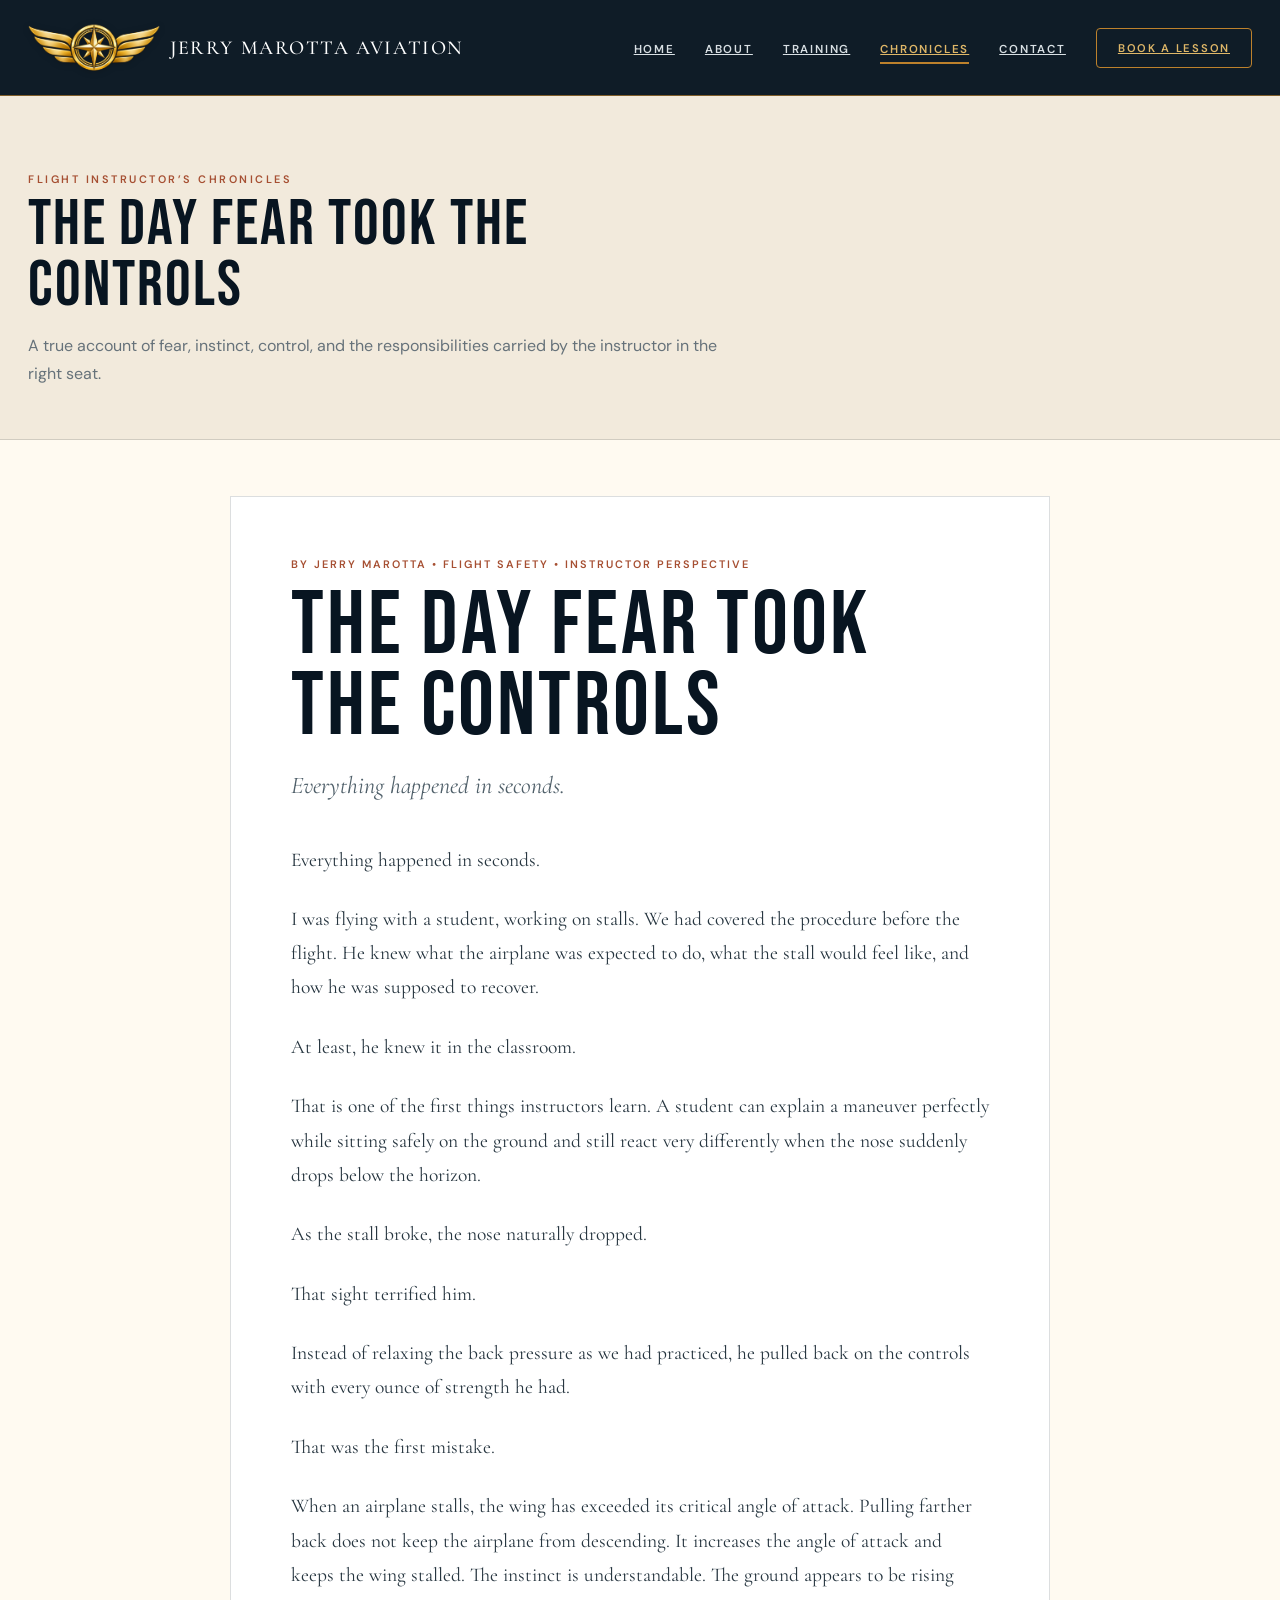
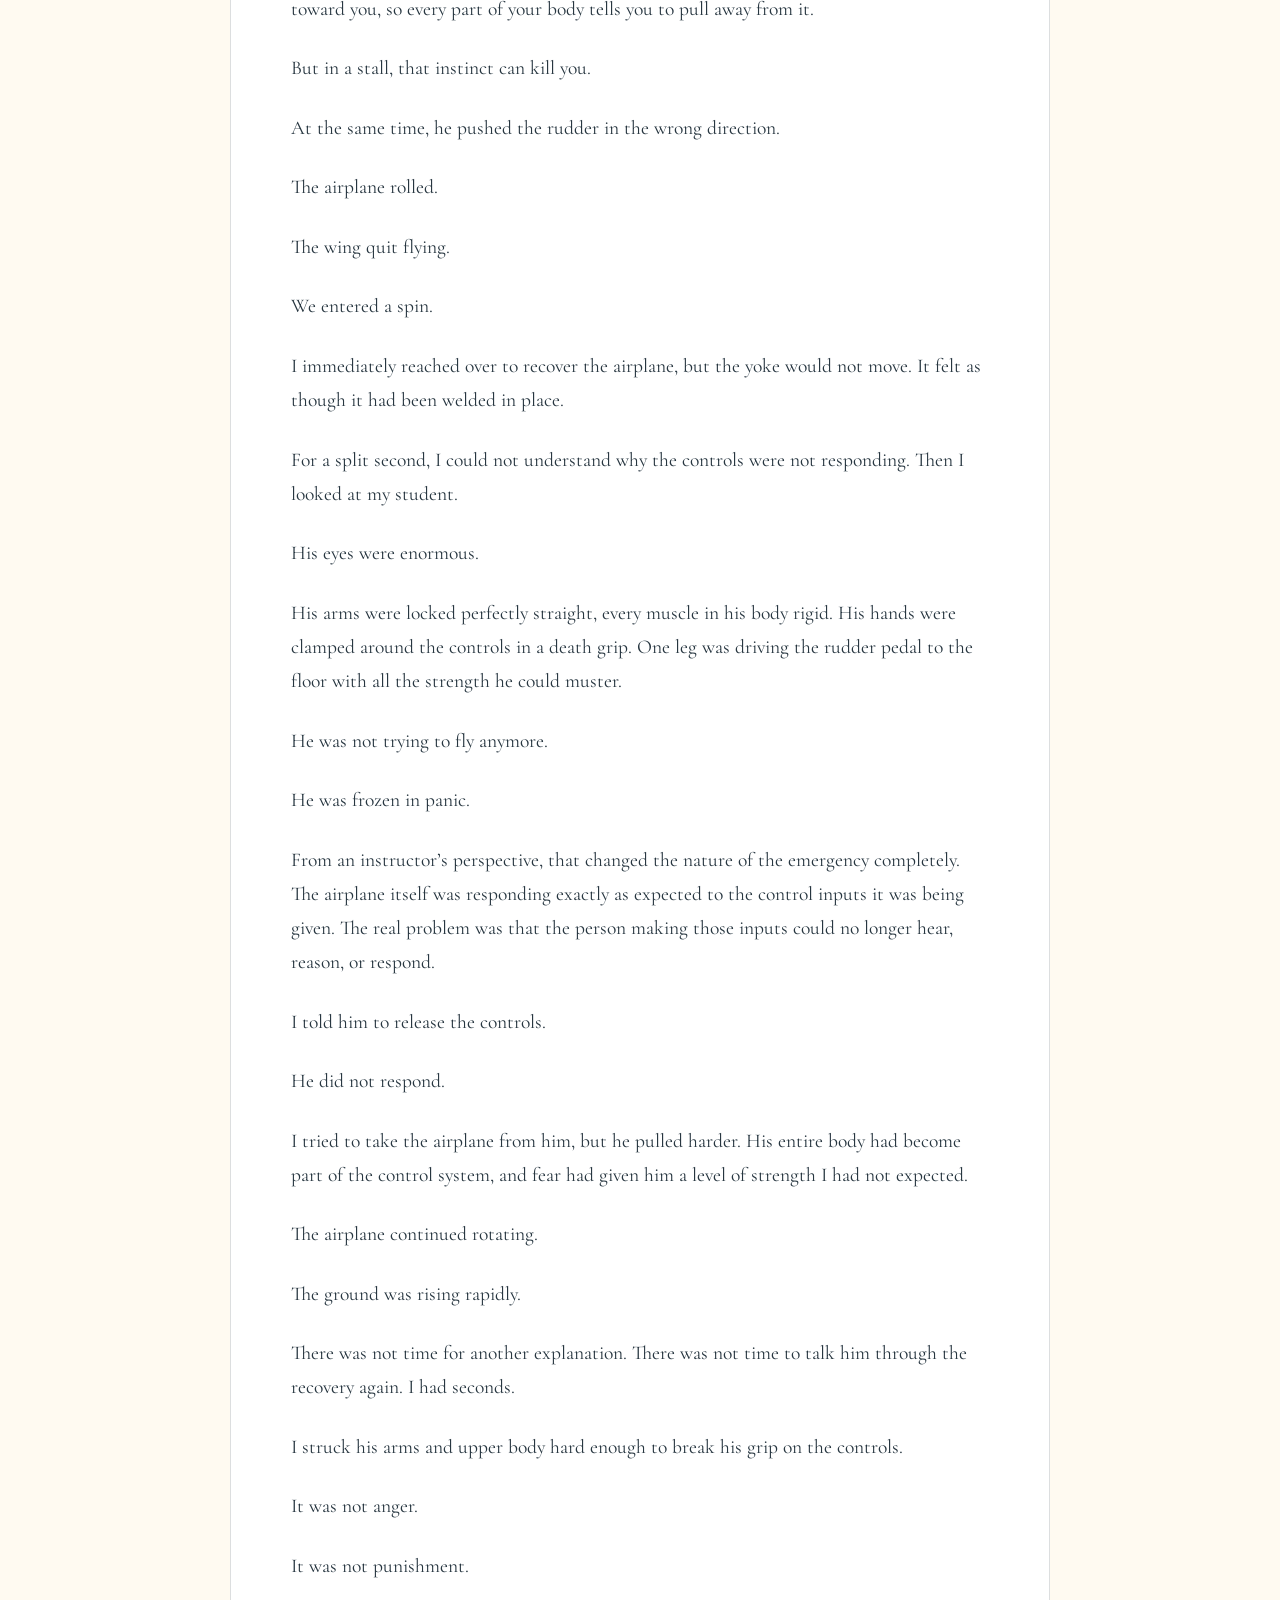
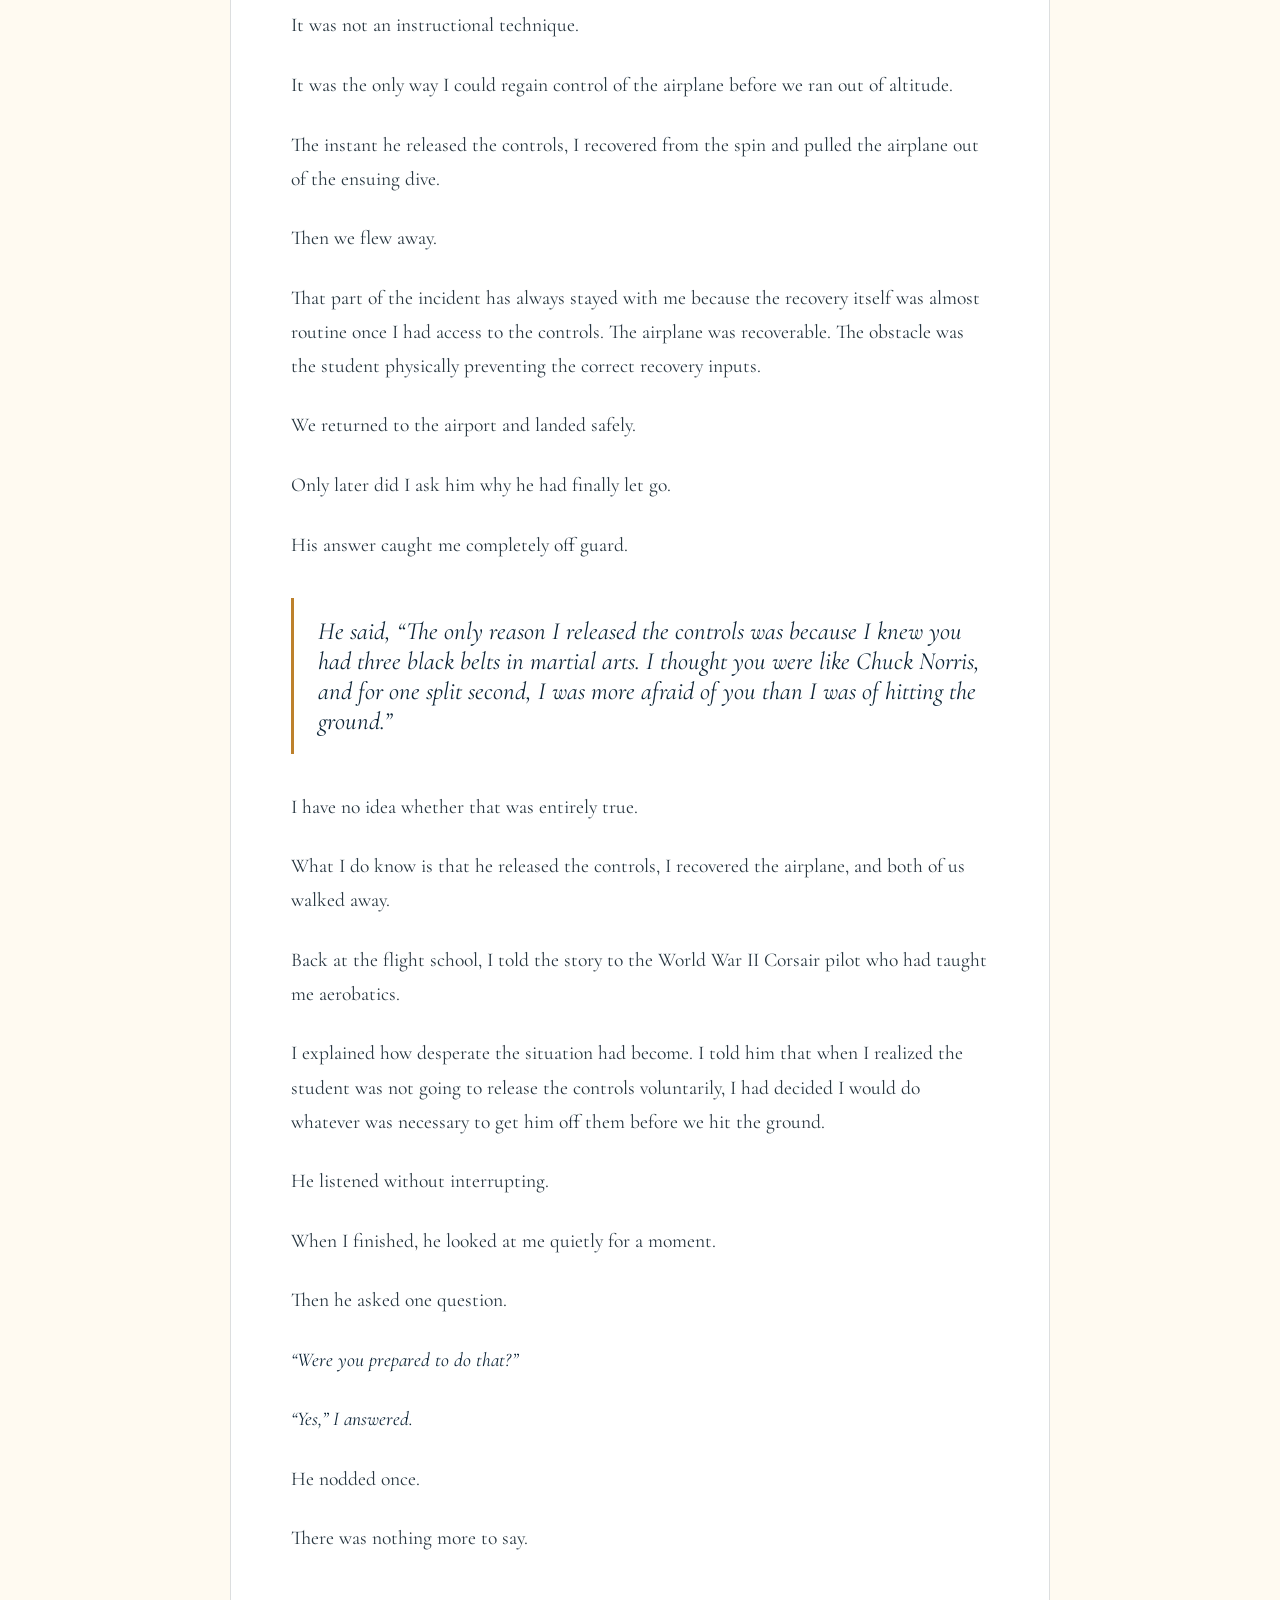
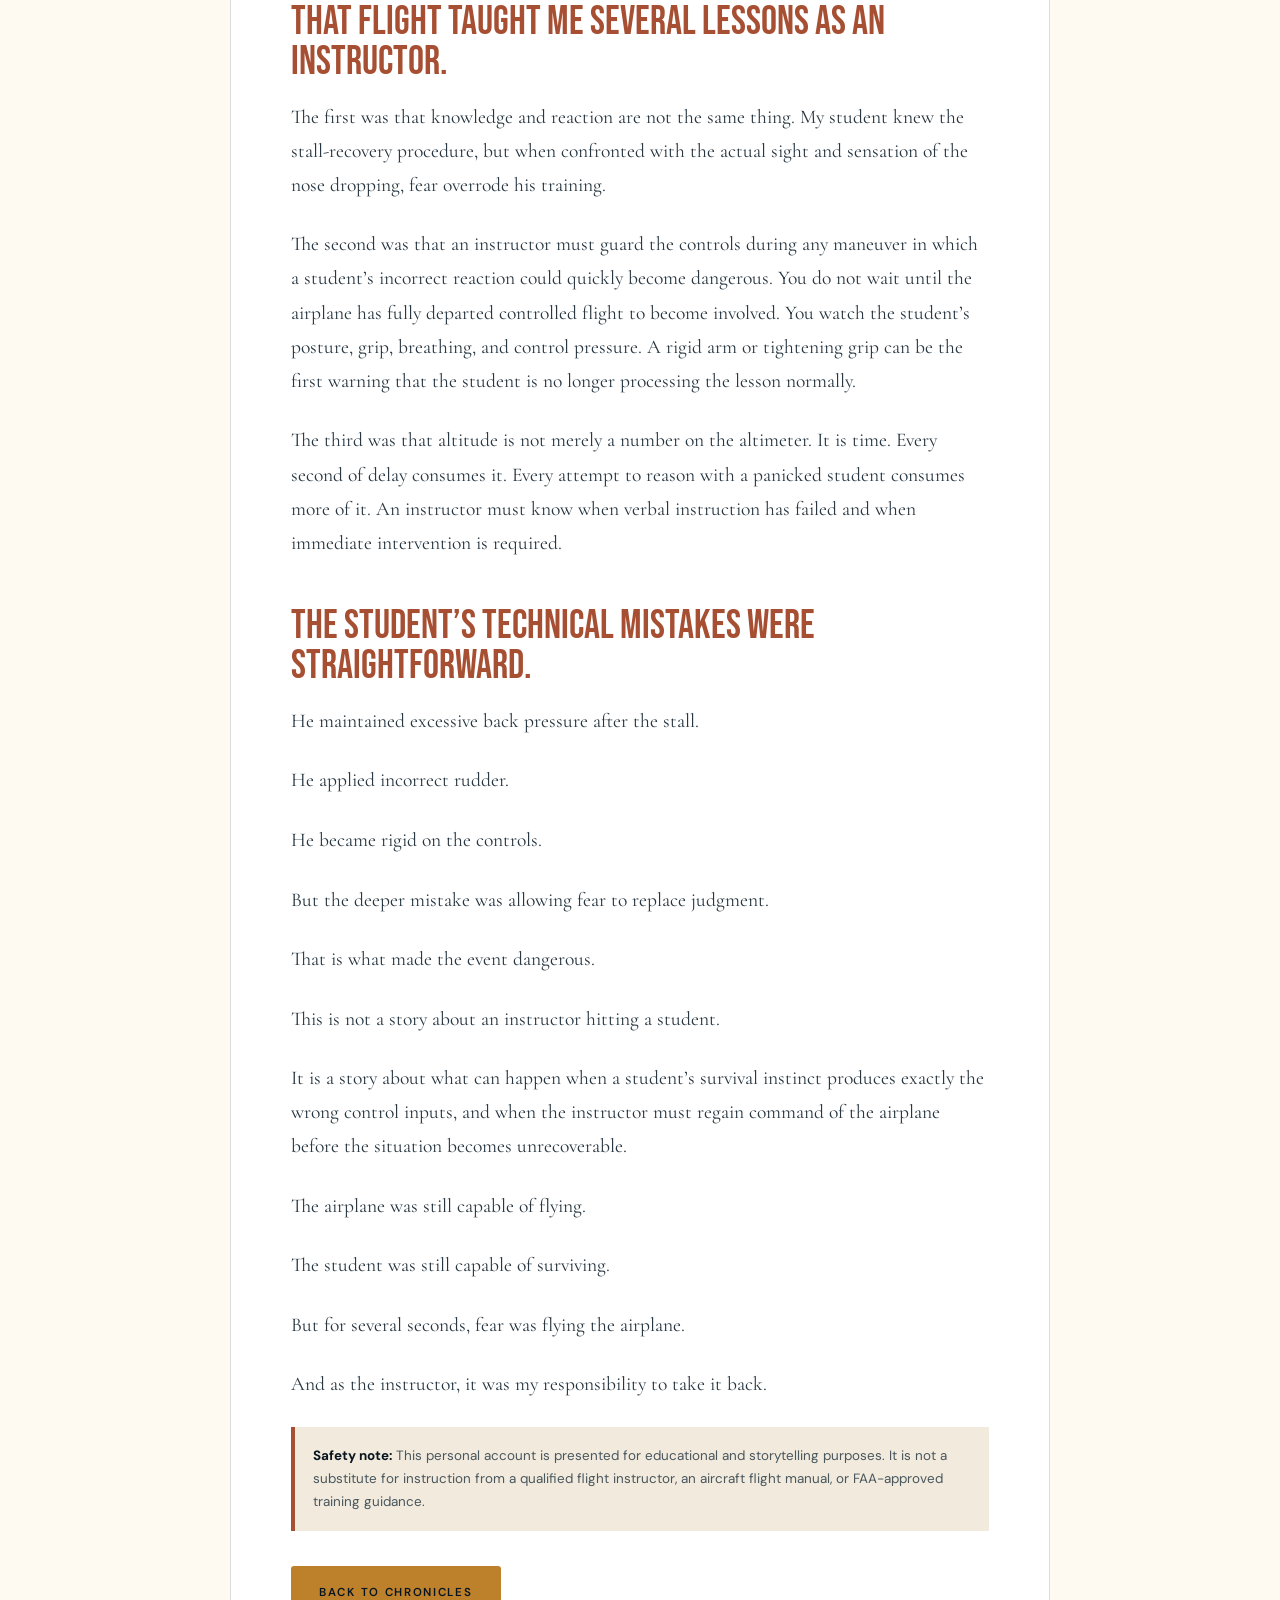
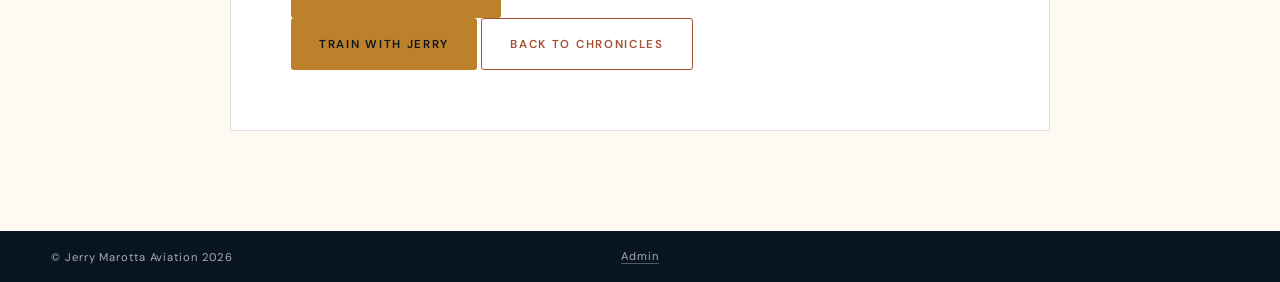
<file: chronicles/the-day-fear-took-the-controls/index.html>
<!DOCTYPE html>
<html lang="en">
<head>
<meta charset="UTF-8">
<meta name="viewport" content="width=device-width, initial-scale=1.0, viewport-fit=cover">
<meta name="theme-color" content="#081521">
<title>Jerry Marotta | Gold Seal Flight Instructor</title>
<meta name="description" content="Gold Seal flight instruction, instrument training, checkride preparation, and Flight Instructor's Chronicles from Jerry Marotta in Knoxville, Tennessee.">
<link rel="canonical" href="https://jerrymarottaaviation.com/">
<link rel="apple-touch-icon" sizes="180x180" href="/apple-touch-icon.png">
<link rel="icon" type="image/png" sizes="32x32" href="/favicon-32x32.png">
<link rel="icon" type="image/png" sizes="16x16" href="/favicon-16x16.png">
<link rel="icon" href="/favicon.ico">
<link rel="manifest" href="/site.webmanifest">
<link rel="preconnect" href="https://fonts.googleapis.com">
<link rel="preconnect" href="https://fonts.gstatic.com" crossorigin>
<link href="https://fonts.googleapis.com/css2?family=Bebas+Neue&family=Cormorant+Garamond:ital,wght@0,500;1,500&family=DM+Sans:wght@400;500;600&display=swap" rel="stylesheet">
<link rel="stylesheet" href="/css/styles.css">
</head>
<body>
<div class="site-shell">
  <nav class="desktop-nav">
    <a class="brand" href="/" aria-label="Jerry Marotta Aviation home">
      <img class="brand-mark" src="/images/winged-compass-logo.png" alt="Jerry Marotta Aviation winged compass">
      <span class="brand-wordmark" aria-hidden="true">Jerry Marotta Aviation</span>
    </a>
    <div class="desktop-links">
      <a class="nav-btn active" href="/">Home</a>
      <a class="nav-btn" href="/about/">About</a>
      <a class="nav-btn" href="/training/">Training</a>
      <a class="nav-btn" href="/chronicles/">Chronicles</a>
      <a class="nav-btn" href="/contact/">Contact</a>
      <a class="nav-book" href="/book/">Book a Lesson</a>
    </div>
  </nav>

  <div class="mobile-top">
    <a class="brand" href="/" aria-label="Jerry Marotta Aviation home">
      <img class="brand-mark" src="/images/winged-compass-logo.png" alt="Jerry Marotta Aviation winged compass">
      <span class="brand-wordmark" aria-hidden="true">Jerry Marotta Aviation</span>
    </a>
    <button class="mobile-more-btn" id="mobile-more-btn" type="button" aria-label="Open more options" aria-expanded="false">
      <svg viewBox="0 0 24 24" aria-hidden="true"><circle cx="5" cy="12" r="1.4" fill="currentColor"/><circle cx="12" cy="12" r="1.4" fill="currentColor"/><circle cx="19" cy="12" r="1.4" fill="currentColor"/></svg>
    </button>
  </div>
  <div class="reading-progress" id="reading-progress" aria-hidden="true"><span></span></div>

  <main>
    <section class="view" id="view-home">
      <div class="desktop-home-only">
        <div class="hero">
          <div class="hero-copy">
            <div class="eyebrow">Gold Seal CFII • Knoxville, Tennessee</div>
            <h1>Experience that builds <span>better pilots.</span></h1>
            <p class="hero-lede">Practical instruction, calm judgment, and real-world aviation lessons shaped by more than 8,500 flight hours.</p>
            <div class="hero-actions">
              <a class="btn btn-primary" href="/book/">Book a Lesson</a>
              <a class="btn btn-secondary" href="/training/">Explore Training</a>
            </div>
          </div>
          <div class="hero-visual" aria-label="Abstract aviation instrument graphic">
            <div class="horizon-line"></div>
            <div class="instrument-ring one"></div>
            <div class="instrument-ring two"></div>
            <div class="altimeter"></div>
            <div class="visual-caption"><small>Measured in experience</small><strong>35+ Years in Aviation</strong><p>Decades of practical judgment, calm instruction, and real-world experience.</p></div>
          </div>
        </div>
        <div class="credential-strip">
          <div class="credential-inner">
            <div class="credential"><strong>8,500+</strong><span>Flight Hours</span></div>
            <div class="credential"><strong>35+</strong><span>Years of Experience</span></div>
            <div class="credential"><strong>Gold Seal</strong><span>FAA Flight Instructor</span></div>
            <div class="credential"><strong>CFII</strong><span>Instrument Instruction</span></div>
          </div>
        </div>

        <section class="section training-preview">
          <div class="section-head">
            <div><div class="section-label">Training</div><h2>Focused instruction.<br>Clear outcomes.</h2></div>
            <p class="section-intro">Choose the type of training you need, then move directly into a focused booking experience.</p>
          </div>
          <div class="card-grid">
            <article class="card"><div class="card-index">01</div><h3>Flight Training</h3><p>One-on-one instruction built around the student’s current ability, goals, and aircraft.</p><a class="card-link" href="/training/">See training →</a></article>
            <article class="card"><div class="card-index">02</div><h3>Instrument Training</h3><p>Procedural discipline, decision-making, and confidence for real instrument conditions.</p><a class="card-link" href="/training/">See training →</a></article>
            <article class="card"><div class="card-index">03</div><h3>Checkride Prep</h3><p>Focused oral and flight preparation aligned with the practical test standards.</p><a class="card-link" href="/training/">See training →</a></article>
            <article class="card"><div class="card-index">04</div><h3>Ground Instruction</h3><p>Clear explanations that connect knowledge to what the airplane is actually doing.</p><a class="card-link" href="/training/">See training →</a></article>
          </div>
        </section>

        <section class="chronicle-feature">
          <div class="chronicle-cover">
            <div class="chronicle-kicker">Flight Instructor’s Chronicles</div>
            <h2>The Day Fear Took the Controls</h2>
            <div class="byline">A true story from the right seat, by Jerry Marotta</div>
          </div>
          <div class="chronicle-copy">
            <div class="section-label">Featured Chronicle</div>
            <h2 style="font-size:3.7rem;color:var(--ink)">Real stories.<br>Real lessons.</h2>
            <div class="meta"><span class="pill">Flight Safety</span><span class="pill">8 minute read</span><span class="pill">Instructor Perspective</span></div>
            <p>A routine stall lesson became a fight for control when a student’s fear overrode everything he knew on the ground. Jerry explains what happened, how the airplane was recovered, and what the flight permanently taught him as an instructor.</p>
            <div class="quote">“For several seconds, fear was flying the airplane. And as the instructor, it was my responsibility to take it back.”</div>
            <div><a class="btn btn-primary" href="/chronicles/the-day-fear-took-the-controls/">Read the Chronicle</a></div>
          </div>
        </section>

        <section class="section about-preview">
          <div class="about-photo-card">
            <img src="/images/jerry-with-plane.jpg" alt="Jerry Marotta with his Travel Air biplane">
          </div>
          <div class="about-copy-stack">
            <div class="about-panel">
              <div class="section-label" style="color:var(--gold-light)">About Jerry</div>
              <h3>Experience you can trust.</h3>
              <p>Jerry combines technical knowledge with decades of judgment, perspective, and an ability to identify what each student needs next.</p>
              <div style="margin-top:25px"><a class="btn btn-primary" href="/about/">Meet Jerry</a></div>
            </div>
            <div class="about-facts">
              <div class="fact"><strong>8,500+</strong><span>Flight Hours</span></div>
              <div class="fact"><strong>35+</strong><span>Years in Aviation</span></div>
              <div class="fact"><strong>Gold Seal</strong><span>FAA CFI</span></div>
              <div class="fact"><strong>East TN</strong><span>Training Area</span></div>
            </div>
          </div>
        </section>

        <section class="section reviews-section" aria-labelledby="reviews-heading">
          <div class="reviews-section-head">
            <div>
              <div class="section-label">Student Reviews</div>
              <h2 id="reviews-heading">Experiences from the right seat.</h2>
            </div>
          </div>

          <div class="review-system">
            <aside class="review-sidebar">
              <div class="review-summary-card">
                <div class="review-summary-label">Website reviews</div>
                <div class="review-score-row">
                  <strong class="review-average" data-review-average>5.0</strong>
                  <div>
                    <div class="review-stars" data-review-stars role="img" aria-label="5.0 out of 5 stars"><span class="review-stars-base">★★★★★</span><span class="review-stars-fill">★★★★★</span></div>
                    <div class="review-count" data-review-count>2 website reviews</div>
                  </div>
                </div>
                <p class="review-disclosure">Calculated from approved student reviews published on this website. Yelp remains a separate external rating.</p>
              </div>
              <div class="yelp-rating-card">
                <div class="yelp-rating-source"><strong>Yelp</strong><span>Live external rating</span></div>
                <div class="yelp-rating-row">
                  <strong class="yelp-live-score" data-yelp-live-rating>—</strong>
                  <div><div class="yelp-live-stars" data-yelp-live-stars role="img" aria-label="Yelp rating unavailable"><span class="yelp-live-stars-base">★★★★★</span><span class="yelp-live-stars-fill">★★★★★</span></div><div class="yelp-live-count" data-yelp-live-count>View Yelp for the current rating</div></div>
                </div>
                <div class="yelp-live-updated" data-yelp-live-updated>The public Yelp listing is always available below.</div>
                <a class="btn btn-copy" href="https://www.yelp.com/biz/jerry-marotta-alcoa" target="_blank" rel="noopener noreferrer">View Jerry on Yelp</a>
              </div>
            </aside>

            <div class="review-main">
              <div class="testimonial-grid" data-testimonial-list>
                <button class="testimonial-card" type="button" data-testimonial-id="tristan-m-student-since-2018" aria-label="Read the full review from Tristan M.">
                <div class="testimonial-stars" aria-label="5 out of 5 stars">★★★★★</div>
                <p class="testimonial-text">I met Jerry in 2018 while I was working on my private pilot certificate. The first time I saw him, he was sitting in the office playing guitar. Honestly, it made me a little nervous because he seemed so relaxed, and I wondered what kind of instructor he was going to be. Once we got into the airplane, I immediately understood. Playing guitar was simply how he relaxed before his next student arrived—and that student was me.…</p>
                <div class="testimonial-footer"><strong>Tristan M.</strong><span>Private Pilot · Instrument Student<br>Student since 2018</span></div>
              </button>
                <button class="testimonial-card" type="button" data-testimonial-id="dylan-b-instrument-student-2026" aria-label="Read the full review from Dylan B.">
                  <div class="testimonial-stars" aria-label="5 out of 5 stars">★★★★★</div>
                  <p class="testimonial-text">Jerry is an excellent instructor who emphasizes both safety and efficiency. Before training with him, I had two instructors who struggled with punctuality and communication. Jerry is always prepared, thorough, and every lesson has a clear purpose. He has a wealth of experience and tailors his instruction to each student's needs. I highly recommend him to anyone pursuing their private pilot certificate.</p>
                  <div class="testimonial-footer"><strong>Dylan B.</strong><span>Instrument Student</span></div>
                </button>
              </div>

              <section class="yelp-excerpts-section" aria-labelledby="desktop-yelp-excerpts-heading" hidden>
                <div class="yelp-excerpts-head">
                  <div>
                    <div class="section-label">From Yelp</div>
                    <h3 id="desktop-yelp-excerpts-heading">Recent Yelp excerpts</h3>
                  </div>
                  <p>Yelp provides a limited set of excerpts through its API. Website reviews above remain separate and are de-duplicated against these excerpts.</p>
                </div>
                <div class="yelp-excerpt-grid" data-yelp-excerpt-list="desktop">
                  <div class="yelp-excerpt-empty">Yelp excerpts will appear here after the Yelp API workflow runs and the connected plan allows review access.</div>
                </div>
              </section>


              <div class="yelp-external-note">
                <p><strong>Want to leave a review?</strong> Use Jerry’s Yelp listing. Website testimonials and Yelp reviews are kept separate so visitors always know where each rating comes from.</p>
                <div class="yelp-external-actions">
                  <a class="btn btn-copy" href="https://www.yelp.com/writeareview/biz/jerry-marotta-alcoa" target="_blank" rel="noopener noreferrer">Write on Yelp</a>
                  <a class="btn btn-copy" href="https://www.yelp.com/biz/jerry-marotta-alcoa" target="_blank" rel="noopener noreferrer">Read Yelp Reviews</a>
                </div>
              </div>
            </div>
          </div>
        </section>

        <section class="final-cta"><h2>Ready to become a better pilot?</h2><p>Use the focused booking page to request a session without making every visitor encounter a long form on the homepage.</p><a class="btn" style="background:white;color:var(--rust)" href="/book/">Request a Session</a></section>
      </div>

      <div class="mobile-home-only mobile-home">
        <section class="mobile-hero">
          <div class="eyebrow">Gold Seal CFII • Knoxville</div>
          <h1>Jerry<br><span style="color:var(--gold-light)">Marotta</span></h1>
          <p>Practical instruction and real-world aviation judgment shaped by more than 8,500 flight hours.</p>
          <div class="mobile-proof" aria-label="Jerry's qualifications">
            <span>Gold Seal CFI</span>
            <span>CFII</span>
            <span>8,500+ Hours</span>
          </div>
          <div class="mobile-actions">
            <a class="btn btn-primary" href="/book/">Book a Lesson</a>
            <a class="btn btn-secondary" href="/chronicles/">Stories</a>
          </div>
        </section>

        <section class="mobile-service-section">
          <div class="mobile-section-head">
            <div class="section-label">Training</div>
            <h2>Choose your next objective.</h2>
          </div>
          <div class="mobile-service-rail" aria-label="Training options">
            <a class="mobile-service-card" href="/training/">
              <small>Primary</small>
              <h3>Flight Training</h3>
              <p>Structured instruction with clear objectives, direct feedback, and lessons built around your pace.</p>
              <span class="rail-link">Explore training →</span>
            </a>
            <a class="mobile-service-card" href="/training/">
              <small>Instrument</small>
              <h3>CFII Training</h3>
              <p>Procedures, scan discipline, workload management, and sound decision-making for instrument flying.</p>
              <span class="rail-link">Explore training →</span>
            </a>
            <a class="mobile-service-card" href="/training/">
              <small>Practical Test</small>
              <h3>Checkride Prep</h3>
              <p>Focused oral and flight preparation based on the standards and the areas that need attention.</p>
              <span class="rail-link">Explore training →</span>
            </a>
            <a class="mobile-service-card" href="/training/">
              <small>Knowledge</small>
              <h3>Ground Instruction</h3>
              <p>Clear explanations that connect weather, systems, regulations, and aerodynamics to real flying.</p>
              <span class="rail-link">Explore training →</span>
            </a>
          </div>
          <div class="rail-hint">Swipe to compare training options.</div>
        </section>

        <section class="mobile-block">
          <div class="section-label">Featured Chronicle</div>
          <h2>Lessons that stay with you.</h2>
          <article class="mobile-story">
            <small>Flight Safety • 8 min read</small>
            <h3>The Day Fear Took the Controls</h3>
            <p>A stall lesson, a student frozen in panic, and the moment an instructor had to take command back.</p>
            <a class="btn btn-primary" href="/chronicles/the-day-fear-took-the-controls/">Read the Story</a>
          </article>
        </section>

        <section class="mobile-block alt">
          <div class="section-label">At a Glance</div>
          <h2>Experience that matters.</h2>
          <div class="mobile-credentials">
            <div class="mobile-credential"><strong>8,500+</strong><span>Flight Hours</span></div>
            <div class="mobile-credential"><strong>35+</strong><span>Years Aviation</span></div>
            <div class="mobile-credential"><strong>Gold Seal</strong><span>FAA Instructor</span></div>
            <div class="mobile-credential"><strong>CFII</strong><span>Instrument</span></div>
          </div>
        </section>

        <section class="mobile-review-section" aria-labelledby="mobile-reviews-heading">
          <div class="section-label">Student Reviews</div>
          <h2 id="mobile-reviews-heading">Experiences from the right seat.</h2>

          <div class="mobile-review-summary">
            <div class="review-summary-label">Website reviews</div>
            <div class="review-score-row">
              <strong class="review-average" data-review-average>5.0</strong>
              <div>
                <div class="review-stars" data-review-stars role="img" aria-label="5.0 out of 5 stars">
                  <span class="review-stars-base">★★★★★</span>
                  <span class="review-stars-fill">★★★★★</span>
                </div>
                <div class="review-count" data-review-count>2 website reviews</div>
              </div>
            </div>
            <p class="review-disclosure">Website reviews are approved before publication. Yelp maintains its own separate rating.</p>
            <div class="review-summary-actions">
              <a class="btn btn-secondary" href="https://www.yelp.com/biz/jerry-marotta-alcoa" target="_blank" rel="noopener noreferrer">Read Reviews on Yelp</a>
            </div>
          </div>

          <div class="mobile-yelp-live">
            <div class="yelp-rating-source"><strong>Yelp</strong><span>Live external rating</span></div>
            <div class="yelp-rating-row"><strong class="yelp-live-score" data-yelp-live-rating>—</strong><div><div class="yelp-live-stars" data-yelp-live-stars role="img" aria-label="Yelp rating unavailable"><span class="yelp-live-stars-base">★★★★★</span><span class="yelp-live-stars-fill">★★★★★</span></div><div class="yelp-live-count" data-yelp-live-count>View Yelp for the current rating</div></div></div>
            <div class="yelp-live-updated" data-yelp-live-updated>The public Yelp listing is always available below.</div>
            <a class="btn btn-copy" href="https://www.yelp.com/biz/jerry-marotta-alcoa" target="_blank" rel="noopener noreferrer">View Yelp Rating</a>
          </div>

          <section class="mobile-yelp-excerpts" aria-labelledby="mobile-yelp-excerpts-heading" hidden>
            <div class="yelp-excerpts-head">
              <div class="section-label">From Yelp</div>
              <h3 id="mobile-yelp-excerpts-heading">Recent Yelp excerpts</h3>
              <p>Shown only when Yelp makes excerpts available through the connected API plan.</p>
            </div>
            <div class="yelp-excerpt-grid" data-yelp-excerpt-list="mobile">
              <div class="yelp-excerpt-empty">Yelp excerpts will appear here after synchronization.</div>
            </div>
          </section>

          <div class="mobile-testimonial-list" data-testimonial-list>
            <button class="testimonial-card" type="button" data-testimonial-id="tristan-m-student-since-2018" aria-label="Read the full review from Tristan M.">
                <div class="testimonial-stars" aria-label="5 out of 5 stars">★★★★★</div>
                <p class="testimonial-text">I met Jerry in 2018 while I was working on my private pilot certificate. The first time I saw him, he was sitting in the office playing guitar. Honestly, it made me a little nervous because he seemed so relaxed, and I wondered what kind of instructor he was going to be. Once we got into the airplane, I immediately understood. Playing guitar was simply how he relaxed before his next student arrived—and that student was me.…</p>
                <div class="testimonial-footer"><strong>Tristan M.</strong><span>Private Pilot · Instrument Student<br>Student since 2018</span></div>
              </button>
              <button class="testimonial-card" type="button" data-testimonial-id="dylan-b-instrument-student-2026" aria-label="Read the full review from Dylan B.">
                <div class="testimonial-stars" aria-label="5 out of 5 stars">★★★★★</div>
                <p class="testimonial-text">Jerry is an excellent instructor who emphasizes both safety and efficiency. Before training with him, I had two instructors who struggled with punctuality and communication. Jerry is always prepared, thorough, and every lesson has a clear purpose. He has a wealth of experience and tailors his instruction to each student's needs. I highly recommend him to anyone pursuing their private pilot certificate.</p>
                <div class="testimonial-footer"><strong>Dylan B.</strong><span>Instrument Student</span></div>
              </button>
          </div>


          <div class="mobile-review-yelp">
            <p><strong>Want to leave a review?</strong> Use Jerry’s Yelp listing. Yelp ratings are not combined with the website average.</p>
            <div class="mobile-review-yelp-actions">
              <a class="btn btn-copy" href="https://www.yelp.com/writeareview/biz/jerry-marotta-alcoa" target="_blank" rel="noopener noreferrer">Write on Yelp</a>
              <a class="btn btn-copy" href="https://www.yelp.com/biz/jerry-marotta-alcoa" target="_blank" rel="noopener noreferrer">Read Yelp</a>
            </div>
          </div>
        </section>

        <section class="mobile-cta">
          <h3>Ready to train?</h3>
          <p>Complete a short request. On mobile, the site opens your native Messages app with everything ready to send.</p>
          <a class="btn" style="background:white;color:var(--rust)" href="/book/">Request a Session</a>
        </section>
      </div>
    </section>

    <section class="view" id="view-about">
      <div class="about-page-hero">
        <div class="about-page-copy">
          <div class="section-label">About Jerry — In His Own Words</div>
          <h1>I don’t just teach people to fly. I teach them to think.</h1>
          <div class="about-page-subline">From teaching martial arts and restoring muscle cars to creating aviators.</div>

          <p>I have spent more than 35 years in aviation and logged more than 8,500 flight hours, but the part of this work that has meant the most to me has always been teaching.</p>

          <p>Long before I became a flight instructor, I taught martial arts. I enjoyed helping students develop discipline, work through frustration, and grow into something they did not yet believe they could become. Later, after earning my commercial pilot certificate, I became friends with an Air Force colonel who was also a flight instructor. Flying with him convinced me that the same things I valued in teaching martial arts belonged in aviation.</p>

          <blockquote class="about-page-hero-quote">“I switched from restoring muscle cars to creating aviators.”</blockquote>

          <div class="about-page-signature">Jerry Marotta</div>
          <div class="about-page-role">FAA Gold Seal Flight Instructor · CFII</div>
        </div>

        <div class="about-page-photo">
          <img src="/images/jerry-with-plane.jpg" alt="Jerry Marotta standing beside his red Travel Air biplane" loading="lazy" decoding="async">
        </div>
      </div>

      <div class="about-page-stats">
        <div class="about-page-stat"><strong>8,500+</strong><span>Flight Hours</span></div>
        <div class="about-page-stat"><strong>35+</strong><span>Years in Aviation</span></div>
        <div class="about-page-stat"><strong>Gold Seal</strong><span>FAA Flight Instructor</span></div>
        <div class="about-page-stat"><strong>CFII</strong><span>Instrument Instructor</span></div>
      </div>

      <div class="about-story-wrap">
        <div class="about-story-grid">
          <article class="about-story-card">
            <div class="section-label">Why I Became an Instructor</div>
            <h2>Teaching was already part of who I was.</h2>

            <p>When I began flying with that Air Force colonel, I had recently reached the commercial-pilot level. He was an instructor as well as a military aviator, and the time I spent flying with him changed the direction of my career. He showed me that instructing was not simply demonstrating maneuvers. It was helping another person develop judgment, discipline, and confidence.</p>

            <p>I decided to pursue my flight-instructor certificate. Once I began instructing, I liked it so much that I changed careers. I moved away from restoring muscle cars and committed myself to developing pilots.</p>

            <blockquote class="about-story-pullquote">The machine still matters—but now the real work is helping the person in the other seat grow.</blockquote>
          </article>

          <article class="about-story-card dark">
            <div class="section-label" style="color:var(--gold-light)">How I Teach</div>
            <h2>Safety first. Then make it enjoyable.</h2>

            <p>I do not believe every student should be taught in exactly the same way. When someone is struggling, my responsibility is to recognize where the understanding broke down and change the lesson until the idea makes sense.</p>

            <ul class="about-philosophy-list">
              <li>I explain why a lesson matters and how it applies outside the training environment.</li>
              <li>I want pilots to ask questions instead of pretending they understand.</li>
              <li>I teach students to pause, evaluate the risk, and think before committing to a flight.</li>
              <li>I give honest feedback without taking the enjoyment out of aviation.</li>
            </ul>
          </article>

          <article class="about-story-card wide">
            <div class="section-label">What the Gold Seal Means to Me</div>
            <h2>A title tied directly to student success.</h2>

            <p>Right after I started flight instructing, I learned about the FAA Gold Seal standard. That caught my attention because it was not simply another written test or another line on a certificate. The recognition was connected to a high level of instructional activity, deeper ground-instructor qualifications, and the actual performance of the students an instructor prepared.</p>

            <p>I decided to make the Gold Seal one of my first major goals. I expanded my instrument knowledge, added an instrument ground-instructor certificate, and worked under the pressure of preparing a large group of students for their practical tests. I reached the Gold Seal standard during my first year as a new instructor, and I was extremely proud of it.</p>

            <ul class="about-gold-standard" aria-label="FAA Gold Seal qualification standards">
              <li><strong>Advanced credentials</strong>A commercial pilot certificate with an instrument rating—or an airline transport pilot certificate.</li>
              <li><strong>Ground instruction</strong>An advanced or instrument ground-instructor rating.</li>
              <li><strong>Student results</strong>At least 10 applicants recommended within 24 calendar months, with at least 80 percent passing on their first attempt, or qualifying equivalent examiner activity.</li>
            </ul>

            <p>To me, the seal represents responsibility. When I recommend someone for a practical test, I am placing my name behind that pilot’s preparation. Passing matters, but building a pilot who can think and make safe decisions after the checkride matters even more.</p>

            <div class="about-faa-note">
              <span>Formal qualification summary based on the FAA’s current Gold Seal guidance.</span>
              <a href="https://www.faa.gov/documentLibrary/media/Advisory_Circular/AC_61-65K.pdf" target="_blank" rel="noopener noreferrer">View FAA AC 61-65K</a>
            </div>
          </article>

          <article class="about-story-card wide">
            <div class="section-label">The Students Behind the Seal</div>
            <h2>The lessons went both directions.</h2>

            <div class="about-nobu-story">
              <div>
                <p>Many of the students I trained during that first year came from Japan. The language barrier could make instruction challenging, but those students brought an extraordinary amount of dedication, gratitude, and hard work. Teaching them forced me to become a clearer and more adaptable instructor.</p>

                <p>One student, Nobu, surprised me during our first cross-country lesson. His navigation was so strong that I briefly wondered whether the FAA had sent someone to evaluate me. I later learned that he had retired from the Japanese military after serving as a navigator aboard a P-3 Orion maritime patrol aircraft.</p>

                <p>As Christmas approached, Nobu was running out of time to complete his training before returning to Japan. I told him we would stay as late as necessary, and we studied for his oral examination until midnight. He completed the process and returned home as a pilot.</p>

                <p>Later, he sent me a photograph of himself with his family while wearing his military uniform, medals, and decorations. I wish I still knew where that photograph was, but I have never forgotten what it represented.</p>
              </div>

              <aside class="about-nobu-aside">
                <strong>Why that moment stayed with me</strong>
                <p>A certificate is a piece of paper. What matters is seeing a student return home carrying a new ability, a new confidence, and something they worked hard to earn.</p>
              </aside>
            </div>
          </article>

          <section class="about-page-cta">
            <div>
              <h2>Tell me where you are in your flying.</h2>
              <p>Whether you are beginning, returning after time away, preparing for a checkride, or moving into instrument flying, I will build the instruction around the pilot you are today and the pilot you are working to become.</p>
            </div>
            <a class="btn" href="/book/">Book a Lesson</a>
          </section>
        </div>
      </div>
    </section>

    <section class="view" id="view-training">
      <header class="page-hero">
        <div class="section-label">Training</div>
        <h1>Instruction built around the pilot.</h1>
        <p>Jerry’s approach starts with safety, keeps flying enjoyable, and adapts the training plan when a pilot needs a different explanation or method for something to finally click.</p>
      </header>

      <div class="page-content">
        <div class="training-list desktop-training-list">
          <article class="training-item">
            <div class="num">01</div>
            <div class="training-item-copy">
              <h3>Primary &amp; Proficiency Flight Training</h3>
              <div class="training-item-meta">
                <span>Safety First</span>
                <span>Discovery to Advanced</span>
                <span>Your Aircraft or Rental</span>
              </div>
              <p>Flight training is for anyone who wants to become safer, sharper, and more comfortable in the airplane. Jerry works with first-time students, private pilots returning after time away, and experienced or commercial pilots who want to rebuild proficiency in aircraft such as the Cessna 172.</p>
              <ul class="training-item-list">
                <li>Discovery flights and first lessons for new students</li>
                <li>Private-pilot training and maneuver proficiency</li>
                <li>Rusty-pilot refreshers and return-to-flying sessions</li>
                <li>Confidence, aircraft control, judgment, and safe decision-making</li>
              </ul>
              <div class="training-item-action">
                <button class="btn btn-primary training-request" data-training-value="Flight Training Lesson">Request Flight Training</button>
              </div>
            </div>
          </article>

          <article class="training-item">
            <div class="num">02</div>
            <div class="training-item-copy">
              <h3>Instrument Training &amp; IPCs</h3>
              <div class="training-item-meta">
                <span>Full Rating</span>
                <span>Instrument Proficiency Check</span>
                <span>Step-by-Step</span>
              </div>
              <p>Instrument flying can feel like learning a new language. Jerry starts slowly and builds understanding in manageable pieces, especially when pilots are making the transition from colorful VFR charts to dense IFR plates, procedures, symbols, and new cockpit workload.</p>
              <ul class="training-item-list">
                <li>Full instrument-rating instruction</li>
                <li>Instrument Proficiency Checks for rated pilots</li>
                <li>Approach procedures, clearances, charts, and cockpit organization</li>
                <li>Workload management and staying ahead of the airplane</li>
              </ul>
              <div class="training-item-action">
                <button class="btn btn-primary training-request" data-training-value="Instrument Training">Request Instrument Training</button>
              </div>
            </div>
          </article>

          <article class="training-item">
            <div class="num">03</div>
            <div class="training-item-copy">
              <h3>Checkride Preparation</h3>
              <div class="training-item-meta">
                <span>Mock Oral</span>
                <span>Mock Flight</span>
                <span>Review &amp; Polish</span>
              </div>
              <p>Jerry can run a complete mock checkride or focus on the areas that need final review. The goal is not simply memorizing enough to pass. It is identifying weak areas, understanding the standards, and entering the practical test able to explain decisions and fly with confidence.</p>
              <ul class="training-item-list">
                <li>Mock oral examinations and scenario-based questions</li>
                <li>Mock flight portions and maneuver evaluation</li>
                <li>Technical review, knowledge-gap identification, and final polish</li>
                <li>Preparation tailored to the certificate or rating being pursued</li>
              </ul>
              <div class="training-item-action">
                <button class="btn btn-primary training-request" data-training-value="Checkride Preparation">Request Checkride Prep</button>
              </div>
            </div>
          </article>

          <article class="training-item">
            <div class="num">04</div>
            <div class="training-item-copy">
              <h3>In-Person Ground Instruction</h3>
              <div class="training-item-meta">
                <span>One-on-One</span>
                <span>In Person</span>
                <span>Built Around You</span>
              </div>
              <p>Jerry teaches the full range of ground topics and changes his explanation when the first method does not connect. Instead of pushing ahead while a student is lost, he identifies where the understanding breaks down and approaches the subject from another direction.</p>
              <ul class="training-item-list">
                <li>Aerodynamics, weather, navigation, systems, and regulations</li>
                <li>Instrument charts, procedures, and oral-exam preparation</li>
                <li>Dedicated ground sessions or ground instruction paired with flying</li>
                <li>Currently offered in person; virtual instruction may be added later</li>
              </ul>
              <div class="training-item-action">
                <button class="btn btn-primary training-request" data-training-value="Ground School Session">Request Ground Instruction</button>
              </div>
            </div>
          </article>

          <aside class="training-location-note">
            <div>
              <h3>Jerry meets the pilot and the airplane.</h3>
              <p>As an independent instructor, Jerry can meet pilots who own an aircraft or who have arranged a rental. Training is conducted in the aircraft being flown, subject to its condition, documentation, insurance requirements, and Jerry’s familiarity and comfort with the aircraft.</p>
              <p style="margin-top:9px"><strong>Common East Tennessee meeting areas include:</strong></p>
            </div>
            <div class="training-location-airports" aria-label="Common training airports">
              <span>TYS</span>
              <span>DKX</span>
              <span>GKT</span>
              <span>MMI</span>
              <span>MOR</span>
              <span>RZR</span>
              <span>By Arrangement</span>
            </div>
          </aside>
        </div>

        <div class="mobile-training-list">
          <details class="mobile-training-card">
            <summary>
              <span class="mobile-training-number">01</span>
              <span class="mobile-training-title"><strong>Primary &amp; Proficiency</strong><span>Discovery flights through rusty-pilot refreshers</span></span>
              <span class="mobile-training-chevron">＋</span>
            </summary>
            <div class="mobile-training-detail">
              <p>Jerry works with brand-new students, private pilots returning after time away, and experienced pilots who want to rebuild confidence or proficiency in an aircraft such as the Cessna 172.</p>
              <div class="training-focus">
                <strong>Jerry’s priority</strong>
                <span>Safety comes first. The second priority is keeping flying enjoyable so the pilot stays engaged and continues learning.</span>
              </div>
              <ul>
                <li>Discovery flights and first lessons</li>
                <li>Private-pilot training and maneuver practice</li>
                <li>Rusty-pilot and return-to-flying sessions</li>
                <li>Training in the pilot’s owned or rented aircraft</li>
              </ul>
              <button class="btn btn-primary training-request" data-training-value="Flight Training Lesson">Request This Training</button>
            </div>
          </details>

          <details class="mobile-training-card">
            <summary>
              <span class="mobile-training-number">02</span>
              <span class="mobile-training-title"><strong>Instrument Training</strong><span>Full ratings and Instrument Proficiency Checks</span></span>
              <span class="mobile-training-chevron">＋</span>
            </summary>
            <div class="mobile-training-detail">
              <p>Jerry slows the transition from VFR to IFR down into manageable steps. Charts, procedures, symbols, approaches, and cockpit workload are introduced without burying the pilot in everything at once.</p>
              <div class="training-focus">
                <strong>How he teaches it</strong>
                <span>Start with the foundation, make sure it is understood, then add complexity as the pilot becomes ready for it.</span>
              </div>
              <ul>
                <li>Full instrument-rating instruction</li>
                <li>Instrument Proficiency Checks</li>
                <li>Approach charts, clearances, and procedures</li>
                <li>Workload management and staying ahead of the airplane</li>
              </ul>
              <button class="btn btn-primary training-request" data-training-value="Instrument Training">Request This Training</button>
            </div>
          </details>

          <details class="mobile-training-card">
            <summary>
              <span class="mobile-training-number">03</span>
              <span class="mobile-training-title"><strong>Checkride Preparation</strong><span>Mock checkrides, review, and final polish</span></span>
              <span class="mobile-training-chevron">＋</span>
            </summary>
            <div class="mobile-training-detail">
              <p>Preparation can be as complete as a mock oral and mock flight, or as focused as reviewing technical weak points and polishing the areas that need attention before the practical test.</p>
              <div class="training-focus">
                <strong>What the session targets</strong>
                <span>Knowledge, judgment, communication, maneuver standards, and the pilot’s ability to remain composed while being evaluated.</span>
              </div>
              <ul>
                <li>Mock oral examinations</li>
                <li>Mock flight portions</li>
                <li>Scenario-based questions and technical review</li>
                <li>Final review and confidence-building</li>
              </ul>
              <button class="btn btn-primary training-request" data-training-value="Checkride Preparation">Request This Training</button>
            </div>
          </details>

          <details class="mobile-training-card">
            <summary>
              <span class="mobile-training-number">04</span>
              <span class="mobile-training-title"><strong>Ground Instruction</strong><span>In-person, one-on-one knowledge development</span></span>
              <span class="mobile-training-chevron">＋</span>
            </summary>
            <div class="mobile-training-detail">
              <p>Jerry can cover the full range of ground topics. When a student is struggling, he changes the explanation and the training plan instead of repeating the same method and hoping it eventually works.</p>
              <div class="training-focus">
                <strong>Built around the student</strong>
                <span>The goal is to identify exactly where the concept stopped making sense and approach it in a way that helps it finally click.</span>
              </div>
              <ul>
                <li>Aerodynamics, weather, systems, navigation, and regulations</li>
                <li>Instrument procedures and chart interpretation</li>
                <li>Oral-exam and knowledge-test preparation</li>
                <li>Currently offered in person</li>
              </ul>
              <button class="btn btn-primary training-request" data-training-value="Ground School Session">Request This Training</button>
            </div>
          </details>

          <aside class="mobile-training-note">
            <strong>Meet Jerry at the airplane.</strong>
            <p>Jerry can instruct in a pilot’s owned or rented aircraft and regularly meets students around East Tennessee, including TYS, DKX, GKT, MMI, MOR, and RZR. Other airports may be arranged directly with him.</p>
          </aside>
        </div>
      </div>
    </section>

    <section class="view" id="view-chronicles">
      <header class="chronicles-banner">
        <img src="/images/Chronicles.png" alt="The Instructor's Chronicles — True Stories from the Right Seat, by Jerry Marotta">
      </header>
      <div class="page-content"><div class="chronicles-grid">
        <article class="story-card"><div class="story-card-cover"><small>Flight Safety • Featured Chronicle</small><h2>The Day Fear Took the Controls</h2></div><div class="story-card-body"><p>A student knew the recovery procedure in the classroom. In the airplane, fear took over. Jerry recounts the spin, the struggle for the controls, and the lessons he carried into every flight afterward.</p><div style="margin-top:22px"><a class="btn btn-primary" href="/chronicles/the-day-fear-took-the-controls/">Read the Story</a></div></div></article>
        <aside class="sidebar"><h3>Built to grow.</h3><p>This archive begins with Jerry’s first published Chronicle. New stories can be added here as he shares them, while the homepage continues to feature only the latest work.</p></aside>
      </div></div>
    </section>

    <section class="view active" id="view-article">
      <div class="article-mobile-bar">
        <a type="button" href="/chronicles/">← Chronicles</a>
        <span>8 minute read</span>
      </div>
      <header class="page-hero"><div class="section-label">Flight Instructor’s Chronicles</div><h1>The Day Fear Took the Controls</h1><p>A true account of fear, instinct, control, and the responsibilities carried by the instructor in the right seat.</p></header>
      <div class="page-content"><article class="article">
        <div class="article-kicker">By Jerry Marotta • Flight Safety • Instructor Perspective</div>
        <h1>The Day Fear Took the Controls</h1>
        <div class="article-deck">Everything happened in seconds.</div>
        <p>Everything happened in seconds.</p>
        <p>I was flying with a student, working on stalls. We had covered the procedure before the flight. He knew what the airplane was expected to do, what the stall would feel like, and how he was supposed to recover.</p>
        <p>At least, he knew it in the classroom.</p>
        <p>That is one of the first things instructors learn. A student can explain a maneuver perfectly while sitting safely on the ground and still react very differently when the nose suddenly drops below the horizon.</p>
        <p>As the stall broke, the nose naturally dropped.</p>
        <p>That sight terrified him.</p>
        <p>Instead of relaxing the back pressure as we had practiced, he pulled back on the controls with every ounce of strength he had.</p>
        <p>That was the first mistake.</p>
        <p>When an airplane stalls, the wing has exceeded its critical angle of attack. Pulling farther back does not keep the airplane from descending. It increases the angle of attack and keeps the wing stalled. The instinct is understandable. The ground appears to be rising toward you, so every part of your body tells you to pull away from it.</p>
        <p>But in a stall, that instinct can kill you.</p>
        <p>At the same time, he pushed the rudder in the wrong direction.</p>
        <p>The airplane rolled.</p>
        <p>The wing quit flying.</p>
        <p>We entered a spin.</p>
        <p>I immediately reached over to recover the airplane, but the yoke would not move. It felt as though it had been welded in place.</p>
        <p>For a split second, I could not understand why the controls were not responding. Then I looked at my student.</p>
        <p>His eyes were enormous.</p>
        <p>His arms were locked perfectly straight, every muscle in his body rigid. His hands were clamped around the controls in a death grip. One leg was driving the rudder pedal to the floor with all the strength he could muster.</p>
        <p>He was not trying to fly anymore.</p>
        <p>He was frozen in panic.</p>
        <p>From an instructor’s perspective, that changed the nature of the emergency completely. The airplane itself was responding exactly as expected to the control inputs it was being given. The real problem was that the person making those inputs could no longer hear, reason, or respond.</p>
        <p>I told him to release the controls.</p>
        <p>He did not respond.</p>
        <p>I tried to take the airplane from him, but he pulled harder. His entire body had become part of the control system, and fear had given him a level of strength I had not expected.</p>
        <p>The airplane continued rotating.</p>
        <p>The ground was rising rapidly.</p>
        <p>There was not time for another explanation. There was not time to talk him through the recovery again. I had seconds.</p>
        <p>I struck his arms and upper body hard enough to break his grip on the controls.</p>
        <p>It was not anger.</p>
        <p>It was not punishment.</p>
        <p>It was not an instructional technique.</p>
        <p>It was the only way I could regain control of the airplane before we ran out of altitude.</p>
        <p>The instant he released the controls, I recovered from the spin and pulled the airplane out of the ensuing dive.</p>
        <p>Then we flew away.</p>
        <p>That part of the incident has always stayed with me because the recovery itself was almost routine once I had access to the controls. The airplane was recoverable. The obstacle was the student physically preventing the correct recovery inputs.</p>
        <p>We returned to the airport and landed safely.</p>
        <p>Only later did I ask him why he had finally let go.</p>
        <p>His answer caught me completely off guard.</p>
        <blockquote>He said, “The only reason I released the controls was because I knew you had three black belts in martial arts. I thought you were like Chuck Norris, and for one split second, I was more afraid of you than I was of hitting the ground.”</blockquote>
        <p>I have no idea whether that was entirely true.</p>
        <p>What I do know is that he released the controls, I recovered the airplane, and both of us walked away.</p>
        <p>Back at the flight school, I told the story to the World War II Corsair pilot who had taught me aerobatics.</p>
        <p>I explained how desperate the situation had become. I told him that when I realized the student was not going to release the controls voluntarily, I had decided I would do whatever was necessary to get him off them before we hit the ground.</p>
        <p>He listened without interrupting.</p>
        <p>When I finished, he looked at me quietly for a moment.</p>
        <p>Then he asked one question.</p>
        <p class="dialogue">“Were you prepared to do that?”</p>
        <p class="dialogue">“Yes,” I answered.</p>
        <p>He nodded once.</p>
        <p>There was nothing more to say.</p>
        <h2 class="article-subhead">That flight taught me several lessons as an instructor.</h2>
        <p>The first was that knowledge and reaction are not the same thing. My student knew the stall-recovery procedure, but when confronted with the actual sight and sensation of the nose dropping, fear overrode his training.</p>
        <p>The second was that an instructor must guard the controls during any maneuver in which a student’s incorrect reaction could quickly become dangerous. You do not wait until the airplane has fully departed controlled flight to become involved. You watch the student’s posture, grip, breathing, and control pressure. A rigid arm or tightening grip can be the first warning that the student is no longer processing the lesson normally.</p>
        <p>The third was that altitude is not merely a number on the altimeter. It is time. Every second of delay consumes it. Every attempt to reason with a panicked student consumes more of it. An instructor must know when verbal instruction has failed and when immediate intervention is required.</p>
        <h2 class="article-subhead">The student’s technical mistakes were straightforward.</h2>
        <p>He maintained excessive back pressure after the stall.</p>
        <p>He applied incorrect rudder.</p>
        <p>He became rigid on the controls.</p>
        <p>But the deeper mistake was allowing fear to replace judgment.</p>
        <p>That is what made the event dangerous.</p>
        <p>This is not a story about an instructor hitting a student.</p>
        <p>It is a story about what can happen when a student’s survival instinct produces exactly the wrong control inputs, and when the instructor must regain command of the airplane before the situation becomes unrecoverable.</p>
        <p>The airplane was still capable of flying.</p>
        <p>The student was still capable of surviving.</p>
        <p>But for several seconds, fear was flying the airplane.</p>
        <p>And as the instructor, it was my responsibility to take it back.</p>
        <div class="booking-note"><strong>Safety note:</strong> This personal account is presented for educational and storytelling purposes. It is not a substitute for instruction from a qualified flight instructor, an aircraft flight manual, or FAA-approved training guidance.</div>
        <div style="margin-top:35px"><a class="btn btn-primary" href="/chronicles/">Back to Chronicles</a></div>
        <div class="article-end-actions">
          <a class="btn btn-primary" href="/book/">Train With Jerry</a>
          <a class="btn btn-copy" href="/chronicles/">Back to Chronicles</a>
        </div>
      </article></div>
    </section>

    <section class="view" id="view-book">
      <header class="page-hero">
        <div class="section-label">Book a Lesson</div>
        <h1>Request a focused training session.</h1>
        <p>Mobile requests open directly in your native Messages app. Desktop requests download a tentative calendar invite and open in your default email application.</p>
      </header>
      <div class="page-content">
        <div class="booking-layout">
          <aside class="contact-card">
            <h3>Simple, direct booking.</h3>
            <p>Tell Jerry what you need, choose a preferred date and airport, then review the request before your phone opens Messages.</p>
            <div class="contact-links">
              <a href="mailto:jerry.marotta@hotmail.com">jerry.marotta@hotmail.com</a>
              <a href="sms:8657247251">(865) 724-7251</a>
            </div>
            <div class="booking-note"><strong id="device-flow-heading">Your device flow</strong><br><span id="device-flow-copy">The send method will be selected automatically for your device.</span></div>
          </aside>

          <form class="form-card" id="booking-form">
            <div class="mobile-booking-progress" aria-label="Booking progress">
              <button class="booking-progress-item active" type="button" data-booking-step="1"><span>1</span><small>Your Info</small></button>
              <button class="booking-progress-item" type="button" data-booking-step="2"><span>2</span><small>Lesson</small></button>
              <button class="booking-progress-item" type="button" data-booking-step="3"><span>3</span><small>Review</small></button>
            </div>

            <div class="form-grid">
              <div class="booking-step active" data-step="1">
                <div class="field"><label for="fname">First name *</label><input id="fname" name="fname" placeholder="Jane" autocomplete="given-name" enterkeyhint="next" required></div>
                <div class="field"><label for="lname">Last name</label><input id="lname" name="lname" placeholder="Smith" autocomplete="family-name" enterkeyhint="next"></div>
                <div class="field"><label for="phone">Your phone *</label><input id="phone" name="phone" type="tel" placeholder="(865) 555-0100" autocomplete="tel" inputmode="tel" enterkeyhint="next" required></div>
                <div class="field"><label for="email">Email</label><input id="email" name="email" type="email" placeholder="jane@example.com" autocomplete="email" inputmode="email" enterkeyhint="next"></div>
                <div class="wizard-actions">
                  <button class="btn btn-primary" type="button" data-booking-next="2">Continue</button>
                </div>
              </div>

              <div class="booking-step" data-step="2">
                <div class="field full"><label for="session-type">Training type *</label>
                  <select id="session-type" name="session-type" required>
                    <option value="">Choose a session type</option>
                    <option value="Flight Training Lesson">Flight Training Lesson</option>
                    <option value="Instrument Training">Instrument Training</option>
                    <option value="Discovery / Intro Flight">Discovery / Intro Flight</option>
                    <option value="Ground School Session">Ground School Session</option>
                    <option value="Checkride Preparation">Checkride Preparation</option>
                    <option value="other">Other</option>
                  </select>
                </div>
                <div class="field full other-field" id="other-session-field"><label for="other-session">Describe the session *</label><input id="other-session" name="other-session" placeholder="Describe what you are looking for"></div>

                <div class="field"><label for="preferred-date">Preferred date *</label><input id="preferred-date" name="preferred-date" type="date" required></div>
                <div class="field"><label for="preferred-time">Preferred time</label>
                  <select id="preferred-time" name="preferred-time">
                    <option value="">Choose a time</option>
                    <option>Early Morning (7-9 AM)</option>
                    <option>Morning (9 AM-12 PM)</option>
                    <option>Afternoon (12-4 PM)</option>
                    <option>Late Afternoon (4-7 PM)</option>
                    <option>Flexible</option>
                  </select>
                </div>

                <div class="field full"><label for="meet-airport">Requesting to meet at *</label>
                  <select id="meet-airport" name="meet-airport" required>
                    <option value="">Choose an airport</option>
                    <option value="TYS — McGhee Tyson Airport (Alcoa)">TYS — McGhee Tyson Airport (Alcoa)</option>
                    <option value="Signature Air — McGhee Tyson (TYS)">Signature Air — McGhee Tyson (TYS)</option>
                    <option value="DKX — Knoxville Downtown Island Airport">DKX — Knoxville Downtown Island Airport</option>
                    <option value="MMI — McMinn County Airport (Athens)">MMI — McMinn County Airport (Athens)</option>
                    <option value="GKT — Gatlinburg-Pigeon Forge Airport">GKT — Gatlinburg-Pigeon Forge Airport</option>
                    <option value="RVL — Rockwood Municipal Airport">RVL — Rockwood Municipal Airport</option>
                    <option value="MOR — Moore-Murrell Airport (Morristown)">MOR — Moore-Murrell Airport (Morristown)</option>
                    <option value="other">Other airport</option>
                  </select>
                </div>
                <div class="field full other-field" id="other-airport-field"><label for="other-airport">Airport name or identifier *</label><input id="other-airport" name="other-airport" placeholder="Example: KCSV, Crossville"></div>

                <div class="field"><label for="duration">Session duration</label>
                  <select id="duration" name="duration">
                    <option value="2">2 Hours (standard)</option>
                    <option value="3">3 Hours</option>
                    <option value="4">4 Hours</option>
                    <option value="5">5 Hours</option>
                    <option value="6">6 Hours (full day)</option>
                  </select>
                </div>
                <div class="field"><label for="experience">Experience level</label>
                  <select id="experience" name="experience">
                    <option value="">Choose a level</option>
                    <option>No flight experience</option>
                    <option>Student pilot (in training)</option>
                    <option>Private Pilot Certificate holder</option>
                    <option>Instrument rated</option>
                    <option>Commercial / ATP</option>
                  </select>
                </div>
                <div class="wizard-actions">
                  <button class="btn wizard-back" type="button" data-booking-back="1">Back</button>
                  <button class="btn btn-primary" type="button" data-booking-next="3">Review</button>
                </div>
              </div>

              <div class="booking-step" data-step="3">
                <div class="field full"><label for="message">Additional notes</label><textarea id="message" name="message" placeholder="Tell Jerry what you are working toward"></textarea></div>

                <div class="request-preview">
                  <div class="request-preview-label">Preview of your request</div>
                  <div class="request-preview-text" id="request-preview-text">Fill in the form to preview the message Jerry will receive.</div>
                </div>

                <div class="form-actions">
                  <button class="btn btn-primary" id="booking-submit" type="submit">Send Request</button>
                  <button class="btn btn-copy" id="copy-request" type="button">Copy Request</button>
                </div>
                <div class="form-status" id="form-status" role="status" aria-live="polite"></div>

                <div class="wizard-actions">
                  <button class="btn wizard-back" type="button" data-booking-back="2">Back to Lesson Details</button>
                </div>
              </div>
            </div>
          </form>
        </div>
      </div>
    </section>

    <section class="view" id="view-contact">
      <header class="page-hero">
        <div class="section-label">Contact</div>
        <h1>Reach Jerry directly.</h1>
        <p>Use the booking page for lesson requests or reach Jerry directly when you need a quick response.</p>
      </header>
      <div class="page-content">
        <div class="booking-layout">
          <div class="contact-card">
            <h3>Jerry Marotta Aviation</h3>
            <p>Knoxville, Tennessee<br>Gold Seal Flight Instructor and CFII</p>
            <div class="contact-actions">
              <a class="contact-action" href="mailto:jerry.marotta@hotmail.com"><strong>Email</strong><span>jerry.marotta@hotmail.com</span></a>
              <a class="contact-action" href="sms:8657247251"><strong>Text</strong><span>(865) 724-7251</span></a>
            </div>
          </div>
          <div class="form-card">
            <div class="section-label">Best for lesson requests</div>
            <h2 style="font-size:3rem;color:var(--ink)">Use the booking page.</h2>
            <p style="color:var(--muted);line-height:1.75;margin:14px 0 22px">On mobile, the booking page prepares a native text message. On desktop, it prepares an email and downloads a tentative calendar invite.</p>
            <a class="btn btn-primary" href="/book/">Book a Lesson</a>
          </div>
        </div>
      </div>
    </section>
  </main>

  <footer class="site-footer"><p class="footer-copyright">© Jerry Marotta Aviation 2026</p><a class="footer-admin" href="/admin/" aria-label="Administrator sign in">Admin</a><span class="footer-spacer" aria-hidden="true"></span></footer>

  <dialog class="review-dialog" id="review-dialog" aria-labelledby="review-dialog-name">
    <div class="review-dialog-shell">
      <div class="review-dialog-head"><div><div class="review-dialog-stars" id="review-dialog-stars"></div><strong id="review-dialog-name">Student Review</strong><span id="review-dialog-relationship"></span></div><button class="review-dialog-close" type="button" id="review-dialog-close" aria-label="Close review">×</button></div>
      <div class="review-dialog-body"><p class="review-dialog-text" id="review-dialog-text"></p>
        <a class="btn btn-copy" id="review-dialog-link" href="#" target="_blank" rel="noopener noreferrer" style="display:none;margin-top:20px">Read on Yelp</a></div>
    </div>
  </dialog>

  <nav class="mobile-bottom" aria-label="Mobile navigation">
    <a class="active" aria-label="Home" href="/">
      <svg viewBox="0 0 24 24" aria-hidden="true"><path d="M3.5 11.5 12 4l8.5 7.5"/><path d="M5.5 10.2V20h5v-5h3v5h5v-9.8"/></svg>
      <span>Home</span>
    </a>
    <a aria-label="Training" href="/training/">
      <svg viewBox="0 0 24 24" aria-hidden="true"><path d="M3 19 12 5l9 14"/><path d="M7.5 19 12 12l4.5 7"/></svg>
      <span>Training</span>
    </a>
    <a class="mobile-book" aria-label="Book a lesson" href="/book/">
      <span class="mobile-book-icon"><svg viewBox="0 0 24 24" aria-hidden="true"><path d="M12 5v14M5 12h14"/></svg></span>
      <span>Book</span>
    </a>
    <a aria-label="Chronicles" href="/chronicles/">
      <svg viewBox="0 0 24 24" aria-hidden="true"><path d="M6 4h12v16H6z"/><path d="M9 8h6M9 12h6M9 16h4"/></svg>
      <span>Chronicles</span>
    </a>
    <a aria-label="Contact" href="/contact/">
      <svg viewBox="0 0 24 24" aria-hidden="true"><path d="M3.5 6.5h17v11h-17z"/><path d="m4.5 7.5 7.5 6 7.5-6"/></svg>
      <span>Contact</span>
    </a>
  </nav>

  <div class="mobile-sheet-backdrop" id="mobile-sheet-backdrop"></div>
  <aside class="mobile-sheet" id="mobile-sheet" aria-hidden="true" aria-label="More options">
    <div class="mobile-sheet-handle"></div>
    <div class="mobile-sheet-head">
      <strong>More</strong>
      <button class="mobile-sheet-close" id="mobile-sheet-close" type="button" aria-label="Close more options">×</button>
    </div>
    <div class="mobile-sheet-grid">
      <a class="mobile-sheet-action" href="/about/"><strong>About Jerry</strong><span>Experience, credentials, and background</span></a>
      <a class="mobile-sheet-action" href="/chronicles/"><strong>Chronicles</strong><span>True stories from the right seat</span></a>
      <a class="mobile-sheet-action" href="mailto:jerry.marotta@hotmail.com"><strong>Email Jerry</strong><span>Open your email application</span></a>
      <a class="mobile-sheet-action" href="sms:8657247251"><strong>Text Jerry</strong><span>Open your native Messages app</span></a>
      <a class="mobile-sheet-action" href="https://www.yelp.com/biz/jerry-marotta-alcoa" target="_blank" rel="noopener noreferrer"><strong>Yelp Reviews</strong><span>Read Jerry’s public Yelp reviews</span></a>
    </div>
  </aside>
</div>
<script src="/js/app.js"></script>
</body>
</html>
</file>
<file: css/styles.css>
:root{
  --ink:#081521;
  --navy:#0d2436;
  --navy-2:#15354a;
  --paper:#fffaf1;
  --cream:#f2eadc;
  --mist:#dce5e8;
  --blue-gray:#6f8793;
  --gold:#bd812c;
  --gold-light:#dfb768;
  --rust:#a64f32;
  --text:#15212a;
  --muted:#66727a;
  --white:#ffffff;
  --border:rgba(8,21,33,.14);
  --shadow:0 24px 70px rgba(8,21,33,.14);
  --max:1240px;
}

.site-footer{display:grid;grid-template-columns:1fr auto 1fr;align-items:center;padding:18px clamp(20px,4vw,64px);background:var(--ink);color:rgba(255,255,255,.65);font-size:.7rem;letter-spacing:.08em}.footer-copyright{margin:0;grid-column:1;justify-self:start;text-align:left}.footer-admin{grid-column:2;justify-self:center;color:rgba(255,255,255,.65);text-decoration:none;border-bottom:1px solid rgba(255,255,255,.3)}.footer-admin:hover{color:white}.footer-spacer{grid-column:3;justify-self:end;width:1px;height:1px}
*{box-sizing:border-box;margin:0;padding:0}
html{scroll-behavior:smooth;-webkit-text-size-adjust:100%}
body{font-family:'DM Sans',sans-serif;background:var(--paper);color:var(--text);min-height:100vh}
button,a,input,select,textarea{font:inherit}
a{color:inherit}
button{cursor:pointer}
button,a{touch-action:manipulation;-webkit-tap-highlight-color:transparent}
button:focus-visible,a:focus-visible,input:focus-visible,select:focus-visible,textarea:focus-visible{
  outline:3px solid rgba(223,183,104,.72);
  outline-offset:3px;
}
.sr-only{position:absolute!important;width:1px!important;height:1px!important;padding:0!important;margin:-1px!important;overflow:hidden!important;clip:rect(0,0,0,0)!important;white-space:nowrap!important;border:0!important}
.site-shell{min-height:100vh}
.desktop-nav{position:sticky;top:0;z-index:50;height:96px;background:rgba(8,21,33,.97);border-bottom:1px solid rgba(189,129,44,.65);display:flex;align-items:center;padding:0 max(28px,calc((100vw - var(--max))/2));gap:32px}
.brand{display:flex;align-items:center;gap:10px;text-decoration:none;min-width:max-content}
.brand-mark{width:132px;height:70px;display:block;object-fit:cover;object-position:center 49%;filter:drop-shadow(0 1px 3px rgba(0,0,0,.28))}
.brand-wordmark{font-family:'Cormorant Garamond',serif;color:var(--white);font-size:clamp(1rem,1.55vw,1.38rem);font-weight:500;letter-spacing:.08em;white-space:nowrap;text-transform:uppercase}
.brand-copy strong{display:block;font-family:'Bebas Neue',sans-serif;letter-spacing:3px;font-size:1.5rem;color:var(--white);line-height:1}
.brand-copy small{display:block;color:var(--gold-light);font-size:.63rem;letter-spacing:2px;text-transform:uppercase;margin-top:5px}
.desktop-links{display:flex;align-items:center;gap:30px;margin-left:auto}
.nav-btn{border:0;background:none;color:#d9e0e4;text-transform:uppercase;font-size:.72rem;font-weight:600;letter-spacing:1.8px;padding:31px 0 27px;position:relative}
.nav-btn::after{content:'';position:absolute;left:0;right:0;bottom:20px;height:2px;background:var(--gold);transform:scaleX(0);transition:.2s}
.nav-btn:hover,.nav-btn.active{color:var(--gold-light)}
.nav-btn.active::after{transform:scaleX(1)}
.nav-book{border:1px solid var(--gold);color:var(--gold-light);padding:12px 21px;background:transparent;text-transform:uppercase;font-size:.7rem;font-weight:600;letter-spacing:1.7px;border-radius:4px}
.nav-book:hover{background:var(--gold);color:var(--ink)}
.mobile-top,.mobile-bottom{display:none}
.view{display:none;animation:fade .28s ease}
.view.active{display:block}
@keyframes fade{from{opacity:.45;transform:translateY(5px)}to{opacity:1;transform:none}}
.hero{background:var(--ink);color:white;min-height:610px;display:grid;grid-template-columns:minmax(0,1.08fr) minmax(420px,.92fr);position:relative;overflow:hidden}
.hero-copy{padding:92px max(48px,calc((100vw - var(--max))/2)) 90px;display:flex;flex-direction:column;justify-content:center;padding-right:60px;position:relative;z-index:2}
.eyebrow{display:flex;align-items:center;gap:14px;color:var(--gold-light);text-transform:uppercase;font-size:.7rem;letter-spacing:3px;font-weight:600;margin-bottom:20px}
.eyebrow::before{content:'';width:42px;height:1px;background:var(--gold)}
h1,h2,h3{font-family:'Bebas Neue',sans-serif;font-weight:400}
h1{font-size:clamp(4.9rem,7.4vw,7.6rem);line-height:.88;letter-spacing:3px;max-width:720px}
h1 span{color:var(--gold-light)}
.hero-lede{font-family:'Cormorant Garamond',serif;font-size:1.45rem;line-height:1.5;color:#dce3e8;max-width:640px;margin:25px 0 34px}
.hero-actions{display:flex;gap:14px;flex-wrap:wrap}
.btn{border:0;min-height:52px;padding:0 28px;text-transform:uppercase;letter-spacing:1.7px;font-size:.72rem;font-weight:600;text-decoration:none;display:inline-flex;align-items:center;justify-content:center;border-radius:3px}
.btn-primary{background:var(--gold);color:var(--ink)}
.btn-primary:hover{background:var(--gold-light)}
.btn-secondary{border:1px solid rgba(255,255,255,.38);color:white;background:transparent}
.btn-secondary:hover{border-color:var(--gold);color:var(--gold-light)}
.hero-visual{background:linear-gradient(135deg,var(--navy),#0a1722 70%);position:relative;min-height:610px;overflow:hidden;border-left:1px solid rgba(189,129,44,.25)}
.horizon-line{position:absolute;left:-20%;right:-10%;top:47%;height:1px;background:linear-gradient(90deg,transparent,var(--gold-light),transparent);transform:rotate(-8deg);opacity:.68}
.instrument-ring{position:absolute;border:1px solid rgba(223,183,104,.2);border-radius:50%}
.instrument-ring.one{width:420px;height:420px;right:-80px;top:60px}
.instrument-ring.two{width:240px;height:240px;left:65px;bottom:50px}
.instrument-ring::before,.instrument-ring::after{content:'';position:absolute;inset:14%;border:1px dashed rgba(220,229,232,.13);border-radius:50%}
.instrument-ring::after{inset:32%;border-style:solid}
.altimeter{position:absolute;right:18%;top:33%;width:178px;height:178px;border-radius:50%;border:6px solid #1d3444;background:#07111a;box-shadow:0 0 0 2px rgba(223,183,104,.35),0 28px 60px rgba(0,0,0,.38);display:grid;place-items:center}
.altimeter::before{content:'';width:4px;height:68px;background:var(--gold-light);position:absolute;bottom:50%;left:50%;transform-origin:bottom;transform:translateX(-50%) rotate(37deg);border-radius:2px}
.altimeter::after{content:'8500+';font-family:'Bebas Neue';font-size:2rem;letter-spacing:2px;color:white;transform:translateY(27px)}
.visual-caption{position:absolute;left:55px;bottom:54px;max-width:330px}
.visual-caption small{color:var(--gold-light);text-transform:uppercase;letter-spacing:2px;font-size:.66rem}
.visual-caption strong{display:block;font-family:'Bebas Neue';font-size:2.5rem;line-height:1;color:white;letter-spacing:2px;margin-top:10px}
.visual-caption p{font-size:.85rem;line-height:1.6;color:#aebcc5;margin-top:12px}
.credential-strip{background:var(--cream);border-bottom:1px solid var(--border)}
.credential-inner{max-width:var(--max);margin:auto;display:grid;grid-template-columns:repeat(4,1fr)}
.credential{padding:26px 28px;border-right:1px solid var(--border)}
.credential:last-child{border:0}
.credential strong{font-family:'Bebas Neue';font-size:2rem;letter-spacing:1.5px;color:var(--rust)}
.credential span{display:block;font-size:.68rem;text-transform:uppercase;letter-spacing:1.6px;color:var(--muted);margin-top:3px}
.section{padding:92px max(28px,calc((100vw - var(--max))/2))}
.section-head{display:flex;align-items:end;justify-content:space-between;gap:30px;margin-bottom:38px}
.section-label{color:var(--rust);text-transform:uppercase;font-size:.68rem;letter-spacing:2.5px;font-weight:600;margin-bottom:9px}
.section h2,.page-hero h1{color:var(--ink);font-size:clamp(3rem,5vw,5rem);line-height:.95;letter-spacing:2px}
.section-intro{max-width:590px;color:var(--muted);line-height:1.75;font-size:.96rem}
.training-preview{background:var(--paper)}
.card-grid{display:grid;grid-template-columns:repeat(4,1fr);gap:16px}
.card{background:white;border:1px solid var(--border);padding:28px;min-height:238px;box-shadow:0 12px 30px rgba(8,21,33,.05);position:relative;overflow:hidden}
.card::before{content:'';position:absolute;left:0;top:0;bottom:0;width:4px;background:var(--gold)}
.card-index{font-family:'Bebas Neue';color:rgba(166,79,50,.38);font-size:2.3rem}
.card h3{color:var(--ink);font-size:1.65rem;letter-spacing:1px;margin:18px 0 10px}
.card p{color:var(--muted);font-size:.84rem;line-height:1.7}
.card-link{display:inline-block;margin-top:18px;color:var(--rust);text-transform:uppercase;font-size:.68rem;font-weight:600;letter-spacing:1.4px;text-decoration:none}
.chronicle-feature{background:var(--cream);display:grid;grid-template-columns:minmax(400px,.94fr) minmax(0,1.06fr);gap:0;padding:0}
.chronicle-cover{background:linear-gradient(145deg,#06121d,#102c40 62%,#1c3c4d);min-height:530px;color:white;padding:58px max(48px,calc((100vw - var(--max))/2));padding-right:55px;display:flex;flex-direction:column;justify-content:center;position:relative;overflow:hidden}
.chronicle-cover::after{content:'';position:absolute;width:460px;height:460px;border-radius:50%;border:1px solid rgba(223,183,104,.16);right:-120px;bottom:-170px;box-shadow:0 0 0 46px rgba(223,183,104,.035),0 0 0 92px rgba(223,183,104,.025)}
.chronicle-kicker{color:var(--gold-light);text-transform:uppercase;letter-spacing:2.4px;font-size:.7rem;font-weight:600}
.chronicle-cover h2{font-size:clamp(4rem,6vw,6.5rem);color:white;line-height:.9;max-width:680px;margin:28px 0 22px;position:relative;z-index:2}
.chronicle-cover .byline{font-family:'Cormorant Garamond';font-style:italic;font-size:1.25rem;color:#d8e1e6;position:relative;z-index:2}
.chronicle-copy{padding:72px max(48px,calc((100vw - var(--max))/2));padding-left:70px;background:var(--cream);display:flex;flex-direction:column;justify-content:center}
.chronicle-copy .meta{display:flex;gap:10px;flex-wrap:wrap;margin:16px 0 22px}
.pill{background:rgba(111,135,147,.14);color:var(--navy);font-size:.65rem;text-transform:uppercase;letter-spacing:1.3px;padding:7px 10px}
.chronicle-copy p{color:#48565e;line-height:1.85;max-width:590px}
.quote{border-left:3px solid var(--rust);padding-left:20px;font-family:'Cormorant Garamond';font-size:1.35rem;font-style:italic;color:var(--ink);margin:26px 0 30px;max-width:570px}
.about-preview{background:var(--paper);display:grid;grid-template-columns:1.05fr .95fr;gap:60px;align-items:center}
.about-panel{background:var(--navy);color:white;padding:50px;box-shadow:var(--shadow)}
.about-panel h3{font-size:3rem;line-height:1;color:white;margin-bottom:20px}
.about-panel p{color:#c5d1d7;line-height:1.8}
.about-facts{display:grid;grid-template-columns:1fr 1fr;gap:14px;margin-top:30px}
.fact{background:#f6f0e5;border:1px solid var(--border);padding:22px}
.fact strong{font-family:'Bebas Neue';font-size:2rem;color:var(--rust)}
.fact span{display:block;color:var(--muted);font-size:.68rem;text-transform:uppercase;letter-spacing:1.3px;margin-top:4px}
.final-cta{background:var(--rust);color:white;text-align:center;padding:76px 24px}
.final-cta h2{font-size:clamp(3.4rem,5.8vw,5.5rem);color:white}
.final-cta p{max-width:590px;margin:17px auto 28px;color:#fae9df;line-height:1.7}
.page-hero{padding:76px max(28px,calc((100vw - var(--max))/2)) 50px;background:var(--cream);border-bottom:1px solid var(--border)}

.page-hero p{max-width:690px;color:var(--muted);line-height:1.8;margin-top:15px}
.chronicles-banner{
  width:100%;
  background:var(--ink);
  border-bottom:1px solid rgba(189,129,44,.65);
  overflow:hidden;
}
.chronicles-banner img{
  display:block;
  width:100%;
  height:clamp(330px,27vw,500px);
  object-fit:cover;
  object-position:center;
}

.page-content{padding:56px max(28px,calc((100vw - var(--max))/2)) 100px}
.training-list{display:grid;grid-template-columns:repeat(2,1fr);gap:20px}
.training-item{background:white;border:1px solid var(--border);padding:32px;display:grid;grid-template-columns:62px 1fr;gap:22px}
.training-item .num{font-family:'Bebas Neue';font-size:2.7rem;color:var(--gold)}
.training-item h3{font-size:1.8rem;color:var(--ink);margin-bottom:8px}

.training-item p{color:var(--muted);line-height:1.7;font-size:.9rem}
.training-item-copy{display:flex;flex-direction:column}
.training-item-meta{
  display:flex;
  flex-wrap:wrap;
  gap:7px;
  margin:12px 0 15px;
}
.training-item-meta span{
  display:inline-flex;
  align-items:center;
  min-height:25px;
  padding:5px 9px;
  background:var(--cream);
  color:var(--rust);
  border:1px solid rgba(166,79,50,.18);
  font-size:.58rem;
  font-weight:600;
  letter-spacing:.85px;
  text-transform:uppercase;
}
.training-item-list{
  list-style:none;
  display:grid;
  gap:8px;
  margin-top:14px;
}
.training-item-list li{
  position:relative;
  padding-left:18px;
  color:#4f5c64;
  font-size:.82rem;
  line-height:1.55;
}
.training-item-list li::before{
  content:'';
  position:absolute;
  left:0;
  top:.62em;
  width:7px;
  height:7px;
  border-radius:50%;
  background:var(--gold);
}
.training-item-action{margin-top:auto;padding-top:20px}
.training-item-action .btn{min-height:45px;padding:0 18px;font-size:.6rem}
.training-location-note{
  grid-column:1/-1;
  background:var(--navy);
  color:white;
  padding:25px 28px;
  display:grid;
  grid-template-columns:minmax(0,1.3fr) minmax(270px,.7fr);
  gap:24px;
  align-items:center;
  border-left:4px solid var(--gold);
}
.training-location-note h3{
  color:white;
  font-size:1.9rem;
  margin-bottom:7px;
}
.training-location-note p{
  color:#c5d1d7;
  font-size:.84rem;
  line-height:1.65;
}
.training-location-note strong{
  color:var(--gold-light);
}
.training-location-airports{
  display:flex;
  flex-wrap:wrap;
  gap:7px;
  justify-content:flex-end;
}
.training-location-airports span{
  border:1px solid rgba(223,183,104,.36);
  color:var(--gold-light);
  padding:6px 9px;
  font-size:.58rem;
  text-transform:uppercase;
  letter-spacing:.8px;
}

.chronicles-grid{display:grid;grid-template-columns:minmax(0,1fr) 320px;gap:34px}
.story-card{background:white;border:1px solid var(--border);overflow:hidden}
.story-card-cover{background:var(--navy);color:white;padding:54px;min-height:300px;display:flex;flex-direction:column;justify-content:end}
.story-card-cover small{color:var(--gold-light);text-transform:uppercase;letter-spacing:2px}
.story-card-cover h2{font-size:4.2rem;line-height:.9;color:white;margin-top:15px}
.story-card-body{padding:30px}
.story-card-body p{color:var(--muted);line-height:1.75}
.sidebar{background:var(--cream);padding:30px;align-self:start}
.sidebar h3{font-size:1.75rem;color:var(--ink);margin-bottom:14px}
.sidebar p{color:var(--muted);line-height:1.7;font-size:.88rem}
.article{max-width:820px;margin:0 auto;background:white;border:1px solid var(--border);padding:60px}
.article .article-kicker{color:var(--rust);font-size:.68rem;text-transform:uppercase;letter-spacing:2px;font-weight:600}
.article h1{font-family:'Bebas Neue';font-size:clamp(4rem,7vw,6.8rem);line-height:.9;color:var(--ink);margin:15px 0 20px}
.article .article-deck{font-family:'Cormorant Garamond';font-size:1.5rem;font-style:italic;color:#50606a;line-height:1.55;margin-bottom:38px}
.article p{font-family:'Cormorant Garamond';font-size:1.22rem;line-height:1.75;color:#273640;margin-bottom:1.3em}
.article blockquote{border-left:3px solid var(--gold);padding:18px 0 18px 24px;margin:36px 0;font-family:'Cormorant Garamond';font-size:1.55rem;font-style:italic;color:var(--navy)}
.booking-layout{display:grid;grid-template-columns:.8fr 1.2fr;gap:34px}
.contact-card{background:var(--navy);color:white;padding:38px;align-self:start}
.contact-card h3{font-size:2.4rem;color:white;margin-bottom:15px}
.contact-card p{color:#c4d1d8;line-height:1.75}
.form-card{background:white;border:1px solid var(--border);padding:38px}
.form-grid{display:grid;grid-template-columns:1fr 1fr;gap:16px}
.field{display:flex;flex-direction:column;gap:8px;margin-bottom:16px}
.field.full{grid-column:1/-1}
.field label{font-size:.65rem;text-transform:uppercase;letter-spacing:1.4px;font-weight:600;color:var(--muted)}
.field input,.field select,.field textarea{border:1px solid #bbc6ca;background:#fbfaf6;min-height:50px;padding:13px;color:var(--text)}
.field textarea{min-height:110px;resize:vertical}

.about-photo-card{background:white;border:1px solid var(--border);padding:12px;box-shadow:var(--shadow)}
.about-photo-card img{display:block;width:100%;aspect-ratio:4/5;object-fit:cover;object-position:center}

/* Dedicated About page */
.about-page-hero{
  background:var(--paper);
  padding:64px max(28px,calc((100vw - var(--max))/2));
  display:grid;
  grid-template-columns:minmax(0,1fr) minmax(470px,.95fr);
  gap:clamp(42px,6vw,86px);
  align-items:center;
  border-bottom:1px solid var(--border);
}
.about-page-copy .section-label{margin-bottom:18px}
.about-page-copy h1{
  color:var(--ink);
  font-size:clamp(4.5rem,6.8vw,7rem);
  line-height:.88;
  max-width:720px;
}
.about-page-subline{
  margin:22px 0 24px;
  color:var(--rust);
  font-family:'Bebas Neue',sans-serif;
  font-size:1.45rem;
  letter-spacing:1.8px;
  max-width:670px;
}
.about-page-copy>p{
  color:#45535d;
  line-height:1.82;
  max-width:680px;
  margin-bottom:17px;
}
.about-page-hero-quote{
  margin:27px 0 0;
  padding:20px 0 20px 22px;
  border-left:4px solid var(--gold);
  color:var(--ink);
  font-family:'Cormorant Garamond',serif;
  font-size:1.75rem;
  font-style:italic;
  line-height:1.35;
  max-width:650px;
}
.about-page-signature{
  margin-top:25px;
  font-family:'Cormorant Garamond',serif;
  font-size:2.1rem;
  font-style:italic;
  color:var(--ink);
}
.about-page-role{
  color:var(--muted);
  font-size:.8rem;
  text-transform:uppercase;
  letter-spacing:1.4px;
  margin-top:2px;
}
.about-page-photo{
  background:white;
  border:1px solid var(--border);
  padding:12px;
  box-shadow:var(--shadow);
  border-radius:4px;
}
.about-page-photo img{
  display:block;
  width:100%;
  height:clamp(500px,42vw,690px);
  object-fit:cover;
  object-position:center;
  border-radius:2px;
}
.about-page-stats{
  background:var(--ink);
  color:white;
  padding:28px max(28px,calc((100vw - var(--max))/2));
  display:grid;
  grid-template-columns:repeat(4,1fr);
  gap:1px;
}
.about-page-stat{
  padding:12px 24px;
  border-right:1px solid rgba(255,255,255,.16);
}
.about-page-stat:last-child{border-right:0}
.about-page-stat strong{
  display:block;
  color:var(--gold-light);
  font-family:'Bebas Neue',sans-serif;
  font-size:2.25rem;
  letter-spacing:1.5px;
}
.about-page-stat span{
  display:block;
  color:#d5dde2;
  font-size:.68rem;
  text-transform:uppercase;
  letter-spacing:1.4px;
  margin-top:3px;
}
.about-story-wrap{
  background:var(--cream);
  padding:72px max(28px,calc((100vw - var(--max))/2)) 88px;
}
.about-story-grid{
  display:grid;
  grid-template-columns:repeat(2,minmax(0,1fr));
  gap:18px;
}
.about-story-card{
  background:white;
  border:1px solid var(--border);
  padding:36px;
  box-shadow:0 12px 30px rgba(8,21,33,.05);
}
.about-story-card.wide{grid-column:1/-1}
.about-story-card.dark{
  background:var(--navy);
  color:white;
  border-color:rgba(255,255,255,.08);
  border-left:4px solid var(--gold);
}
.about-story-card .section-label{margin-bottom:10px}
.about-story-card h2{
  color:var(--ink);
  font-size:clamp(2.7rem,4vw,4.3rem);
  line-height:.94;
  margin-bottom:19px;
}
.about-story-card.dark h2{color:white}
.about-story-card p{
  color:#4a5860;
  line-height:1.82;
  font-size:.92rem;
  margin-bottom:15px;
}
.about-story-card p:last-child{margin-bottom:0}
.about-story-card.dark p{color:#c5d1d7}
.about-story-pullquote{
  margin:25px 0;
  padding:22px 24px;
  background:var(--ink);
  color:white;
  font-family:'Cormorant Garamond',serif;
  font-size:1.62rem;
  font-style:italic;
  line-height:1.42;
  border-left:4px solid var(--gold);
}
.about-gold-standard{
  list-style:none;
  display:grid;
  grid-template-columns:repeat(3,minmax(0,1fr));
  gap:10px;
  margin:26px 0 20px;
}
.about-gold-standard li{
  background:var(--cream);
  border:1px solid var(--border);
  padding:18px;
  color:#4a5860;
  font-size:.74rem;
  line-height:1.55;
}
.about-gold-standard strong{
  display:block;
  color:var(--rust);
  font-family:'Bebas Neue',sans-serif;
  font-size:1.35rem;
  line-height:1;
  letter-spacing:.7px;
  margin-bottom:7px;
}
.about-faa-note{
  display:flex;
  gap:12px;
  align-items:flex-start;
  margin-top:18px;
  padding-top:17px;
  border-top:1px solid var(--border);
  color:var(--muted);
  font-size:.66rem;
  line-height:1.55;
}
.about-faa-note a{
  color:var(--rust);
  font-weight:600;
  text-underline-offset:3px;
}
.about-nobu-story{
  display:grid;
  grid-template-columns:minmax(0,1.12fr) minmax(280px,.88fr);
  gap:32px;
  align-items:start;
}
.about-nobu-aside{
  background:var(--cream);
  border:1px solid var(--border);
  padding:25px;
}
.about-nobu-aside strong{
  display:block;
  color:var(--rust);
  font-family:'Bebas Neue',sans-serif;
  font-size:1.75rem;
  letter-spacing:.8px;
  margin-bottom:10px;
}
.about-nobu-aside p{
  font-family:'Cormorant Garamond',serif;
  font-size:1.18rem;
  line-height:1.55;
  color:var(--ink);
}
.about-philosophy-list{
  list-style:none;
  display:grid;
  gap:12px;
  margin-top:20px;
}
.about-philosophy-list li{
  position:relative;
  padding-left:21px;
  color:#d2dde2;
  font-size:.84rem;
  line-height:1.6;
}
.about-philosophy-list li::before{
  content:'';
  position:absolute;
  left:0;
  top:.62em;
  width:8px;
  height:8px;
  border-radius:50%;
  background:var(--gold);
}
.about-page-cta{
  grid-column:1/-1;
  background:var(--rust);
  color:white;
  padding:38px;
  display:flex;
  align-items:center;
  justify-content:space-between;
  gap:28px;
}
.about-page-cta h2{
  color:white;
  font-size:3.4rem;
  line-height:.92;
}
.about-page-cta p{
  color:#fae9df;
  max-width:650px;
  line-height:1.7;
  margin-top:10px;
}
.about-page-cta .btn{
  flex:0 0 auto;
  background:white;
  color:var(--rust);
}
.about-page-cta .btn:hover{
  background:var(--gold-light);
  color:var(--ink);
}
.about-copy-stack{display:flex;flex-direction:column;gap:22px}
.booking-note{margin-top:20px;padding:18px;border-left:4px solid var(--rust);background:var(--cream);color:#48565e;font-size:.84rem;line-height:1.7}
.booking-note strong{color:var(--ink)}
.other-field{display:none}
.other-field.visible{display:flex}
.request-preview{grid-column:1/-1;background:var(--cream);border:1px solid var(--border);padding:18px;margin-bottom:4px}
.request-preview-label{font-size:.62rem;text-transform:uppercase;letter-spacing:1.5px;font-weight:600;color:var(--rust);margin-bottom:10px}
.request-preview-text{white-space:pre-wrap;word-break:break-word;font-size:.8rem;line-height:1.65;color:#48565e}
.form-actions{grid-column:1/-1;display:flex;gap:12px;flex-wrap:wrap;align-items:center}
.btn-copy{border:1px solid var(--rust);background:transparent;color:var(--rust)}
.btn-copy:hover{background:var(--rust);color:white}
.form-status{grid-column:1/-1;min-height:1.4em;font-size:.76rem;color:var(--muted)}
.article h2.article-subhead{font-size:2.5rem;color:var(--rust);margin:46px 0 18px;line-height:1}
.article p.dialogue{font-style:italic;color:var(--navy)}
.contact-links{display:flex;flex-direction:column;gap:12px;margin-top:22px}
.contact-links a{color:var(--gold-light);text-decoration:none}

footer{background:var(--ink);color:#91a2ac;padding:42px max(28px,calc((100vw - var(--max))/2));display:flex;justify-content:space-between;gap:30px;align-items:center;font-size:.73rem}
footer strong{font-family:'Bebas Neue';font-size:1.4rem;letter-spacing:2px;color:white}
footer span{color:var(--gold-light)}

/* Approved student testimonials */
.reviews-section{background:var(--paper)}
.reviews-section-head{
  display:flex;
  align-items:end;
  justify-content:space-between;
  gap:28px;
  margin-bottom:30px;
}
.reviews-section-head h2{
  color:var(--ink);
  font-size:clamp(3rem,5vw,5rem);
  line-height:.95;
}
.review-system{
  display:grid;
  grid-template-columns:300px minmax(0,1fr);
  gap:24px;
  align-items:start;
}
.review-sidebar{
  display:grid;
  gap:14px;
  position:sticky;
  top:108px;
}
.review-sidebar .review-summary-card{position:static}
.review-summary-card{
  background:var(--navy);
  color:white;
  padding:31px;
  border-left:4px solid var(--gold);
  box-shadow:0 14px 36px rgba(8,21,33,.11);
}
.review-summary-label{
  color:var(--gold-light);
  font-size:.63rem;
  text-transform:uppercase;
  letter-spacing:1.3px;
}
.review-score-row{
  display:flex;
  align-items:end;
  gap:14px;
  margin:24px 0 9px;
}
.review-average{
  font-family:'Bebas Neue',sans-serif;
  font-size:4.9rem;
  line-height:.8;
  color:white;
}
.review-stars{
  --rating-pct:100%;
  position:relative;
  display:inline-block;
  font-size:1.35rem;
  letter-spacing:2px;
  line-height:1;
  margin-bottom:5px;
}
.review-stars-base{color:#526572}
.review-stars-fill{
  position:absolute;
  left:0;
  top:0;
  width:var(--rating-pct);
  overflow:hidden;
  white-space:nowrap;
  color:#ffcf67;
}
.review-count{
  color:#c2ced4;
  font-size:.75rem;
  line-height:1.55;
}
.review-disclosure{
  color:#9eb0b9;
  font-size:.65rem;
  line-height:1.58;
  margin-top:17px;
}
.review-summary-actions{
  display:grid;
  gap:9px;
  margin-top:23px;
}
.review-summary-actions a,
.review-summary-actions button{
  min-height:43px;
  padding:0 13px;
  font-size:.57rem;
}
.review-main{min-width:0}
.testimonial-grid{
  display:grid;
  grid-template-columns:repeat(3,minmax(0,1fr));
  gap:14px;
}
.testimonial-card{
  appearance:none;
  width:100%;
  height:230px;
  background:white;
  color:inherit;
  border:1px solid var(--border);
  padding:19px;
  display:flex;
  flex-direction:column;
  text-align:left;
  box-shadow:0 10px 25px rgba(8,21,33,.05);
  border-radius:7px;
  overflow:hidden;
  position:relative;
  transition:transform .18s ease,box-shadow .18s ease,border-color .18s ease;
}
.testimonial-card:hover{
  transform:translateY(-3px);
  border-color:rgba(189,129,44,.5);
  box-shadow:0 16px 34px rgba(8,21,33,.1);
}
.testimonial-card::after{
  content:'Read full review';
  position:absolute;
  left:19px;
  right:19px;
  bottom:13px;
  padding-top:13px;
  background:linear-gradient(to bottom,rgba(255,255,255,0),white 34%);
  color:var(--rust);
  font-size:.55rem;
  font-weight:600;
  text-transform:uppercase;
  letter-spacing:1px;
}
.testimonial-stars{
  color:var(--gold);
  letter-spacing:1.6px;
  font-size:1rem;
}
.testimonial-text{
  color:#3e4d56;
  font-family:'Cormorant Garamond',serif;
  font-size:1.02rem;
  line-height:1.48;
  margin:12px 0 13px;
  display:-webkit-box;
  -webkit-line-clamp:5;
  -webkit-box-orient:vertical;
  overflow:hidden;
  flex:1;
}
.testimonial-footer{
  border-top:1px solid var(--border);
  padding-top:10px;
  padding-bottom:20px;
  color:var(--muted);
  font-size:.62rem;
  line-height:1.42;
}
.testimonial-footer strong{
  display:block;
  color:var(--ink);
  font-size:.78rem;
}

.yelp-rating-card{background:white;border:1px solid var(--border);border-left:4px solid #d32323;padding:21px;box-shadow:0 10px 25px rgba(8,21,33,.05)}
.yelp-rating-source{display:flex;align-items:center;gap:8px;color:var(--muted);font-size:.58rem;text-transform:uppercase;letter-spacing:1px}
.yelp-rating-source strong{background:#d32323;color:white;border-radius:4px;padding:4px 7px;text-transform:none;letter-spacing:0}
.yelp-rating-row{display:flex;align-items:end;gap:11px;margin:16px 0 7px}
.yelp-live-score{color:var(--ink);font-family:'Bebas Neue';font-size:3.3rem;line-height:.82}
.yelp-live-stars{--yelp-rating-pct:0%;position:relative;display:inline-block;font-size:1.02rem;letter-spacing:1.3px;line-height:1;margin-bottom:4px}
.yelp-live-stars-base{color:#c7cdd0}
.yelp-live-stars-fill{position:absolute;left:0;top:0;width:var(--yelp-rating-pct);overflow:hidden;white-space:nowrap;color:#d32323}
.yelp-live-count{color:var(--muted);font-size:.67rem}
.yelp-live-updated{color:var(--muted);font-size:.57rem;line-height:1.5;min-height:2.8em}
.yelp-rating-card .btn{width:100%;min-height:40px;margin-top:14px;padding:0 9px;font-size:.53rem}

.yelp-excerpts-section{
  margin-top:18px;
  padding-top:18px;
  border-top:1px solid var(--border);
}
.yelp-excerpts-head{
  display:flex;
  align-items:end;
  justify-content:space-between;
  gap:18px;
  margin-bottom:12px;
}
.yelp-excerpts-head h3{
  color:var(--ink);
  font-size:1.8rem;
  line-height:1;
}
.yelp-excerpts-head p{
  max-width:470px;
  color:var(--muted);
  font-size:.66rem;
  line-height:1.5;
}
.yelp-excerpt-grid{
  display:grid;
  grid-template-columns:repeat(3,minmax(0,1fr));
  gap:12px;
}
.yelp-excerpt-card{
  appearance:none;
  width:100%;
  height:210px;
  background:white;
  color:inherit;
  border:1px solid var(--border);
  border-left:4px solid #d32323;
  padding:17px;
  display:flex;
  flex-direction:column;
  text-align:left;
  border-radius:7px;
  overflow:hidden;
  position:relative;
  box-shadow:0 9px 22px rgba(8,21,33,.05);
  transition:transform .18s ease,box-shadow .18s ease,border-color .18s ease;
}
.yelp-excerpt-card:hover{
  transform:translateY(-3px);
  border-color:rgba(211,35,35,.45);
  box-shadow:0 15px 32px rgba(8,21,33,.09);
}
.yelp-excerpt-card::after{
  content:'Read excerpt';
  position:absolute;
  left:17px;
  right:17px;
  bottom:11px;
  padding-top:12px;
  background:linear-gradient(to bottom,rgba(255,255,255,0),white 34%);
  color:#b31c1c;
  font-size:.5rem;
  font-weight:600;
  text-transform:uppercase;
  letter-spacing:1px;
}
.yelp-excerpt-stars{
  color:#d32323;
  letter-spacing:1.4px;
  font-size:.9rem;
}
.yelp-excerpt-text{
  color:#46545c;
  font-family:'Cormorant Garamond',serif;
  font-size:.98rem;
  line-height:1.45;
  margin:11px 0 11px;
  display:-webkit-box;
  -webkit-line-clamp:4;
  -webkit-box-orient:vertical;
  overflow:hidden;
  flex:1;
}
.yelp-excerpt-footer{
  border-top:1px solid var(--border);
  padding-top:9px;
  padding-bottom:18px;
  color:var(--muted);
  font-size:.58rem;
  line-height:1.4;
}
.yelp-excerpt-footer strong{
  display:block;
  color:var(--ink);
  font-size:.66rem;
}
.yelp-excerpt-empty{
  grid-column:1/-1;
  padding:16px;
  background:var(--cream);
  color:var(--muted);
  border:1px solid var(--border);
  font-size:.68rem;
  line-height:1.55;
}
@media(max-width:1180px) and (min-width:1001px){
  .yelp-excerpt-grid{grid-template-columns:repeat(2,minmax(0,1fr))}
}

.review-dialog{width:min(720px,calc(100vw - 34px));max-height:min(82vh,850px);border:0;padding:0;border-radius:14px;background:var(--paper);color:var(--text);box-shadow:0 34px 100px rgba(4,12,18,.45)}
.review-dialog::backdrop{background:rgba(4,12,18,.72)}
.review-dialog-shell{display:flex;flex-direction:column;max-height:min(82vh,850px)}
.review-dialog-head{display:flex;justify-content:space-between;align-items:start;gap:20px;padding:24px 25px 18px;background:var(--navy);color:white;border-bottom:1px solid rgba(223,183,104,.34)}
.review-dialog-stars{color:var(--gold-light);letter-spacing:1.8px;margin-bottom:9px}
.review-dialog-head strong{display:block;font-family:'Bebas Neue';font-size:1.8rem;letter-spacing:.7px}
.review-dialog-head span{display:block;color:#bdcad0;font-size:.69rem;margin-top:3px}
.review-dialog-close{flex:0 0 auto;width:39px;height:39px;border-radius:50%;border:1px solid rgba(255,255,255,.3);background:transparent;color:white;font-size:1.25rem}
.review-dialog-body{overflow:auto;padding:25px}
.review-dialog-text{color:#33434c;font-family:'Cormorant Garamond';font-size:1.28rem;line-height:1.68;white-space:pre-line}


.yelp-external-note{
  grid-column:1/-1;
  background:white;
  border:1px solid var(--border);
  padding:19px 21px;
  display:flex;
  justify-content:space-between;
  align-items:center;
  gap:18px;
  margin-top:14px;
}
.yelp-external-note p{
  color:var(--muted);
  font-size:.76rem;
  line-height:1.58;
}
.yelp-external-note strong{color:var(--ink)}
.yelp-external-actions{
  display:flex;
  gap:8px;
  flex:0 0 auto;
}
.yelp-external-actions a{
  min-height:41px;
  padding:0 12px;
  font-size:.54rem;
}
.mobile-review-section{display:none}



.mobile-training-list,
.mobile-booking-progress,
.wizard-actions,
.article-mobile-bar,
.mobile-sheet-backdrop,
.mobile-sheet,
.reading-progress,
.about-mobile-details{display:none}
.booking-step{display:contents}
.mobile-proof,
.mobile-service-rail,
.contact-actions{display:none}

.mobile-home-only{display:none}
@media(max-width:1180px) and (min-width:1001px){
  .testimonial-grid{grid-template-columns:repeat(2,minmax(0,1fr))}
}

@media(max-width:1000px){
  :root{
    --mobile-header:68px;
    --mobile-nav:72px;
  }

  body{
    padding-bottom:calc(var(--mobile-nav) + 24px + env(safe-area-inset-bottom));
    scroll-padding-top:calc(var(--mobile-header) + env(safe-area-inset-top));
    scroll-padding-bottom:calc(var(--mobile-nav) + 28px + env(safe-area-inset-bottom));
    background:var(--paper);
  }

  .desktop-nav{display:none}

  /* Mobile top bar */
  .mobile-top{
    display:flex;
    position:sticky;
    top:0;
    z-index:70;
    min-height:calc(var(--mobile-header) + env(safe-area-inset-top));
    padding:env(safe-area-inset-top) 15px 0;
    background:rgba(8,21,33,.985);
    border-bottom:1px solid rgba(189,129,44,.55);
    box-shadow:0 8px 24px rgba(8,21,33,.16);
    align-items:center;
    justify-content:space-between;
  }
  .mobile-top .brand{gap:10px;min-width:0}
  .mobile-top .brand-copy{min-width:0}
  .mobile-top .brand-copy strong{
    font-size:1.16rem;
    letter-spacing:2.4px;
    white-space:nowrap;
  }
  .mobile-top .brand-copy small{
    font-size:.51rem;
    letter-spacing:1.45px;
    white-space:nowrap;
  }
  .mobile-top .brand-mark{
    width:72px;
    height:42px;
    font-size:0;
    object-fit:cover;
    object-position:center 49%;
    transform:none;
    flex:0 0 auto;
  }
  .mobile-top .brand-wordmark{font-size:.8rem;letter-spacing:.07em}
  .mobile-top .brand-mark svg{
    width:28px;
    height:28px;
    stroke:var(--gold);
  }
  .mobile-more-btn{
    border:1px solid rgba(223,183,104,.55);
    background:rgba(255,255,255,.02);
    color:var(--gold-light);
    width:40px;
    height:40px;
    border-radius:50%;
    display:grid;
    place-items:center;
    flex:0 0 auto;
  }
  .mobile-more-btn svg{width:21px;height:21px}

  /* Mobile More sheet */
  .mobile-sheet-backdrop{
    display:block;
    position:fixed;
    inset:0;
    z-index:110;
    background:rgba(4,12,18,.58);
    opacity:0;
    pointer-events:none;
    transition:opacity .22s ease;
  }
  .mobile-sheet{
    display:block;
    position:fixed;
    left:10px;
    right:10px;
    bottom:calc(10px + env(safe-area-inset-bottom));
    z-index:120;
    background:var(--paper);
    border:1px solid var(--border);
    border-radius:20px;
    box-shadow:0 28px 90px rgba(4,12,18,.38);
    padding:10px 14px 18px;
    transform:translateY(calc(100% + 30px));
    transition:transform .25s cubic-bezier(.2,.8,.2,1);
  }
  .mobile-sheet-backdrop.open{opacity:1;pointer-events:auto}
  .mobile-sheet.open{transform:translateY(0)}
  .mobile-sheet-handle{
    width:42px;height:4px;border-radius:8px;background:#c8c1b6;margin:2px auto 14px;
  }
  .mobile-sheet-head{
    display:flex;align-items:center;justify-content:space-between;padding:0 5px 12px;
  }
  .mobile-sheet-head strong{
    font-family:'Bebas Neue',sans-serif;
    font-size:1.75rem;
    letter-spacing:1.2px;
    color:var(--ink);
  }
  .mobile-sheet-close{
    width:38px;height:38px;border-radius:50%;border:1px solid var(--border);
    background:white;color:var(--ink);font-size:1.15rem;
  }
  .mobile-sheet-grid{display:grid;grid-template-columns:1fr 1fr;gap:9px}
  .mobile-sheet-action{
    min-height:68px;
    border:1px solid var(--border);
    background:white;
    color:var(--ink);
    border-radius:12px;
    padding:13px;
    text-decoration:none;
    display:flex;
    flex-direction:column;
    justify-content:center;
    align-items:flex-start;
    gap:4px;
  }
  .mobile-sheet-action strong{
    font-family:'Bebas Neue';font-size:1.2rem;letter-spacing:.8px;
  }
  .mobile-sheet-action span{font-size:.65rem;color:var(--muted);line-height:1.35}

  /* Bottom app navigation */
.mobile-bottom{
    display:flex;
    position:fixed;
    left:0;right:0;bottom:0;
    z-index:90;
    min-height:calc(var(--mobile-nav) + env(safe-area-inset-bottom));
    padding:6px 4px env(safe-area-inset-bottom);
    background:rgba(8,21,33,.985);
    border-top:1px solid rgba(189,129,44,.5);
    box-shadow:0 -10px 28px rgba(8,21,33,.18);
  }
  .mobile-bottom a{
    flex:1;
    min-width:0;
    border:0;
    background:none;
    color:#90a1aa;
    display:flex;
    flex-direction:column;
    align-items:center;
    justify-content:center;
    gap:4px;
    font-size:.55rem;
    text-transform:uppercase;
    letter-spacing:.72px;
    padding:4px 1px;
    position:relative;
  }
  .mobile-bottom a svg{
    width:21px;height:21px;stroke:currentColor;fill:none;stroke-width:1.8;
  }
  .mobile-bottom a.active{color:var(--gold-light)}
  .mobile-bottom a.active::after{
    content:'';
    position:absolute;
    top:0;
    width:24px;height:2px;
    background:var(--gold);
    border-radius:4px;
  }
  .mobile-bottom .mobile-book{color:var(--gold-light)}
  .mobile-bottom .mobile-book::after{display:none}
  .mobile-bottom .mobile-book .mobile-book-icon{
    width:48px;height:48px;border-radius:50%;
    background:var(--gold);color:var(--ink);
    display:grid;place-items:center;
    margin-top:-23px;
    box-shadow:0 8px 22px rgba(0,0,0,.38);
    border:3px solid var(--ink);
  }
  .mobile-bottom .mobile-book .mobile-book-icon svg{width:23px;height:23px}

  .desktop-home-only{display:none!important}
  .mobile-home-only{display:block}
  .mobile-home{background:var(--paper)}

  /* Mobile home */
  .mobile-hero{
    background:
      radial-gradient(circle at 90% 10%,rgba(189,129,44,.14),transparent 30%),
      linear-gradient(155deg,var(--ink),#0c2638);
    color:white;
    padding:32px 18px 27px;
  }
  .mobile-hero .eyebrow{
    font-size:.56rem;letter-spacing:1.8px;margin-bottom:14px;gap:9px;
  }
  .mobile-hero .eyebrow::before{width:28px}
  .mobile-hero h1{
    font-size:clamp(3.65rem,16vw,4.65rem);
    line-height:.86;
    letter-spacing:2.2px;
  }
  .mobile-hero p{
    font-family:'Cormorant Garamond';
    font-size:1.08rem;
    line-height:1.48;
    color:#cbd6dc;
    margin:16px 0 18px;
    max-width:33rem;
  }
  .mobile-proof{
    display:flex;
    flex-wrap:wrap;
    gap:7px;
    margin-bottom:20px;
  }
  .mobile-proof span{
    border:1px solid rgba(223,183,104,.34);
    background:rgba(255,255,255,.035);
    color:#ead09a;
    padding:6px 9px;
    border-radius:999px;
    font-size:.56rem;
    text-transform:uppercase;
    letter-spacing:.9px;
  }
  .mobile-actions{display:grid;grid-template-columns:1.25fr .75fr;gap:9px}
  .mobile-actions .btn{
    padding:0 10px;min-height:48px;font-size:.63rem;border-radius:5px;
  }

  .mobile-service-section{padding:25px 0 20px;background:var(--cream)}
  .mobile-service-section .mobile-section-head{padding:0 18px 12px}
  .mobile-service-section h2{font-size:2.55rem;color:var(--ink);line-height:.95}
  .mobile-service-rail{
    display:flex;
    overflow-x:auto;
    overscroll-behavior-x:contain;
    scroll-snap-type:x mandatory;
    gap:11px;
    padding:4px 18px 14px;
    scrollbar-width:none;
  }
  .mobile-service-rail::-webkit-scrollbar{display:none}
  .mobile-service-card{
    flex:0 0 min(82vw,320px);
    scroll-snap-align:start;
    background:white;
    border:1px solid var(--border);
    border-radius:12px;
    padding:20px;
    text-align:left;
    min-height:175px;
    box-shadow:0 9px 24px rgba(8,21,33,.06);
    position:relative;
    overflow:hidden;
  }
  .mobile-service-card::before{
    content:'';position:absolute;left:0;top:0;bottom:0;width:4px;background:var(--gold);
  }
  .mobile-service-card small{
    color:var(--rust);text-transform:uppercase;font-size:.56rem;letter-spacing:1.2px;
  }
  .mobile-service-card h3{
    color:var(--ink);font-size:1.85rem;line-height:1;margin:12px 0 8px;
  }
  .mobile-service-card p{font-size:.78rem;color:var(--muted);line-height:1.58}
  .mobile-service-card .rail-link{
    display:inline-block;margin-top:15px;color:var(--rust);
    font-size:.63rem;text-transform:uppercase;letter-spacing:1.1px;font-weight:600;
  }
  .rail-hint{
    padding:0 18px;
    color:var(--muted);
    font-size:.62rem;
    letter-spacing:.5px;
  }

  .mobile-block{padding:27px 18px}
  .mobile-block.alt{background:var(--cream)}
  .mobile-block h2{font-size:2.55rem;color:var(--ink);line-height:.95}
  .mobile-block .section-label{font-size:.56rem;margin-bottom:7px}

  .mobile-story{
    background:linear-gradient(145deg,var(--navy),#0a1b29);
    color:white;
    padding:24px 21px;
    margin-top:15px;
    border-radius:12px;
    position:relative;
    overflow:hidden;
    box-shadow:0 14px 34px rgba(8,21,33,.16);
  }
  .mobile-story::after{
    content:'';
    position:absolute;
    width:180px;height:180px;
    border:1px solid rgba(223,183,104,.13);
    border-radius:50%;
    right:-75px;bottom:-90px;
  }
  .mobile-story small{
    color:var(--gold-light);
    text-transform:uppercase;
    letter-spacing:1.25px;
    font-size:.56rem;
  }
  .mobile-story h3{
    font-size:2.55rem;
    line-height:.91;
    color:white;
    margin:11px 0;
    max-width:315px;
  }
  .mobile-story p{
    font-size:.79rem;color:#c1cdd3;line-height:1.58;margin-bottom:17px;max-width:93%;
  }
  .mobile-story .btn{min-height:46px;padding:0 19px;font-size:.61rem}

  .mobile-credentials{
    display:grid;
    grid-template-columns:1fr 1fr;
    gap:9px;
    background:none;
    margin-top:15px;
  }
  .mobile-credential{
    background:white;
    border:1px solid var(--border);
    border-radius:10px;
    padding:16px 10px;
    text-align:center;
  }
  .mobile-credential strong{
    font-family:'Bebas Neue';font-size:1.7rem;color:var(--rust);line-height:1;
  }
  .mobile-credential span{
    display:block;font-size:.5rem;text-transform:uppercase;
    letter-spacing:.68px;color:var(--muted);margin-top:5px;
  }
  .mobile-review-section{
    display:block;
    padding:27px 18px;
    background:var(--paper);
  }
  .mobile-review-section h2{
    color:var(--ink);
    font-size:2.55rem;
    line-height:.95;
  }
  .mobile-review-summary{
    margin-top:15px;
    background:var(--navy);
    color:white;
    border-radius:12px;
    padding:20px;
    border-left:4px solid var(--gold);
    box-shadow:0 12px 28px rgba(8,21,33,.13);
  }
  .mobile-review-summary .review-score-row{
    margin:16px 0 8px;
  }
  .mobile-review-summary .review-average{font-size:4rem}
  .mobile-review-summary .review-stars{font-size:1.08rem}
  .mobile-review-summary .review-summary-actions{
    grid-template-columns:1fr;
    display:grid;
  }
  .mobile-testimonial-list{
    display:grid;
    gap:9px;
    margin-top:11px;
  }
  .mobile-testimonial-list .testimonial-card{height:188px;padding:16px}
  .mobile-testimonial-list .testimonial-text{-webkit-line-clamp:4;font-size:.94rem;line-height:1.43}
  .mobile-testimonial-list .testimonial-footer{font-size:.58rem;padding-bottom:19px}
  .mobile-testimonial-list .testimonial-card::after{left:16px;right:16px;bottom:10px;font-size:.49rem}
  .mobile-yelp-live{margin-top:10px;background:white;border:1px solid var(--border);border-left:4px solid #d32323;border-radius:10px;padding:16px}
  .mobile-yelp-live .yelp-live-score{font-size:2.9rem}
  .mobile-yelp-live .btn{width:100%;min-height:42px;margin-top:12px}
  .review-dialog{width:calc(100vw - 18px);max-height:88svh;margin:auto;border-radius:16px}
  .review-dialog-shell{max-height:88svh}
  .review-dialog-head{padding:20px 18px 16px}
  .review-dialog-body{padding:20px 18px 25px}
  .review-dialog-text{font-size:1.13rem;line-height:1.64}

  .mobile-testimonial-list .testimonial-card{
    min-height:0;
    border-radius:10px;
    padding:18px;
  }
  .mobile-testimonial-list .testimonial-text{
    font-size:1.02rem;
    margin:13px 0 16px;
  }

  .mobile-yelp-excerpts{
    margin-top:10px;
    padding-top:10px;
    border-top:1px solid var(--border);
  }
  .mobile-yelp-excerpts .yelp-excerpts-head{
    display:block;
    margin-bottom:9px;
  }
  .mobile-yelp-excerpts .yelp-excerpts-head h3{font-size:1.45rem}
  .mobile-yelp-excerpts .yelp-excerpts-head p{margin-top:4px;font-size:.61rem}
  .mobile-yelp-excerpts .yelp-excerpt-grid{grid-template-columns:1fr;gap:8px}
  .mobile-yelp-excerpts .yelp-excerpt-card{height:175px;padding:15px}
  .mobile-yelp-excerpts .yelp-excerpt-text{-webkit-line-clamp:3;font-size:.91rem}
  .mobile-yelp-excerpts .yelp-excerpt-card::after{left:15px;right:15px;bottom:9px}


  .mobile-review-yelp{
    margin-top:11px;
    background:white;
    border:1px solid var(--border);
    border-radius:10px;
    padding:17px;
  }
  .mobile-review-yelp p{
    color:var(--muted);
    font-size:.72rem;
    line-height:1.55;
    margin-bottom:12px;
  }
  .mobile-review-yelp-actions{
    display:grid;
    grid-template-columns:1fr 1fr;
    gap:8px;
  }
  .mobile-review-yelp-actions a{
    min-height:42px;
    padding:0 7px;
    font-size:.51rem;
  }

  .mobile-cta{
    background:var(--rust);
    color:white;
    padding:24px 21px;
    margin:0 18px 24px;
    border-radius:12px;
  }
  .mobile-cta h3{font-size:2.3rem;color:white;line-height:.95}
  .mobile-cta p{font-size:.79rem;line-height:1.55;color:#fae9df;margin:8px 0 15px}
  .mobile-cta .btn{min-height:46px;width:100%}

  /* Shared mobile page structure */
  .view.active{min-height:calc(100svh - var(--mobile-header))}
  .page-hero{
    padding:31px 18px 24px;
    background:var(--cream);
  }
  .page-hero .section-label{font-size:.56rem}
  .page-hero h1{font-size:3.25rem;line-height:.92}
  .page-hero p{font-size:.84rem;line-height:1.62;margin-top:12px}
  .page-content{padding:22px 14px 34px}

  /* About */
  .about-page-hero{
    grid-template-columns:1fr;
    padding:18px 16px 28px;
    gap:22px;
  }
  .about-page-photo{
    order:1;
    padding:7px;
    border-radius:12px;
    box-shadow:0 13px 32px rgba(8,21,33,.12);
  }
  .about-page-photo img{
    height:auto;
    aspect-ratio:1/1;
    object-fit:cover;
    object-position:center top;
    border-radius:8px;
  }
  .about-page-copy{order:2}
  .about-page-copy h1{font-size:3.55rem;line-height:.89}
  .about-page-subline{font-size:1.02rem;margin:16px 0 17px}
  .about-page-copy>p{font-size:.86rem;line-height:1.68}
  .about-page-hero-quote{
    font-size:1.35rem;
    margin-top:20px;
    padding:15px 0 15px 16px;
  }
  .about-page-signature{font-size:1.8rem}
  .about-page-stats{
    grid-template-columns:1fr 1fr;
    padding:14px;
    gap:8px;
  }
  .about-page-stat{
    border:1px solid rgba(255,255,255,.13);
    border-radius:9px;
    padding:15px 10px;
  }
  .about-page-stat strong{font-size:1.75rem}
  .about-page-stat span{font-size:.49rem;letter-spacing:.7px}
  .about-story-wrap{padding:22px 14px 34px}
  .about-story-grid{grid-template-columns:1fr;gap:11px}
  .about-story-card,
  .about-story-card.wide{
    grid-column:auto;
    padding:22px 19px;
    border-radius:11px;
  }
  .about-story-card h2{font-size:2.55rem;margin-bottom:14px}
  .about-story-card p{font-size:.82rem;line-height:1.7}
  .about-story-pullquote{
    margin:18px 0;
    padding:17px;
    font-size:1.28rem;
  }
  .about-gold-standard{
    grid-template-columns:1fr;
    gap:8px;
    margin:18px 0 15px;
  }
  .about-gold-standard li{
    padding:15px;
    font-size:.72rem;
  }
  .about-nobu-story{grid-template-columns:1fr;gap:14px}
  .about-nobu-aside{padding:18px}
  .about-nobu-aside p{font-size:1.05rem}
  .about-page-cta{
    grid-column:auto;
    padding:25px 20px;
    border-radius:11px;
    display:block;
  }
  .about-page-cta h2{font-size:2.65rem}
  .about-page-cta p{font-size:.8rem;line-height:1.6}
  .about-page-cta .btn{
    width:100%;
    margin-top:17px;
    min-height:47px;
  }

  /* Training accordions */
  .desktop-training-list{display:none}
  .mobile-training-list{display:flex;flex-direction:column;gap:10px}
  .mobile-training-card{
    background:white;
    border:1px solid var(--border);
    border-radius:12px;
    overflow:hidden;
    box-shadow:0 8px 22px rgba(8,21,33,.05);
  }
  .mobile-training-card summary{
    list-style:none;
    min-height:76px;
    padding:16px 17px;
    display:grid;
    grid-template-columns:44px 1fr 24px;
    align-items:center;
    gap:11px;
    cursor:pointer;
  }
  .mobile-training-card summary::-webkit-details-marker{display:none}
  .mobile-training-number{
    font-family:'Bebas Neue';
    font-size:1.9rem;
    color:var(--gold);
  }
  .mobile-training-title strong{
    display:block;font-family:'Bebas Neue';font-size:1.42rem;color:var(--ink);line-height:1;
  }
  .mobile-training-title span{
    display:block;font-size:.6rem;color:var(--muted);margin-top:4px;
  }
  .mobile-training-chevron{
    color:var(--rust);
    transition:transform .2s;
    font-size:1.05rem;
  }
  .mobile-training-card[open] .mobile-training-chevron{transform:rotate(45deg)}
  .mobile-training-detail{
    border-top:1px solid var(--border);
    padding:16px 18px 18px 72px;
  }
  .mobile-training-detail p{font-size:.8rem;line-height:1.62;color:var(--muted)}
  .mobile-training-detail .training-focus{
    margin:14px 0 0;
    padding:13px 14px;
    border-left:3px solid var(--gold);
    background:var(--cream);
  }
  .mobile-training-detail .training-focus strong{
    display:block;
    color:var(--ink);
    font-family:'Bebas Neue';
    font-size:1.15rem;
    letter-spacing:.7px;
    margin-bottom:4px;
  }
  .mobile-training-detail .training-focus span{
    display:block;
    color:var(--muted);
    font-size:.73rem;
    line-height:1.52;
  }
  .mobile-training-detail ul{
    list-style:none;
    display:grid;
    gap:8px;
    margin-top:14px;
  }
  .mobile-training-detail li{
    position:relative;
    padding-left:17px;
    color:#4e5c64;
    font-size:.76rem;
    line-height:1.5;
  }
  .mobile-training-detail li::before{
    content:'';
    position:absolute;
    left:0;
    top:.58em;
    width:6px;
    height:6px;
    border-radius:50%;
    background:var(--gold);
  }
  .mobile-training-detail .btn{
    margin-top:16px;min-height:45px;padding:0 17px;font-size:.58rem;
    width:100%;
  }
  .mobile-training-note{
    background:var(--navy);
    color:white;
    border-radius:12px;
    padding:18px;
    margin-top:12px;
  }
  .mobile-training-note strong{
    display:block;
    color:var(--gold-light);
    font-family:'Bebas Neue';
    font-size:1.45rem;
    letter-spacing:.7px;
    margin-bottom:6px;
  }
  .mobile-training-note p{
    color:#c4d1d8;
    font-size:.76rem;
    line-height:1.58;
  }

  /* Chronicles */
  .chronicles-banner{
    background:#071521;
    border-bottom:1px solid rgba(189,129,44,.65);
  }
  .chronicles-banner img{
    display:block;
    width:100%;
    height:auto;
    object-fit:contain;
    object-position:center;
  }
  #view-chronicles .page-content{padding:18px 13px 34px}
  #view-chronicles .chronicles-grid{gap:0}
  #view-chronicles .story-card{
    border:1px solid var(--border);
    border-radius:12px;
    box-shadow:0 10px 28px rgba(8,21,33,.08);
  }
  #view-chronicles .story-card-cover{
    min-height:0;
    padding:26px 20px 24px;
  }
  #view-chronicles .story-card-cover small{
    display:block;font-size:.54rem;line-height:1.45;letter-spacing:1.25px;
  }
  #view-chronicles .story-card-cover h2{
    font-size:2.55rem;line-height:.93;margin-top:11px;
  }
  #view-chronicles .story-card-body{padding:19px}
  #view-chronicles .story-card-body p{font-size:.83rem;line-height:1.62}
  #view-chronicles .story-card-body .btn{width:100%;min-height:47px}
  .chronicles-grid{grid-template-columns:1fr}
  .sidebar{display:none}

  /* Article reading mode */
  #view-article>.page-hero{display:none}
  .article-mobile-bar{
    display:flex;
    align-items:center;
    justify-content:space-between;
    min-height:48px;
    padding:0 15px;
    background:var(--cream);
    border-bottom:1px solid var(--border);
  }
  .article-mobile-bar button{
    border:0;background:none;color:var(--rust);
    font-size:.64rem;text-transform:uppercase;letter-spacing:1px;font-weight:600;
  }
  .article-mobile-bar span{font-size:.62rem;color:var(--muted)}
  .reading-progress{
    display:block;
    position:fixed;
    top:calc(var(--mobile-header) + env(safe-area-inset-top));
    left:0;right:0;
    z-index:85;
    height:3px;
    pointer-events:none;
    opacity:0;
    transition:opacity .2s;
  }
  .reading-progress.visible{opacity:1}
  .reading-progress span{
    display:block;height:100%;width:0;background:var(--gold);
    transition:width .08s linear;
  }
  #view-article .page-content{padding:14px 10px 34px}
  .article{
    border:0;
    border-radius:12px;
    padding:25px 18px 30px;
    box-shadow:0 10px 26px rgba(8,21,33,.05);
  }
  .article .article-kicker{font-size:.56rem;line-height:1.5}
  .article h1{font-size:3.45rem;line-height:.89;margin:12px 0 16px}
  .article .article-deck{font-size:1.25rem;margin-bottom:27px}
  .article p{font-size:1.08rem;line-height:1.72;margin-bottom:1.12em}
  .article blockquote{
    margin:28px 0;padding:16px 0 16px 18px;font-size:1.3rem;line-height:1.48;
  }
  .article h2.article-subhead{font-size:2.2rem;margin:37px 0 15px}
  .article-end-actions{
    display:grid;grid-template-columns:1fr;gap:9px;
    border-top:1px solid var(--border);
    margin-top:34px;padding-top:22px;
  }
  .article-end-actions .btn{width:100%;min-height:47px}

  /* Booking wizard */
  #view-book .page-hero{padding-bottom:20px}
  #view-book .booking-layout{grid-template-columns:1fr;gap:13px}
  #view-book .contact-card{
    padding:18px;
    border-radius:12px;
  }
  #view-book .contact-card h3{font-size:1.85rem}
  #view-book .contact-card p{font-size:.78rem;line-height:1.55}
  #view-book .contact-links{display:none}
  #view-book .booking-note{margin-top:13px;padding:12px;font-size:.73rem}
  .form-card{
    padding:17px;
    border-radius:12px;
    box-shadow:0 10px 28px rgba(8,21,33,.06);
  }
  .form-grid{display:block}
  .mobile-booking-progress{
    display:grid;
    grid-template-columns:repeat(3,1fr);
    gap:6px;
    margin-bottom:18px;
  }
  .booking-progress-item{
    border:0;background:none;padding:0;color:var(--muted);text-align:left;
  }
  .booking-progress-item span{
    display:grid;place-items:center;
    width:30px;height:30px;border-radius:50%;
    border:1px solid #b8c2c7;
    background:#f6f2e9;
    font-family:'Bebas Neue';font-size:1rem;
    margin-bottom:6px;
  }
  .booking-progress-item small{
    display:block;font-size:.49rem;text-transform:uppercase;letter-spacing:.7px;
  }
  .booking-progress-item.active{color:var(--rust)}
  .booking-progress-item.active span{
    background:var(--rust);border-color:var(--rust);color:white;
  }
  .booking-progress-item.complete span{
    background:var(--gold);border-color:var(--gold);color:var(--ink);
  }
  .booking-step{display:none}
  .booking-step.active{
    display:grid;
    grid-template-columns:1fr;
    animation:stepIn .22s ease;
  }
  @keyframes stepIn{from{opacity:.4;transform:translateX(8px)}to{opacity:1;transform:none}}
  .field{margin-bottom:14px}
  .field label{font-size:.59rem}
  .field input,.field select,.field textarea{
    min-height:52px;
    border-radius:8px;
    font-size:16px;
    padding:13px 12px;
  }
  .field textarea{min-height:104px}
  .field.full{grid-column:auto}
  .wizard-actions{
    display:flex;
    gap:9px;
    margin-top:5px;
  }
  .wizard-actions .btn{flex:1;min-height:47px;padding:0 10px;font-size:.59rem}
  .wizard-back{
    border:1px solid var(--border);background:white;color:var(--ink);
  }
  .request-preview{
    padding:14px;border-radius:9px;margin-bottom:12px;
  }
  .request-preview-text{
    max-height:230px;overflow:auto;font-size:.73rem;line-height:1.55;
  }
  .form-actions{display:grid;grid-template-columns:1fr;gap:9px}
  .form-actions .btn{width:100%;min-height:49px}
  .form-status{font-size:.7rem;margin-top:7px}

  /* Contact */
  #view-contact .booking-layout{grid-template-columns:1fr;gap:12px}
  #view-contact .contact-card,
  #view-contact .form-card{padding:21px;border-radius:12px}
  .contact-actions{
    display:grid;
    grid-template-columns:1fr 1fr;
    gap:9px;
    margin-top:18px;
  }
  .contact-action{
    min-height:70px;
    border:1px solid rgba(223,183,104,.3);
    background:rgba(255,255,255,.035);
    color:white;
    border-radius:10px;
    padding:12px;
    text-decoration:none;
    display:flex;
    flex-direction:column;
    justify-content:center;
    gap:5px;
  }
  .contact-action strong{font-family:'Bebas Neue';font-size:1.25rem;color:var(--gold-light)}
  .contact-action span{font-size:.62rem;color:#c4d1d8}
  #view-contact .form-card .btn{width:100%}

  footer{display:none}
}
@media(min-width:1001px){
  .mobile-home-only{display:none!important}
}
</file>
